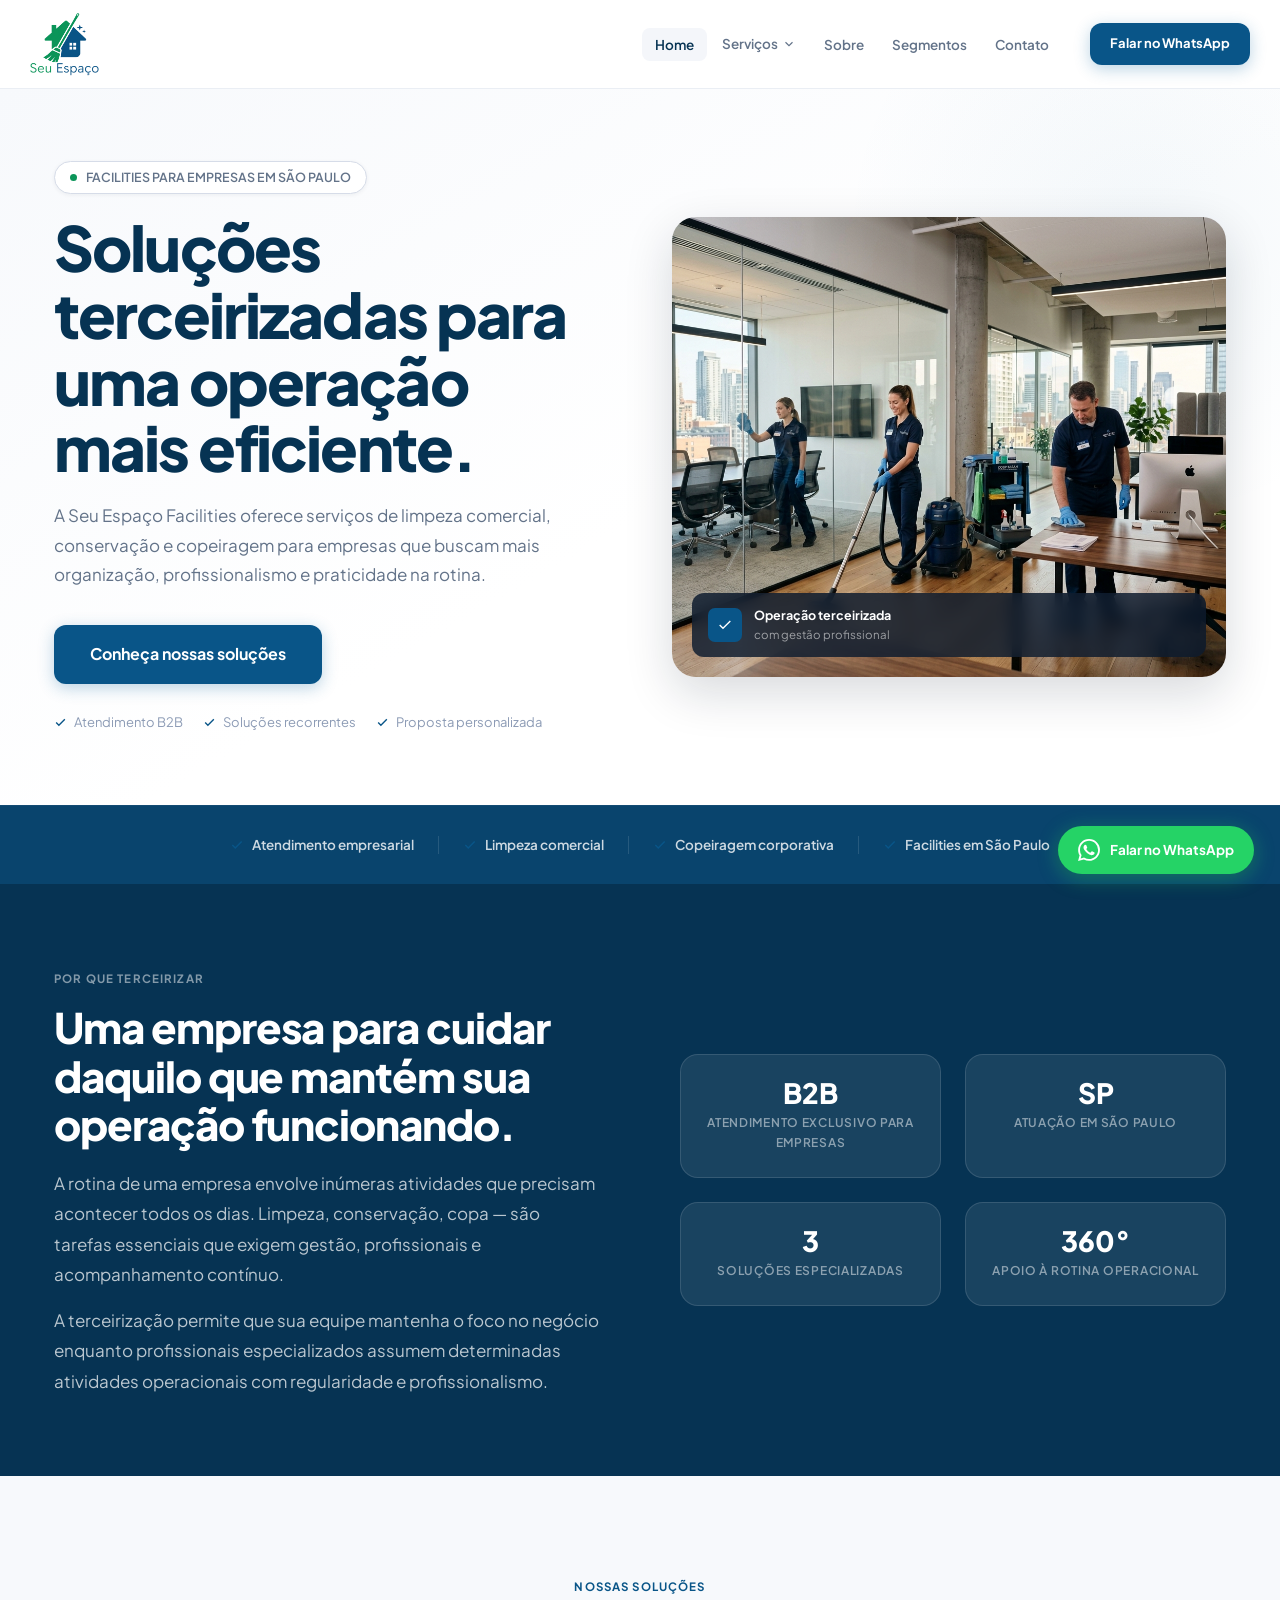
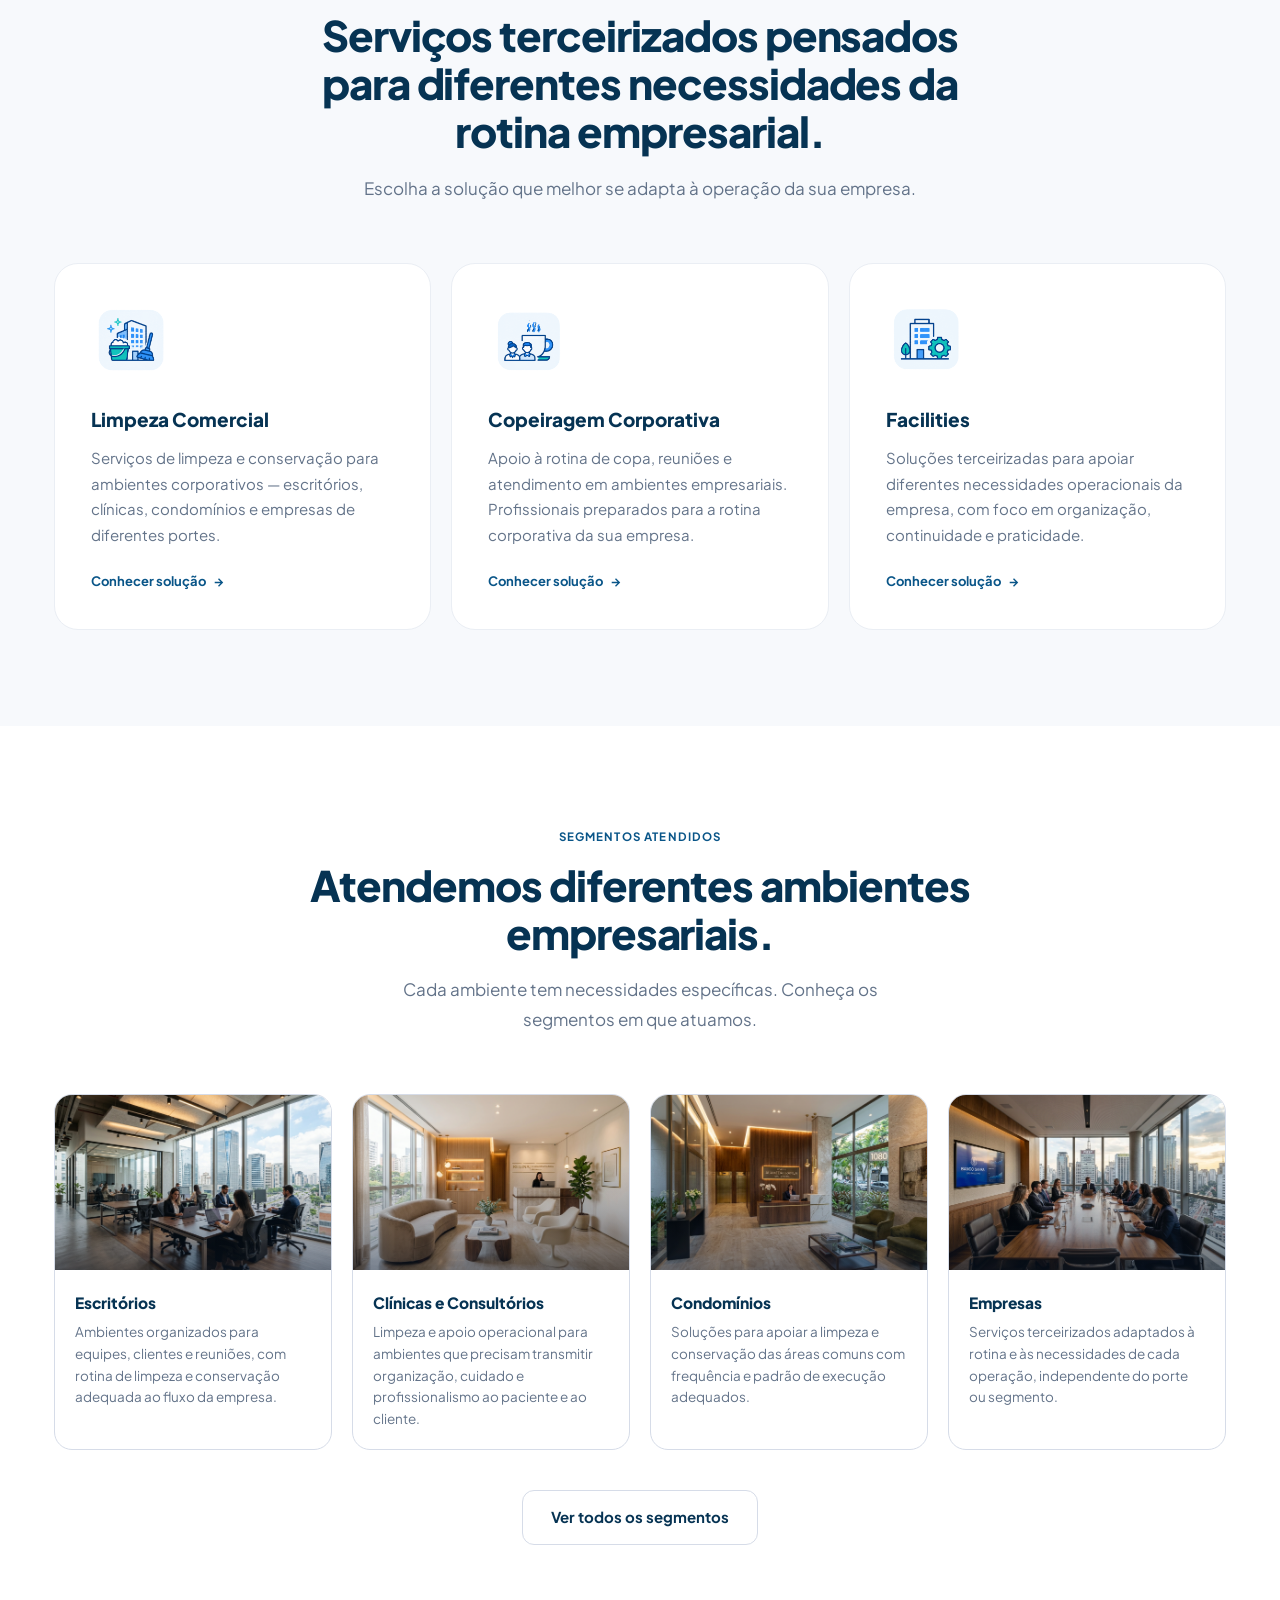
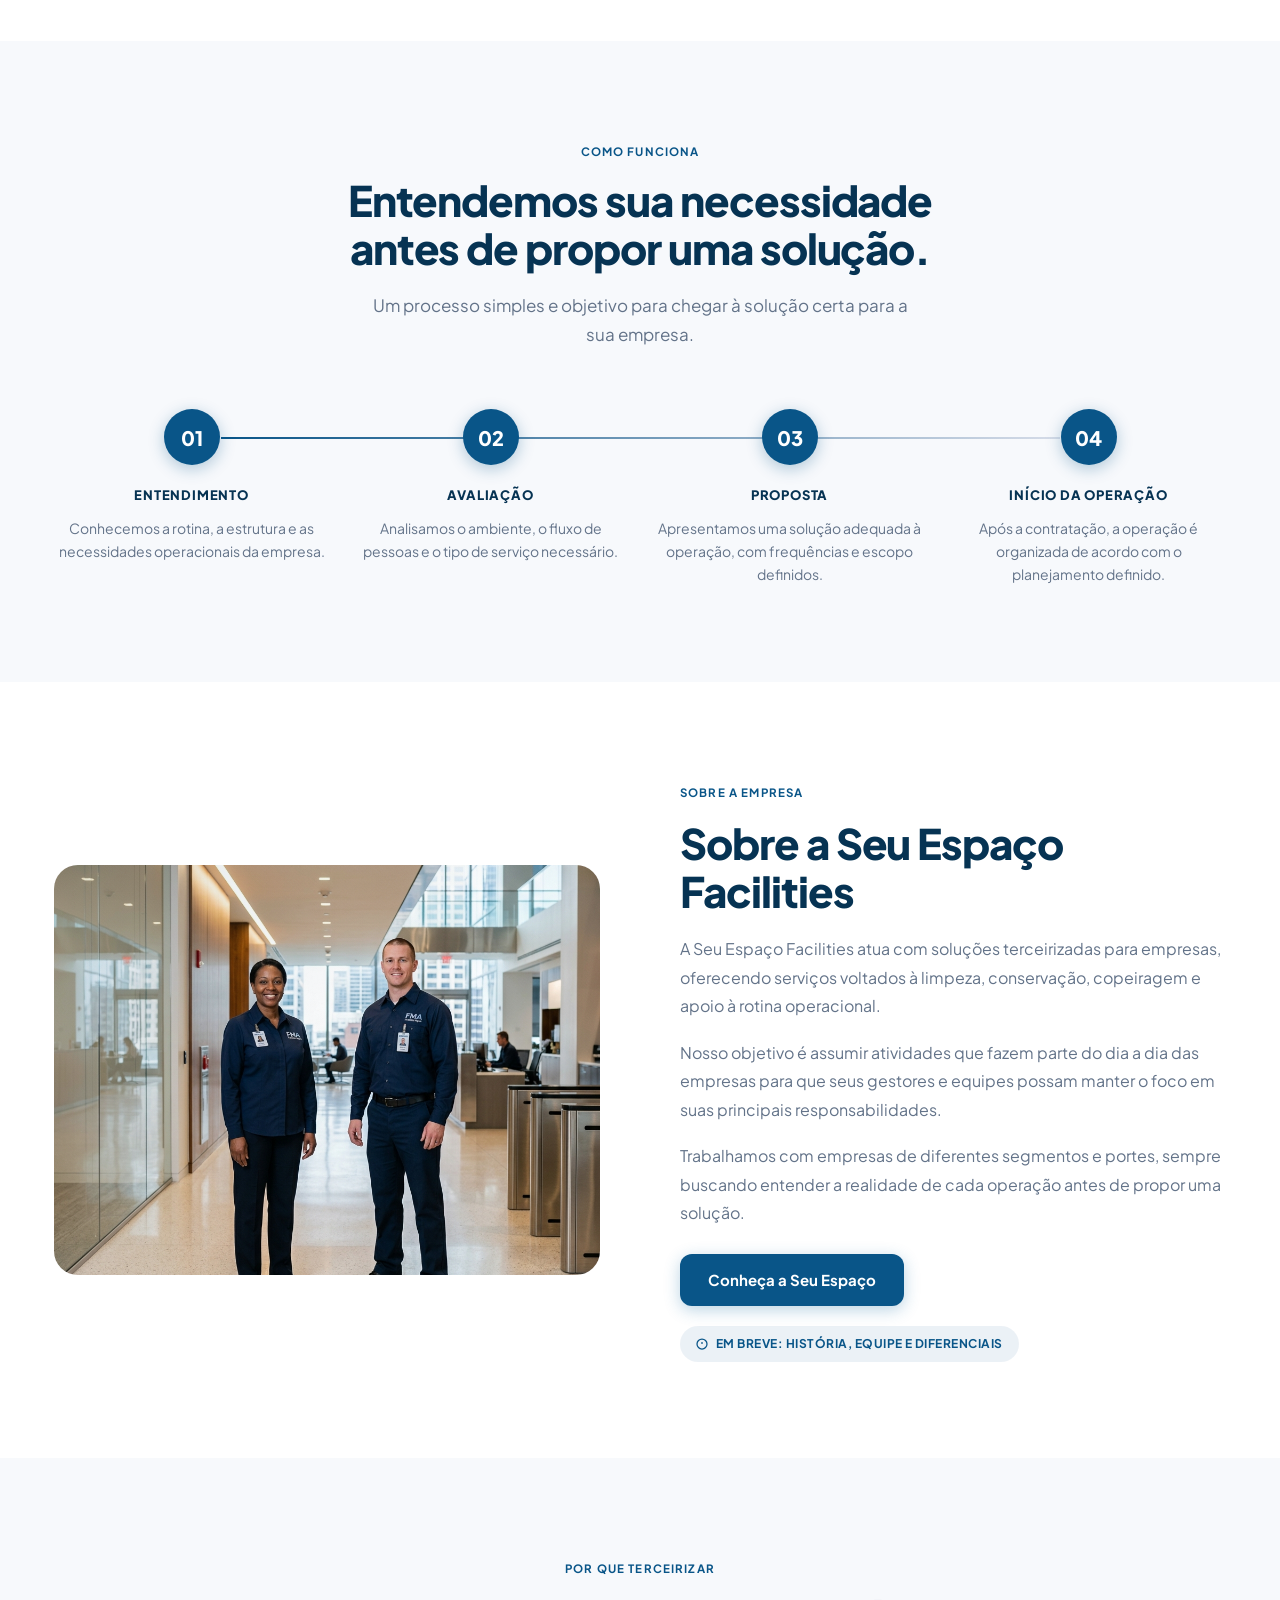
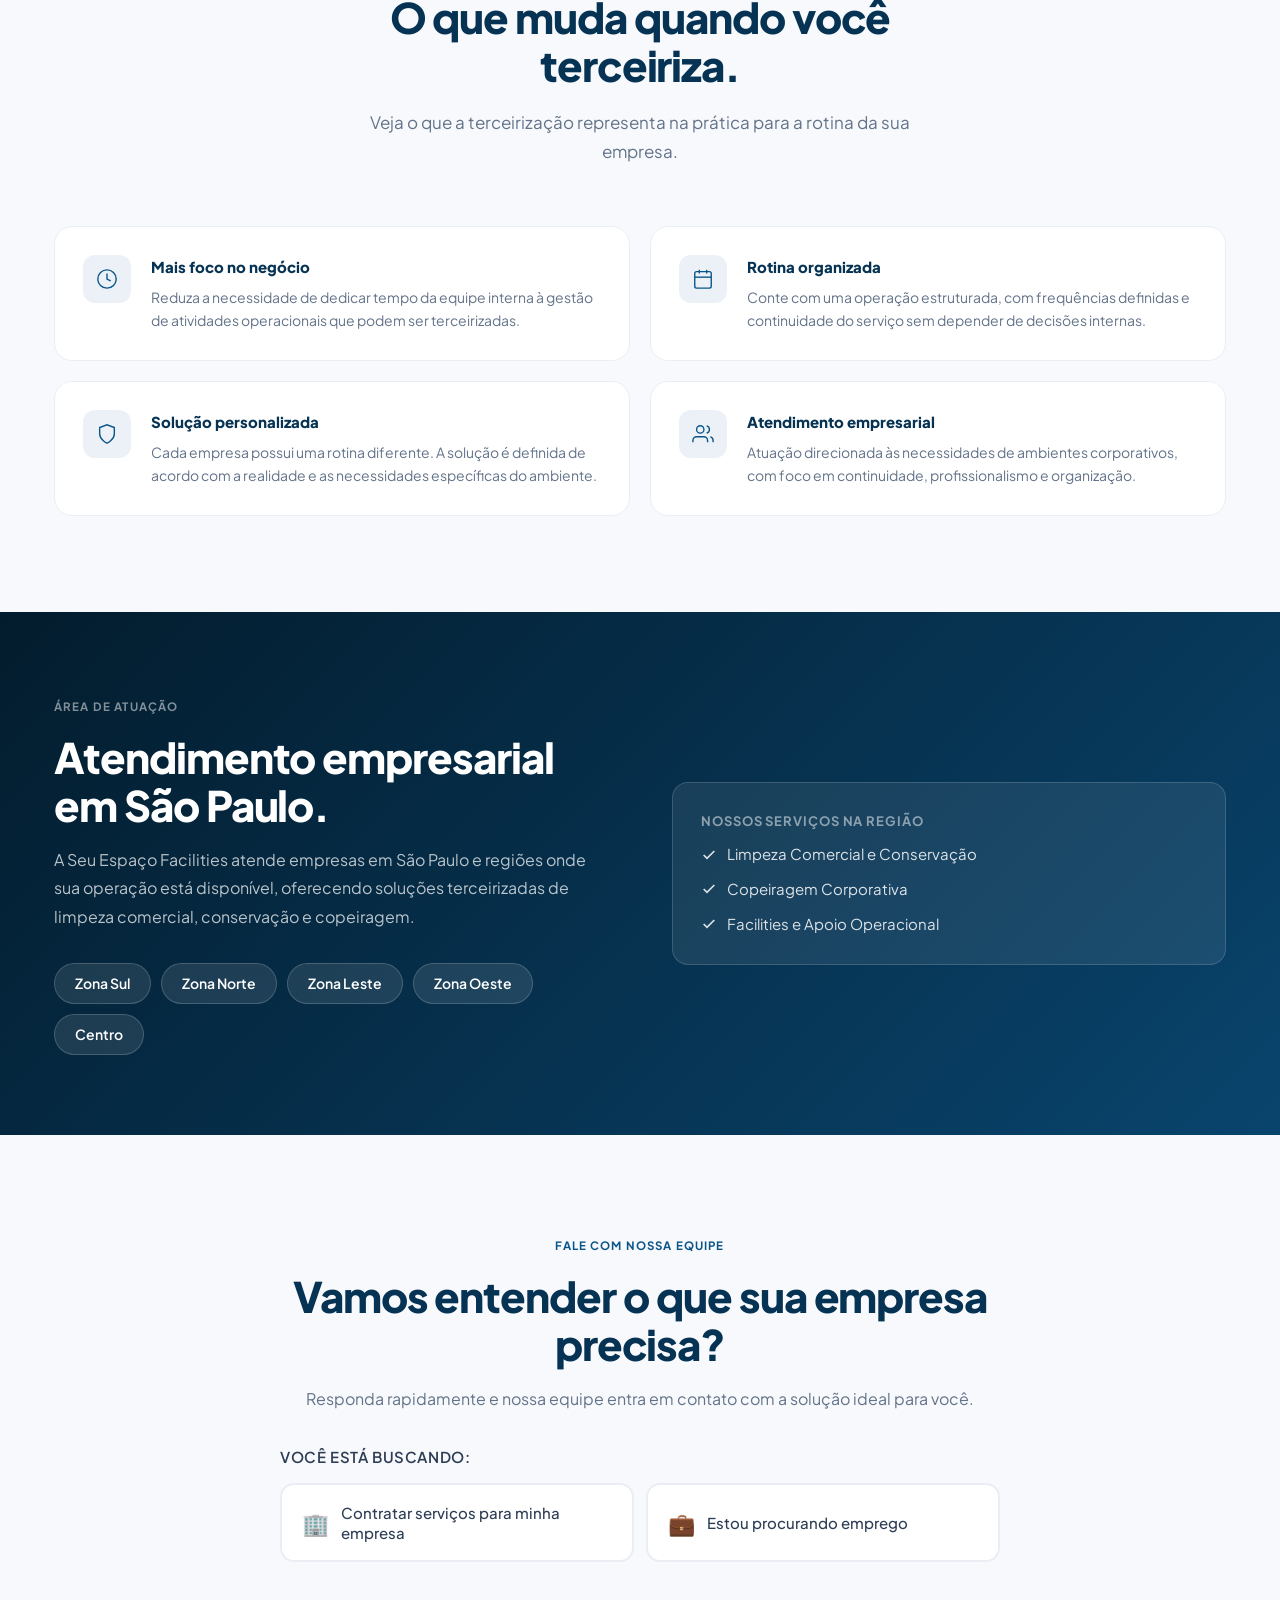
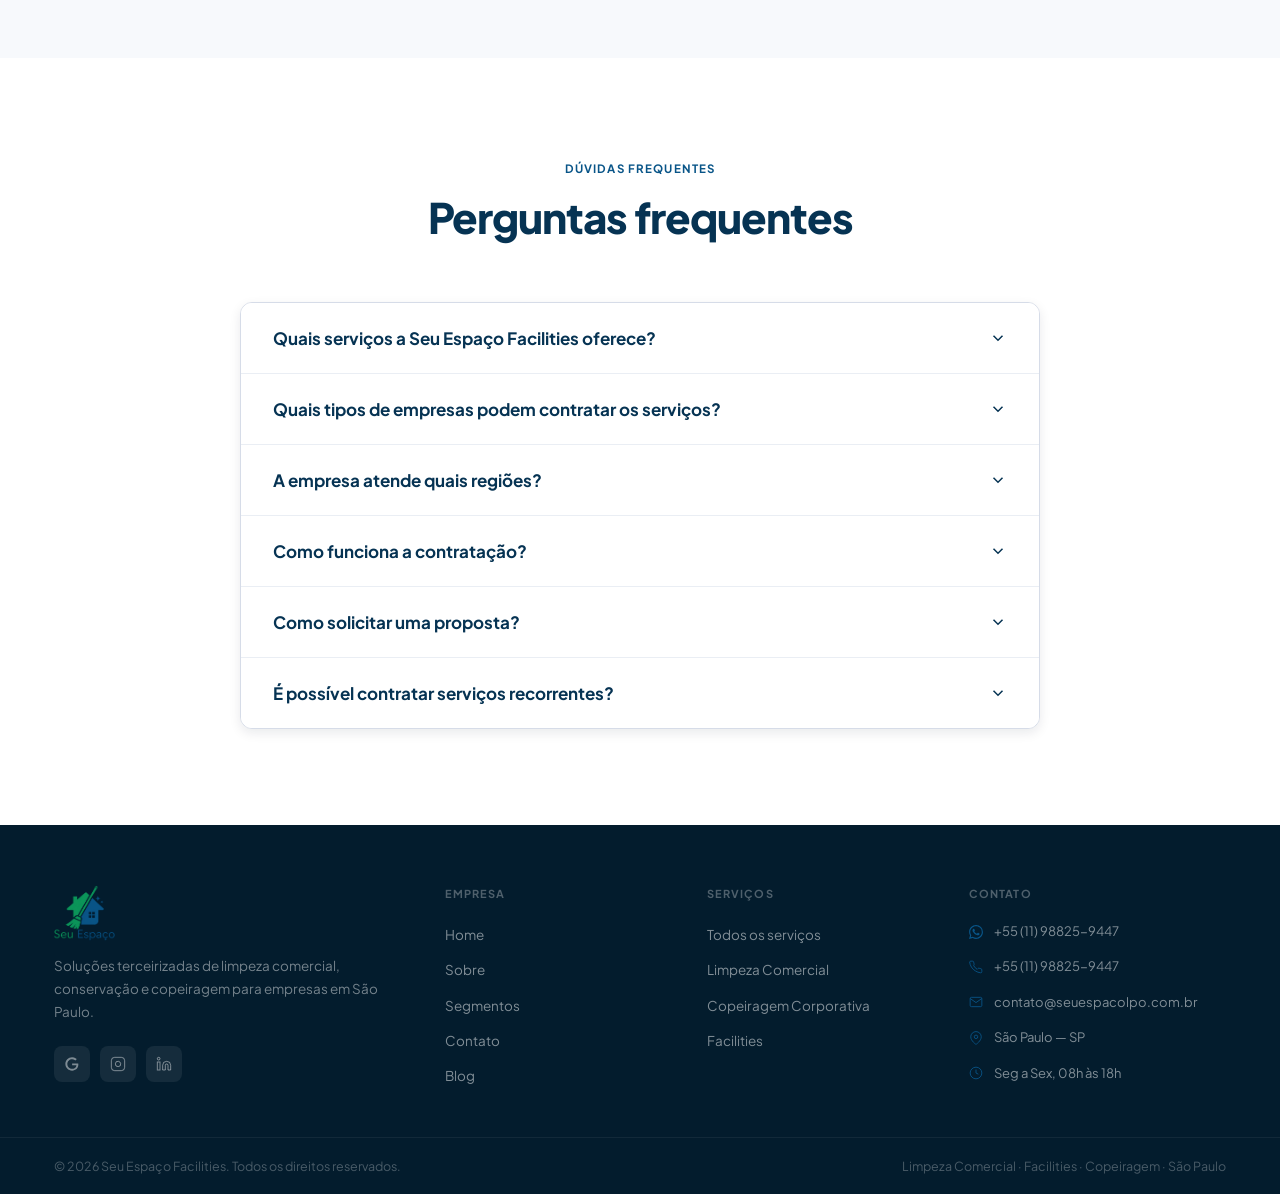
<file: index.html>
<!DOCTYPE html>
<html lang="pt-BR">
<head>
  <meta charset="UTF-8" />
  <meta name="viewport" content="width=device-width, initial-scale=1.0" />
  <title>Facilities para Empresas em São Paulo | Seu Espaço</title>
  <meta name="description" content="Soluções terceirizadas de limpeza comercial, conservação e copeiragem para empresas em São Paulo. Conheça a Seu Espaço Facilities." />
  <meta name="robots" content="index, follow" />
  <link rel="canonical" href="https://www.seuespaco.com.br/" />

  <!-- Open Graph -->
  <meta property="og:type" content="website" />
  <meta property="og:url" content="https://www.seuespaco.com.br/" />
  <meta property="og:title" content="Facilities para Empresas em São Paulo | Seu Espaço" />
  <meta property="og:description" content="Soluções terceirizadas de limpeza comercial, conservação e copeiragem para empresas em São Paulo." />
  <meta property="og:image" content="https://www.seuespaco.com.br/images/facilities-empresas-sao-paulo.jpg" />
  <!-- Twitter Card -->
  <meta name="twitter:card" content="summary_large_image" />
  <meta name="twitter:title" content="Facilities para Empresas em São Paulo | Seu Espaço" />
  <meta name="twitter:description" content="Soluções terceirizadas de limpeza comercial, conservação e copeiragem para empresas em São Paulo." />

  <link rel="icon" type="image/png" href="/images/favicon.png" />
  <link rel="preconnect" href="https://fonts.googleapis.com" />
  <link rel="preconnect" href="https://fonts.gstatic.com" crossorigin />
  <link href="https://fonts.googleapis.com/css2?family=Plus+Jakarta+Sans:wght@400;500;600;700;800&display=swap" rel="stylesheet" />
  <link rel="stylesheet" href="/style.css?v=2" />

  <!-- Meta Pixel -->
  <script>
  !function(f,b,e,v,n,t,s)
  {if(f.fbq)return;n=f.fbq=function(){n.callMethod?
  n.callMethod.apply(n,arguments):n.queue.push(arguments)};
  if(!f._fbq)f._fbq=n;n.push=n;n.loaded=!0;n.version='2.0';
  n.queue=[];t=b.createElement(e);t.async=!0;
  t.src=v;s=b.getElementsByTagName(e)[0];
  s.parentNode.insertBefore(t,s)}(window, document,'script',
  'https://connect.facebook.net/en_US/fbevents.js');
  fbq('init', '850093298071051');
  fbq('track', 'PageView');
  </script>
  <noscript><img height="1" width="1" style="display:none"
  src="https://www.facebook.com/tr?id=850093298071051&ev=PageView&noscript=1"
  /></noscript>

  <!-- JSON-LD Structured Data -->
  <script type="application/ld+json">
  {
    "@context": "https://schema.org",
    "@graph": [
      {
        "@type": "Organization",
        "@id": "https://www.seuespaco.com.br/#organization",
        "name": "Seu Espaço Facilities",
        "url": "https://www.seuespaco.com.br/",
        "logo": {
          "@type": "ImageObject",
          "url": "https://www.seuespaco.com.br/images/logo.png"
        },
        "contactPoint": {
          "@type": "ContactPoint",
          "telephone": "+55-11-98825-9447",
          "contactType": "customer service",
          "areaServed": "BR",
          "availableLanguage": "Portuguese"
        },
        "areaServed": {
          "@type": "City",
          "name": "São Paulo"
        },
        "description": "Soluções terceirizadas de limpeza comercial, conservação e copeiragem para empresas em São Paulo."
      },
      {
        "@type": "WebSite",
        "@id": "https://www.seuespaco.com.br/#website",
        "url": "https://www.seuespaco.com.br/",
        "name": "Seu Espaço Facilities",
        "publisher": { "@id": "https://www.seuespaco.com.br/#organization" }
      },
      {
        "@type": "WebPage",
        "@id": "https://www.seuespaco.com.br/#webpage",
        "url": "https://www.seuespaco.com.br/",
        "name": "Facilities para Empresas em São Paulo | Seu Espaço",
        "description": "Soluções terceirizadas de limpeza comercial, conservação e copeiragem para empresas em São Paulo.",
        "isPartOf": { "@id": "https://www.seuespaco.com.br/#website" }
      }
    ]
  }
  </script>
</head>
<body>

  <!-- HEADER INSTITUCIONAL -->
  <header class="site-header" id="site-header" role="banner">
    <div class="container header-inner">
      <a href="/" class="logo" aria-label="Seu Espaço Facilities — Página inicial">
        <img src="/images/logo.png" alt="Seu Espaço Facilities" style="height:64px;width:auto;" />
      </a>
      <nav class="nav" role="navigation" aria-label="Navegação principal">
        <ul class="nav-list">
          <li><a href="/" class="nav-a nav-active">Home</a></li>
          <li class="has-dropdown">
            <a href="/servicos/" class="nav-a nav-a--has-dropdown">
              Serviços
              <svg width="14" height="14" viewBox="0 0 24 24" fill="none" stroke="currentColor" stroke-width="2" aria-hidden="true"><polyline points="6 9 12 15 18 9"/></svg>
            </a>
            <div class="nav-dropdown" role="menu">
              <a href="/servicos/limpeza-comercial/" class="dropdown-item" role="menuitem">
                <span class="dropdown-item-icon">
                  <svg width="18" height="18" viewBox="0 0 24 24" fill="none" stroke="currentColor" stroke-width="1.5" aria-hidden="true"><path d="M3 9l9-7 9 7v11a2 2 0 01-2 2H5a2 2 0 01-2-2z"/><polyline points="9 22 9 12 15 12 15 22"/></svg>
                </span>
                <span>
                  <strong>Limpeza Comercial</strong>
                  <small>Para escritórios, clínicas e empresas</small>
                </span>
              </a>
              <a href="/servicos/copeiragem/" class="dropdown-item" role="menuitem">
                <span class="dropdown-item-icon">
                  <svg width="18" height="18" viewBox="0 0 24 24" fill="none" stroke="currentColor" stroke-width="1.5" aria-hidden="true"><path d="M18 8h1a4 4 0 010 8h-1M2 8h16v9a4 4 0 01-4 4H6a4 4 0 01-4-4V8zM6 1v3M10 1v3M14 1v3"/></svg>
                </span>
                <span>
                  <strong>Copeiragem Corporativa</strong>
                  <small>Apoio à copa, reuniões e atendimento</small>
                </span>
              </a>
              <a href="/servicos/facilities/" class="dropdown-item" role="menuitem">
                <span class="dropdown-item-icon">
                  <svg width="18" height="18" viewBox="0 0 24 24" fill="none" stroke="currentColor" stroke-width="1.5" aria-hidden="true"><rect x="2" y="7" width="20" height="14" rx="2"/><path d="M16 21V5a2 2 0 00-2-2h-4a2 2 0 00-2 2v16"/></svg>
                </span>
                <span>
                  <strong>Facilities</strong>
                  <small>Soluções operacionais integradas</small>
                </span>
              </a>
            </div>
          </li>
          <li><a href="/sobre/" class="nav-a">Sobre</a></li>
          <li><a href="/segmentos/" class="nav-a">Segmentos</a></li>
          <li><a href="/contato/" class="nav-a">Contato</a></li>
        </ul>
      </nav>
      <a href="https://wa.me/5511988259447?text=Ol%C3%A1%21+Gostaria+de+conhecer+as+solu%C3%A7%C3%B5es+da+Seu+Espa%C3%A7o+Facilities+para+minha+empresa." class="btn btn-primary btn-sm header-cta" id="cta-header-wa" data-track="whatsapp" data-loc="header" target="_blank" rel="noopener noreferrer">
        Falar no WhatsApp
      </a>
      <button class="hamburger" id="hamburger-btn" aria-label="Abrir menu" aria-expanded="false">
        <span class="hbar"></span><span class="hbar"></span><span class="hbar"></span>
      </button>
    </div>
    <nav class="mobile-menu" id="mobile-menu" role="navigation" aria-label="Menu mobile" aria-hidden="true">
      <ul>
        <li><a href="/" class="mob-a">Home</a></li>
        <li>
          <button class="mob-a mob-sub-toggle" aria-expanded="false">
            Serviços
            <svg class="mob-sub-chevron" width="14" height="14" viewBox="0 0 24 24" fill="none" stroke="currentColor" stroke-width="2" aria-hidden="true" style="transition:transform .2s"><polyline points="6 9 12 15 18 9"/></svg>
          </button>
          <ul class="mob-submenu" aria-label="Submenu Serviços">
            <li><a href="/servicos/" class="mob-sub-a">Todos os Serviços</a></li>
            <li><a href="/servicos/limpeza-comercial/" class="mob-sub-a">Limpeza Comercial</a></li>
            <li><a href="/servicos/copeiragem/" class="mob-sub-a">Copeiragem Corporativa</a></li>
            <li><a href="/servicos/facilities/" class="mob-sub-a">Facilities</a></li>
          </ul>
        </li>
        <li><a href="/sobre/" class="mob-a">Sobre</a></li>
        <li><a href="/segmentos/" class="mob-a">Segmentos</a></li>
        <li><a href="/contato/" class="mob-a">Contato</a></li>
      </ul>
      <a href="https://wa.me/5511988259447?text=Ol%C3%A1%21+Gostaria+de+conhecer+as+solu%C3%A7%C3%B5es+da+Seu+Espa%C3%A7o+Facilities+para+minha+empresa." class="btn btn-primary mob-cta btn-full" data-track="whatsapp" data-loc="mobile_menu" target="_blank" rel="noopener noreferrer">
        Falar no WhatsApp
      </a>
    </nav>
  </header>

  <main>

    <!-- SEÇÃO 1 — HERO -->
    <section class="home-hero" id="inicio" aria-label="Apresentação">
      <div class="container home-hero-inner">
        <div class="fade-up">
          <div class="hero-badge" style="margin-bottom:20px;">
            <span class="badge-dot" aria-hidden="true"></span>
            FACILITIES PARA EMPRESAS EM SÃO PAULO
          </div>
          <h1 class="display" style="margin-bottom:20px;">
            Soluções terceirizadas para uma operação mais eficiente.
          </h1>
          <p class="subtitle" style="margin-bottom:36px;max-width:560px;">
            A Seu Espaço Facilities oferece serviços de limpeza comercial, conservação e copeiragem para empresas que buscam mais organização, profissionalismo e praticidade na rotina.
          </p>
          <div class="hero-img-mobile">
            <img src="/images/facilities-empresas-sao-paulo.jpg" class="hero-img" alt="Ambiente corporativo profissional com equipe de facilities em São Paulo" width="620" height="460" loading="eager" />
          </div>
          <div class="hero-cta-row">
            <a href="/servicos/" class="btn btn-primary btn-lg" id="cta-hero-servicos">
              Conheça nossas soluções
            </a>
          </div>
          <div class="hero-note" style="margin-top:28px;">
            <span class="hero-note-item">
              <svg width="13" height="13" viewBox="0 0 24 24" fill="none" stroke="currentColor" stroke-width="2.5" aria-hidden="true"><polyline points="20 6 9 17 4 12"/></svg>
              Atendimento B2B
            </span>
            <span class="hero-note-item">
              <svg width="13" height="13" viewBox="0 0 24 24" fill="none" stroke="currentColor" stroke-width="2.5" aria-hidden="true"><polyline points="20 6 9 17 4 12"/></svg>
              Soluções recorrentes
            </span>
            <span class="hero-note-item">
              <svg width="13" height="13" viewBox="0 0 24 24" fill="none" stroke="currentColor" stroke-width="2.5" aria-hidden="true"><polyline points="20 6 9 17 4 12"/></svg>
              Proposta personalizada
            </span>
          </div>
        </div>
        <div class="hero-img-wrap fade-right hero-img-desktop">
          <div class="hero-img-container">
            <img src="/images/facilities-empresas-sao-paulo.jpg" class="hero-img" alt="Ambiente corporativo profissional com equipe de facilities em São Paulo" width="620" height="460" loading="eager" />
            <div class="hero-img-chip" aria-hidden="true">
              <div class="chip-icon">
                <svg width="16" height="16" viewBox="0 0 24 24" fill="none" stroke="#fff" stroke-width="2"><polyline points="20 6 9 17 4 12"/></svg>
              </div>
              <div>
                <span class="chip-title">Operação terceirizada</span>
                <span class="chip-sub">com gestão profissional</span>
              </div>
            </div>
          </div>
        </div>
      </div>
    </section>

    <!-- TRUST BAR -->
    <div class="trust-bar" aria-label="Diferenciais">
      <div class="trust-bar-inner">
        <div class="trust-i">
          <svg width="14" height="14" viewBox="0 0 24 24" fill="none" stroke="currentColor" stroke-width="2.5" aria-hidden="true"><polyline points="20 6 9 17 4 12"/></svg>
          Atendimento empresarial
        </div>
        <div class="trust-sep" aria-hidden="true"></div>
        <div class="trust-i">
          <svg width="14" height="14" viewBox="0 0 24 24" fill="none" stroke="currentColor" stroke-width="2.5" aria-hidden="true"><polyline points="20 6 9 17 4 12"/></svg>
          Limpeza comercial
        </div>
        <div class="trust-sep" aria-hidden="true"></div>
        <div class="trust-i">
          <svg width="14" height="14" viewBox="0 0 24 24" fill="none" stroke="currentColor" stroke-width="2.5" aria-hidden="true"><polyline points="20 6 9 17 4 12"/></svg>
          Copeiragem corporativa
        </div>
        <div class="trust-sep" aria-hidden="true"></div>
        <div class="trust-i">
          <svg width="14" height="14" viewBox="0 0 24 24" fill="none" stroke="currentColor" stroke-width="2.5" aria-hidden="true"><polyline points="20 6 9 17 4 12"/></svg>
          Facilities em São Paulo
        </div>
      </div>
    </div>

    <!-- SEÇÃO 2 — INTRO -->
    <section class="intro-section" aria-labelledby="intro-title">
      <div class="container intro-inner">
        <div class="intro-text fade-left">
          <span class="label label--light">Por que terceirizar</span>
          <h2 class="title title--light" id="intro-title">
            Uma empresa para cuidar daquilo que mantém sua operação funcionando.
          </h2>
          <p>
            A rotina de uma empresa envolve inúmeras atividades que precisam acontecer todos os dias. Limpeza, conservação, copa — são tarefas essenciais que exigem gestão, profissionais e acompanhamento contínuo.
          </p>
          <p>
            A terceirização permite que sua equipe mantenha o foco no negócio enquanto profissionais especializados assumem determinadas atividades operacionais com regularidade e profissionalismo.
          </p>
        </div>
        <div class="intro-stats fade-right">
          <div class="intro-stat">
            <div class="intro-stat-val">B2B</div>
            <div class="intro-stat-label">Atendimento exclusivo para empresas</div>
          </div>
          <div class="intro-stat">
            <div class="intro-stat-val">SP</div>
            <div class="intro-stat-label">Atuação em São Paulo</div>
          </div>
          <div class="intro-stat">
            <div class="intro-stat-val">3</div>
            <div class="intro-stat-label">Soluções especializadas</div>
          </div>
          <div class="intro-stat">
            <div class="intro-stat-val">360°</div>
            <div class="intro-stat-label">Apoio à rotina operacional</div>
          </div>
        </div>
      </div>
    </section>

    <!-- SEÇÃO 3 — SERVIÇOS -->
    <section class="section-pad bg-off" id="servicos" aria-labelledby="servicos-title">
      <div class="container">
        <div class="section-head fade-up">
          <span class="label">Nossas soluções</span>
          <h2 class="title" id="servicos-title">Serviços terceirizados pensados para diferentes necessidades da rotina empresarial.</h2>
          <p class="subtitle subtitle--center">Escolha a solução que melhor se adapta à operação da sua empresa.</p>
        </div>
        <div class="cards-3">
          <div class="svc-card fade-up">
            <div class="svc-card-icon" aria-hidden="true">
              <img src="/images/Limpeza Comercial (1).png" alt="Ícone Limpeza Comercial" />
            </div>
            <h3 class="svc-card-title">Limpeza Comercial</h3>
            <p class="svc-card-text">Serviços de limpeza e conservação para ambientes corporativos — escritórios, clínicas, condomínios e empresas de diferentes portes.</p>
            <a href="/servicos/limpeza-comercial/" class="svc-card-link" id="cta-svc-limpeza">
              Conhecer solução
              <svg width="13" height="13" viewBox="0 0 24 24" fill="none" stroke="currentColor" stroke-width="2.5" aria-hidden="true"><path d="M5 12h14M12 5l7 7-7 7"/></svg>
            </a>
          </div>
          <div class="svc-card fade-up">
            <div class="svc-card-icon" aria-hidden="true">
              <img src="/images/Copeiragem Corporativa (1).png" alt="Ícone Copeiragem Corporativa" />
            </div>
            <h3 class="svc-card-title">Copeiragem Corporativa</h3>
            <p class="svc-card-text">Apoio à rotina de copa, reuniões e atendimento em ambientes empresariais. Profissionais preparados para a rotina corporativa da sua empresa.</p>
            <a href="/servicos/copeiragem/" class="svc-card-link" id="cta-svc-copeiragem">
              Conhecer solução
              <svg width="13" height="13" viewBox="0 0 24 24" fill="none" stroke="currentColor" stroke-width="2.5" aria-hidden="true"><path d="M5 12h14M12 5l7 7-7 7"/></svg>
            </a>
          </div>
          <div class="svc-card fade-up">
            <div class="svc-card-icon" aria-hidden="true">
              <img src="/images/Facilities (1).png" alt="Ícone Facilities" />
            </div>
            <h3 class="svc-card-title">Facilities</h3>
            <p class="svc-card-text">Soluções terceirizadas para apoiar diferentes necessidades operacionais da empresa, com foco em organização, continuidade e praticidade.</p>
            <a href="/servicos/facilities/" class="svc-card-link" id="cta-svc-facilities">
              Conhecer solução
              <svg width="13" height="13" viewBox="0 0 24 24" fill="none" stroke="currentColor" stroke-width="2.5" aria-hidden="true"><path d="M5 12h14M12 5l7 7-7 7"/></svg>
            </a>
          </div>
        </div>
      </div>
    </section>

    <!-- SEÇÃO 4 — PARA QUEM -->
    <section class="section-pad bg-white" id="para-quem" aria-labelledby="paraquem-title">
      <div class="container">
        <div class="section-head fade-up">
          <span class="label">Segmentos atendidos</span>
          <h2 class="title" id="paraquem-title">Atendemos diferentes ambientes empresariais.</h2>
          <p class="subtitle subtitle--center">Cada ambiente tem necessidades específicas. Conheça os segmentos em que atuamos.</p>
        </div>
        <div class="seg-grid">
          <div class="seg-card fade-up">
            <div class="seg-img-wrap">
              <img src="/images/office.jpg" alt="Escritório corporativo organizado e limpo em São Paulo" loading="lazy" width="400" height="300" />
              <div class="seg-img-overlay" aria-hidden="true"></div>
            </div>
            <div class="seg-body">
              <h3 class="seg-title">Escritórios</h3>
              <p class="seg-text">Ambientes organizados para equipes, clientes e reuniões, com rotina de limpeza e conservação adequada ao fluxo da empresa.</p>
            </div>
          </div>
          <div class="seg-card fade-up">
            <div class="seg-img-wrap">
              <img src="/images/clinic.jpg" alt="Clínica médica limpa e organizada em São Paulo" loading="lazy" width="400" height="300" />
              <div class="seg-img-overlay" aria-hidden="true"></div>
            </div>
            <div class="seg-body">
              <h3 class="seg-title">Clínicas e Consultórios</h3>
              <p class="seg-text">Limpeza e apoio operacional para ambientes que precisam transmitir organização, cuidado e profissionalismo ao paciente e ao cliente.</p>
            </div>
          </div>
          <div class="seg-card fade-up">
            <div class="seg-img-wrap">
              <img src="/images/condominium.jpg" alt="Condomínio com áreas comuns limpas e conservadas em São Paulo" loading="lazy" width="400" height="300" />
              <div class="seg-img-overlay" aria-hidden="true"></div>
            </div>
            <div class="seg-body">
              <h3 class="seg-title">Condomínios</h3>
              <p class="seg-text">Soluções para apoiar a limpeza e conservação das áreas comuns com frequência e padrão de execução adequados.</p>
            </div>
          </div>
          <div class="seg-card fade-up">
            <div class="seg-img-wrap">
              <img src="/images/corporate.jpg" alt="Sede corporativa com ambiente limpo e profissional em São Paulo" loading="lazy" width="400" height="300" />
              <div class="seg-img-overlay" aria-hidden="true"></div>
            </div>
            <div class="seg-body">
              <h3 class="seg-title">Empresas</h3>
              <p class="seg-text">Serviços terceirizados adaptados à rotina e às necessidades de cada operação, independente do porte ou segmento.</p>
            </div>
          </div>
        </div>
        <div style="text-align:center;margin-top:40px;">
          <a href="/segmentos/" class="btn btn-ghost" id="cta-ver-segmentos">Ver todos os segmentos</a>
        </div>
      </div>
    </section>

    <!-- SEÇÃO 5 — COMO FUNCIONA -->
    <section class="section-pad bg-off" aria-labelledby="como-title">
      <div class="container">
        <div class="section-head fade-up">
          <span class="label">Como funciona</span>
          <h2 class="title" id="como-title">Entendemos sua necessidade antes de propor uma solução.</h2>
          <p class="subtitle subtitle--center">Um processo simples e objetivo para chegar à solução certa para a sua empresa.</p>
        </div>
        <div class="steps-grid">
          <div class="step-item fade-up">
            <div class="step-num">01</div>
            <h3 class="step-title">Entendimento</h3>
            <p class="step-text">Conhecemos a rotina, a estrutura e as necessidades operacionais da empresa.</p>
          </div>
          <div class="step-item fade-up">
            <div class="step-num">02</div>
            <h3 class="step-title">Avaliação</h3>
            <p class="step-text">Analisamos o ambiente, o fluxo de pessoas e o tipo de serviço necessário.</p>
          </div>
          <div class="step-item fade-up">
            <div class="step-num">03</div>
            <h3 class="step-title">Proposta</h3>
            <p class="step-text">Apresentamos uma solução adequada à operação, com frequências e escopo definidos.</p>
          </div>
          <div class="step-item fade-up">
            <div class="step-num">04</div>
            <h3 class="step-title">Início da Operação</h3>
            <p class="step-text">Após a contratação, a operação é organizada de acordo com o planejamento definido.</p>
          </div>
        </div>
      </div>
    </section>

    <!-- SEÇÃO 6 — SOBRE (prévia) -->
    <section class="section-pad bg-white" aria-labelledby="sobre-prev-title">
      <div class="container">
        <div class="about-preview-grid">
          <div class="about-preview-img fade-left">
            <img src="/images/differentials.jpg" alt="Equipe profissional da Seu Espaço Facilities em ambiente corporativo" loading="lazy" width="600" height="450" />
          </div>
          <div class="about-preview-content fade-right">
            <span class="label">Sobre a empresa</span>
            <h2 class="title" id="sobre-prev-title">Sobre a Seu Espaço Facilities</h2>
            <p>
              A Seu Espaço Facilities atua com soluções terceirizadas para empresas, oferecendo serviços voltados à limpeza, conservação, copeiragem e apoio à rotina operacional.
            </p>
            <p>
              Nosso objetivo é assumir atividades que fazem parte do dia a dia das empresas para que seus gestores e equipes possam manter o foco em suas principais responsabilidades.
            </p>
            <p>
              Trabalhamos com empresas de diferentes segmentos e portes, sempre buscando entender a realidade de cada operação antes de propor uma solução.
            </p>
            <a href="/sobre/" class="btn btn-primary" id="cta-sobre">Conheça a Seu Espaço</a>
            <div>
              <span class="about-placeholder-note">
                <svg width="12" height="12" viewBox="0 0 24 24" fill="none" stroke="currentColor" stroke-width="2.5" aria-hidden="true"><circle cx="12" cy="12" r="10"/><line x1="12" y1="8" x2="12" y2="12"/><line x1="12" y1="16" x2="12.01" y2="16"/></svg>
                Em breve: história, equipe e diferenciais
              </span>
            </div>
          </div>
        </div>
      </div>
    </section>

    <!-- SEÇÃO 7 — DIFERENCIAIS -->
    <section class="section-pad bg-off" aria-labelledby="dif-title">
      <div class="container">
        <div class="section-head fade-up">
          <span class="label">Por que terceirizar</span>
          <h2 class="title" id="dif-title">O que muda quando você terceiriza.</h2>
          <p class="subtitle subtitle--center">Veja o que a terceirização representa na prática para a rotina da sua empresa.</p>
        </div>
        <div class="diff-grid">
          <div class="diff-card fade-up">
            <div class="diff-icon" aria-hidden="true">
              <svg width="22" height="22" viewBox="0 0 24 24" fill="none" stroke="currentColor" stroke-width="1.5"><circle cx="12" cy="12" r="10"/><polyline points="12 6 12 12 16 14"/></svg>
            </div>
            <div>
              <h3 class="diff-title">Mais foco no negócio</h3>
              <p class="diff-text">Reduza a necessidade de dedicar tempo da equipe interna à gestão de atividades operacionais que podem ser terceirizadas.</p>
            </div>
          </div>
          <div class="diff-card fade-up">
            <div class="diff-icon" aria-hidden="true">
              <svg width="22" height="22" viewBox="0 0 24 24" fill="none" stroke="currentColor" stroke-width="1.5"><rect x="3" y="4" width="18" height="18" rx="2"/><line x1="16" y1="2" x2="16" y2="6"/><line x1="8" y1="2" x2="8" y2="6"/><line x1="3" y1="10" x2="21" y2="10"/></svg>
            </div>
            <div>
              <h3 class="diff-title">Rotina organizada</h3>
              <p class="diff-text">Conte com uma operação estruturada, com frequências definidas e continuidade do serviço sem depender de decisões internas.</p>
            </div>
          </div>
          <div class="diff-card fade-up">
            <div class="diff-icon" aria-hidden="true">
              <svg width="22" height="22" viewBox="0 0 24 24" fill="none" stroke="currentColor" stroke-width="1.5"><path d="M12 22s8-4 8-10V5l-8-3-8 3v7c0 6 8 10 8 10z"/></svg>
            </div>
            <div>
              <h3 class="diff-title">Solução personalizada</h3>
              <p class="diff-text">Cada empresa possui uma rotina diferente. A solução é definida de acordo com a realidade e as necessidades específicas do ambiente.</p>
            </div>
          </div>
          <div class="diff-card fade-up">
            <div class="diff-icon" aria-hidden="true">
              <svg width="22" height="22" viewBox="0 0 24 24" fill="none" stroke="currentColor" stroke-width="1.5"><path d="M17 21v-2a4 4 0 00-4-4H5a4 4 0 00-4 4v2"/><circle cx="9" cy="7" r="4"/><path d="M23 21v-2a4 4 0 00-3-3.87M16 3.13a4 4 0 010 7.75"/></svg>
            </div>
            <div>
              <h3 class="diff-title">Atendimento empresarial</h3>
              <p class="diff-text">Atuação direcionada às necessidades de ambientes corporativos, com foco em continuidade, profissionalismo e organização.</p>
            </div>
          </div>
        </div>
      </div>
    </section>

    <!-- SEÇÃO 8 — REGIÃO -->
    <section class="region-section" aria-labelledby="regiao-title">
      <div class="container region-inner">
        <div class="region-text fade-left">
          <span class="label label--light">Área de atuação</span>
          <h2 class="title title--light" id="regiao-title">Atendimento empresarial em São Paulo.</h2>
          <p>
            A Seu Espaço Facilities atende empresas em São Paulo e regiões onde sua operação está disponível, oferecendo soluções terceirizadas de limpeza comercial, conservação e copeiragem.
          </p>
          <div class="region-cities">
            <span class="region-city">Zona Sul</span>
            <span class="region-city">Zona Norte</span>
            <span class="region-city">Zona Leste</span>
            <span class="region-city">Zona Oeste</span>
            <span class="region-city">Centro</span>
          </div>
        </div>
        <div class="fade-right" style="display:flex;flex-direction:column;gap:16px;">
          <div style="background:rgba(255,255,255,.08);border:1px solid rgba(255,255,255,.15);border-radius:16px;padding:28px;">
            <div style="font-size:13px;font-weight:700;text-transform:uppercase;letter-spacing:.07em;color:rgba(255,255,255,.5);margin-bottom:10px;">Nossos serviços na região</div>
            <div style="display:flex;flex-direction:column;gap:10px;">
              <div style="display:flex;align-items:center;gap:10px;color:rgba(255,255,255,.85);font-size:15px;">
                <svg width="16" height="16" viewBox="0 0 24 24" fill="none" stroke="currentColor" stroke-width="2.5" aria-hidden="true"><polyline points="20 6 9 17 4 12"/></svg>
                Limpeza Comercial e Conservação
              </div>
              <div style="display:flex;align-items:center;gap:10px;color:rgba(255,255,255,.85);font-size:15px;">
                <svg width="16" height="16" viewBox="0 0 24 24" fill="none" stroke="currentColor" stroke-width="2.5" aria-hidden="true"><polyline points="20 6 9 17 4 12"/></svg>
                Copeiragem Corporativa
              </div>
              <div style="display:flex;align-items:center;gap:10px;color:rgba(255,255,255,.85);font-size:15px;">
                <svg width="16" height="16" viewBox="0 0 24 24" fill="none" stroke="currentColor" stroke-width="2.5" aria-hidden="true"><polyline points="20 6 9 17 4 12"/></svg>
                Facilities e Apoio Operacional
              </div>
            </div>
          </div>
        </div>
      </div>
    </section>

    <!-- SEÇÃO 9 — QUIZ CTA -->
    <section class="inst-cta-section" aria-labelledby="inst-cta-title">
      <div class="inst-cta-inner fade-up">
        <span class="label">Fale com nossa equipe</span>
        <h2 class="title" id="inst-cta-title">Vamos entender o que sua empresa precisa?</h2>
        <p>Responda rapidamente e nossa equipe entra em contato com a solução ideal para você.</p>

        <!-- QUIZ CONTAINER -->
        <div class="quiz-container" id="quiz-cta" role="region" aria-label="Quiz de qualificação">

          <!-- PASSO 1 -->
          <div class="quiz-step" id="quiz-step-1" aria-live="polite">
            <p class="quiz-question">Você está buscando:</p>
            <div class="quiz-options">
              <button class="quiz-option" id="quiz-opt-contratar" data-quiz="step1" data-value="contratar" type="button">
                <span class="quiz-opt-icon">🏢</span>
                <span>Contratar serviços para minha empresa</span>
              </button>
              <button class="quiz-option" id="quiz-opt-emprego" data-quiz="step1" data-value="emprego" type="button">
                <span class="quiz-opt-icon">💼</span>
                <span>Estou procurando emprego</span>
              </button>
            </div>
          </div>

          <!-- PASSO 2 — Qual serviço -->
          <div class="quiz-step quiz-step--hidden" id="quiz-step-2" aria-live="polite">
            <button class="quiz-back" id="quiz-back-2" type="button" aria-label="Voltar">
              <svg width="16" height="16" viewBox="0 0 24 24" fill="none" stroke="currentColor" stroke-width="2.5" aria-hidden="true"><polyline points="15 18 9 12 15 6"/></svg>
              Voltar
            </button>
            <p class="quiz-question">Qual serviço você precisa?</p>
            <div class="quiz-options">
              <button class="quiz-option" id="quiz-opt-limpeza" data-quiz="step2" data-value="limpeza" type="button">
                <span class="quiz-opt-icon">🧹</span>
                <span>Limpeza comercial</span>
              </button>
              <button class="quiz-option" id="quiz-opt-copeiragem" data-quiz="step2" data-value="copeiragem" type="button">
                <span class="quiz-opt-icon">☕</span>
                <span>Copeiragem</span>
              </button>
              <button class="quiz-option" id="quiz-opt-facilities" data-quiz="step2" data-value="facilities" type="button">
                <span class="quiz-opt-icon">🏗️</span>
                <span>Facilities / Terceirização</span>
              </button>
              <button class="quiz-option" id="quiz-opt-outro" data-quiz="step2" data-value="outro" type="button">
                <span class="quiz-opt-icon">💬</span>
                <span>Outro</span>
              </button>
            </div>
          </div>

          <!-- RESULTADO — Não estamos contratando -->
          <div class="quiz-step quiz-step--hidden" id="quiz-step-emprego" aria-live="polite">
            <div class="quiz-result quiz-result--info">
              <div class="quiz-result-icon">😊</div>
              <h3 class="quiz-result-title">Obrigado pelo interesse!</h3>
              <p class="quiz-result-text">No momento <strong>não temos vagas abertas</strong>, mas você pode nos enviar seu currículo para análise futura.</p>
              <a href="mailto:contato@seuespacolpo.com.br?subject=Currículo%20para%20análise" class="btn btn-primary btn-lg" id="quiz-btn-curriculo">
                Enviar currículo por e-mail
              </a>
              <button class="quiz-back quiz-back--center" id="quiz-back-emprego" type="button">
                <svg width="16" height="16" viewBox="0 0 24 24" fill="none" stroke="currentColor" stroke-width="2.5" aria-hidden="true"><polyline points="15 18 9 12 15 6"/></svg>
                Voltar ao início
              </button>
            </div>
          </div>

        </div>
        <!-- / QUIZ CONTAINER -->

      </div>
    </section>

    <!-- SEÇÃO 10 — FAQ -->
    <section class="section-pad bg-white" aria-labelledby="faq-title">
      <div class="container">
        <div class="section-head fade-up">
          <span class="label">Dúvidas frequentes</span>
          <h2 class="title" id="faq-title">Perguntas frequentes</h2>
        </div>
        <div class="faq-list" role="list">
          <div class="faq-item" role="listitem">
            <button class="faq-btn" aria-expanded="false" id="faq-1-btn" aria-controls="faq-1-content">
              Quais serviços a Seu Espaço Facilities oferece?
              <svg class="faq-icon" width="18" height="18" viewBox="0 0 24 24" fill="none" stroke="currentColor" stroke-width="2" aria-hidden="true"><polyline points="6 9 12 15 18 9"/></svg>
            </button>
            <div class="faq-content" id="faq-1-content" role="region" aria-labelledby="faq-1-btn">
              <p class="faq-text">A Seu Espaço Facilities oferece serviços de limpeza comercial e conservação, copeiragem corporativa e soluções de facilities para empresas. Cada serviço pode ser contratado de forma independente ou combinada, de acordo com a necessidade da operação.</p>
            </div>
          </div>
          <div class="faq-item" role="listitem">
            <button class="faq-btn" aria-expanded="false" id="faq-2-btn" aria-controls="faq-2-content">
              Quais tipos de empresas podem contratar os serviços?
              <svg class="faq-icon" width="18" height="18" viewBox="0 0 24 24" fill="none" stroke="currentColor" stroke-width="2" aria-hidden="true"><polyline points="6 9 12 15 18 9"/></svg>
            </button>
            <div class="faq-content" id="faq-2-content" role="region" aria-labelledby="faq-2-btn">
              <p class="faq-text">Atendemos empresas de diferentes segmentos, incluindo escritórios, clínicas, consultórios, condomínios e outros ambientes corporativos. Os serviços são voltados exclusivamente para o atendimento B2B.</p>
            </div>
          </div>
          <div class="faq-item" role="listitem">
            <button class="faq-btn" aria-expanded="false" id="faq-3-btn" aria-controls="faq-3-content">
              A empresa atende quais regiões?
              <svg class="faq-icon" width="18" height="18" viewBox="0 0 24 24" fill="none" stroke="currentColor" stroke-width="2" aria-hidden="true"><polyline points="6 9 12 15 18 9"/></svg>
            </button>
            <div class="faq-content" id="faq-3-content" role="region" aria-labelledby="faq-3-btn">
              <p class="faq-text">Atualmente atendemos empresas em São Paulo. Caso tenha dúvidas sobre a disponibilidade do serviço para a sua região, entre em contato com nossa equipe para verificar a cobertura.</p>
            </div>
          </div>
          <div class="faq-item" role="listitem">
            <button class="faq-btn" aria-expanded="false" id="faq-4-btn" aria-controls="faq-4-content">
              Como funciona a contratação?
              <svg class="faq-icon" width="18" height="18" viewBox="0 0 24 24" fill="none" stroke="currentColor" stroke-width="2" aria-hidden="true"><polyline points="6 9 12 15 18 9"/></svg>
            </button>
            <div class="faq-content" id="faq-4-content" role="region" aria-labelledby="faq-4-btn">
              <p class="faq-text">O processo começa com um contato inicial para entender as necessidades da empresa. Em seguida, avaliamos o ambiente e a operação, e apresentamos uma proposta com escopo, frequência e condições do serviço. Após a aprovação, organizamos o início da operação.</p>
            </div>
          </div>
          <div class="faq-item" role="listitem">
            <button class="faq-btn" aria-expanded="false" id="faq-5-btn" aria-controls="faq-5-content">
              Como solicitar uma proposta?
              <svg class="faq-icon" width="18" height="18" viewBox="0 0 24 24" fill="none" stroke="currentColor" stroke-width="2" aria-hidden="true"><polyline points="6 9 12 15 18 9"/></svg>
            </button>
            <div class="faq-content" id="faq-5-content" role="region" aria-labelledby="faq-5-btn">
              <p class="faq-text">Você pode solicitar uma proposta pelo WhatsApp, pelo formulário de contato ou diretamente com nossa equipe pelo telefone. Basta nos informar um pouco sobre a empresa, o tipo de ambiente e o serviço de interesse.</p>
            </div>
          </div>
          <div class="faq-item" role="listitem">
            <button class="faq-btn" aria-expanded="false" id="faq-6-btn" aria-controls="faq-6-content">
              É possível contratar serviços recorrentes?
              <svg class="faq-icon" width="18" height="18" viewBox="0 0 24 24" fill="none" stroke="currentColor" stroke-width="2" aria-hidden="true"><polyline points="6 9 12 15 18 9"/></svg>
            </button>
            <div class="faq-content" id="faq-6-content" role="region" aria-labelledby="faq-6-btn">
              <p class="faq-text">Sim. Os serviços podem ser contratados de forma recorrente, com frequências definidas de acordo com a necessidade da operação — diária, semanal ou conforme acordado. A regularidade é um dos principais benefícios da terceirização.</p>
            </div>
          </div>
        </div>
      </div>
    </section>

  </main>

  <!-- FOOTER -->
  <footer class="site-footer" role="contentinfo">
    <div class="container footer-grid">
      <div>
        <a href="/" class="logo footer-logo" aria-label="Seu Espaço Facilities — Início">
          <img src="/images/logo.png" alt="Seu Espaço Facilities" style="height:56px;width:auto;" />
        </a>
        <p class="footer-desc">Soluções terceirizadas de limpeza comercial, conservação e copeiragem para empresas em São Paulo.</p>
        <div class="footer-social">
          <a href="https://share.google/EpGStYPHH48AmYgyb" class="soc-a" target="_blank" rel="noopener noreferrer" aria-label="Google Meu Negócio">
            <svg width="16" height="16" viewBox="0 0 24 24" fill="currentColor" aria-hidden="true"><path d="M21.35 11.1h-9.17v2.73h6.51c-.33 3.81-3.5 5.44-6.5 5.44C8.36 19.27 5 16.25 5 12c0-4.1 3.2-7.27 7.2-7.27 3.09 0 4.9 1.97 4.9 1.97L19 4.72S16.56 2 12.1 2C6.42 2 2.03 6.8 2.03 12c0 5.05 4.13 10 10.22 10 5.35 0 9.25-3.67 9.25-9.09 0-1.15-.15-1.81-.15-1.81z"/></svg>
          </a>
          <a href="https://instagram.com/[USUARIO_INSTAGRAM]" class="soc-a" target="_blank" rel="noopener noreferrer" aria-label="Instagram">
            <svg width="16" height="16" viewBox="0 0 24 24" fill="none" stroke="currentColor" stroke-width="1.5" aria-hidden="true"><rect x="2" y="2" width="20" height="20" rx="5"/><path d="M16 11.37A4 4 0 1112.63 8 4 4 0 0116 11.37z"/><line x1="17.5" y1="6.5" x2="17.51" y2="6.5"/></svg>
          </a>
          <a href="https://linkedin.com/company/[PAGINA_LINKEDIN]" class="soc-a" target="_blank" rel="noopener noreferrer" aria-label="LinkedIn">
            <svg width="16" height="16" viewBox="0 0 24 24" fill="none" stroke="currentColor" stroke-width="1.5" aria-hidden="true"><path d="M16 8a6 6 0 016 6v7h-4v-7a2 2 0 00-2-2 2 2 0 00-2 2v7h-4v-7a6 6 0 016-6z"/><rect x="2" y="9" width="4" height="12"/><circle cx="4" cy="4" r="2"/></svg>
          </a>
        </div>
      </div>
      <nav aria-label="Empresa">
        <h3 class="footer-col-title">Empresa</h3>
        <ul class="footer-links">
          <li><a href="/" class="footer-link">Home</a></li>
          <li><a href="/sobre/" class="footer-link">Sobre</a></li>
          <li><a href="/segmentos/" class="footer-link">Segmentos</a></li>
          <li><a href="/contato/" class="footer-link">Contato</a></li>
          <li><a href="/blog/" class="footer-link">Blog</a></li>
        </ul>
      </nav>
      <nav aria-label="Serviços">
        <h3 class="footer-col-title">Serviços</h3>
        <ul class="footer-links">
          <li><a href="/servicos/" class="footer-link">Todos os serviços</a></li>
          <li><a href="/servicos/limpeza-comercial/" class="footer-link">Limpeza Comercial</a></li>
          <li><a href="/servicos/copeiragem/" class="footer-link">Copeiragem Corporativa</a></li>
          <li><a href="/servicos/facilities/" class="footer-link">Facilities</a></li>
        </ul>
      </nav>
      <div>
        <h3 class="footer-col-title">Contato</h3>
        <div class="footer-contacts">
          <div class="footer-ci">
            <svg width="14" height="14" viewBox="0 0 24 24" fill="currentColor" aria-hidden="true"><path d="M17.472 14.382c-.297-.149-1.758-.867-2.03-.967-.273-.099-.471-.148-.67.15-.197.297-.767.966-.94 1.164-.173.199-.347.223-.644.075-.297-.15-1.255-.463-2.39-1.475-.883-.788-1.48-1.761-1.653-2.059-.173-.297-.018-.458.13-.606.134-.133.298-.347.446-.52.149-.174.198-.298.298-.497.099-.198.05-.371-.025-.52-.075-.149-.669-1.612-.916-2.207-.242-.579-.487-.5-.669-.51-.173-.008-.371-.01-.57-.01-.198 0-.52.074-.792.372-.272.297-1.04 1.016-1.04 2.479 0 1.462 1.065 2.875 1.213 3.074.149.198 2.096 3.2 5.077 4.487.709.306 1.262.489 1.694.625.712.227 1.36.195 1.871.118.571-.085 1.758-.719 2.006-1.413.248-.694.248-1.289.173-1.413-.074-.124-.272-.198-.57-.347m-5.421 7.403h-.004a9.87 9.87 0 01-5.031-1.378l-.361-.214-3.741.982.998-3.648-.235-.374a9.86 9.86 0 01-1.51-5.26c.001-5.45 4.436-9.884 9.888-9.884 2.64 0 5.122 1.03 6.988 2.898a9.825 9.825 0 012.893 6.994c-.003 5.45-4.437 9.884-9.885 9.884m8.413-18.297A11.815 11.815 0 0012.05 0C5.495 0 .16 5.335.157 11.892c0 2.096.547 4.142 1.588 5.945L.057 24l6.305-1.654a11.882 11.882 0 005.683 1.448h.005c6.554 0 11.89-5.335 11.893-11.893a11.821 11.821 0 00-3.48-8.413z"/></svg>
            <a href="https://wa.me/5511988259447" target="_blank" rel="noopener noreferrer" data-track="whatsapp" data-loc="footer">+55 (11) 98825-9447</a>
          </div>
          <div class="footer-ci">
            <svg width="14" height="14" viewBox="0 0 24 24" fill="none" stroke="currentColor" stroke-width="1.5" aria-hidden="true"><path d="M22 16.92v3a2 2 0 01-2.18 2 19.79 19.79 0 01-8.63-3.07A19.5 19.5 0 014.11 12 19.79 19.79 0 011.04 3.4 2 2 0 013 2h3a2 2 0 012 1.72 12.84 12.84 0 00.7 2.81 2 2 0 01-.45 2.11L8.09 9.91a16 16 0 006 6l1.27-1.27a2 2 0 012.11-.45 12.84 12.84 0 002.81.7A2 2 0 0122 16.92z"/></svg>
            <a href="tel:+5511988259447">+55 (11) 98825-9447</a>
          </div>
          <div class="footer-ci">
            <svg width="14" height="14" viewBox="0 0 24 24" fill="none" stroke="currentColor" stroke-width="1.5" aria-hidden="true"><path d="M4 4h16c1.1 0 2 .9 2 2v12c0 1.1-.9 2-2 2H4c-1.1 0-2-.9-2-2V6c0-1.1.9-2 2-2z"/><polyline points="22,6 12,13 2,6"/></svg>
            <a href="mailto:contato@seuespacolpo.com.br">contato@seuespacolpo.com.br</a>
          </div>
          <div class="footer-ci">
            <svg width="14" height="14" viewBox="0 0 24 24" fill="none" stroke="currentColor" stroke-width="1.5" aria-hidden="true"><path d="M21 10c0 7-9 13-9 13s-9-6-9-13a9 9 0 0118 0z"/><circle cx="12" cy="10" r="3"/></svg>
            <span>São Paulo — SP</span>
          </div>
          <div class="footer-ci">
            <svg width="14" height="14" viewBox="0 0 24 24" fill="none" stroke="currentColor" stroke-width="1.5" aria-hidden="true"><circle cx="12" cy="12" r="10"/><polyline points="12 6 12 12 16 14"/></svg>
            <span>Seg a Sex, 08h às 18h</span>
          </div>
        </div>
      </div>
    </div>
    <div class="footer-bar">
      <div class="container footer-bar-inner">
        <p>© <span data-year></span> Seu Espaço Facilities. Todos os direitos reservados.</p>
        <p>Limpeza Comercial · Facilities · Copeiragem · São Paulo</p>
      </div>
    </div>
  </footer>

  <!-- WHATSAPP FLOAT -->
  <a href="https://wa.me/5511988259447?text=Ol%C3%A1%21+Gostaria+de+conhecer+as+solu%C3%A7%C3%B5es+da+Seu+Espa%C3%A7o+Facilities+para+minha+empresa." class="wa-float" target="_blank" rel="noopener noreferrer" aria-label="Falar com a equipe pelo WhatsApp" id="wa-float-home" data-track="whatsapp" data-loc="float_home">
    <svg width="22" height="22" viewBox="0 0 24 24" fill="currentColor" aria-hidden="true"><path d="M17.472 14.382c-.297-.149-1.758-.867-2.03-.967-.273-.099-.471-.148-.67.15-.197.297-.767.966-.94 1.164-.173.199-.347.223-.644.075-.297-.15-1.255-.463-2.39-1.475-.883-.788-1.48-1.761-1.653-2.059-.173-.297-.018-.458.13-.606.134-.133.298-.347.446-.52.149-.174.198-.298.298-.497.099-.198.05-.371-.025-.52-.075-.149-.669-1.612-.916-2.207-.242-.579-.487-.5-.669-.51-.173-.008-.371-.01-.57-.01-.198 0-.52.074-.792.372-.272.297-1.04 1.016-1.04 2.479 0 1.462 1.065 2.875 1.213 3.074.149.198 2.096 3.2 5.077 4.487.709.306 1.262.489 1.694.625.712.227 1.36.195 1.871.118.571-.085 1.758-.719 2.006-1.413.248-.694.248-1.289.173-1.413-.074-.124-.272-.198-.57-.347m-5.421 7.403h-.004a9.87 9.87 0 01-5.031-1.378l-.361-.214-3.741.982.998-3.648-.235-.374a9.86 9.86 0 01-1.51-5.26c.001-5.45 4.436-9.884 9.888-9.884 2.64 0 5.122 1.03 6.988 2.898a9.825 9.825 0 012.893 6.994c-.003 5.45-4.437 9.884-9.885 9.884m8.413-18.297A11.815 11.815 0 0012.05 0C5.495 0 .16 5.335.157 11.892c0 2.096.547 4.142 1.588 5.945L.057 24l6.305-1.654a11.882 11.882 0 005.683 1.448h.005c6.554 0 11.89-5.335 11.893-11.893a11.821 11.821 0 00-3.48-8.413z"/></svg>
    <span class="wa-float-label">Falar no WhatsApp</span>
  </a>

  <script src="/script.js"></script>
</body>
</html>
</file>
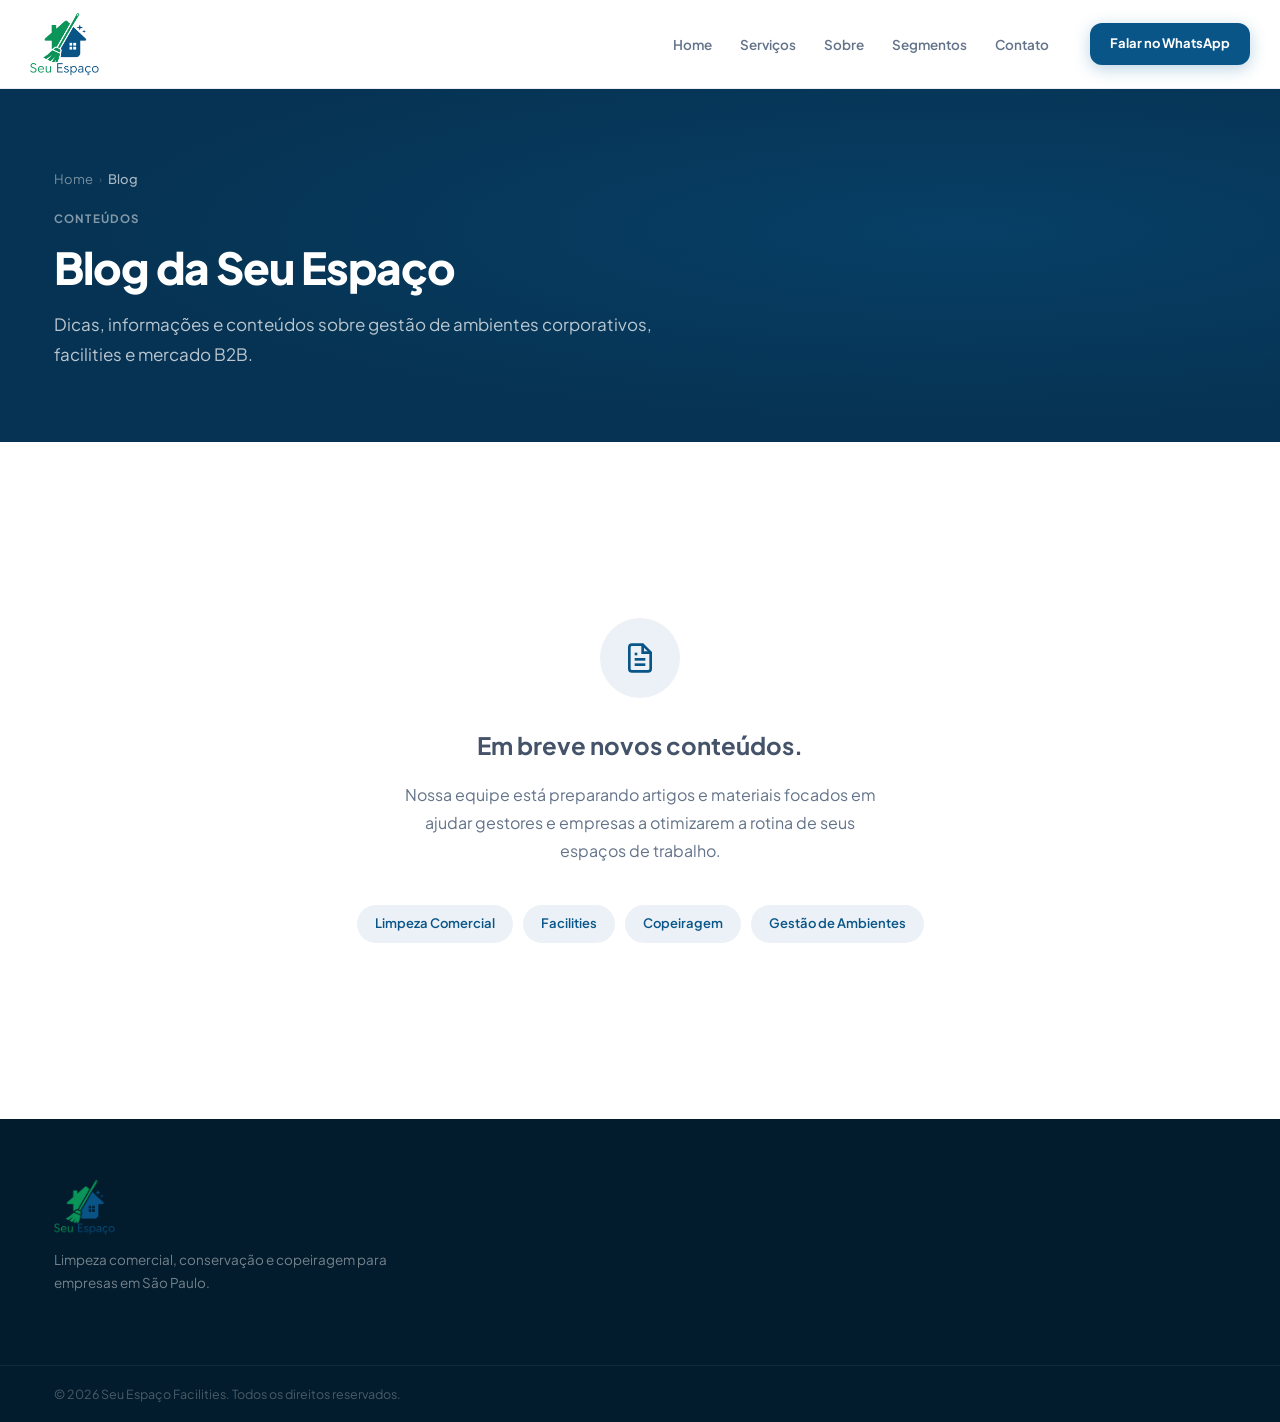
<file: blog/index.html>
<!DOCTYPE html>
<html lang="pt-BR">
<head>
  <meta charset="UTF-8" />
  <meta name="viewport" content="width=device-width, initial-scale=1.0" />
  <title>Blog | Seu Espaço Facilities</title>
  <meta name="description" content="Acompanhe conteúdos, dicas e informações sobre limpeza comercial, copeiragem e facilities no blog da Seu Espaço." />
  <meta name="robots" content="noindex, follow" />
  <link rel="icon" type="image/png" href="/images/favicon.png" />
  <link rel="preconnect" href="https://fonts.googleapis.com" />
  <link rel="preconnect" href="https://fonts.gstatic.com" crossorigin />
  <link href="https://fonts.googleapis.com/css2?family=Plus+Jakarta+Sans:wght@400;500;600;700;800&display=swap" rel="stylesheet" />
  <link rel="stylesheet" href="/style.css" />
</head>
<body>
  <header class="site-header" id="site-header" role="banner">
    <div class="container header-inner">
      <a href="/" class="logo"><img src="/images/logo.png" alt="Seu Espaço Facilities" style="height:64px;width:auto;" /></a>
      <nav class="nav" role="navigation">
        <ul class="nav-list">
          <li><a href="/" class="nav-a">Home</a></li>
          <li><a href="/servicos/" class="nav-a">Serviços</a></li>
          <li><a href="/sobre/" class="nav-a">Sobre</a></li>
          <li><a href="/segmentos/" class="nav-a">Segmentos</a></li>
          <li><a href="/contato/" class="nav-a">Contato</a></li>
        </ul>
      </nav>
      <a href="https://wa.me/5511988259447" class="btn btn-primary btn-sm header-cta" target="_blank" rel="noopener noreferrer">Falar no WhatsApp</a>
      <button class="hamburger" id="hamburger-btn" aria-expanded="false"><span class="hbar"></span><span class="hbar"></span><span class="hbar"></span></button>
    </div>
    <nav class="mobile-menu" id="mobile-menu" aria-hidden="true">
      <ul>
        <li><a href="/" class="mob-a">Home</a></li>
        <li><a href="/servicos/" class="mob-a">Serviços</a></li>
        <li><a href="/sobre/" class="mob-a">Sobre</a></li>
        <li><a href="/segmentos/" class="mob-a">Segmentos</a></li>
        <li><a href="/contato/" class="mob-a">Contato</a></li>
      </ul>
      <a href="https://wa.me/5511988259447" class="btn btn-primary mob-cta btn-full" target="_blank" rel="noopener noreferrer">Falar no WhatsApp</a>
    </nav>
  </header>

  <main>
    <section class="page-hero" aria-label="Blog">
      <div class="container page-hero-inner">
        <nav class="breadcrumb" aria-label="Você está em">
          <a href="/">Home</a><span class="breadcrumb-sep">›</span>
          <span class="breadcrumb-current">Blog</span>
        </nav>
        <span class="page-hero-label">Conteúdos</span>
        <h1>Blog da Seu Espaço</h1>
        <p class="page-hero-desc">Dicas, informações e conteúdos sobre gestão de ambientes corporativos, facilities e mercado B2B.</p>
      </div>
    </section>

    <section class="section-pad bg-white">
      <div class="container">
        <div class="blog-coming fade-up">
          <div class="blog-icon-wrap">
            <svg width="32" height="32" viewBox="0 0 24 24" fill="none" stroke="currentColor" stroke-width="2"><path d="M14 2H6a2 2 0 00-2 2v16a2 2 0 002 2h12a2 2 0 002-2V8z"/><polyline points="14 2 14 8 20 8"/><line x1="16" y1="13" x2="8" y2="13"/><line x1="16" y1="17" x2="8" y2="17"/><polyline points="10 9 9 9 8 9"/></svg>
          </div>
          <h2>Em breve novos conteúdos.</h2>
          <p>Nossa equipe está preparando artigos e materiais focados em ajudar gestores e empresas a otimizarem a rotina de seus espaços de trabalho.</p>
          <div class="blog-topics">
            <span class="blog-topic-tag">Limpeza Comercial</span>
            <span class="blog-topic-tag">Facilities</span>
            <span class="blog-topic-tag">Copeiragem</span>
            <span class="blog-topic-tag">Gestão de Ambientes</span>
          </div>
        </div>
      </div>
    </section>
  </main>

  <footer class="site-footer" role="contentinfo">
    <div class="container footer-grid">
      <div><a href="/" class="logo footer-logo"><img src="/images/logo.png" alt="Seu Espaço Facilities" style="height:56px;width:auto;" /></a><p class="footer-desc">Limpeza comercial, conservação e copeiragem para empresas em São Paulo.</p></div>
    </div>
    <div class="footer-bar"><div class="container footer-bar-inner"><p>© <span data-year></span> Seu Espaço Facilities. Todos os direitos reservados.</p></div></div>
  </footer>
  <script src="/script.js"></script>
</body>
</html>
</file>
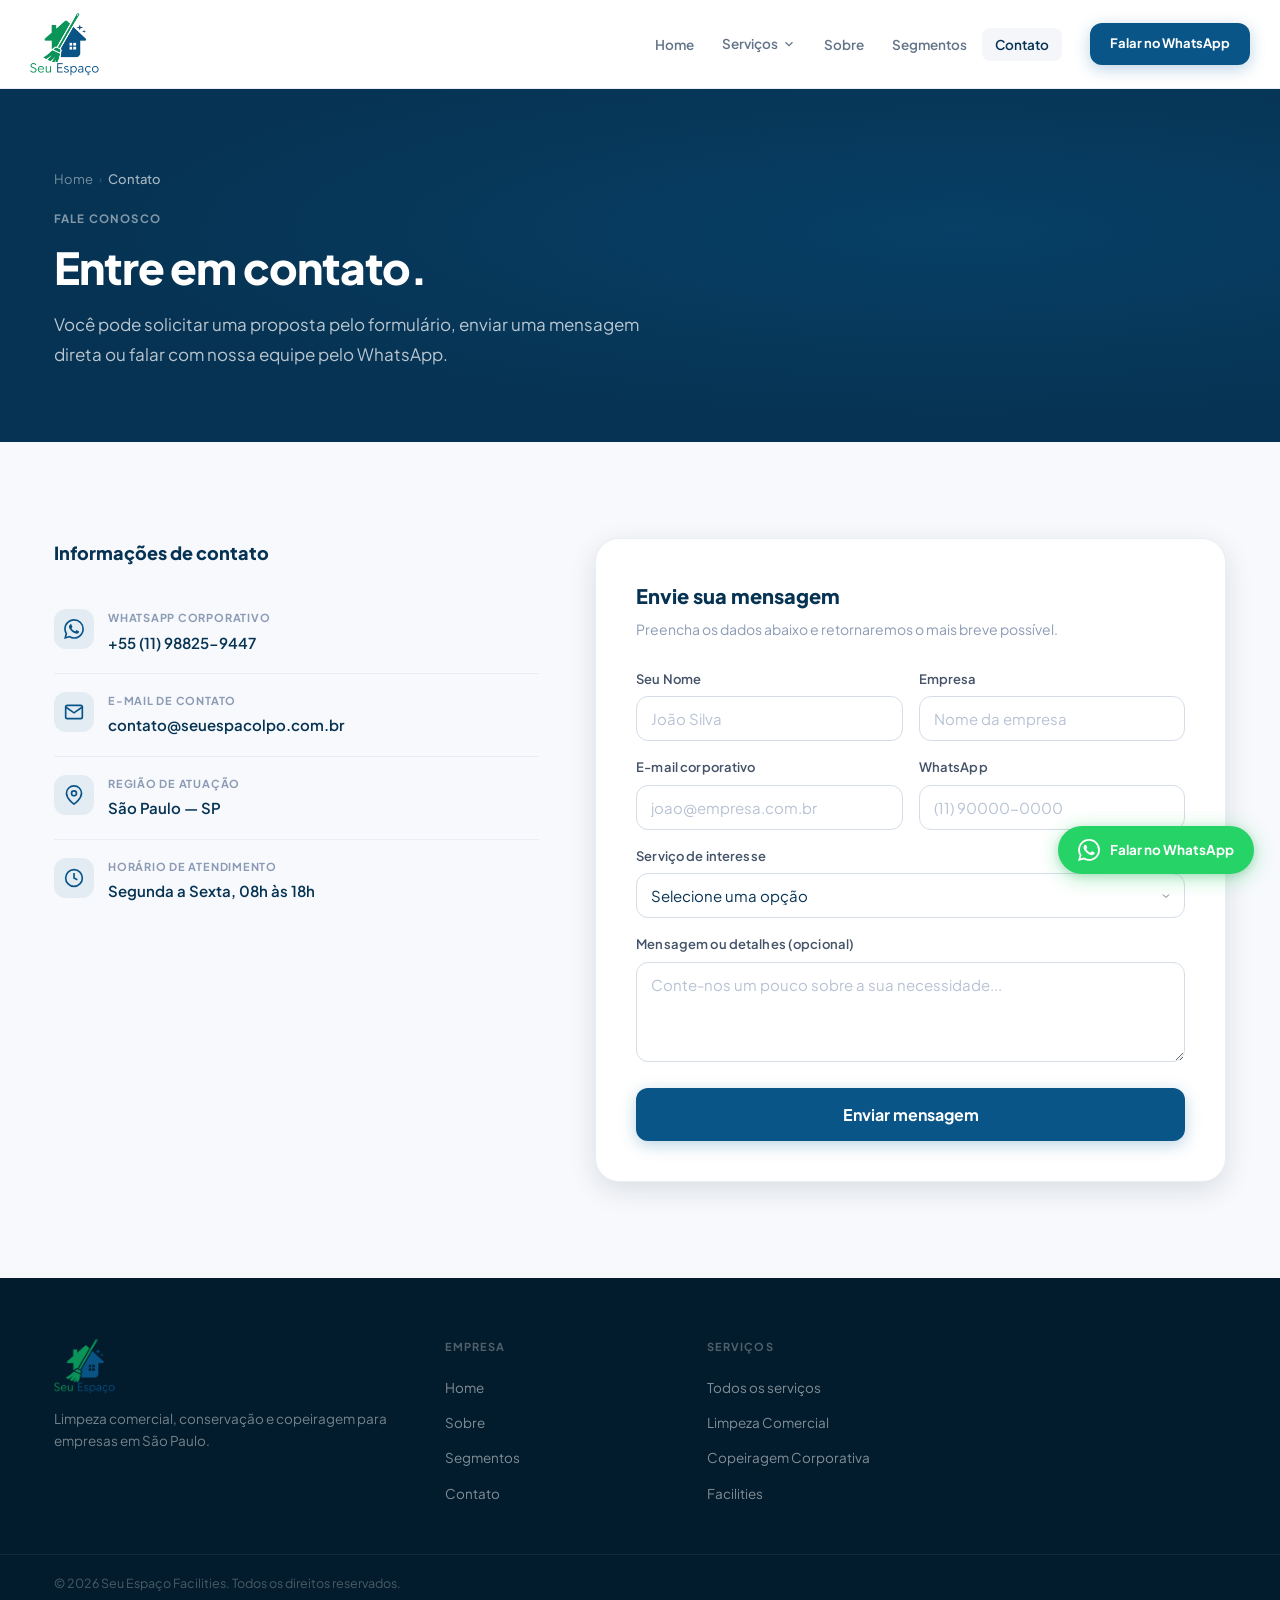
<file: contato/index.html>
<!DOCTYPE html>
<html lang="pt-BR">
<head>
  <meta charset="UTF-8" />
  <meta name="viewport" content="width=device-width, initial-scale=1.0" />
  <title>Contato | Seu Espaço Facilities</title>
  <meta name="description" content="Entre em contato com a Seu Espaço Facilities. Solicite uma proposta de serviços terceirizados de limpeza e copeiragem para a sua empresa." />
  <meta name="robots" content="index, follow" />
  <link rel="canonical" href="https://www.seuespaco.com.br/contato/" />
  <meta property="og:type" content="website" />
  <meta property="og:url" content="https://www.seuespaco.com.br/contato/" />
  <meta property="og:title" content="Contato | Seu Espaço Facilities" />
  <meta property="og:description" content="Solicite uma proposta de serviços terceirizados para a sua empresa." />
  <link rel="icon" type="image/png" href="/images/favicon.png" />
  <link rel="preconnect" href="https://fonts.googleapis.com" />
  <link rel="preconnect" href="https://fonts.gstatic.com" crossorigin />
  <link href="https://fonts.googleapis.com/css2?family=Plus+Jakarta+Sans:wght@400;500;600;700;800&display=swap" rel="stylesheet" />
  <link rel="stylesheet" href="/style.css" />
</head>
<body>
  <header class="site-header" id="site-header" role="banner">
    <div class="container header-inner">
      <a href="/" class="logo"><img src="/images/logo.png" alt="Seu Espaço Facilities" style="height:64px;width:auto;" /></a>
      <nav class="nav" role="navigation">
        <ul class="nav-list">
          <li><a href="/" class="nav-a">Home</a></li>
          <li class="has-dropdown">
            <a href="/servicos/" class="nav-a nav-a--has-dropdown">Serviços <svg width="14" height="14" viewBox="0 0 24 24" fill="none" stroke="currentColor" stroke-width="2"><polyline points="6 9 12 15 18 9"/></svg></a>
            <div class="nav-dropdown" role="menu">
              <a href="/servicos/limpeza-comercial/" class="dropdown-item" role="menuitem"><span class="dropdown-item-icon"><svg width="18" height="18" viewBox="0 0 24 24" fill="none" stroke="currentColor" stroke-width="1.5"><path d="M3 9l9-7 9 7v11a2 2 0 01-2 2H5a2 2 0 01-2-2z"/><polyline points="9 22 9 12 15 12 15 22"/></svg></span><span><strong>Limpeza Comercial</strong><small>Para escritórios, clínicas e empresas</small></span></a>
              <a href="/servicos/copeiragem/" class="dropdown-item" role="menuitem"><span class="dropdown-item-icon"><svg width="18" height="18" viewBox="0 0 24 24" fill="none" stroke="currentColor" stroke-width="1.5"><path d="M18 8h1a4 4 0 010 8h-1M2 8h16v9a4 4 0 01-4 4H6a4 4 0 01-4-4V8zM6 1v3M10 1v3M14 1v3"/></svg></span><span><strong>Copeiragem Corporativa</strong><small>Apoio à copa, reuniões e atendimento</small></span></a>
              <a href="/servicos/facilities/" class="dropdown-item" role="menuitem"><span class="dropdown-item-icon"><svg width="18" height="18" viewBox="0 0 24 24" fill="none" stroke="currentColor" stroke-width="1.5"><rect x="2" y="7" width="20" height="14" rx="2"/><path d="M16 21V5a2 2 0 00-2-2h-4a2 2 0 00-2 2v16"/></svg></span><span><strong>Facilities</strong><small>Soluções operacionais integradas</small></span></a>
            </div>
          </li>
          <li><a href="/sobre/" class="nav-a">Sobre</a></li>
          <li><a href="/segmentos/" class="nav-a">Segmentos</a></li>
          <li><a href="/contato/" class="nav-a nav-active">Contato</a></li>
        </ul>
      </nav>
      <a href="https://wa.me/5511988259447?text=Ol%C3%A1%21+Gostaria+de+solicitar+uma+proposta." class="btn btn-primary btn-sm header-cta" data-track="whatsapp" data-loc="header" target="_blank" rel="noopener noreferrer">Falar no WhatsApp</a>
      <button class="hamburger" id="hamburger-btn" aria-expanded="false"><span class="hbar"></span><span class="hbar"></span><span class="hbar"></span></button>
    </div>
    <nav class="mobile-menu" id="mobile-menu" aria-hidden="true">
      <ul>
        <li><a href="/" class="mob-a">Home</a></li>
        <li><button class="mob-a mob-sub-toggle" aria-expanded="false">Serviços <svg class="mob-sub-chevron" width="14" height="14" viewBox="0 0 24 24" fill="none" stroke="currentColor" stroke-width="2" style="transition:transform .2s"><polyline points="6 9 12 15 18 9"/></svg></button>
          <ul class="mob-submenu"><li><a href="/servicos/" class="mob-sub-a">Todos os Serviços</a></li><li><a href="/servicos/limpeza-comercial/" class="mob-sub-a">Limpeza Comercial</a></li><li><a href="/servicos/copeiragem/" class="mob-sub-a">Copeiragem Corporativa</a></li><li><a href="/servicos/facilities/" class="mob-sub-a">Facilities</a></li></ul></li>
        <li><a href="/sobre/" class="mob-a">Sobre</a></li>
        <li><a href="/segmentos/" class="mob-a">Segmentos</a></li>
        <li><a href="/contato/" class="mob-a">Contato</a></li>
      </ul>
      <a href="https://wa.me/5511988259447?text=Ol%C3%A1%21+Gostaria+de+solicitar+uma+proposta." class="btn btn-primary mob-cta btn-full" target="_blank" rel="noopener noreferrer">Falar no WhatsApp</a>
    </nav>
  </header>

  <main>
    <section class="page-hero" aria-label="Contato">
      <div class="container page-hero-inner">
        <nav class="breadcrumb" aria-label="Você está em">
          <a href="/">Home</a><span class="breadcrumb-sep">›</span>
          <span class="breadcrumb-current">Contato</span>
        </nav>
        <span class="page-hero-label">Fale conosco</span>
        <h1>Entre em contato.</h1>
        <p class="page-hero-desc">Você pode solicitar uma proposta pelo formulário, enviar uma mensagem direta ou falar com nossa equipe pelo WhatsApp.</p>
      </div>
    </section>

    <section class="section-pad bg-off" aria-labelledby="contato-title">
      <div class="container">
        <div class="contact-layout">
          
          <div class="contact-info fade-left">
            <h2 class="contact-info-title" id="contato-title">Informações de contato</h2>
            
            <div class="contact-info-item">
              <div class="contact-info-icon"><svg width="20" height="20" viewBox="0 0 24 24" fill="currentColor"><path d="M17.472 14.382c-.297-.149-1.758-.867-2.03-.967-.273-.099-.471-.148-.67.15-.197.297-.767.966-.94 1.164-.173.199-.347.223-.644.075-.297-.15-1.255-.463-2.39-1.475-.883-.788-1.48-1.761-1.653-2.059-.173-.297-.018-.458.13-.606.134-.133.298-.347.446-.52.149-.174.198-.298.298-.497.099-.198.05-.371-.025-.52-.075-.149-.669-1.612-.916-2.207-.242-.579-.487-.5-.669-.51-.173-.008-.371-.01-.57-.01-.198 0-.52.074-.792.372-.272.297-1.04 1.016-1.04 2.479 0 1.462 1.065 2.875 1.213 3.074.149.198 2.096 3.2 5.077 4.487.709.306 1.262.489 1.694.625.712.227 1.36.195 1.871.118.571-.085 1.758-.719 2.006-1.413.248-.694.248-1.289.173-1.413-.074-.124-.272-.198-.57-.347m-5.421 7.403h-.004a9.87 9.87 0 01-5.031-1.378l-.361-.214-3.741.982.998-3.648-.235-.374a9.86 9.86 0 01-1.51-5.26c.001-5.45 4.436-9.884 9.888-9.884 2.64 0 5.122 1.03 6.988 2.898a9.825 9.825 0 012.893 6.994c-.003 5.45-4.437 9.884-9.885 9.884m8.413-18.297A11.815 11.815 0 0012.05 0C5.495 0 .16 5.335.157 11.892c0 2.096.547 4.142 1.588 5.945L.057 24l6.305-1.654a11.882 11.882 0 005.683 1.448h.005c6.554 0 11.89-5.335 11.893-11.893a11.821 11.821 0 00-3.48-8.413z"/></svg></div>
              <div>
                <div class="contact-info-label">WhatsApp Corporativo</div>
                <div class="contact-info-value"><a href="https://wa.me/5511988259447" target="_blank" rel="noopener noreferrer">+55 (11) 98825-9447</a></div>
              </div>
            </div>

            <div class="contact-info-item">
              <div class="contact-info-icon"><svg width="20" height="20" viewBox="0 0 24 24" fill="none" stroke="currentColor" stroke-width="2"><path d="M4 4h16c1.1 0 2 .9 2 2v12c0 1.1-.9 2-2 2H4c-1.1 0-2-.9-2-2V6c0-1.1.9-2 2-2z"/><polyline points="22,6 12,13 2,6"/></svg></div>
              <div>
                <div class="contact-info-label">E-mail de Contato</div>
                <div class="contact-info-value"><a href="mailto:contato@seuespacolpo.com.br">contato@seuespacolpo.com.br</a></div>
              </div>
            </div>

            <div class="contact-info-item">
              <div class="contact-info-icon"><svg width="20" height="20" viewBox="0 0 24 24" fill="none" stroke="currentColor" stroke-width="2"><path d="M21 10c0 7-9 13-9 13s-9-6-9-13a9 9 0 0118 0z"/><circle cx="12" cy="10" r="3"/></svg></div>
              <div>
                <div class="contact-info-label">Região de Atuação</div>
                <div class="contact-info-value">São Paulo — SP</div>
              </div>
            </div>

            <div class="contact-info-item">
              <div class="contact-info-icon"><svg width="20" height="20" viewBox="0 0 24 24" fill="none" stroke="currentColor" stroke-width="2"><circle cx="12" cy="12" r="10"/><polyline points="12 6 12 12 16 14"/></svg></div>
              <div>
                <div class="contact-info-label">Horário de Atendimento</div>
                <div class="contact-info-value">Segunda a Sexta, 08h às 18h</div>
              </div>
            </div>

          </div>

          <!-- FORM -->
          <div class="contact-form-card fade-up">
            <h2 class="contact-form-title">Envie sua mensagem</h2>
            <p class="contact-form-sub">Preencha os dados abaixo e retornaremos o mais breve possível.</p>
            
            <form action="/obrigado/" method="GET" class="lp-form">
              <div class="form-row-2">
                <div class="form-group">
                  <label for="nome" class="form-label">Seu Nome</label>
                  <input type="text" id="nome" name="nome" class="form-input" placeholder="João Silva" required>
                </div>
                <div class="form-group">
                  <label for="empresa" class="form-label">Empresa</label>
                  <input type="text" id="empresa" name="empresa" class="form-input" placeholder="Nome da empresa" required>
                </div>
              </div>
              
              <div class="form-row-2">
                <div class="form-group">
                  <label for="email" class="form-label">E-mail corporativo</label>
                  <input type="email" id="email" name="email" class="form-input" placeholder="joao@empresa.com.br" required>
                </div>
                <div class="form-group">
                  <label for="telefone" class="form-label">WhatsApp</label>
                  <input type="tel" id="telefone" name="telefone" class="form-input" placeholder="(11) 90000-0000" required>
                </div>
              </div>

              <div class="form-group">
                <label for="servico" class="form-label">Serviço de interesse</label>
                <select id="servico" name="servico" class="form-select" required>
                  <option value="" disabled selected>Selecione uma opção</option>
                  <option value="Limpeza Comercial">Limpeza Comercial</option>
                  <option value="Copeiragem Corporativa">Copeiragem Corporativa</option>
                  <option value="Facilities">Facilities</option>
                  <option value="Ainda não sei / Quero avaliar">Ainda não sei / Quero avaliar</option>
                </select>
              </div>

              <div class="form-group">
                <label for="mensagem" class="form-label">Mensagem ou detalhes (opcional)</label>
                <textarea id="mensagem" name="mensagem" class="form-textarea" placeholder="Conte-nos um pouco sobre a sua necessidade..."></textarea>
              </div>

              <input type="hidden" name="origem" value="Institucional_Contato">
              <button type="submit" class="btn btn-primary btn-full btn-lg" style="margin-top:10px;">Enviar mensagem</button>
            </form>
          </div>
          
        </div>
      </div>
    </section>

  </main>

  <footer class="site-footer" role="contentinfo">
    <div class="container footer-grid">
      <div><a href="/" class="logo footer-logo"><img src="/images/logo.png" alt="Seu Espaço Facilities" style="height:56px;width:auto;" /></a><p class="footer-desc">Limpeza comercial, conservação e copeiragem para empresas em São Paulo.</p></div>
      <nav aria-label="Empresa"><h3 class="footer-col-title">Empresa</h3><ul class="footer-links"><li><a href="/" class="footer-link">Home</a></li><li><a href="/sobre/" class="footer-link">Sobre</a></li><li><a href="/segmentos/" class="footer-link">Segmentos</a></li><li><a href="/contato/" class="footer-link">Contato</a></li></ul></nav>
      <nav aria-label="Serviços"><h3 class="footer-col-title">Serviços</h3><ul class="footer-links"><li><a href="/servicos/" class="footer-link">Todos os serviços</a></li><li><a href="/servicos/limpeza-comercial/" class="footer-link">Limpeza Comercial</a></li><li><a href="/servicos/copeiragem/" class="footer-link">Copeiragem Corporativa</a></li><li><a href="/servicos/facilities/" class="footer-link">Facilities</a></li></ul></nav>
    </div>
    <div class="footer-bar"><div class="container footer-bar-inner"><p>© <span data-year></span> Seu Espaço Facilities. Todos os direitos reservados.</p></div></div>
  </footer>
  <a href="https://wa.me/5511988259447?text=Ol%C3%A1%21+Gostaria+de+solicitar+uma+proposta." class="wa-float" target="_blank" rel="noopener noreferrer" aria-label="Falar pelo WhatsApp" data-track="whatsapp" data-loc="float_contato">
    <svg width="22" height="22" viewBox="0 0 24 24" fill="currentColor"><path d="M17.472 14.382c-.297-.149-1.758-.867-2.03-.967-.273-.099-.471-.148-.67.15-.197.297-.767.966-.94 1.164-.173.199-.347.223-.644.075-.297-.15-1.255-.463-2.39-1.475-.883-.788-1.48-1.761-1.653-2.059-.173-.297-.018-.458.13-.606.134-.133.298-.347.446-.52.149-.174.198-.298.298-.497.099-.198.05-.371-.025-.52-.075-.149-.669-1.612-.916-2.207-.242-.579-.487-.5-.669-.51-.173-.008-.371-.01-.57-.01-.198 0-.52.074-.792.372-.272.297-1.04 1.016-1.04 2.479 0 1.462 1.065 2.875 1.213 3.074.149.198 2.096 3.2 5.077 4.487.709.306 1.262.489 1.694.625.712.227 1.36.195 1.871.118.571-.085 1.758-.719 2.006-1.413.248-.694.248-1.289.173-1.413-.074-.124-.272-.198-.57-.347m-5.421 7.403h-.004a9.87 9.87 0 01-5.031-1.378l-.361-.214-3.741.982.998-3.648-.235-.374a9.86 9.86 0 01-1.51-5.26c.001-5.45 4.436-9.884 9.888-9.884 2.64 0 5.122 1.03 6.988 2.898a9.825 9.825 0 012.893 6.994c-.003 5.45-4.437 9.884-9.885 9.884m8.413-18.297A11.815 11.815 0 0012.05 0C5.495 0 .16 5.335.157 11.892c0 2.096.547 4.142 1.588 5.945L.057 24l6.305-1.654a11.882 11.882 0 005.683 1.448h.005c6.554 0 11.89-5.335 11.893-11.893a11.821 11.821 0 00-3.48-8.413z"/></svg>
    <span class="wa-float-label">Falar no WhatsApp</span>
  </a>
  <script src="/script.js"></script>
</body>
</html>
</file>
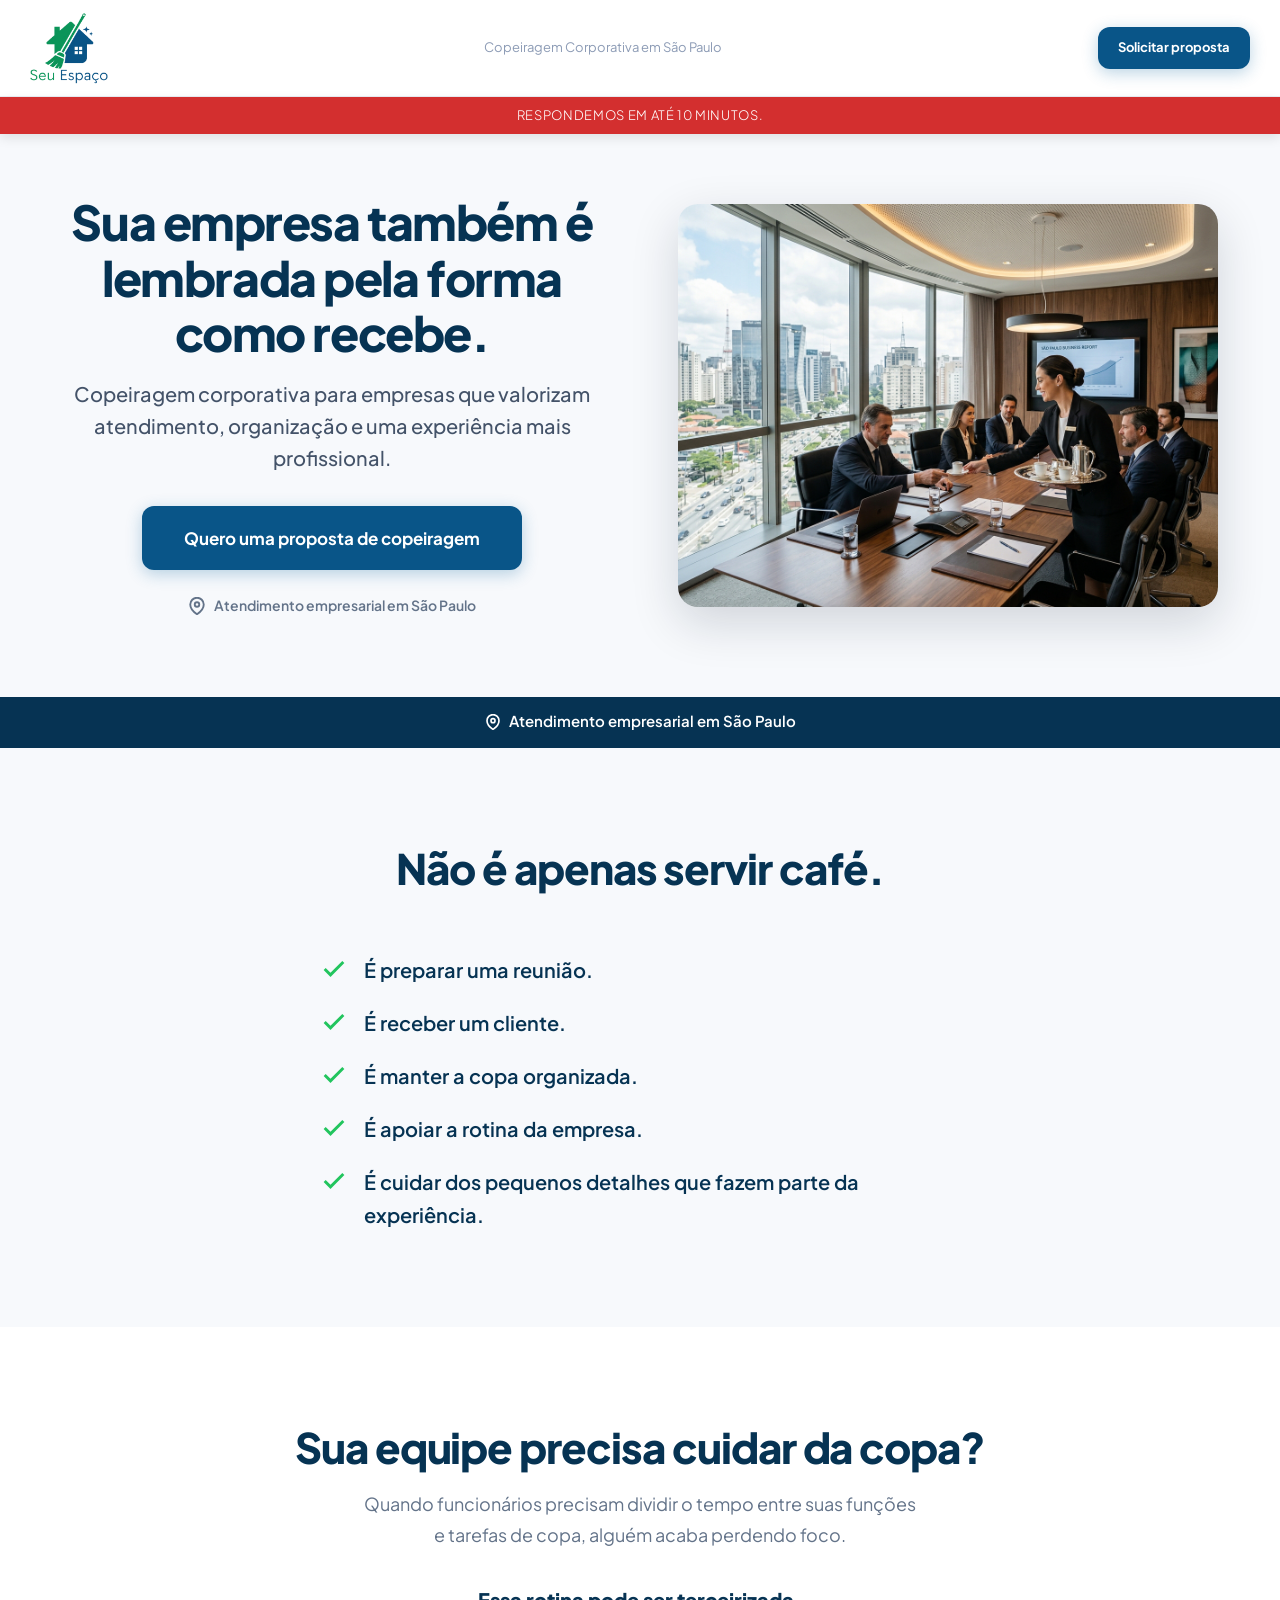
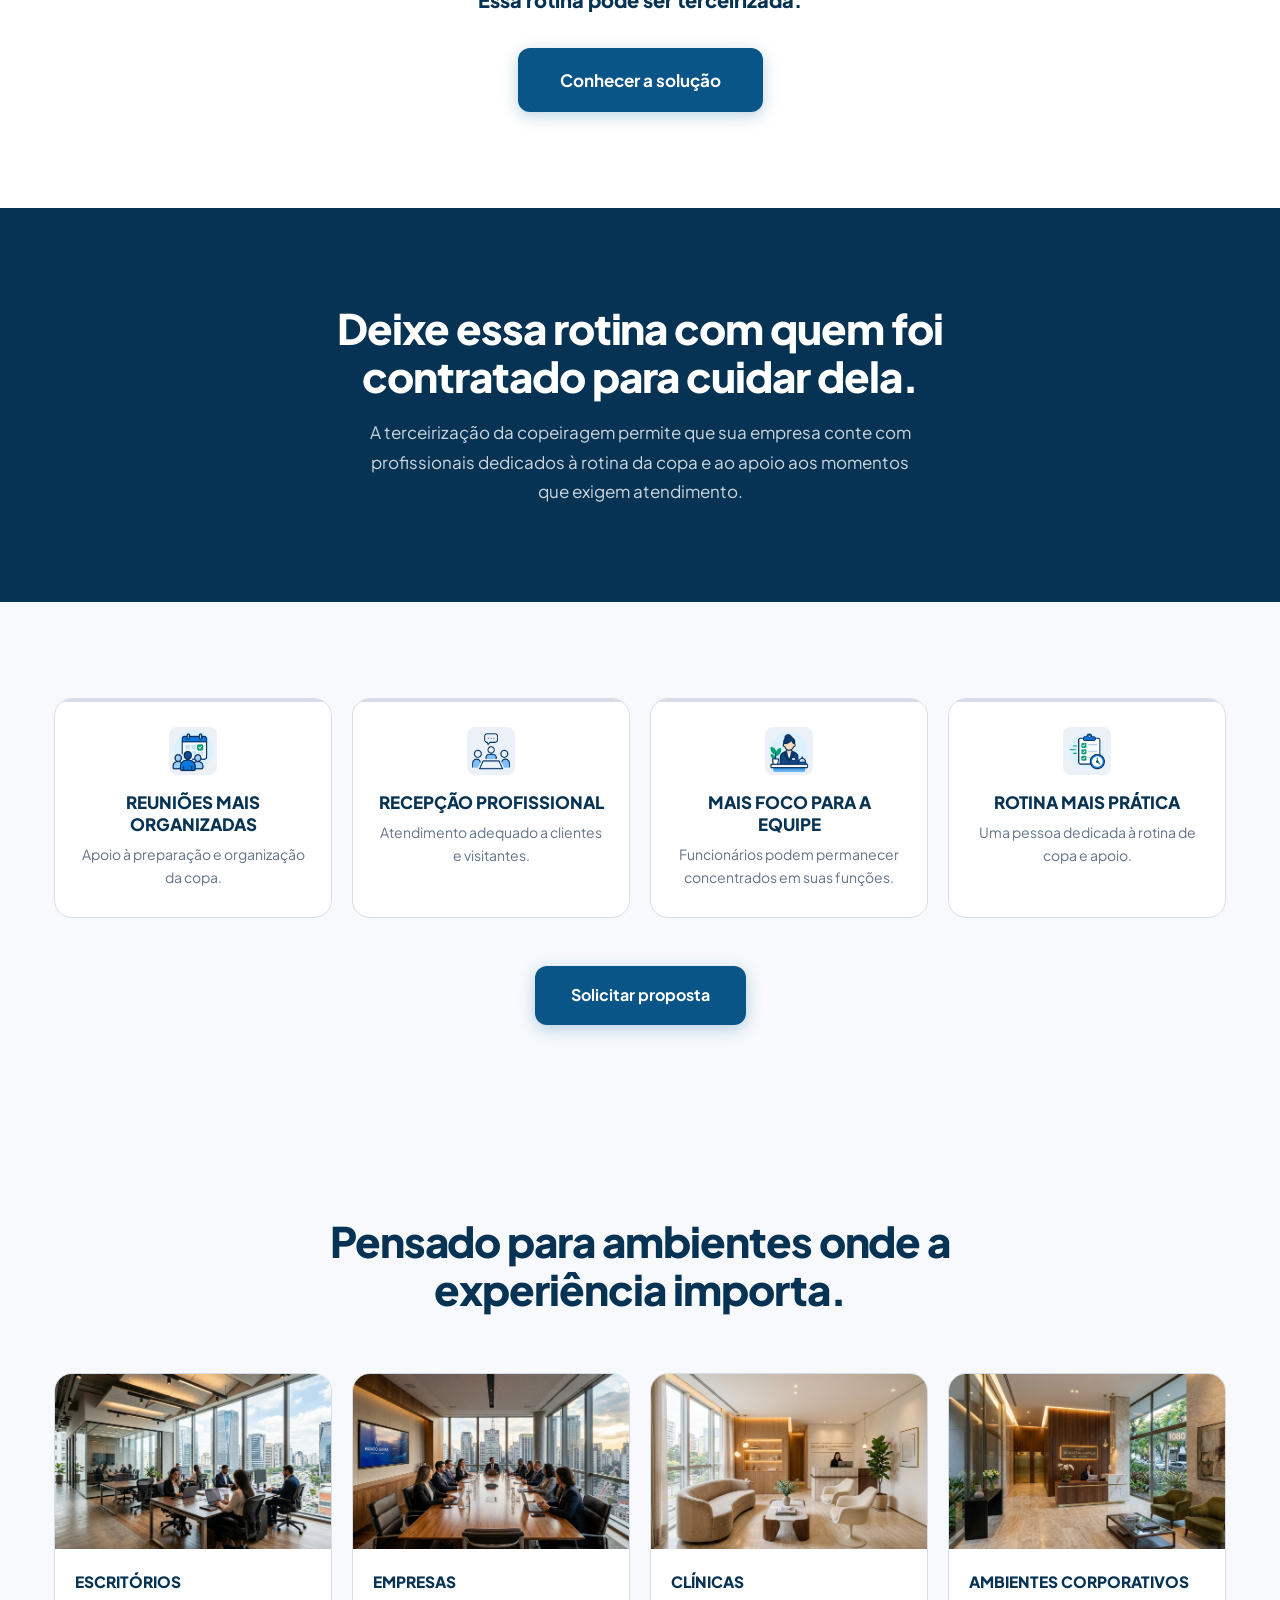
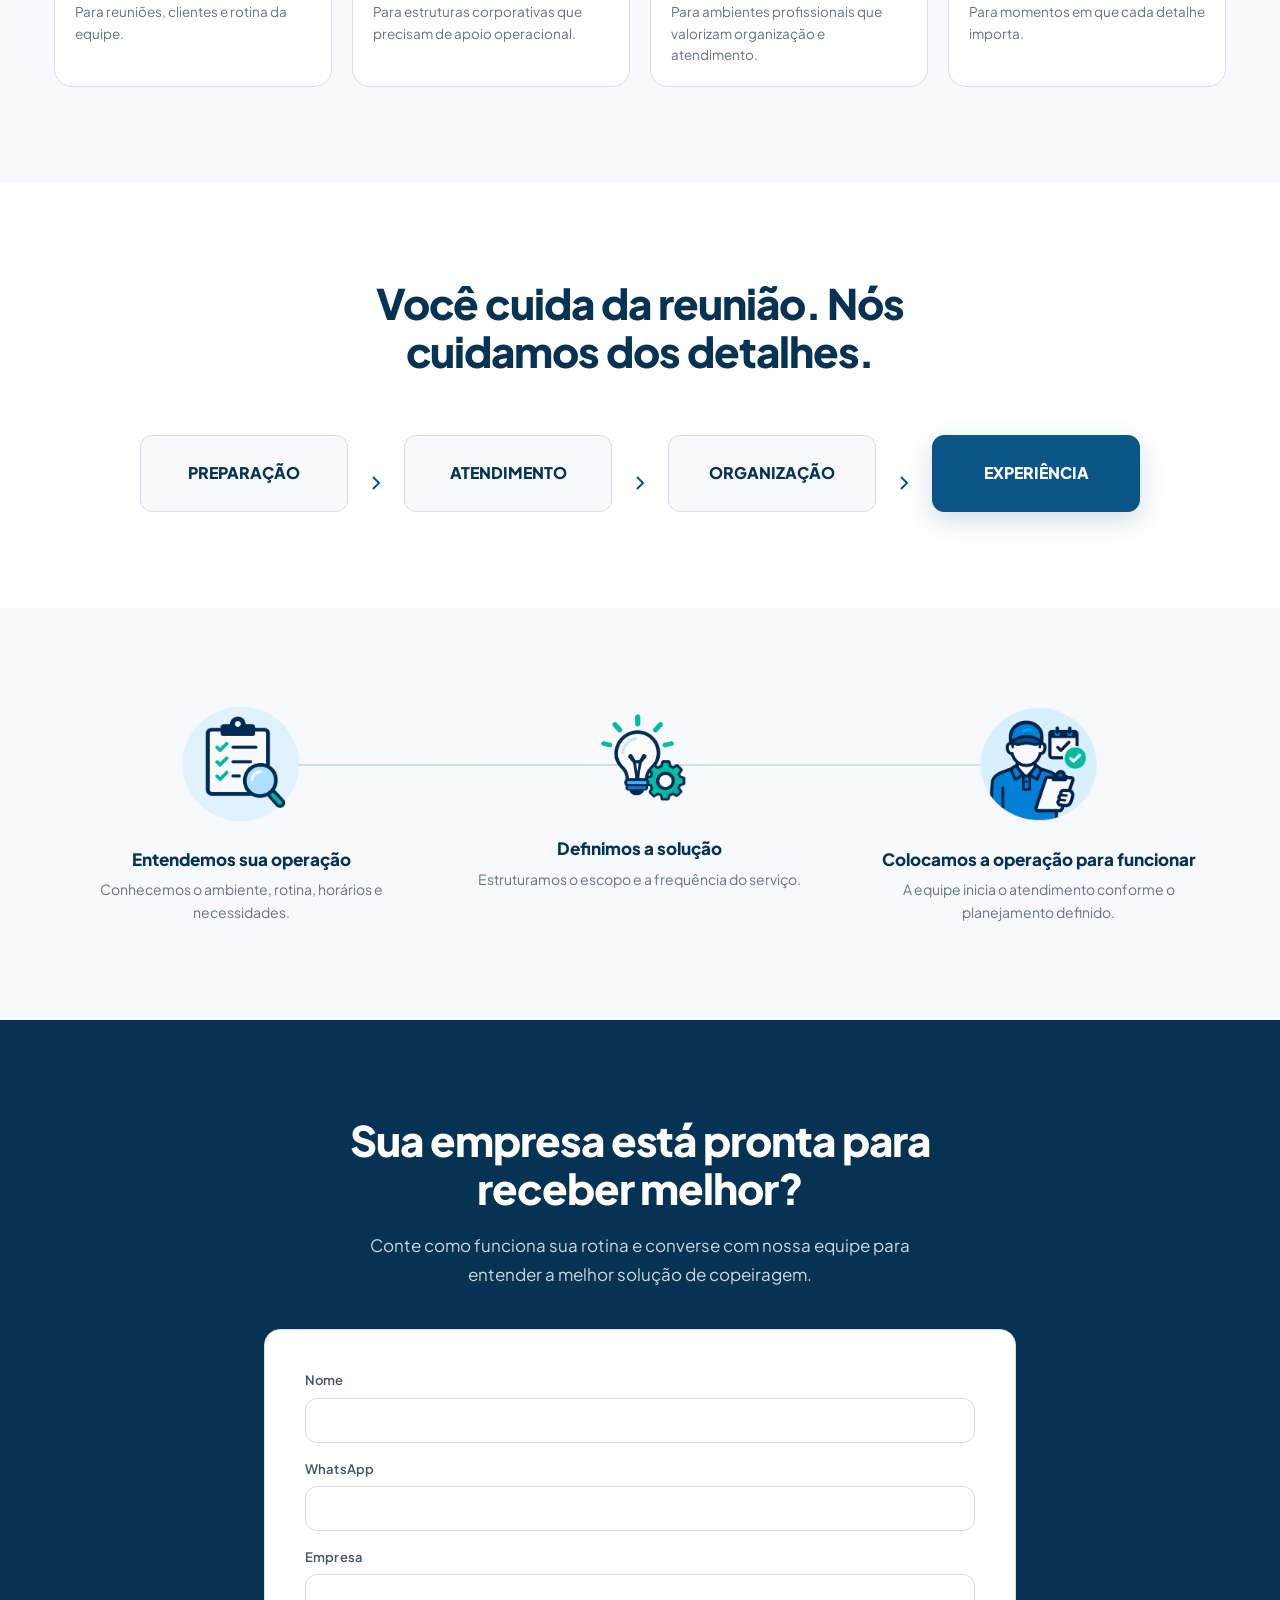
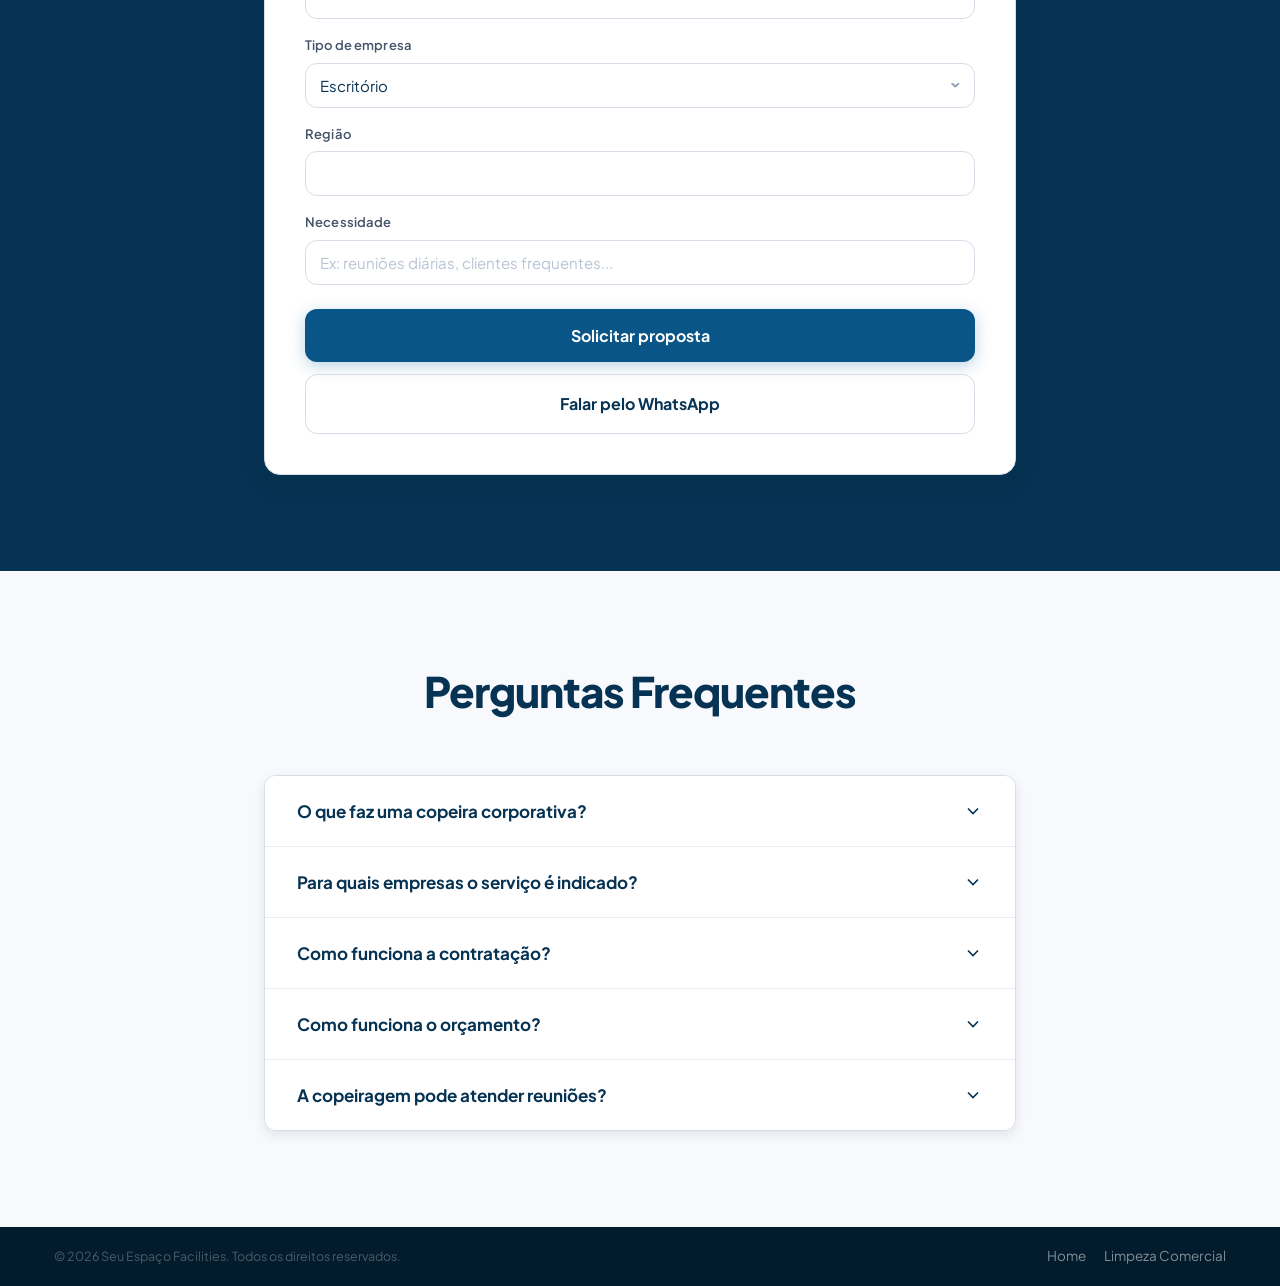
<file: copeiragem/index.html>
<!DOCTYPE html>
<html lang="pt-BR">
<head>
  <meta charset="UTF-8" />
  <meta name="viewport" content="width=device-width, initial-scale=1.0" />
  <title>Copeiragem Corporativa em São Paulo | Seu Espaço</title>
  <meta name="description" content="Copeiragem corporativa em São Paulo para empresas, escritórios e clínicas. Solicite uma proposta personalizada." />
  <meta name="robots" content="index, follow" />
  <link rel="canonical" href="https://www.seuespaco.com.br/copeiragem" />
  <meta property="og:title" content="Copeiragem Corporativa em São Paulo" />
  <meta property="og:description" content="Copeiragem corporativa em São Paulo para empresas, escritórios e clínicas. Solicite uma proposta personalizada." />
  <meta property="og:type" content="website" />
  <link rel="icon" type="image/png" href="/images/favicon.png" />
  <link rel="preconnect" href="https://fonts.googleapis.com" />
  <link rel="preconnect" href="https://fonts.gstatic.com" crossorigin />
  <link href="https://fonts.googleapis.com/css2?family=Plus+Jakarta+Sans:wght@400;500;600;700;800&display=swap" rel="stylesheet" />
  <link rel="stylesheet" href="/style.css" />
  <!-- Google Tag Manager: replace GOOGLE_TAG_MANAGER_ID -->
  <!-- Meta Pixel Code -->
  <script>
  !function(f,b,e,v,n,t,s)
  {if(f.fbq)return;n=f.fbq=function(){n.callMethod?
  n.callMethod.apply(n,arguments):n.queue.push(arguments)};
  if(!f._fbq)f._fbq=n;n.push=n;n.loaded=!0;n.version='2.0';
  n.queue=[];t=b.createElement(e);t.async=!0;
  t.src=v;s=b.getElementsByTagName(e)[0];
  s.parentNode.insertBefore(t,s)}(window, document,'script',
  'https://connect.facebook.net/en_US/fbevents.js');
  fbq('init', '850093298071051');
  fbq('track', 'PageView');
  </script>
  <noscript><img height="1" width="1" style="display:none"
  src="https://www.facebook.com/tr?id=850093298071051&ev=PageView&noscript=1"
  /></noscript>
  <!-- End Meta Pixel Code -->
  <!-- Google Ads: replace GOOGLE_ADS_ID -->
  <script type="application/ld+json">
  {
    "@context": "https://schema.org",
    "@type": "Service",
    "name": "Copeiragem Corporativa",
    "provider": {
      "@type": "LocalBusiness",
      "name": "Seu Espaço"
    },
    "areaServed": {
      "@type": "City",
      "name": "São Paulo"
    },
    "description": "Serviço de copeiragem terceirizada para empresas e ambientes corporativos."
  }
  </script>
  <script type="application/ld+json">
  {
    "@context": "https://schema.org",
    "@type": "BreadcrumbList",
    "itemListElement": [
      {
        "@type": "ListItem",
        "position": 1,
        "name": "Home",
        "item": "https://www.seuespaco.com.br/"
      },
      {
        "@type": "ListItem",
        "position": 2,
        "name": "Serviços"
      },
      {
        "@type": "ListItem",
        "position": 3,
        "name": "Copeiragem Corporativa",
        "item": "https://www.seuespaco.com.br/copeiragem"
      }
    ]
  }
  </script>
</head>
<body>
  
  <!-- LP STRIP HEADER -->
  <header class="lp-header" id="lp-header" role="banner">
    <div class="container lp-header-inner">
      <a href="/" class="logo" aria-label="Seu Espaço — Página inicial">
        <img src="/images/logo.png" alt="Seu Espaço" style="height: 72px; width: auto;" />
      </a>
      <span class="lp-header-note">Copeiragem Corporativa em São Paulo</span>
      <a href="#formulario" class="btn btn-primary btn-sm" id="cta-cop-header" data-track="orcamento" data-loc="lp_cop_header">Solicitar proposta</a>
    </div>
  </header>

  <!-- TOP BAR (QUALIFICAÇÃO) -->
  <div style="background-color: #d32f2f; color: #ffffff; text-align: center; padding: 8px 20px; font-size: 13px; font-weight: 300; letter-spacing: 0.05em; text-transform: uppercase; z-index: 999; position: sticky; top: 0; box-shadow: 0 4px 12px rgba(0,0,0,0.1);">
    Respondemos em até 10 minutos.
  </div>

  <main>
    <!-- HERO LP -->
    <section class="lp-hero-light" aria-label="Apresentação — Copeiragem Corporativa">
      <div class="container" style="display: flex; flex-wrap: wrap; align-items: center; gap: 40px;">
        <div class="lp-hero-inner fade-up" style="flex: 1; min-width: 300px; padding-right: 20px; text-align: center; display: flex; flex-direction: column; align-items: center;">
          <h1 class="lp-h1" style="font-size: clamp(34px, 5vw, 48px); margin-bottom: 18px; color: var(--navy); line-height: 1.15; font-weight: 800;">Sua empresa também é<br>lembrada pela forma como recebe.</h1>
          <p class="lp-hero-sub" style="font-size: clamp(17px, 2.5vw, 20px); font-weight: 500; color: var(--gray-600); margin-bottom: 32px; max-width: 600px; line-height: 1.6; margin-left: auto; margin-right: auto;">Copeiragem corporativa para empresas que valorizam atendimento, organização e uma experiência mais profissional.</p>
          
          <div class="hero-img-mobile">
            <img src="/images/copeiragem-corporativa-sao-paulo.jpg" alt="Profissional de copeiragem em escritório corporativo organizando café" loading="lazy" />
          </div>
        
          <div class="lp-hero-cta" style="margin-bottom: 24px; display: flex; justify-content: center; gap: 16px; flex-wrap: wrap; width: 100%;">
            <a href="#formulario" class="btn btn-primary btn-xl" id="cta-hero-proposta-cop" data-track="orcamento" data-loc="lp_hero">Quero uma proposta de copeiragem</a>
            
          </div>
          <div style="display: flex; align-items: center; justify-content: center; gap: 8px; color: var(--gray-500); font-weight: 600; font-size: 14px;">
            <svg width="18" height="18" viewBox="0 0 24 24" fill="none" stroke="currentColor" stroke-width="2.5"><path d="M21 10c0 7-9 13-9 13s-9-6-9-13a9 9 0 0 1 18 0z"/><circle cx="12" cy="10" r="3"/></svg>
            Atendimento empresarial em São Paulo
          </div>
        </div>
        <div class="fade-up hero-img-desktop" style="flex: 1; min-width: 300px; text-align: center;">
          <img src="/images/copeiragem-corporativa-sao-paulo.jpg" alt="Profissional de copeiragem em escritório corporativo organizando café" style="border-radius: 20px; box-shadow: var(--sh-lg); width: 100%; max-width: 540px; margin: 0 auto; display: block;" loading="lazy" />
        </div>
      </div>
    </section>

    <!-- BARRA LOCAL -->
    <div style="background: var(--navy); color: var(--white); text-align: center; padding: 12px 20px; font-weight: 600; font-size: 15px;">
      <div style="display: inline-flex; align-items: center; gap: 8px; justify-content: center;">
        <svg width="16" height="16" viewBox="0 0 24 24" fill="none" stroke="currentColor" stroke-width="2.5"><path d="M21 10c0 7-9 13-9 13s-9-6-9-13a9 9 0 0 1 18 0z"/><circle cx="12" cy="10" r="3"/></svg>
        Atendimento empresarial em São Paulo
      </div>
    </div>

    <!-- SEGUNDA SEÇÃO: NÃO É APENAS CAFÉ -->
    <section class="section-pad bg-off" aria-labelledby="cop-title-2">
      <div class="container">
        <div class="section-head fade-up">
          <h2 class="title" id="cop-title-2">Não é apenas servir café.</h2>
        </div>
        <div class="fade-up" style="max-width:800px; margin: 0 auto;">
          <ul style="list-style: none; padding: 0; margin: 0; display: flex; flex-direction: column; gap: 20px; font-size: 20px; font-weight: 600; color: var(--navy); max-width: 640px; margin: 0 auto; text-align: left;">
            <li style="display: flex; gap: 16px; align-items: flex-start;">
              <svg width="28" height="28" viewBox="0 0 24 24" fill="none" stroke="#22c55e" stroke-width="2.5" style="flex-shrink: 0; margin-top: 2px;"><polyline points="20 6 9 17 4 12"/></svg>
              É preparar uma reunião.
            </li>
            <li style="display: flex; gap: 16px; align-items: flex-start;">
              <svg width="28" height="28" viewBox="0 0 24 24" fill="none" stroke="#22c55e" stroke-width="2.5" style="flex-shrink: 0; margin-top: 2px;"><polyline points="20 6 9 17 4 12"/></svg>
              É receber um cliente.
            </li>
            <li style="display: flex; gap: 16px; align-items: flex-start;">
              <svg width="28" height="28" viewBox="0 0 24 24" fill="none" stroke="#22c55e" stroke-width="2.5" style="flex-shrink: 0; margin-top: 2px;"><polyline points="20 6 9 17 4 12"/></svg>
              É manter a copa organizada.
            </li>
            <li style="display: flex; gap: 16px; align-items: flex-start;">
              <svg width="28" height="28" viewBox="0 0 24 24" fill="none" stroke="#22c55e" stroke-width="2.5" style="flex-shrink: 0; margin-top: 2px;"><polyline points="20 6 9 17 4 12"/></svg>
              É apoiar a rotina da empresa.
            </li>
            <li style="display: flex; gap: 16px; align-items: flex-start;">
              <svg width="28" height="28" viewBox="0 0 24 24" fill="none" stroke="#22c55e" stroke-width="2.5" style="flex-shrink: 0; margin-top: 2px;"><polyline points="20 6 9 17 4 12"/></svg>
              É cuidar dos pequenos detalhes que fazem parte da experiência.
            </li>
          </ul>
        </div>
      </div>
    </section>

    <!-- DOR: SUA EQUIPE PRECISA CUIDAR DA COPA? -->
    <section class="section-pad bg-white" aria-labelledby="dor-title">
      <div class="container fade-up" style="max-width: 800px; text-align: center;">
        <h2 class="title" id="dor-title">Sua equipe precisa cuidar da copa?</h2>
        <p class="subtitle subtitle--center" style="margin-bottom: 32px; font-size: 18px;">Quando funcionários precisam dividir o tempo entre suas funções e tarefas de copa, alguém acaba perdendo foco.</p>
        <p style="font-size: 20px; font-weight: 800; color: var(--navy); margin-bottom: 32px;">Essa rotina pode ser terceirizada.</p>
        <a href="#mecanismo" class="btn btn-primary btn-xl">Conhecer a solução</a>
      </div>
    </section>

    <!-- SOLUÇÃO -->
    <section class="section-pad bg-navy" style="background: var(--navy); color: var(--white); text-align: center;">
      <div class="container fade-up" style="max-width: 800px;">
        <h2 class="title" style="color: var(--white);">Deixe essa rotina com quem foi contratado para cuidar dela.</h2>
        <p class="subtitle subtitle--center" style="color: rgba(255,255,255,0.8); margin: 0 auto;">A terceirização da copeiragem permite que sua empresa conte com profissionais dedicados à rotina da copa e ao apoio aos momentos que exigem atendimento.</p>
      </div>
    </section>

    <!-- BENEFÍCIOS -->
    <section class="section-pad bg-off" aria-labelledby="beneficios-title">
      <div class="container">
        <div class="section-head fade-up" style="display: none;">
          <h2 class="title" id="beneficios-title">Benefícios da Terceirização</h2>
        </div>
        <div class="cards-4">
          <div class="card fade-up" style="text-align: center;">
            <div class="card-icon" aria-hidden="true" style="display:flex; justify-content:center; margin-bottom:16px;">
              <img src="/images/reuniões_mais_organizadas.png" alt="Reuniões mais organizadas" style="width:100px; height:100px; object-fit:contain;" loading="lazy" />
            </div>
            <h3 class="card-title">REUNIÕES MAIS ORGANIZADAS</h3>
            <p class="card-text">Apoio à preparação e organização da copa.</p>
          </div>
          <div class="card fade-up" style="text-align: center;">
            <div class="card-icon" aria-hidden="true" style="display:flex; justify-content:center; margin-bottom:16px;">
              <img src="/images/recepção_profissional.png" alt="Recepção profissional" style="width:100px; height:100px; object-fit:contain;" loading="lazy" />
            </div>
            <h3 class="card-title">RECEPÇÃO PROFISSIONAL</h3>
            <p class="card-text">Atendimento adequado a clientes e visitantes.</p>
          </div>
          <div class="card fade-up" style="text-align: center;">
            <div class="card-icon" aria-hidden="true" style="display:flex; justify-content:center; margin-bottom:16px;">
              <img src="/images/mais_foco.png" alt="Mais foco para a equipe" style="width:100px; height:100px; object-fit:contain;" loading="lazy" />
            </div>
            <h3 class="card-title">MAIS FOCO PARA A EQUIPE</h3>
            <p class="card-text">Funcionários podem permanecer concentrados em suas funções.</p>
          </div>
          <div class="card fade-up" style="text-align: center;">
            <div class="card-icon" aria-hidden="true" style="display:flex; justify-content:center; margin-bottom:16px;">
              <img src="/images/rotina_pratica.png" alt="Rotina mais prática" style="width:100px; height:100px; object-fit:contain;" loading="lazy" />
            </div>
            <h3 class="card-title">ROTINA MAIS PRÁTICA</h3>
            <p class="card-text">Uma pessoa dedicada à rotina de copa e apoio.</p>
          </div>
        </div>
        <div style="text-align: center; margin-top: 48px;" class="fade-up">
          <a href="#formulario" class="btn btn-primary btn-lg">Solicitar proposta</a>
        </div>
      </div>
    </section>



    <!-- SEGMENTOS -->
    <section class="section-pad bg-off" id="segmentos" aria-labelledby="seg-title">
      <div class="container">
        <div class="section-head fade-up">
          <h2 class="title" id="seg-title">Pensado para ambientes onde a experiência importa.</h2>
        </div>
        <div class="seg-grid">
          <div class="seg-card fade-up">
            <div class="seg-img-wrap">
              <img src="/images/office.jpg" alt="Escritórios" loading="lazy" width="400" height="300" />
            </div>
            <div class="seg-body">
              <h3 class="seg-title">ESCRITÓRIOS</h3>
              <p class="seg-text">Para reuniões, clientes e rotina da equipe.</p>
            </div>
          </div>
          <div class="seg-card fade-up">
            <div class="seg-img-wrap">
              <img src="/images/corporate.jpg" alt="Empresas" loading="lazy" width="400" height="300" />
            </div>
            <div class="seg-body">
              <h3 class="seg-title">EMPRESAS</h3>
              <p class="seg-text">Para estruturas corporativas que precisam de apoio operacional.</p>
            </div>
          </div>
          <div class="seg-card fade-up">
            <div class="seg-img-wrap">
              <img src="/images/clinic.jpg" alt="Clínicas e Consultórios" loading="lazy" width="400" height="300" />
            </div>
            <div class="seg-body">
              <h3 class="seg-title">CLÍNICAS</h3>
              <p class="seg-text">Para ambientes profissionais que valorizam organização e atendimento.</p>
            </div>
          </div>
          <div class="seg-card fade-up">
            <div class="seg-img-wrap">
              <img src="/images/condominium.jpg" alt="Ambientes Corporativos" loading="lazy" width="400" height="300" />
            </div>
            <div class="seg-body">
              <h3 class="seg-title">AMBIENTES CORPORATIVOS</h3>
              <p class="seg-text">Para momentos em que cada detalhe importa.</p>
            </div>
          </div>
        </div>
      </div>
    </section>

    <!-- MECANISMO -->
    <section id="mecanismo" class="section-pad bg-white" aria-labelledby="mec-title">
      <div class="container">
        <div class="section-head fade-up">
          <h2 class="title" id="mec-title">Você cuida da reunião. Nós cuidamos dos detalhes.</h2>
        </div>
        <div class="mech-wrap fade-up" style="display: flex; justify-content: center; gap: 16px; align-items: center; max-width: 1000px; margin: 0 auto; flex-wrap: wrap;">
          <div style="background: var(--off-white); border: 1px solid var(--gray-200); padding: 24px; border-radius: 12px; font-weight: 800; color: var(--navy); text-align: center; flex: 1; min-width: 200px;">
            PREPARAÇÃO
          </div>
          <div class="mech-arrow" style="color: var(--accent);">
            <svg width="24" height="24" viewBox="0 0 24 24" fill="none" stroke="currentColor" stroke-width="2"><polyline points="9 18 15 12 9 6"/></svg>
          </div>
          <div style="background: var(--off-white); border: 1px solid var(--gray-200); padding: 24px; border-radius: 12px; font-weight: 800; color: var(--navy); text-align: center; flex: 1; min-width: 200px;">
            ATENDIMENTO
          </div>
          <div class="mech-arrow" style="color: var(--accent);">
            <svg width="24" height="24" viewBox="0 0 24 24" fill="none" stroke="currentColor" stroke-width="2"><polyline points="9 18 15 12 9 6"/></svg>
          </div>
          <div style="background: var(--off-white); border: 1px solid var(--gray-200); padding: 24px; border-radius: 12px; font-weight: 800; color: var(--navy); text-align: center; flex: 1; min-width: 200px;">
            ORGANIZAÇÃO
          </div>
          <div class="mech-arrow" style="color: var(--accent);">
            <svg width="24" height="24" viewBox="0 0 24 24" fill="none" stroke="currentColor" stroke-width="2"><polyline points="9 18 15 12 9 6"/></svg>
          </div>
          <div style="background: var(--accent); border: 1px solid var(--accent); padding: 24px; border-radius: 12px; font-weight: 800; color: var(--white); text-align: center; flex: 1; min-width: 200px; box-shadow: 0 8px 24px rgba(9, 85, 136, 0.2);">
            EXPERIÊNCIA
          </div>
        </div>
      </div>
    </section>

    <!-- COMO FUNCIONA / PROCESSO -->
    <section class="section-pad bg-off" aria-labelledby="process-title">
      <div class="container">
        <div class="section-head fade-up" style="display: none;">
          <h2 class="title" id="process-title">Como Funciona</h2>
        </div>
        <div class="how-grid">
          <div class="how-step fade-up">
            <img src="/images/etapa1.png" alt="Etapa 1" style="width: 120px; height: auto; margin-bottom: 24px;" loading="lazy" />
            <div>
              <h3 class="card-title">Entendemos sua operação</h3>
              <p class="card-text">Conhecemos o ambiente, rotina, horários e necessidades.</p>
            </div>
          </div>
          <div class="how-step fade-up">
            <img src="/images/etapa2.png" alt="Etapa 2" style="width: 120px; height: auto; margin-bottom: 24px;" loading="lazy" />
            <div>
              <h3 class="card-title">Definimos a solução</h3>
              <p class="card-text">Estruturamos o escopo e a frequência do serviço.</p>
            </div>
          </div>
          <div class="how-step fade-up">
            <img src="/images/etapa3.png" alt="Etapa 3" style="width: 120px; height: auto; margin-bottom: 24px;" loading="lazy" />
            <div>
              <h3 class="card-title">Colocamos a operação para funcionar</h3>
              <p class="card-text">A equipe inicia o atendimento conforme o planejamento definido.</p>
            </div>
          </div>
        </div>
      </div>
    </section>

    <!-- CONVERSÃO PRINCIPAL -->
    <section id="formulario" class="section-pad" style="background: var(--navy); color: var(--white);">
      <div class="container" style="max-width: 800px; margin: 0 auto;">
        <div class="section-head fade-up" style="margin-bottom: 40px;">
          <h2 class="title" style="color: var(--white);">Sua empresa está pronta para receber melhor?</h2>
          <p class="subtitle subtitle--center" style="color: rgba(255,255,255,0.8);">Conte como funciona sua rotina e converse com nossa equipe para entender a melhor solução de copeiragem.</p>
        </div>
        <div class="form-card fade-up" style="background: var(--white); border-radius: 16px; padding: 40px; color: var(--gray-600);">
          <form action="/obrigado" method="GET" class="contact-form" id="form-cop" novalidate>
            <input type="hidden" name="origem" value="Landing Page Copeiragem" />
            <div class="form-group" style="margin-bottom: 16px;">
              <label class="form-label" for="lp-nome">Nome</label>
              <input type="text" id="lp-nome" name="nome" class="form-input" required />
            </div>
            <div class="form-group" style="margin-bottom: 16px;">
              <label class="form-label" for="lp-whats">WhatsApp</label>
              <input type="tel" id="lp-whats" name="whatsapp" class="form-input" data-mask="phone" required />
            </div>
            <div class="form-group" style="margin-bottom: 16px;">
              <label class="form-label" for="lp-empresa">Empresa</label>
              <input type="text" id="lp-empresa" name="empresa" class="form-input" required />
            </div>
            <div class="form-group" style="margin-bottom: 16px;">
              <label class="form-label" for="lp-tipo">Tipo de empresa</label>
              <div class="sel-wrap">
                <select id="lp-tipo" name="tipo_empresa" class="form-select">
                  <option value="Escritório">Escritório</option>
                  <option value="Empresa">Empresa</option>
                  <option value="Clínica">Clínica</option>
                  <option value="Outro">Outro</option>
                </select>
                <svg class="sel-icon" width="14" height="14" viewBox="0 0 24 24" fill="none" stroke="currentColor" stroke-width="2.5" aria-hidden="true"><polyline points="6 9 12 15 18 9"/></svg>
              </div>
            </div>
            <div class="form-group" style="margin-bottom: 16px;">
              <label class="form-label" for="lp-regiao">Região</label>
              <input type="text" id="lp-regiao" name="regiao" class="form-input" required />
            </div>
            <div class="form-group" style="margin-bottom: 24px;">
              <label class="form-label" for="lp-necessidade">Necessidade</label>
              <input type="text" id="lp-necessidade" name="necessidade" class="form-input" placeholder="Ex: reuniões diárias, clientes frequentes..." required />
            </div>
            <div style="display: flex; flex-direction: column; gap: 12px;">
              <button type="submit" class="btn btn-primary btn-lg btn-full" id="cta-form-cop-submit" data-track="orcamento" data-loc="lp_cop_form_submit">
                Solicitar proposta
              </button>
              <a href="https://wa.me/5511988259447" target="_blank" rel="noopener noreferrer" class="btn btn-ghost btn-lg btn-full" id="cta-form-wa-cop" data-track="whatsapp" data-loc="lp_cop_form">
                Falar pelo WhatsApp
              </a>
            </div>
          </form>
          <div class="form-success" id="form-cop-success" hidden role="alert" aria-live="polite">
            <div class="form-success-icon" aria-hidden="true">
              <svg width="32" height="32" viewBox="0 0 24 24" fill="none" stroke="currentColor" stroke-width="2"><circle cx="12" cy="12" r="10"/><polyline points="20 6 9 17 4 12"/></svg>
            </div>
            <h3 style="color: var(--navy);">Solicitação recebida!</h3>
            <p>Em breve nossa equipe entrará em contato para entender sua rotina e apresentar uma proposta de copeiragem.</p>
          </div>
        </div>
      </div>
    </section>

    <!-- FAQ -->
    <section class="section-pad bg-off" aria-labelledby="faq-title">
      <div class="container" style="max-width: 800px;">
        <div class="section-head fade-up">
          <h2 class="title" id="faq-title">Perguntas Frequentes</h2>
        </div>
        <div class="faq-list fade-up">
          <div class="faq-item">
            <button class="faq-btn" aria-expanded="false" aria-controls="faq1">
              O que faz uma copeira corporativa?
              <svg class="faq-icon" width="20" height="20" viewBox="0 0 24 24" fill="none" stroke="currentColor" stroke-width="2"><polyline points="6 9 12 15 18 9"/></svg>
            </button>
            <div id="faq1" class="faq-content">
              <p class="faq-text">Apoia a rotina de reuniões, recepção de clientes e conservação da organização da área de copa dentro do escritório.</p>
            </div>
          </div>
          <div class="faq-item">
            <button class="faq-btn" aria-expanded="false" aria-controls="faq2">
              Para quais empresas o serviço é indicado?
              <svg class="faq-icon" width="20" height="20" viewBox="0 0 24 24" fill="none" stroke="currentColor" stroke-width="2"><polyline points="6 9 12 15 18 9"/></svg>
            </button>
            <div id="faq2" class="faq-content">
              <p class="faq-text">Escritórios, clínicas e empresas de diversos setores que precisam de profissionalismo no atendimento e apoio diário sem deslocar sua própria equipe.</p>
            </div>
          </div>
          <div class="faq-item">
            <button class="faq-btn" aria-expanded="false" aria-controls="faq3">
              Como funciona a contratação?
              <svg class="faq-icon" width="20" height="20" viewBox="0 0 24 24" fill="none" stroke="currentColor" stroke-width="2"><polyline points="6 9 12 15 18 9"/></svg>
            </button>
            <div id="faq3" class="faq-content">
              <p class="faq-text">Através da terceirização, onde assumimos toda a responsabilidade trabalhista, substituições e acompanhamento operacional.</p>
            </div>
          </div>
          <div class="faq-item">
            <button class="faq-btn" aria-expanded="false" aria-controls="faq4">
              Como funciona o orçamento?
              <svg class="faq-icon" width="20" height="20" viewBox="0 0 24 24" fill="none" stroke="currentColor" stroke-width="2"><polyline points="6 9 12 15 18 9"/></svg>
            </button>
            <div id="faq4" class="faq-content">
              <p class="faq-text">Avaliamos a sua necessidade de horários e a complexidade da rotina para estruturar uma proposta assertiva e transparente.</p>
            </div>
          </div>
          <div class="faq-item">
            <button class="faq-btn" aria-expanded="false" aria-controls="faq5">
              A copeiragem pode atender reuniões?
              <svg class="faq-icon" width="20" height="20" viewBox="0 0 24 24" fill="none" stroke="currentColor" stroke-width="2"><polyline points="6 9 12 15 18 9"/></svg>
            </button>
            <div id="faq5" class="faq-content">
              <p class="faq-text">Sim, essa é uma das principais vantagens. Os profissionais preparam o ambiente, o café e oferecem o apoio necessário durante encontros com clientes ou diretoria.</p>
            </div>
          </div>
        </div>
      </div>
    </section>

  </main>
  
  <!-- FLOATING CTA MOBILE -->
  <div class="mobile-cta-bar">
    <a href="https://wa.me/5511988259447" class="btn btn-wa btn-full" data-track="whatsapp" data-loc="floating_mobile_cop">
      <svg width="18" height="18" viewBox="0 0 24 24" fill="currentColor" aria-hidden="true" style="margin-right: 8px;"><path d="M17.472 14.382c-.297-.149-1.758-.867-2.03-.967-.273-.099-.471-.148-.67.15-.197.297-.767.966-.94 1.164-.173.199-.347.223-.644.075-.297-.15-1.255-.463-2.39-1.475-.883-.788-1.48-1.761-1.653-2.059-.173-.297-.018-.458.13-.606.134-.133.298-.347.446-.52.149-.174.198-.298.298-.497.099-.198.05-.371-.025-.52-.075-.149-.669-1.612-.916-2.207-.242-.579-.487-.5-.669-.51-.173-.008-.371-.01-.57-.01-.198 0-.52.074-.792.372-.272.297-1.04 1.016-1.04 2.479 0 1.462 1.065 2.875 1.213 3.074.149.198 2.096 3.2 5.077 4.487.709.306 1.262.489 1.694.625.712.227 1.36.195 1.871.118.571-.085 1.758-.719 2.006-1.413.248-.694.248-1.289.173-1.413-.074-.124-.272-.198-.57-.347m-5.421 7.403h-.004a9.87 9.87 0 01-5.031-1.378l-.361-.214-3.741.982.998-3.648-.235-.374a9.86 9.86 0 01-1.51-5.26c.001-5.45 4.436-9.884 9.888-9.884 2.64 0 5.122 1.03 6.988 2.898a9.825 9.825 0 012.893 6.994c-.003 5.45-4.437 9.884-9.885 9.884m8.413-18.297A11.815 11.815 0 0012.05 0C5.495 0 .16 5.335.157 11.892c0 2.096.547 4.142 1.588 5.945L.057 24l6.305-1.654a11.882 11.882 0 005.683 1.448h.005c6.554 0 11.89-5.335 11.893-11.893a11.821 11.821 0 00-3.48-8.413z"/></svg>
      Solicitar proposta
    </a>
  </div>
  <!-- MINI FOOTER -->
  <footer class="site-footer" role="contentinfo">
    <div class="footer-bar" style="border-top:none">
      <div class="container footer-bar-inner">
        <p>© <span data-year></span> Seu Espaço Facilities. Todos os direitos reservados.</p>
        <nav aria-label="Outras páginas">
          <a href="/" class="footer-link" style="margin-right:16px">Home</a>
          <a href="/limpeza-comercial" class="footer-link">Limpeza Comercial</a>
        </nav>
      </div>
    </div>
  </footer>

  <script src="/script.js"></script>
</body>
</html>
</file>
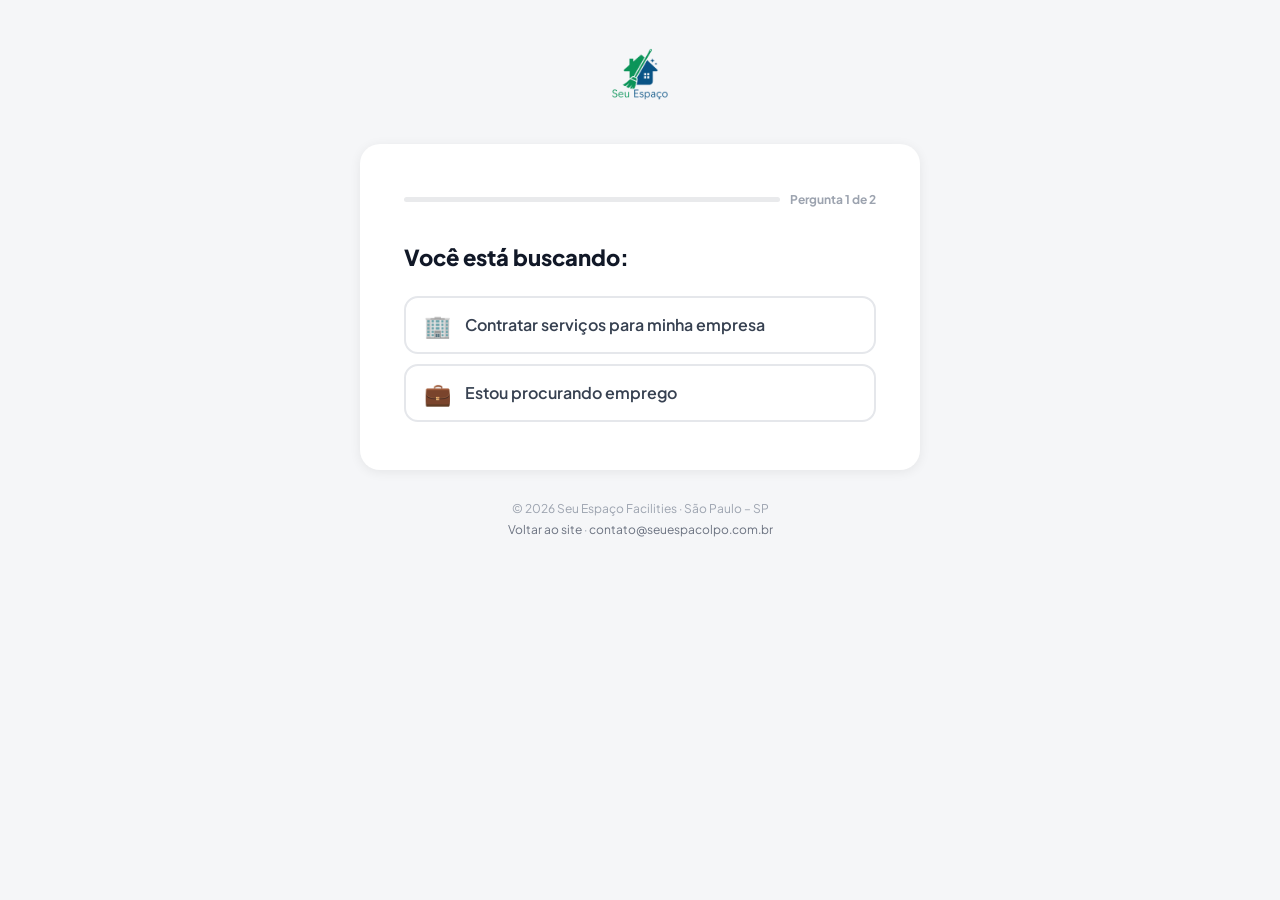
<file: formulario/index.html>
<!DOCTYPE html>
<html lang="pt-BR">
<head>
  <meta charset="UTF-8" />
  <meta name="viewport" content="width=device-width, initial-scale=1.0" />
  <title>Solicite uma Proposta | Seu Espaço Facilities</title>
  <meta name="description" content="Solicite uma proposta de limpeza comercial, copeiragem ou facilities para sua empresa em São Paulo." />
  <meta name="robots" content="noindex, nofollow" />
  <link rel="icon" type="image/png" href="/images/favicon.png" />
  <link rel="preconnect" href="https://fonts.googleapis.com" />
  <link rel="preconnect" href="https://fonts.gstatic.com" crossorigin />
  <link href="https://fonts.googleapis.com/css2?family=Plus+Jakarta+Sans:wght@400;500;600;700;800&display=swap" rel="stylesheet" />

  <!-- Meta Pixel -->
  <script>
  !function(f,b,e,v,n,t,s)
  {if(f.fbq)return;n=f.fbq=function(){n.callMethod?
  n.callMethod.apply(n,arguments):n.queue.push(arguments)};
  if(!f._fbq)f._fbq=n;n.push=n;n.loaded=!0;n.version='2.0';
  n.queue=[];t=b.createElement(e);t.async=!0;
  t.src=v;s=b.getElementsByTagName(e)[0];
  s.parentNode.insertBefore(t,s)}(window, document,'script',
  'https://connect.facebook.net/en_US/fbevents.js');
  fbq('init', '850093298071051');
  fbq('track', 'PageView');
  </script>
  <noscript><img height="1" width="1" style="display:none"
  src="https://www.facebook.com/tr?id=850093298071051&ev=PageView&noscript=1" /></noscript>

  <style>
    *, *::before, *::after { box-sizing: border-box; margin: 0; padding: 0; }

    body {
      font-family: 'Plus Jakarta Sans', system-ui, sans-serif;
      background: #f5f6f8;
      min-height: 100vh;
      display: flex;
      flex-direction: column;
      align-items: center;
      padding: 48px 16px 64px;
      color: #111827;
    }

    /* ── Topo com logo ── */
    .top-logo {
      margin-bottom: 40px;
      text-align: center;
    }
    .top-logo img {
      height: 52px;
      width: auto;
    }

    /* ── Card ── */
    .card {
      background: #fff;
      border-radius: 20px;
      padding: 48px 44px;
      width: 100%;
      max-width: 560px;
      box-shadow: 0 2px 12px rgba(0,0,0,.07);
    }

    /* ── Progresso ── */
    .progress-wrap {
      display: flex;
      align-items: center;
      gap: 10px;
      margin-bottom: 36px;
    }
    .progress-track {
      flex: 1;
      height: 5px;
      background: #e9eaec;
      border-radius: 99px;
      overflow: hidden;
    }
    .progress-fill {
      height: 100%;
      background: #1a6fc4;
      border-radius: 99px;
      transition: width .4s ease;
    }
    .progress-label {
      font-size: 12px;
      font-weight: 700;
      color: #9ca3af;
      white-space: nowrap;
    }

    /* ── Step ── */
    .step { animation: fadeIn .25s ease both; }
    .step--hidden { display: none !important; }
    @keyframes fadeIn {
      from { opacity: 0; transform: translateY(8px); }
      to   { opacity: 1; transform: translateY(0); }
    }

    /* ── Pergunta ── */
    .step-q {
      font-size: 22px;
      font-weight: 800;
      color: #111827;
      margin-bottom: 24px;
      line-height: 1.3;
    }

    /* ── Opções ── */
    .options {
      display: flex;
      flex-direction: column;
      gap: 10px;
    }

    .opt {
      display: flex;
      align-items: center;
      gap: 14px;
      border: 2px solid #e5e7eb;
      border-radius: 14px;
      padding: 16px 18px;
      background: #fff;
      cursor: pointer;
      font-family: inherit;
      font-size: 16px;
      font-weight: 600;
      color: #374151;
      text-align: left;
      transition: border-color .18s, background .18s;
      -webkit-tap-highlight-color: transparent;
    }
    .opt:hover {
      border-color: #1a6fc4;
      background: #f0f6ff;
    }
    .opt.selected {
      border-color: #1a6fc4;
      background: #f0f6ff;
      color: #1a4e8a;
    }
    .opt-icon { font-size: 22px; flex-shrink: 0; line-height: 1; }

    /* ── Voltar ── */
    .back-btn {
      display: inline-flex;
      align-items: center;
      gap: 5px;
      background: none;
      border: none;
      cursor: pointer;
      font-family: inherit;
      font-size: 13px;
      font-weight: 700;
      color: #9ca3af;
      padding: 0;
      margin-bottom: 24px;
      transition: color .15s;
    }
    .back-btn:hover { color: #374151; }

    /* ── Resultado emprego ── */
    .result {
      text-align: center;
      padding: 16px 0 8px;
    }
    .result-emoji { font-size: 48px; margin-bottom: 16px; line-height: 1; }
    .result-title {
      font-size: 22px;
      font-weight: 800;
      color: #111827;
      margin-bottom: 10px;
    }
    .result-text {
      font-size: 15px;
      color: #6b7280;
      line-height: 1.7;
      margin-bottom: 28px;
    }
    .result-text strong { color: #374151; }

    /* ── Botão e-mail ── */
    .btn-email {
      display: inline-flex;
      align-items: center;
      justify-content: center;
      gap: 8px;
      background: #f3f4f6;
      border: 2px solid #e5e7eb;
      border-radius: 12px;
      padding: 14px 24px;
      font-family: inherit;
      font-size: 15px;
      font-weight: 700;
      color: #374151;
      text-decoration: none;
      cursor: pointer;
      width: 100%;
      transition: background .15s, border-color .15s;
    }
    .btn-email:hover {
      background: #e5e7eb;
      border-color: #d1d5db;
    }

    .back-center {
      display: flex;
      justify-content: center;
      margin-top: 18px;
    }

    /* ── Rodapé ── */
    .page-footer {
      margin-top: 28px;
      font-size: 12px;
      color: #9ca3af;
      text-align: center;
      line-height: 1.8;
    }
    .page-footer a { color: #6b7280; text-decoration: none; }
    .page-footer a:hover { color: #374151; }

    /* ── Mobile ── */
    @media (max-width: 480px) {
      .card { padding: 32px 22px; }
      .step-q { font-size: 19px; }
    }
  </style>
</head>
<body>

  <!-- Logo -->
  <div class="top-logo">
    <a href="/" aria-label="Seu Espaço Facilities — Voltar ao site">
      <img src="/images/logo.png" alt="Seu Espaço Facilities" />
    </a>
  </div>

  <!-- Card -->
  <div class="card">

    <!-- Progresso -->
    <div class="progress-wrap">
      <div class="progress-track">
        <div class="progress-fill" id="prog-fill" style="width:0%"></div>
      </div>
      <span class="progress-label" id="prog-label">Pergunta 1 de 2</span>
    </div>

    <!-- PASSO 1 — O que você busca? -->
    <div class="step" id="step-1" aria-live="polite">
      <p class="step-q">Você está buscando:</p>
      <div class="options">
        <button class="opt" id="opt-contratar" type="button">
          <span class="opt-icon">🏢</span>
          Contratar serviços para minha empresa
        </button>
        <button class="opt" id="opt-emprego" type="button">
          <span class="opt-icon">💼</span>
          Estou procurando emprego
        </button>
      </div>
    </div>

    <!-- PASSO 2 — Qual serviço? -->
    <div class="step step--hidden" id="step-2" aria-live="polite">
      <button class="back-btn" id="back-2" type="button" aria-label="Voltar">
        <svg width="14" height="14" viewBox="0 0 24 24" fill="none" stroke="currentColor" stroke-width="2.5"><polyline points="15 18 9 12 15 6"/></svg>
        Voltar
      </button>
      <p class="step-q">Qual serviço você precisa?</p>
      <div class="options">
        <button class="opt" id="opt-limpeza" type="button">
          <span class="opt-icon">🧹</span>
          Limpeza comercial
        </button>
        <button class="opt" id="opt-copeiragem" type="button">
          <span class="opt-icon">☕</span>
          Copeiragem
        </button>
        <button class="opt" id="opt-facilities" type="button">
          <span class="opt-icon">🏗️</span>
          Facilities / Terceirização
        </button>
        <button class="opt" id="opt-outro" type="button">
          <span class="opt-icon">💬</span>
          Outro
        </button>
      </div>
    </div>

    <!-- RESULTADO — Não estamos contratando -->
    <div class="step step--hidden" id="step-emprego" aria-live="polite">
      <div class="result">
        <div class="result-emoji">😊</div>
        <h2 class="result-title">Obrigado pelo interesse!</h2>
        <p class="result-text">
          No momento <strong>não temos vagas abertas</strong>.<br>
          Se quiser, envie seu currículo e entramos em contato quando houver oportunidades.
        </p>
        <a href="mailto:contato@seuespacolpo.com.br?subject=Currículo%20para%20análise%20futura" class="btn-email" id="btn-curriculo">
          <svg width="16" height="16" viewBox="0 0 24 24" fill="none" stroke="currentColor" stroke-width="2" aria-hidden="true"><path d="M4 4h16c1.1 0 2 .9 2 2v12c0 1.1-.9 2-2 2H4c-1.1 0-2-.9-2-2V6c0-1.1.9-2 2-2z"/><polyline points="22,6 12,13 2,6"/></svg>
          Enviar currículo por e-mail
        </a>
        <div class="back-center">
          <button class="back-btn" id="back-emprego" type="button">
            <svg width="14" height="14" viewBox="0 0 24 24" fill="none" stroke="currentColor" stroke-width="2.5"><polyline points="15 18 9 12 15 6"/></svg>
            Voltar ao início
          </button>
        </div>
      </div>
    </div>

  </div><!-- /card -->

  <footer class="page-footer">
    <p>© <span id="footer-year"></span> Seu Espaço Facilities · São Paulo – SP</p>
    <p><a href="/">Voltar ao site</a> · <a href="mailto:contato@seuespacolpo.com.br">contato@seuespacolpo.com.br</a></p>
  </footer>

  <script>
    'use strict';

    document.getElementById('footer-year').textContent = new Date().getFullYear();

    // UTMs
    (function() {
      var p = new URLSearchParams(window.location.search);
      ['utm_source','utm_medium','utm_campaign','utm_term','utm_content','fbclid'].forEach(function(k) {
        if (p.has(k)) sessionStorage.setItem(k, p.get(k));
      });
    })();

    function trackEvent(name, data) {
      data = data || {};
      ['utm_source','utm_medium','utm_campaign','utm_term','utm_content','fbclid'].forEach(function(k) {
        var v = sessionStorage.getItem(k); if (v) data[k] = v;
      });
      if (typeof dataLayer !== 'undefined') dataLayer.push(Object.assign({ event: name }, data));
      if (typeof gtag === 'function') gtag('event', name, data);
      if (typeof fbq === 'function') {
        ['PageView','Lead','ViewContent','Contact'].indexOf(name) !== -1
          ? fbq('track', name, data) : fbq('trackCustom', name, data);
      }
      if (['localhost','127.0.0.1'].indexOf(location.hostname) !== -1)
        console.log('[Track]', name, data);
    }

    // Quiz
    (function() {
      var WA = '5511988259447';
      var s1  = document.getElementById('step-1');
      var s2  = document.getElementById('step-2');
      var sEmp= document.getElementById('step-emprego');
      var fill= document.getElementById('prog-fill');
      var lbl = document.getElementById('prog-label');

      var msgs = {
        limpeza:    'Olá! Gostaria de solicitar uma proposta de limpeza comercial para minha empresa.',
        copeiragem: 'Olá! Gostaria de solicitar uma proposta de copeiragem corporativa para minha empresa.',
        facilities: 'Olá! Gostaria de solicitar uma proposta de facilities / terceirização para minha empresa.',
        outro:      'Olá! Gostaria de conhecer as soluções da Seu Espaço Facilities para minha empresa.'
      };

      function show(el) {
        [s1, s2, sEmp].forEach(function(e) { e.classList.add('step--hidden'); });
        el.classList.remove('step--hidden');
      }
      function progress(pct, text) {
        fill.style.width = pct + '%';
        lbl.textContent  = text;
      }
      function reset() {
        document.querySelectorAll('.opt').forEach(function(b) { b.classList.remove('selected'); });
      }

      document.getElementById('opt-contratar').addEventListener('click', function() {
        this.classList.add('selected');
        trackEvent('quiz_step1', { escolha: 'contratar' });
        progress(50, 'Pergunta 2 de 2');
        setTimeout(function() { show(s2); }, 160);
      });

      document.getElementById('opt-emprego').addEventListener('click', function() {
        this.classList.add('selected');
        trackEvent('quiz_step1', { escolha: 'emprego' });
        progress(100, 'Concluído');
        setTimeout(function() { show(sEmp); }, 160);
      });

      ['limpeza','copeiragem','facilities','outro'].forEach(function(sv) {
        var btn = document.getElementById('opt-' + sv);
        if (!btn) return;
        btn.addEventListener('click', function() {
          btn.classList.add('selected');
          trackEvent('quiz_step2', { servico: sv });
          trackEvent('Lead');
          progress(100, 'Concluído');
          var url = 'https://wa.me/' + WA + '?text=' + encodeURIComponent(msgs[sv]);
          setTimeout(function() { window.open(url, '_blank'); }, 200);
        });
      });

      document.getElementById('back-2').addEventListener('click', function() {
        reset(); progress(0, 'Pergunta 1 de 2'); show(s1);
      });
      document.getElementById('back-emprego').addEventListener('click', function() {
        reset(); progress(0, 'Pergunta 1 de 2'); show(s1);
      });
    })();
  </script>

</body>
</html>
</file>
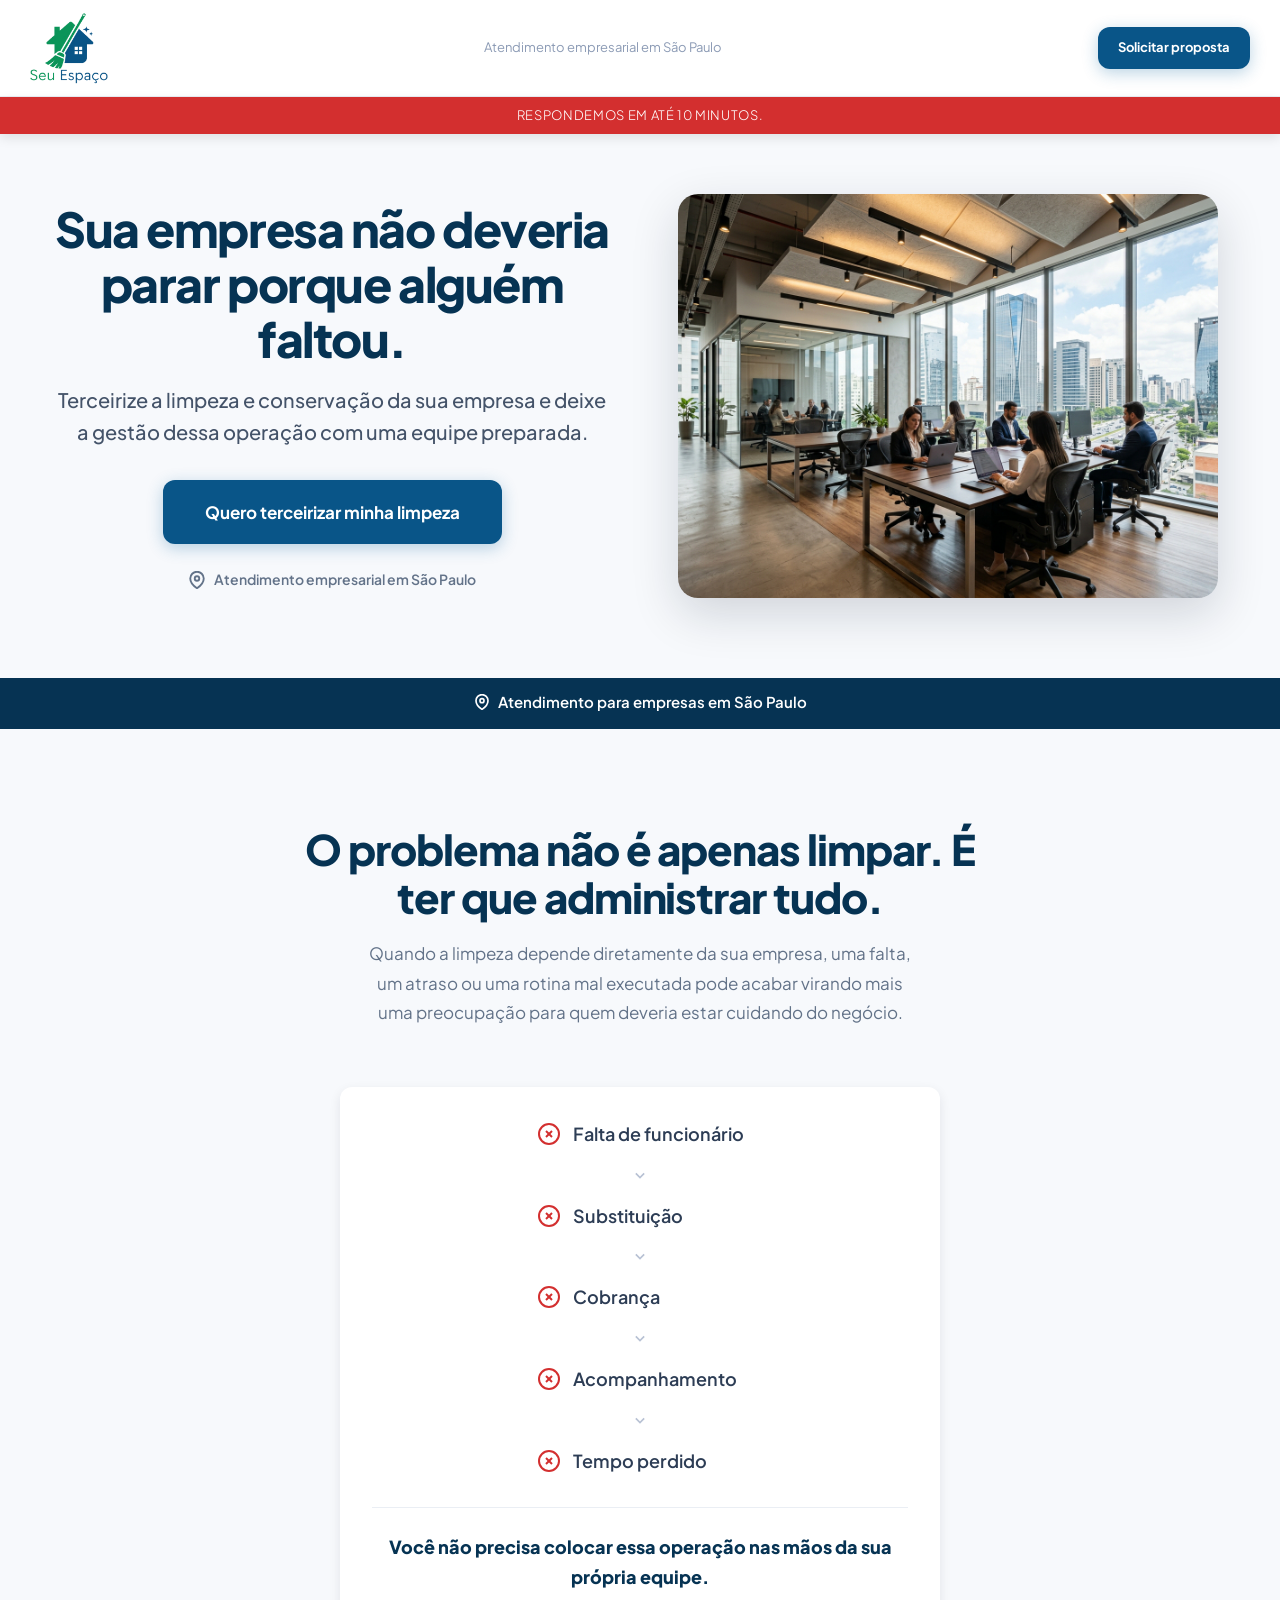
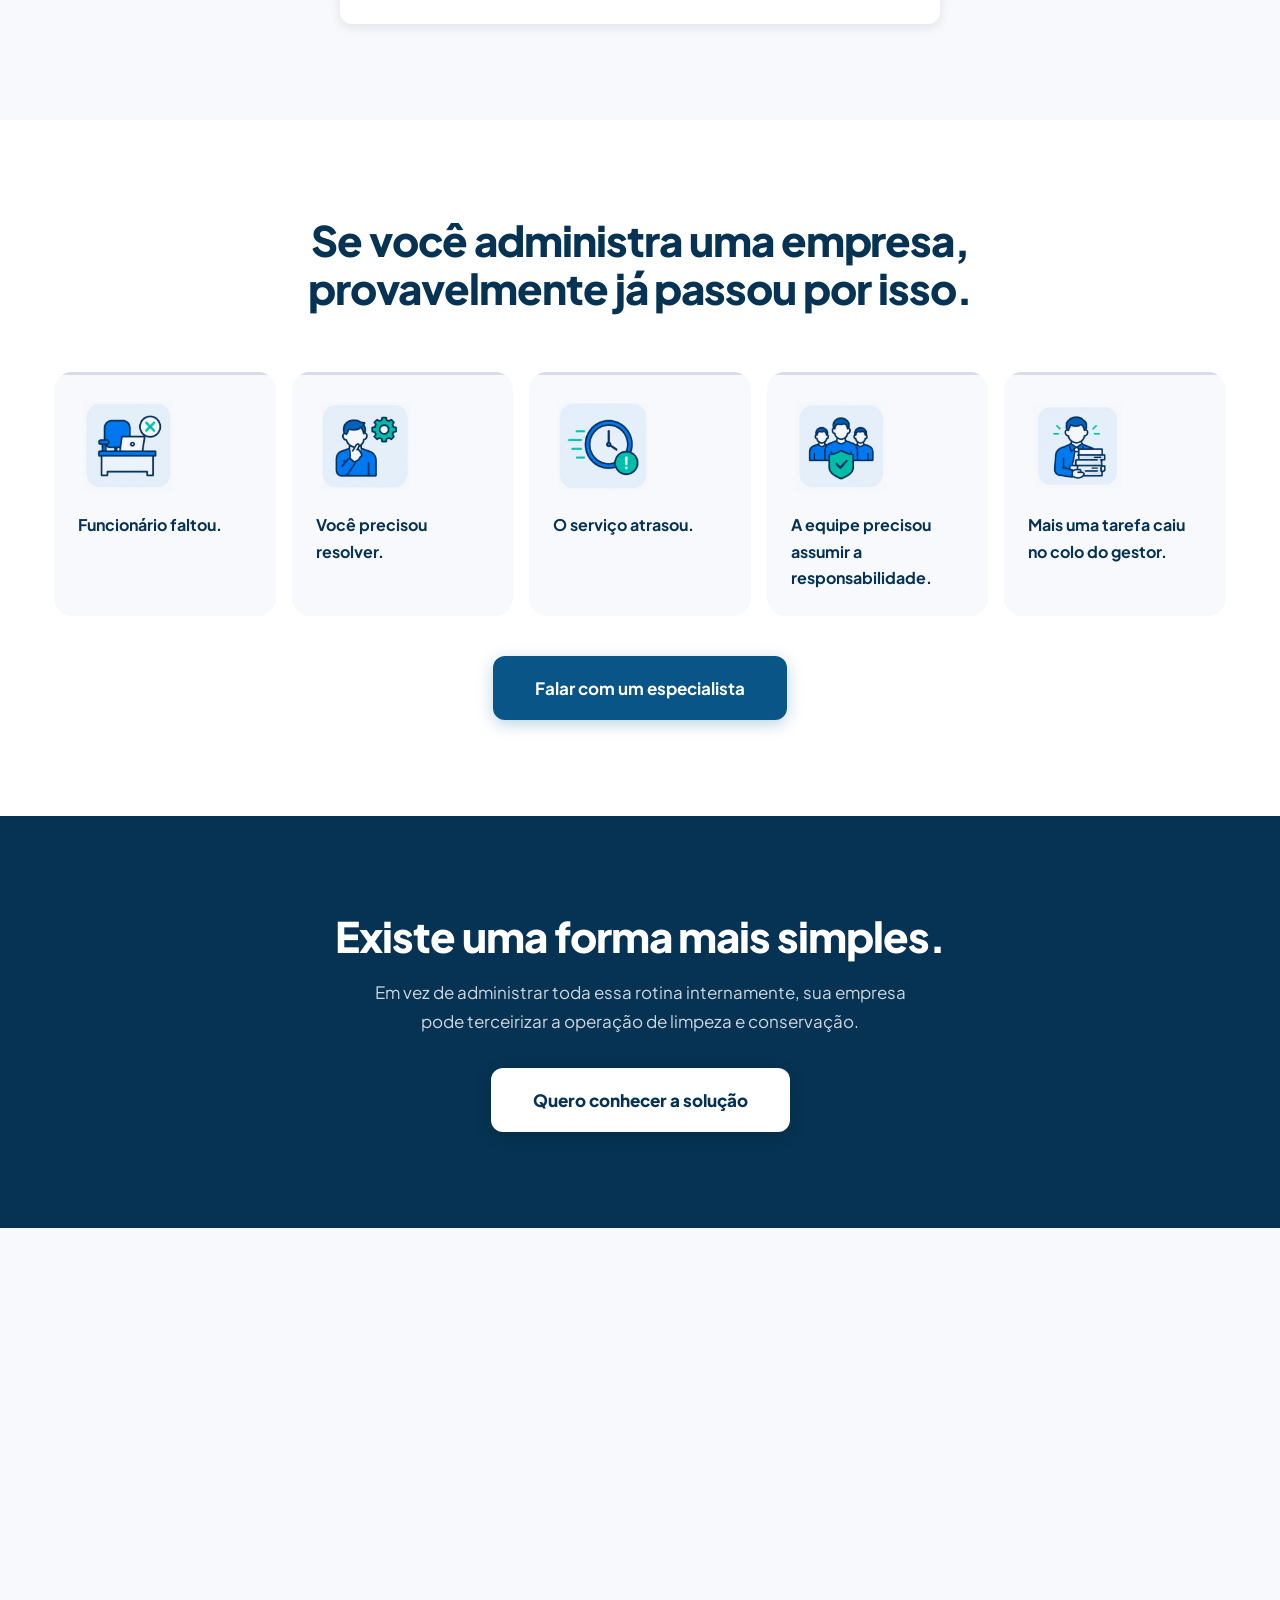
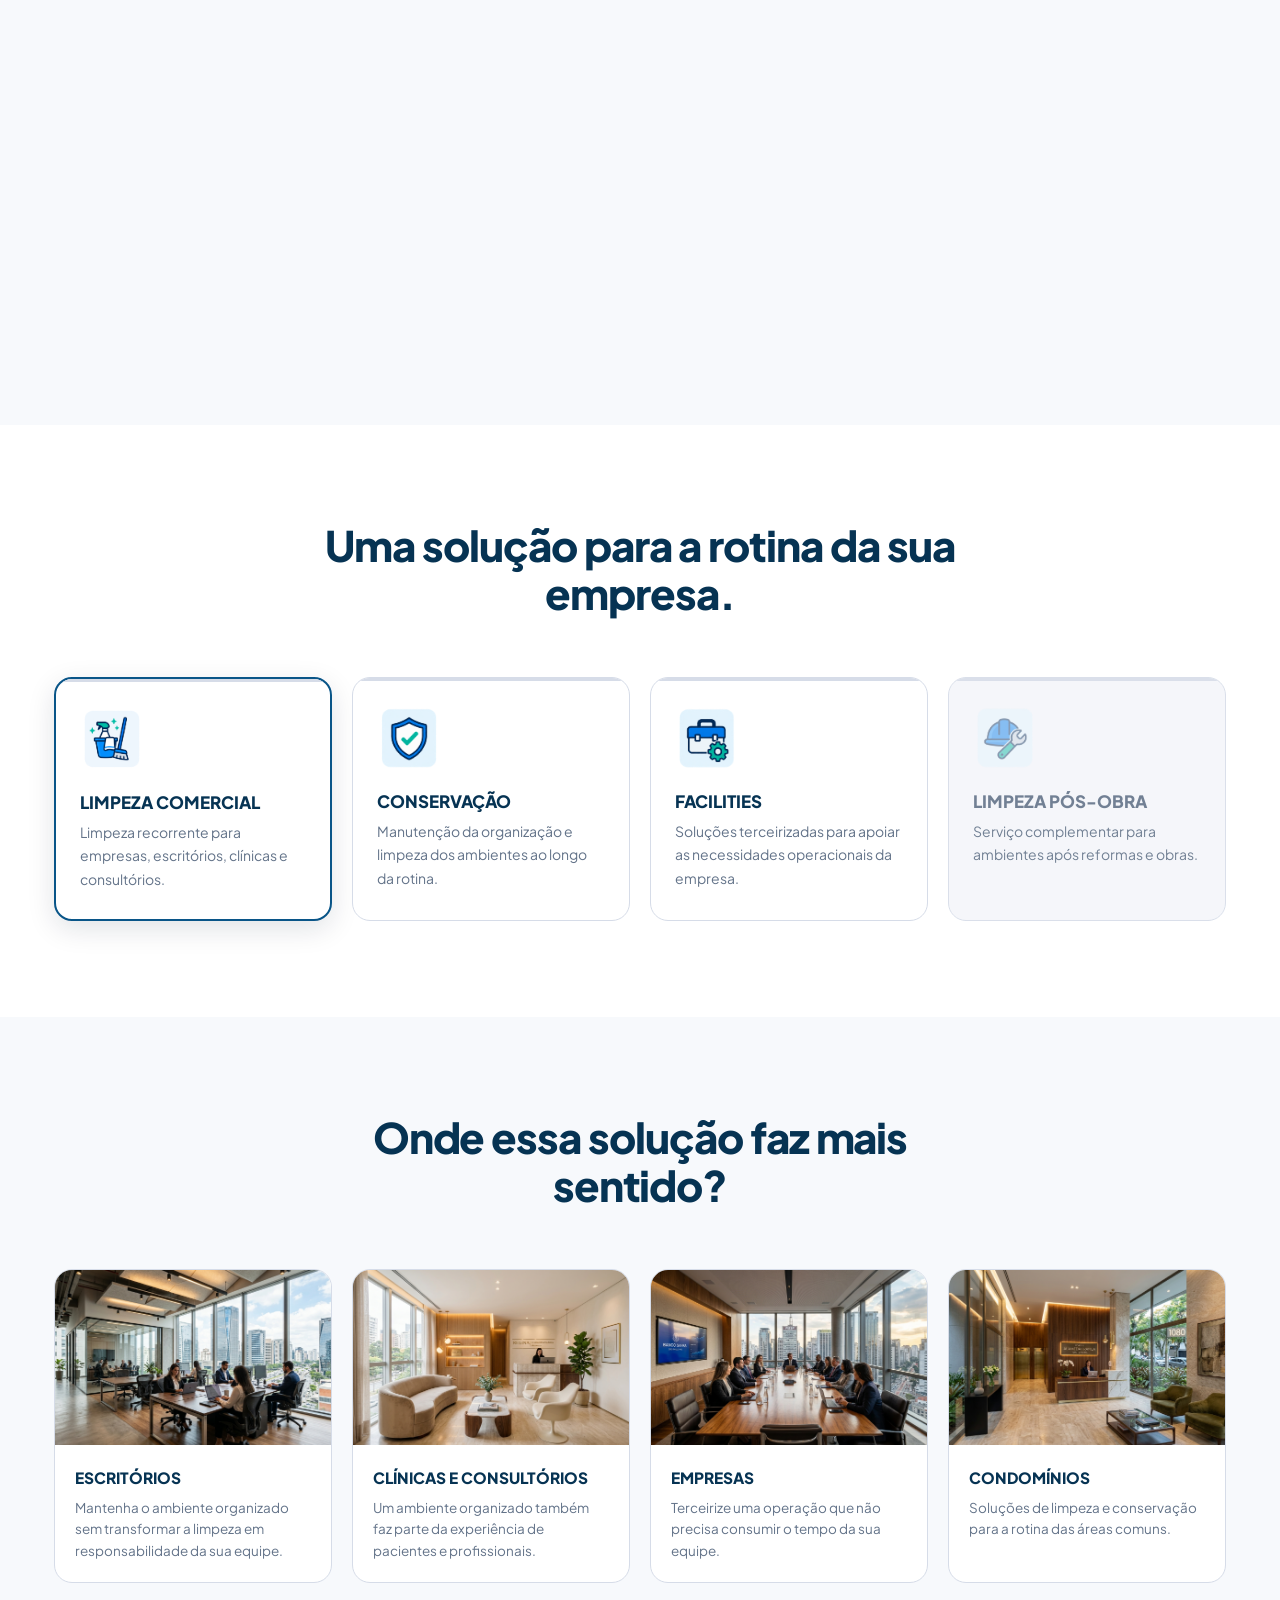
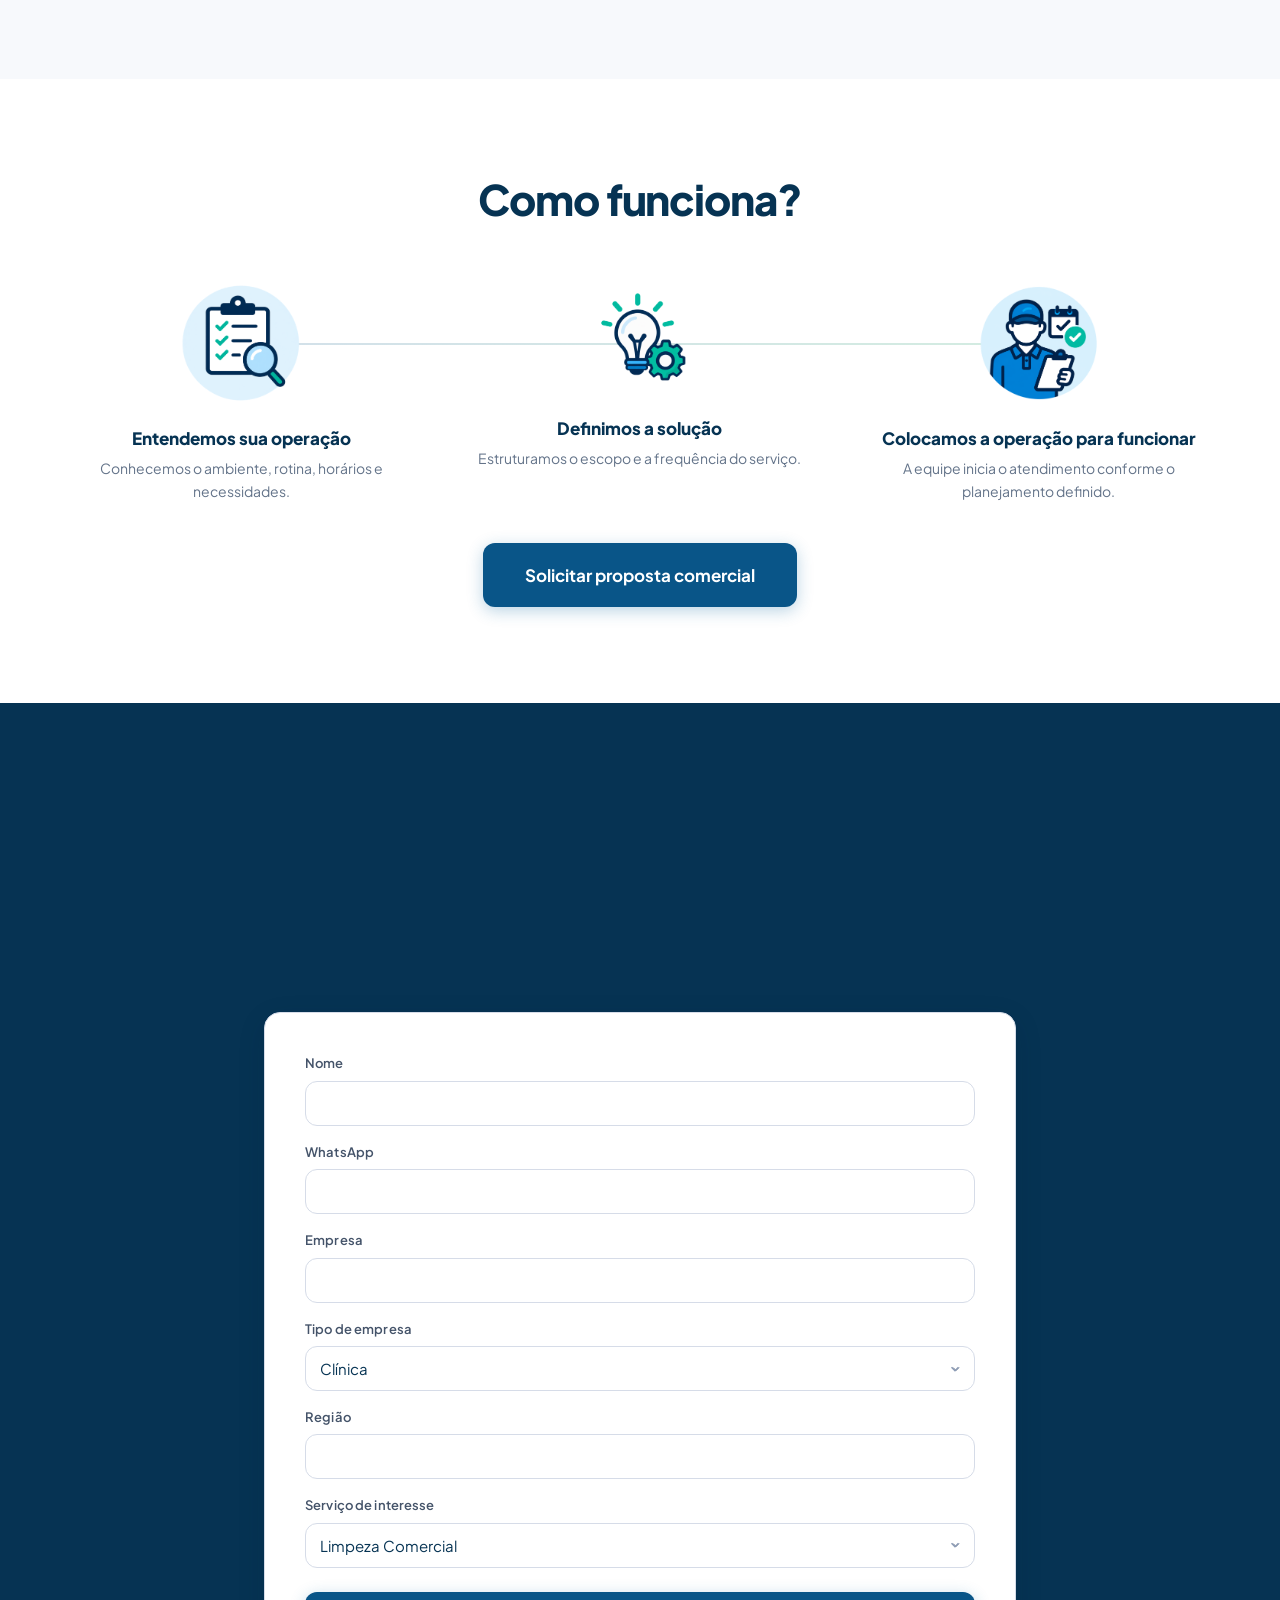
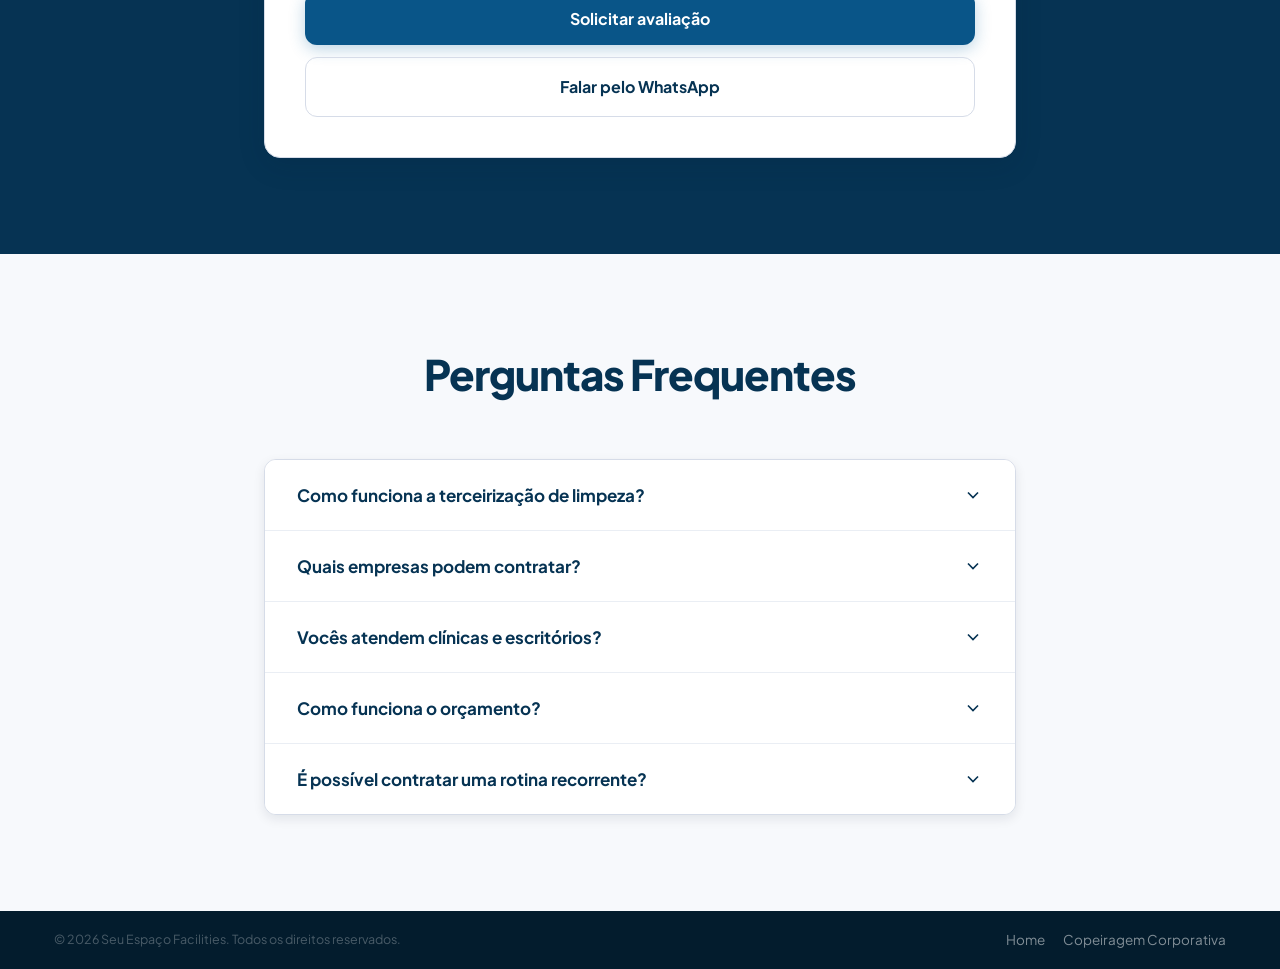
<file: limpeza-comercial/index.html>
<!DOCTYPE html>
<html lang="pt-BR">
<head>
  <meta charset="UTF-8" />
  <meta name="viewport" content="width=device-width, initial-scale=1.0" />
  <title>Limpeza Comercial em São Paulo | Seu Espaço</title>
  <meta name="description" content="Terceirização de limpeza comercial em São Paulo para empresas, clínicas e escritórios. Solicite uma proposta personalizada." />
  <meta name="robots" content="index, follow" />
  <link rel="canonical" href="https://www.seuespaco.com.br/limpeza-comercial" />
  <meta property="og:title" content="Limpeza Comercial em São Paulo" />
  <meta property="og:description" content="Terceirização de limpeza comercial em São Paulo para empresas, clínicas e escritórios. Solicite uma proposta personalizada." />
  <meta property="og:type" content="website" />
  <link rel="icon" type="image/png" href="/images/favicon.png" />
  <link rel="preconnect" href="https://fonts.googleapis.com" />
  <link rel="preconnect" href="https://fonts.gstatic.com" crossorigin />
  <link href="https://fonts.googleapis.com/css2?family=Plus+Jakarta+Sans:wght@400;500;600;700;800&display=swap" rel="stylesheet" />
  <link rel="stylesheet" href="/style.css" />
  <!-- Google Tag Manager: replace GOOGLE_TAG_MANAGER_ID -->
  <!-- Meta Pixel Code -->
  <script>
  !function(f,b,e,v,n,t,s)
  {if(f.fbq)return;n=f.fbq=function(){n.callMethod?
  n.callMethod.apply(n,arguments):n.queue.push(arguments)};
  if(!f._fbq)f._fbq=n;n.push=n;n.loaded=!0;n.version='2.0';
  n.queue=[];t=b.createElement(e);t.async=!0;
  t.src=v;s=b.getElementsByTagName(e)[0];
  s.parentNode.insertBefore(t,s)}(window, document,'script',
  'https://connect.facebook.net/en_US/fbevents.js');
  fbq('init', '850093298071051');
  fbq('track', 'PageView');
  </script>
  <noscript><img height="1" width="1" style="display:none"
  src="https://www.facebook.com/tr?id=850093298071051&ev=PageView&noscript=1"
  /></noscript>
  <!-- End Meta Pixel Code -->
  <!-- Google Ads: replace GOOGLE_ADS_ID -->
  <script type="application/ld+json">
  {
    "@context": "https://schema.org",
    "@type": "Service",
    "name": "Limpeza Comercial",
    "provider": {
      "@type": "LocalBusiness",
      "name": "Seu Espaço"
    },
    "areaServed": {
      "@type": "City",
      "name": "São Paulo"
    },
    "description": "Serviço de terceirização de limpeza e conservação para empresas."
  }
  </script>
  <script type="application/ld+json">
  {
    "@context": "https://schema.org",
    "@type": "BreadcrumbList",
    "itemListElement": [
      {
        "@type": "ListItem",
        "position": 1,
        "name": "Home",
        "item": "https://www.seuespaco.com.br/"
      },
      {
        "@type": "ListItem",
        "position": 2,
        "name": "Serviços"
      },
      {
        "@type": "ListItem",
        "position": 3,
        "name": "Limpeza Comercial",
        "item": "https://www.seuespaco.com.br/limpeza-comercial"
      }
    ]
  }
  </script>
</head>
<body>
  
  <!-- LP STRIP HEADER -->
  <header class="lp-header" id="lp-header" role="banner">
    <div class="container lp-header-inner">
      <a href="/" class="logo" aria-label="Seu Espaço — Página inicial">
        <img src="/images/logo.png" alt="Seu Espaço" style="height: 72px; width: auto;" />
      </a>
      <span class="lp-header-note">Atendimento empresarial em São Paulo</span>
      <a href="#formulario" class="btn btn-primary btn-sm" id="cta-lp-header" data-track="orcamento" data-loc="lp_header">Solicitar proposta</a>
    </div>
  </header>

  <!-- TOP BAR (QUALIFICAÇÃO) -->
  <div style="background-color: #d32f2f; color: #ffffff; text-align: center; padding: 8px 20px; font-size: 13px; font-weight: 300; letter-spacing: 0.05em; text-transform: uppercase; z-index: 999; position: sticky; top: 0; box-shadow: 0 4px 12px rgba(0,0,0,0.1);">
    Respondemos em até 10 minutos.
  </div>

  <main>
    <!-- HERO LP -->
    <section class="lp-hero-light" aria-label="Apresentação — Limpeza Comercial">
      <div class="container" style="display: flex; flex-wrap: wrap; align-items: center; gap: 40px;">
        <div class="lp-hero-inner fade-up" style="flex: 1; min-width: 300px; padding-right: 20px; text-align: center; display: flex; flex-direction: column; align-items: center;">
          <h1 class="lp-h1" style="font-size: clamp(34px, 5vw, 48px); margin-bottom: 18px; color: var(--navy); line-height: 1.15; font-weight: 800;">Sua empresa não deveria<br>parar porque alguém faltou.</h1>
          <p class="lp-hero-sub" style="font-size: clamp(17px, 2.5vw, 20px); font-weight: 500; color: var(--gray-600); margin-bottom: 32px; max-width: 600px; line-height: 1.6; margin-left: auto; margin-right: auto;">Terceirize a limpeza e conservação da sua empresa e deixe a gestão dessa operação com uma equipe preparada.</p>
          
          <div class="hero-img-mobile">
            <img src="/images/office.jpg" alt="Equipe de limpeza em ambiente corporativo organizado" loading="lazy" />
          </div>
        
          <div class="lp-hero-cta" style="margin-bottom: 24px; display: flex; justify-content: center; gap: 16px; flex-wrap: wrap; width: 100%;">
            <a href="#formulario" class="btn btn-primary btn-xl" id="cta-hero-proposta" data-track="orcamento" data-loc="lp_hero">Quero terceirizar minha limpeza</a>
            
          </div>
          <div style="display: flex; align-items: center; gap: 8px; color: var(--gray-500); font-weight: 600; font-size: 14px;">
            <svg width="18" height="18" viewBox="0 0 24 24" fill="none" stroke="currentColor" stroke-width="2.5"><path d="M21 10c0 7-9 13-9 13s-9-6-9-13a9 9 0 0 1 18 0z"/><circle cx="12" cy="10" r="3"/></svg>
            Atendimento empresarial em São Paulo
          </div>
        </div>
        <div class="fade-up hero-img-desktop" style="flex: 1; min-width: 300px; text-align: center;">
          <img src="/images/office.jpg" alt="Equipe de limpeza em ambiente corporativo organizado" style="border-radius: 20px; box-shadow: var(--sh-lg); width: 100%; max-width: 540px; margin: 0 auto; display: block;" loading="lazy" />
        </div>
      </div>
    </section>

    <!-- BARRA LOCAL -->
    <div style="background: var(--navy); color: var(--white); text-align: center; padding: 12px 20px; font-weight: 600; font-size: 15px;">
      <div style="display: inline-flex; align-items: center; gap: 8px; justify-content: center;">
        <svg width="16" height="16" viewBox="0 0 24 24" fill="none" stroke="currentColor" stroke-width="2.5"><path d="M21 10c0 7-9 13-9 13s-9-6-9-13a9 9 0 0 1 18 0z"/><circle cx="12" cy="10" r="3"/></svg>
        Atendimento para empresas em São Paulo
      </div>
    </div>

    <!-- SEGUNDA SEÇÃO: DOR -->
    <section class="section-pad bg-off" aria-labelledby="dor-title">
      <div class="container">
        <div class="section-head fade-up">
          <h2 class="title" id="dor-title">O problema não é apenas limpar. É ter que administrar tudo.</h2>
          <p class="subtitle subtitle--center">Quando a limpeza depende diretamente da sua empresa, uma falta, um atraso ou uma rotina mal executada pode acabar virando mais uma preocupação para quem deveria estar cuidando do negócio.</p>
        </div>
        <div class="fade-up" style="max-width:600px; margin: 0 auto; background:var(--white); border-radius:12px; padding:32px; box-shadow:var(--sh-sm);">
          <ul style="list-style:none; padding:0; margin:0 auto; display:flex; flex-direction:column; gap:16px; width:fit-content;">
            <li style="display:flex; align-items:center; gap:12px; font-size:18px; font-weight:600; color:var(--gray-700);">
              <svg width="24" height="24" viewBox="0 0 24 24" fill="none" stroke="var(--error, #d32f2f)" stroke-width="2"><circle cx="12" cy="12" r="10"/><line x1="15" y1="9" x2="9" y2="15"/><line x1="9" y1="9" x2="15" y2="15"/></svg> Falta de funcionário
            </li>
            <li style="display:flex; justify-content:center; color:var(--gray-300);"><svg width="20" height="20" viewBox="0 0 24 24" fill="none" stroke="currentColor" stroke-width="2"><polyline points="7 10 12 15 17 10"/></svg></li>
            <li style="display:flex; align-items:center; gap:12px; font-size:18px; font-weight:600; color:var(--gray-700);">
              <svg width="24" height="24" viewBox="0 0 24 24" fill="none" stroke="var(--error, #d32f2f)" stroke-width="2"><circle cx="12" cy="12" r="10"/><line x1="15" y1="9" x2="9" y2="15"/><line x1="9" y1="9" x2="15" y2="15"/></svg> Substituição
            </li>
            <li style="display:flex; justify-content:center; color:var(--gray-300);"><svg width="20" height="20" viewBox="0 0 24 24" fill="none" stroke="currentColor" stroke-width="2"><polyline points="7 10 12 15 17 10"/></svg></li>
            <li style="display:flex; align-items:center; gap:12px; font-size:18px; font-weight:600; color:var(--gray-700);">
              <svg width="24" height="24" viewBox="0 0 24 24" fill="none" stroke="var(--error, #d32f2f)" stroke-width="2"><circle cx="12" cy="12" r="10"/><line x1="15" y1="9" x2="9" y2="15"/><line x1="9" y1="9" x2="15" y2="15"/></svg> Cobrança
            </li>
            <li style="display:flex; justify-content:center; color:var(--gray-300);"><svg width="20" height="20" viewBox="0 0 24 24" fill="none" stroke="currentColor" stroke-width="2"><polyline points="7 10 12 15 17 10"/></svg></li>
            <li style="display:flex; align-items:center; gap:12px; font-size:18px; font-weight:600; color:var(--gray-700);">
              <svg width="24" height="24" viewBox="0 0 24 24" fill="none" stroke="var(--error, #d32f2f)" stroke-width="2"><circle cx="12" cy="12" r="10"/><line x1="15" y1="9" x2="9" y2="15"/><line x1="9" y1="9" x2="15" y2="15"/></svg> Acompanhamento
            </li>
            <li style="display:flex; justify-content:center; color:var(--gray-300);"><svg width="20" height="20" viewBox="0 0 24 24" fill="none" stroke="currentColor" stroke-width="2"><polyline points="7 10 12 15 17 10"/></svg></li>
            <li style="display:flex; align-items:center; gap:12px; font-size:18px; font-weight:600; color:var(--gray-700);">
              <svg width="24" height="24" viewBox="0 0 24 24" fill="none" stroke="var(--error, #d32f2f)" stroke-width="2"><circle cx="12" cy="12" r="10"/><line x1="15" y1="9" x2="9" y2="15"/><line x1="9" y1="9" x2="15" y2="15"/></svg> Tempo perdido
            </li>
          </ul>
          <div style="margin-top:32px; padding-top:24px; border-top:1px solid var(--gray-100); text-align:center;">
            <p style="font-size:18px; font-weight:800; color:var(--navy);">Você não precisa colocar essa operação nas mãos da sua própria equipe.</p>
          </div>
        </div>
      </div>
    </section>

    <!-- IDENTIFICAÇÃO -->
    <section class="section-pad bg-white" aria-labelledby="ident-title">
      <div class="container">
        <div class="section-head fade-up">
          <h2 class="title" id="ident-title">Se você administra uma empresa, provavelmente já passou por isso.</h2>
        </div>
        <div class="cards-3" style="grid-template-columns: repeat(auto-fit, minmax(200px, 1fr)); gap: 16px;">
          <div class="card fade-up" style="background: var(--off-white); border: none; text-align: left; padding: 24px;">
            <img src="/images/funcionario_faltou.png" alt="Funcionário faltou" style="width:100px; height:100px; object-fit:contain; margin-bottom:16px; mix-blend-mode:multiply; display:block;" loading="lazy" />
            <p style="font-weight: 700; color: var(--navy); font-size: 16px;">Funcionário faltou.</p>
          </div>
          <div class="card fade-up" style="background: var(--off-white); border: none; text-align: left; padding: 24px;">
            <img src="/images/voce_precisou_resolver.png" alt="Você precisou resolver" style="width:100px; height:100px; object-fit:contain; margin-bottom:16px; mix-blend-mode:multiply; display:block;" loading="lazy" />
            <p style="font-weight: 700; color: var(--navy); font-size: 16px;">Você precisou resolver.</p>
          </div>
          <div class="card fade-up" style="background: var(--off-white); border: none; text-align: left; padding: 24px;">
            <img src="/images/servico_atrasou.png" alt="O serviço atrasou" style="width:100px; height:100px; object-fit:contain; margin-bottom:16px; mix-blend-mode:multiply; display:block;" loading="lazy" />
            <p style="font-weight: 700; color: var(--navy); font-size: 16px;">O serviço atrasou.</p>
          </div>
          <div class="card fade-up" style="background: var(--off-white); border: none; text-align: left; padding: 24px;">
            <img src="/images/equipe_responsabilidade.png" alt="A equipe precisou assumir a responsabilidade" style="width:100px; height:100px; object-fit:contain; margin-bottom:16px; mix-blend-mode:multiply; display:block;" loading="lazy" />
            <p style="font-weight: 700; color: var(--navy); font-size: 16px;">A equipe precisou assumir a responsabilidade.</p>
          </div>
          <div class="card fade-up" style="background: var(--off-white); border: none; text-align: left; padding: 24px;">
            <img src="/images/tarefa_gestor.png" alt="Mais uma tarefa caiu no colo do gestor" style="width:100px; height:100px; object-fit:contain; margin-bottom:16px; mix-blend-mode:multiply; display:block;" loading="lazy" />
            <p style="font-weight: 700; color: var(--navy); font-size: 16px;">Mais uma tarefa caiu no colo do gestor.</p>
          </div>
        </div>
        <div class="fade-up" style="text-align: center; margin-top: 40px;">
          <a href="#formulario" class="btn btn-primary btn-xl" data-track="orcamento" data-loc="lp_identificacao">Falar com um especialista</a>
        </div>
      </div>
    </section>

    <!-- TRANSIÇÃO -->
    <section class="section-pad bg-navy" style="background: var(--navy); color: var(--white); text-align: center;">
      <div class="container fade-up">
        <h2 class="title" style="color: var(--white);">Existe uma forma mais simples.</h2>
        <p class="subtitle" style="color: rgba(255,255,255,0.8); margin: 0 auto 32px auto;">Em vez de administrar toda essa rotina internamente, sua empresa pode terceirizar a operação de limpeza e conservação.</p>
        <a href="#mecanismo" class="btn btn-white btn-xl">Quero conhecer a solução</a>
      </div>
    </section>

    <!-- MECANISMO -->
    <section id="mecanismo" class="section-pad bg-off" aria-labelledby="mecanismo-title">
      <div class="container">
        <div class="section-head fade-up">
          <h2 class="title" id="mecanismo-title">O que muda quando você terceiriza?</h2>
        </div>
        <div class="fade-up mech-grid">
          <div class="mech-card">
            <h3 style="font-size:24px; font-weight:800; color:var(--gray-500); margin-bottom:24px; text-align: center;">ANTES</h3>
            <ul style="list-style:none; padding:0; margin:0; display:flex; flex-direction:column; gap:16px; color:var(--gray-600); font-weight: 500;">
              <li style="display: flex; gap: 12px; align-items: center;"><svg width="24" height="24" viewBox="0 0 24 24" fill="none" stroke="var(--error, #d32f2f)" stroke-width="2"><circle cx="12" cy="12" r="10"/><line x1="15" y1="9" x2="9" y2="15"/><line x1="9" y1="9" x2="15" y2="15"/></svg> Contratação</li>
              <li style="display: flex; gap: 12px; align-items: center;"><svg width="24" height="24" viewBox="0 0 24 24" fill="none" stroke="var(--error, #d32f2f)" stroke-width="2"><circle cx="12" cy="12" r="10"/><line x1="15" y1="9" x2="9" y2="15"/><line x1="9" y1="9" x2="15" y2="15"/></svg> Gestão da rotina</li>
              <li style="display: flex; gap: 12px; align-items: center;"><svg width="24" height="24" viewBox="0 0 24 24" fill="none" stroke="var(--error, #d32f2f)" stroke-width="2"><circle cx="12" cy="12" r="10"/><line x1="15" y1="9" x2="9" y2="15"/><line x1="9" y1="9" x2="15" y2="15"/></svg> Cobrança</li>
              <li style="display: flex; gap: 12px; align-items: center;"><svg width="24" height="24" viewBox="0 0 24 24" fill="none" stroke="var(--error, #d32f2f)" stroke-width="2"><circle cx="12" cy="12" r="10"/><line x1="15" y1="9" x2="9" y2="15"/><line x1="9" y1="9" x2="15" y2="15"/></svg> Acompanhamento</li>
              <li style="display: flex; gap: 12px; align-items: center;"><svg width="24" height="24" viewBox="0 0 24 24" fill="none" stroke="var(--error, #d32f2f)" stroke-width="2"><circle cx="12" cy="12" r="10"/><line x1="15" y1="9" x2="9" y2="15"/><line x1="9" y1="9" x2="15" y2="15"/></svg> Resolver imprevistos</li>
            </ul>
          </div>
          <div class="mech-card-featured">
            <div style="position: absolute; top: -14px; left: 50%; transform: translateX(-50%); background: var(--accent); color: var(--white); font-weight: 700; font-size: 12px; padding: 4px 16px; border-radius: 99px; text-transform: uppercase;">A solução</div>
            <h3 style="font-size:24px; font-weight:800; color:var(--navy); margin-bottom:24px; text-align: center;">COM A TERCEIRIZAÇÃO</h3>
            <ul style="list-style:none; padding:0; margin:0; display:flex; flex-direction:column; gap:16px; color:var(--navy); font-weight: 600;">
              <li style="display: flex; gap: 12px; align-items: center;"><svg width="20" height="20" viewBox="0 0 24 24" fill="none" stroke="var(--success)" stroke-width="3"><polyline points="20 6 9 17 4 12"/></svg> Operação estruturada</li>
              <li style="display: flex; gap: 12px; align-items: center;"><svg width="20" height="20" viewBox="0 0 24 24" fill="none" stroke="var(--success)" stroke-width="3"><polyline points="20 6 9 17 4 12"/></svg> Equipe direcionada</li>
              <li style="display: flex; gap: 12px; align-items: center;"><svg width="20" height="20" viewBox="0 0 24 24" fill="none" stroke="var(--success)" stroke-width="3"><polyline points="20 6 9 17 4 12"/></svg> Rotina definida</li>
              <li style="display: flex; gap: 12px; align-items: center;"><svg width="20" height="20" viewBox="0 0 24 24" fill="none" stroke="var(--success)" stroke-width="3"><polyline points="20 6 9 17 4 12"/></svg> Execução do serviço</li>
              <li style="display: flex; gap: 12px; align-items: center;"><svg width="20" height="20" viewBox="0 0 24 24" fill="none" stroke="var(--success)" stroke-width="3"><polyline points="20 6 9 17 4 12"/></svg> Acompanhamento operacional</li>
            </ul>
          </div>
        </div>
        <div class="fade-up" style="text-align: center; margin-top: 40px;">
          <a href="#formulario" class="btn btn-primary btn-xl" data-track="orcamento" data-loc="lp_mecanismo">Quero terceirizar minha limpeza</a>
        </div>
      </div>
    </section>

    <!-- SERVIÇOS -->
    <section class="section-pad bg-white" id="servicos" aria-labelledby="servicos-title">
      <div class="container">
        <div class="section-head fade-up">
          <h2 class="title" id="servicos-title">Uma solução para a rotina da sua empresa.</h2>
        </div>
        <div class="cards-4">
          <div class="card fade-up" style="border: 2px solid var(--accent); box-shadow: var(--sh-md);">
            <img src="/images/limpeza_comercial.png" alt="Limpeza Comercial" style="width: 64px; height: auto; margin-bottom: 20px;" loading="lazy" />
            <h3 class="card-title">LIMPEZA COMERCIAL</h3>
            <p class="card-text">Limpeza recorrente para empresas, escritórios, clínicas e consultórios.</p>
          </div>
          <div class="card fade-up">
            <img src="/images/conservação.png" alt="Conservação" style="width: 64px; height: auto; margin-bottom: 20px;" loading="lazy" />
            <h3 class="card-title">CONSERVAÇÃO</h3>
            <p class="card-text">Manutenção da organização e limpeza dos ambientes ao longo da rotina.</p>
          </div>
          <div class="card fade-up">
            <img src="/images/facilities.png" alt="Facilities" style="width: 64px; height: auto; margin-bottom: 20px;" loading="lazy" />
            <h3 class="card-title">FACILITIES</h3>
            <p class="card-text">Soluções terceirizadas para apoiar as necessidades operacionais da empresa.</p>
          </div>
          <div class="card fade-up" style="background: var(--gray-50); opacity: 0.9;">
            <img src="/images/limpeza_pós_obras.png" alt="Limpeza Pós-Obra" style="width: 64px; height: auto; margin-bottom: 20px; opacity: 0.5;" loading="lazy" />
            <h3 class="card-title" style="color: var(--gray-500);">LIMPEZA PÓS-OBRA</h3>
            <p class="card-text" style="font-size: 14px;">Serviço complementar para ambientes após reformas e obras.</p>
          </div>
        </div>
      </div>
    </section>

    <!-- SEGMENTOS -->
    <section class="section-pad bg-off" id="segmentos" aria-labelledby="seg-title">
      <div class="container">
        <div class="section-head fade-up">
          <h2 class="title" id="seg-title">Onde essa solução faz mais sentido?</h2>
        </div>
        <div class="seg-grid">
          <div class="seg-card fade-up">
            <div class="seg-img-wrap">
              <img src="/images/office.jpg" alt="Escritórios" loading="lazy" width="400" height="300" />
            </div>
            <div class="seg-body">
              <h3 class="seg-title">ESCRITÓRIOS</h3>
              <p class="seg-text">Mantenha o ambiente organizado sem transformar a limpeza em responsabilidade da sua equipe.</p>
            </div>
          </div>
          <div class="seg-card fade-up">
            <div class="seg-img-wrap">
              <img src="/images/clinic.jpg" alt="Clínicas e Consultórios" loading="lazy" width="400" height="300" />
            </div>
            <div class="seg-body">
              <h3 class="seg-title">CLÍNICAS E CONSULTÓRIOS</h3>
              <p class="seg-text">Um ambiente organizado também faz parte da experiência de pacientes e profissionais.</p>
            </div>
          </div>
          <div class="seg-card fade-up">
            <div class="seg-img-wrap">
              <img src="/images/corporate.jpg" alt="Empresas" loading="lazy" width="400" height="300" />
            </div>
            <div class="seg-body">
              <h3 class="seg-title">EMPRESAS</h3>
              <p class="seg-text">Terceirize uma operação que não precisa consumir o tempo da sua equipe.</p>
            </div>
          </div>
          <div class="seg-card fade-up">
            <div class="seg-img-wrap">
              <img src="/images/condominium.jpg" alt="Condomínios" loading="lazy" width="400" height="300" />
            </div>
            <div class="seg-body">
              <h3 class="seg-title">CONDOMÍNIOS</h3>
              <p class="seg-text">Soluções de limpeza e conservação para a rotina das áreas comuns.</p>
            </div>
          </div>
        </div>
      </div>
    </section>

    <!-- CONFIANÇA / PROCESSO -->
    <section class="section-pad bg-white" aria-labelledby="process-title">
      <div class="container">
        <div class="section-head fade-up">
          <h2 class="title" id="process-title">Como funciona?</h2>
        </div>
        <div class="how-grid">
          <div class="how-step fade-up">
            <img src="/images/etapa1.png" alt="Etapa 1" style="width: 120px; height: auto; margin-bottom: 24px;" loading="lazy" />
            <div>
              <h3 class="card-title">Entendemos sua operação</h3>
              <p class="card-text">Conhecemos o ambiente, rotina, horários e necessidades.</p>
            </div>
          </div>
          <div class="how-step fade-up">
            <img src="/images/etapa2.png" alt="Etapa 2" style="width: 120px; height: auto; margin-bottom: 24px;" loading="lazy" />
            <div>
              <h3 class="card-title">Definimos a solução</h3>
              <p class="card-text">Estruturamos o escopo e a frequência do serviço.</p>
            </div>
          </div>
          <div class="how-step fade-up">
            <img src="/images/etapa3.png" alt="Etapa 3" style="width: 120px; height: auto; margin-bottom: 24px;" loading="lazy" />
            <div>
              <h3 class="card-title">Colocamos a operação para funcionar</h3>
              <p class="card-text">A equipe inicia o atendimento conforme o planejamento definido.</p>
            </div>
          </div>
        </div>
        <div class="fade-up" style="text-align: center; margin-top: 40px;">
          <a href="#formulario" class="btn btn-primary btn-xl" data-track="orcamento" data-loc="lp_como_funciona">Solicitar proposta comercial</a>
        </div>
      </div>
    </section>

    <!-- CONVERSÃO PRINCIPAL -->
    <section id="formulario" class="section-pad" style="background: var(--navy); color: var(--white);">
      <div class="container" style="max-width: 800px; margin: 0 auto;">
        <div class="section-head fade-up" style="margin-bottom: 40px;">
          <h2 class="title" style="color: var(--white);">Quer saber quanto custa terceirizar essa operação?</h2>
          <p class="subtitle subtitle--center" style="color: rgba(255,255,255,0.8);">Conte rapidamente como funciona sua empresa e converse com nossa equipe para entender a melhor solução para sua operação.</p>
        </div>
        <div class="form-card fade-up" style="background: var(--white); border-radius: 16px; padding: 40px; color: var(--gray-600);">
          <form action="/obrigado" method="GET" class="contact-form" id="form-limpeza" novalidate>
            <input type="hidden" name="origem" value="Landing Page Limpeza Comercial" />
            <div class="form-group" style="margin-bottom: 16px;">
              <label class="form-label" for="lp-nome">Nome</label>
              <input type="text" id="lp-nome" name="nome" class="form-input" required />
            </div>
            <div class="form-group" style="margin-bottom: 16px;">
              <label class="form-label" for="lp-whats">WhatsApp</label>
              <input type="tel" id="lp-whats" name="whatsapp" class="form-input" data-mask="phone" required />
            </div>
            <div class="form-group" style="margin-bottom: 16px;">
              <label class="form-label" for="lp-empresa">Empresa</label>
              <input type="text" id="lp-empresa" name="empresa" class="form-input" required />
            </div>
            <div class="form-group" style="margin-bottom: 16px;">
              <label class="form-label" for="lp-tipo">Tipo de empresa</label>
              <div class="sel-wrap">
                <select id="lp-tipo" name="tipo_empresa" class="form-select">
                  <option value="Clínica">Clínica</option>
                  <option value="Consultório">Consultório</option>
                  <option value="Escritório">Escritório</option>
                  <option value="Condomínio">Condomínio</option>
                  <option value="Empresa">Empresa</option>
                  <option value="Outro">Outro</option>
                </select>
                <svg class="sel-icon" width="14" height="14" viewBox="0 0 24 24" fill="none" stroke="currentColor" stroke-width="2.5" aria-hidden="true"><polyline points="6 9 12 15 18 9"/></svg>
              </div>
            </div>
            <div class="form-group" style="margin-bottom: 16px;">
              <label class="form-label" for="lp-regiao">Região</label>
              <input type="text" id="lp-regiao" name="regiao" class="form-input" required />
            </div>
            <div class="form-group" style="margin-bottom: 24px;">
              <label class="form-label" for="lp-servico">Serviço de interesse</label>
              <div class="sel-wrap">
                <select id="lp-servico" name="servico" class="form-select">
                  <option value="Limpeza Comercial">Limpeza Comercial</option>
                  <option value="Conservação">Conservação</option>
                  <option value="Facilities">Facilities</option>
                </select>
                <svg class="sel-icon" width="14" height="14" viewBox="0 0 24 24" fill="none" stroke="currentColor" stroke-width="2.5" aria-hidden="true"><polyline points="6 9 12 15 18 9"/></svg>
              </div>
            </div>
            <div style="display: flex; flex-direction: column; gap: 12px;">
              <button type="submit" class="btn btn-primary btn-lg btn-full" id="cta-form-lp-submit" data-track="orcamento" data-loc="lp_form_submit">
                Solicitar avaliação
              </button>
              <a href="https://wa.me/5511988259447?text=Ol%C3%A1%21+Vim+pelo+an%C3%BAncio+e+gostaria+de+entender+como+funciona+a+terceiriza%C3%A7%C3%A3o+de+limpeza+para+minha+empresa." target="_blank" rel="noopener noreferrer" class="btn btn-ghost btn-lg btn-full" id="cta-form-wa" data-track="whatsapp" data-loc="lp_form">
                Falar pelo WhatsApp
              </a>
            </div>
          </form>
          <div class="form-success" id="form-limpeza-success" hidden role="alert" aria-live="polite">
            <div class="form-success-icon" aria-hidden="true">
              <svg width="32" height="32" viewBox="0 0 24 24" fill="none" stroke="currentColor" stroke-width="2"><circle cx="12" cy="12" r="10"/><polyline points="20 6 9 17 4 12"/></svg>
            </div>
            <h3 style="color: var(--navy);">Solicitação recebida!</h3>
            <p>Em breve nossa equipe entrará em contato para entender sua necessidade e apresentar uma proposta.</p>
          </div>
        </div>
      </div>
    </section>

    <!-- FAQ -->
    <section class="section-pad bg-off" aria-labelledby="faq-title">
      <div class="container" style="max-width: 800px;">
        <div class="section-head fade-up">
          <h2 class="title" id="faq-title">Perguntas Frequentes</h2>
        </div>
        <div class="faq-list fade-up">
          <div class="faq-item">
            <button class="faq-btn" aria-expanded="false" aria-controls="faq1">
              Como funciona a terceirização de limpeza?
              <svg class="faq-icon" width="20" height="20" viewBox="0 0 24 24" fill="none" stroke="currentColor" stroke-width="2"><polyline points="6 9 12 15 18 9"/></svg>
            </button>
            <div id="faq1" class="faq-content">
              <p class="faq-text">Nós assumimos a contratação, gestão, direcionamento e acompanhamento dos profissionais alocados na sua empresa, garantindo a execução do serviço com padrão de qualidade e reposição em caso de faltas.</p>
            </div>
          </div>
          <div class="faq-item">
            <button class="faq-btn" aria-expanded="false" aria-controls="faq2">
              Quais empresas podem contratar?
              <svg class="faq-icon" width="20" height="20" viewBox="0 0 24 24" fill="none" stroke="currentColor" stroke-width="2"><polyline points="6 9 12 15 18 9"/></svg>
            </button>
            <div id="faq2" class="faq-content">
              <p class="faq-text">Atendemos empresas de diferentes portes que precisam de limpeza recorrente estruturada e acompanhamento profissional para manter o ambiente de trabalho e atendimento adequados.</p>
            </div>
          </div>
          <div class="faq-item">
            <button class="faq-btn" aria-expanded="false" aria-controls="faq3">
              Vocês atendem clínicas e escritórios?
              <svg class="faq-icon" width="20" height="20" viewBox="0 0 24 24" fill="none" stroke="currentColor" stroke-width="2"><polyline points="6 9 12 15 18 9"/></svg>
            </button>
            <div id="faq3" class="faq-content">
              <p class="faq-text">Sim. Nossa solução é desenhada sob medida para ambientes corporativos e de saúde, respeitando as necessidades de descrição, postura e padronização que esses espaços exigem.</p>
            </div>
          </div>
          <div class="faq-item">
            <button class="faq-btn" aria-expanded="false" aria-controls="faq4">
              Como funciona o orçamento?
              <svg class="faq-icon" width="20" height="20" viewBox="0 0 24 24" fill="none" stroke="currentColor" stroke-width="2"><polyline points="6 9 12 15 18 9"/></svg>
            </button>
            <div id="faq4" class="faq-content">
              <p class="faq-text">Você nos informa sobre o tamanho e a dinâmica da sua operação. Com isso, avaliamos o número de postos necessários, escala, e fornecimento de materiais para montar uma proposta comercial técnica e assertiva.</p>
            </div>
          </div>
          <div class="faq-item">
            <button class="faq-btn" aria-expanded="false" aria-controls="faq5">
              É possível contratar uma rotina recorrente?
              <svg class="faq-icon" width="20" height="20" viewBox="0 0 24 24" fill="none" stroke="currentColor" stroke-width="2"><polyline points="6 9 12 15 18 9"/></svg>
            </button>
            <div id="faq5" class="faq-content">
              <p class="faq-text">Sim. O foco da nossa terceirização é justamente assumir a rotina recorrente de limpeza da sua empresa, garantindo continuidade e gestão da operação ao longo dos meses.</p>
            </div>
          </div>
        </div>
      </div>
    </section>

  </main>
  
  <!-- FLOATING CTA MOBILE -->
  <div class="mobile-cta-bar">
    <a href="https://wa.me/5511988259447?text=Ol%C3%A1%21+Vim+pelo+an%C3%BAncio+e+gostaria+de+entender+como+funciona+a+terceiriza%C3%A7%C3%A3o+de+limpeza+para+minha+empresa." class="btn btn-wa btn-full" data-track="whatsapp" data-loc="floating_mobile">
      <svg width="18" height="18" viewBox="0 0 24 24" fill="currentColor" aria-hidden="true" style="margin-right: 8px;"><path d="M17.472 14.382c-.297-.149-1.758-.867-2.03-.967-.273-.099-.471-.148-.67.15-.197.297-.767.966-.94 1.164-.173.199-.347.223-.644.075-.297-.15-1.255-.463-2.39-1.475-.883-.788-1.48-1.761-1.653-2.059-.173-.297-.018-.458.13-.606.134-.133.298-.347.446-.52.149-.174.198-.298.298-.497.099-.198.05-.371-.025-.52-.075-.149-.669-1.612-.916-2.207-.242-.579-.487-.5-.669-.51-.173-.008-.371-.01-.57-.01-.198 0-.52.074-.792.372-.272.297-1.04 1.016-1.04 2.479 0 1.462 1.065 2.875 1.213 3.074.149.198 2.096 3.2 5.077 4.487.709.306 1.262.489 1.694.625.712.227 1.36.195 1.871.118.571-.085 1.758-.719 2.006-1.413.248-.694.248-1.289.173-1.413-.074-.124-.272-.198-.57-.347m-5.421 7.403h-.004a9.87 9.87 0 01-5.031-1.378l-.361-.214-3.741.982.998-3.648-.235-.374a9.86 9.86 0 01-1.51-5.26c.001-5.45 4.436-9.884 9.888-9.884 2.64 0 5.122 1.03 6.988 2.898a9.825 9.825 0 012.893 6.994c-.003 5.45-4.437 9.884-9.885 9.884m8.413-18.297A11.815 11.815 0 0012.05 0C5.495 0 .16 5.335.157 11.892c0 2.096.547 4.142 1.588 5.945L.057 24l6.305-1.654a11.882 11.882 0 005.683 1.448h.005c6.554 0 11.89-5.335 11.893-11.893a11.821 11.821 0 00-3.48-8.413z"/></svg>
      Solicitar orçamento
    </a>
  </div>
  <!-- MINI FOOTER -->
  <footer class="site-footer" role="contentinfo">
    <div class="footer-bar" style="border-top:none">
      <div class="container footer-bar-inner">
        <p>© <span data-year></span> Seu Espaço Facilities. Todos os direitos reservados.</p>
        <nav aria-label="Outras páginas">
          <a href="/" class="footer-link" style="margin-right:16px">Home</a>
          <a href="/copeiragem" class="footer-link">Copeiragem Corporativa</a>
        </nav>
      </div>
    </div>
  </footer>

  <script src="/script.js"></script>
</body>
</html>
</file>
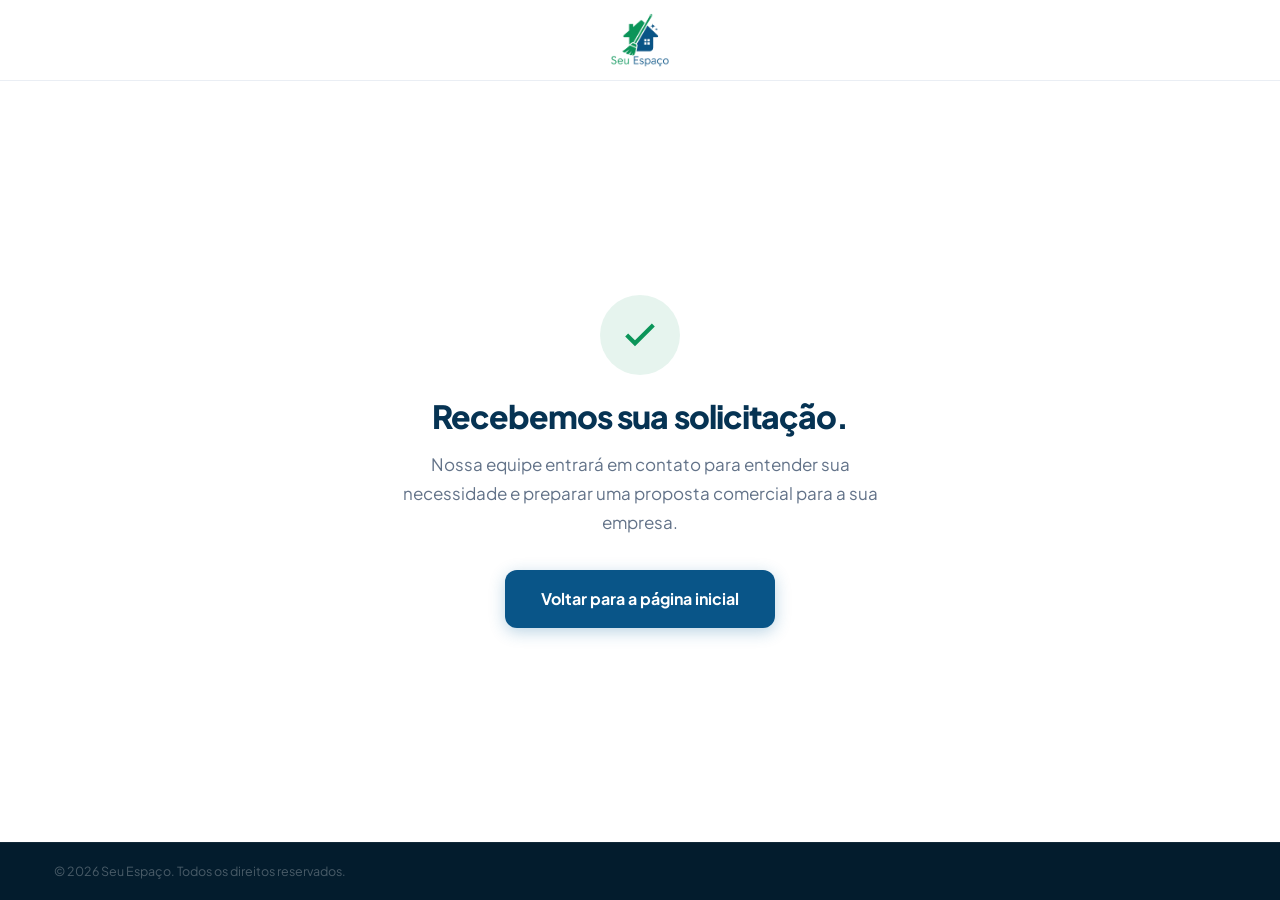
<file: obrigado/index.html>
<!DOCTYPE html>
<html lang="pt-BR">
<head>
  <meta charset="UTF-8" />
  <meta name="viewport" content="width=device-width, initial-scale=1.0" />
  <title>Solicitação Recebida | Seu Espaço</title>
  <meta name="robots" content="noindex, nofollow" />
  <link rel="icon" type="image/png" href="/images/favicon.png" />
  <link rel="preconnect" href="https://fonts.googleapis.com" />
  <link rel="preconnect" href="https://fonts.gstatic.com" crossorigin />
  <link href="https://fonts.googleapis.com/css2?family=Plus+Jakarta+Sans:wght@400;500;600;700;800&display=swap" rel="stylesheet" />
  <link rel="stylesheet" href="/style.css" />
  <!-- Google Tag Manager: replace GOOGLE_TAG_MANAGER_ID -->
  <!-- Meta Pixel: replace META_PIXEL_ID -->
</head>
<body style="display:flex; flex-direction:column; min-height:100vh;">

  <!-- HEADER SIMPLES -->
  <header class="lp-header" style="border-bottom: 1px solid var(--gray-100);">
    <div class="container lp-header-inner" style="justify-content: center;">
      <a href="/" class="logo" aria-label="Seu Espaço — Página inicial">
        <img src="/images/logo.png" alt="Seu Espaço" style="height: 54px; width: auto;" />
      </a>
    </div>
  </header>

  <main style="flex:1; display:flex; align-items:center; justify-content:center; padding:60px 20px;">
    <div style="text-align:center; max-width:500px;">
      <div style="display:inline-flex; align-items:center; justify-content:center; width:80px; height:80px; background:rgba(11, 149, 89, 0.1); color:var(--success); border-radius:50%; margin-bottom:24px;">
        <svg width="40" height="40" viewBox="0 0 24 24" fill="none" stroke="currentColor" stroke-width="2.5"><polyline points="20 6 9 17 4 12"/></svg>
      </div>
      <h1 class="display" style="font-size:32px; margin-bottom:16px;">Recebemos sua solicitação.</h1>
      <p class="subtitle" style="margin-bottom:32px;">Nossa equipe entrará em contato para entender sua necessidade e preparar uma proposta comercial para a sua empresa.</p>
      <a href="/" class="btn btn-primary btn-lg">Voltar para a página inicial</a>
    </div>
  </main>

  <!-- MINI FOOTER -->
  <footer class="site-footer">
    <div class="footer-bar">
      <div class="container footer-bar-inner">
        <p>© <span data-year></span> Seu Espaço. Todos os direitos reservados.</p>
      </div>
    </div>
  </footer>

  <script src="/script.js"></script>
</body>
</html>
</file>
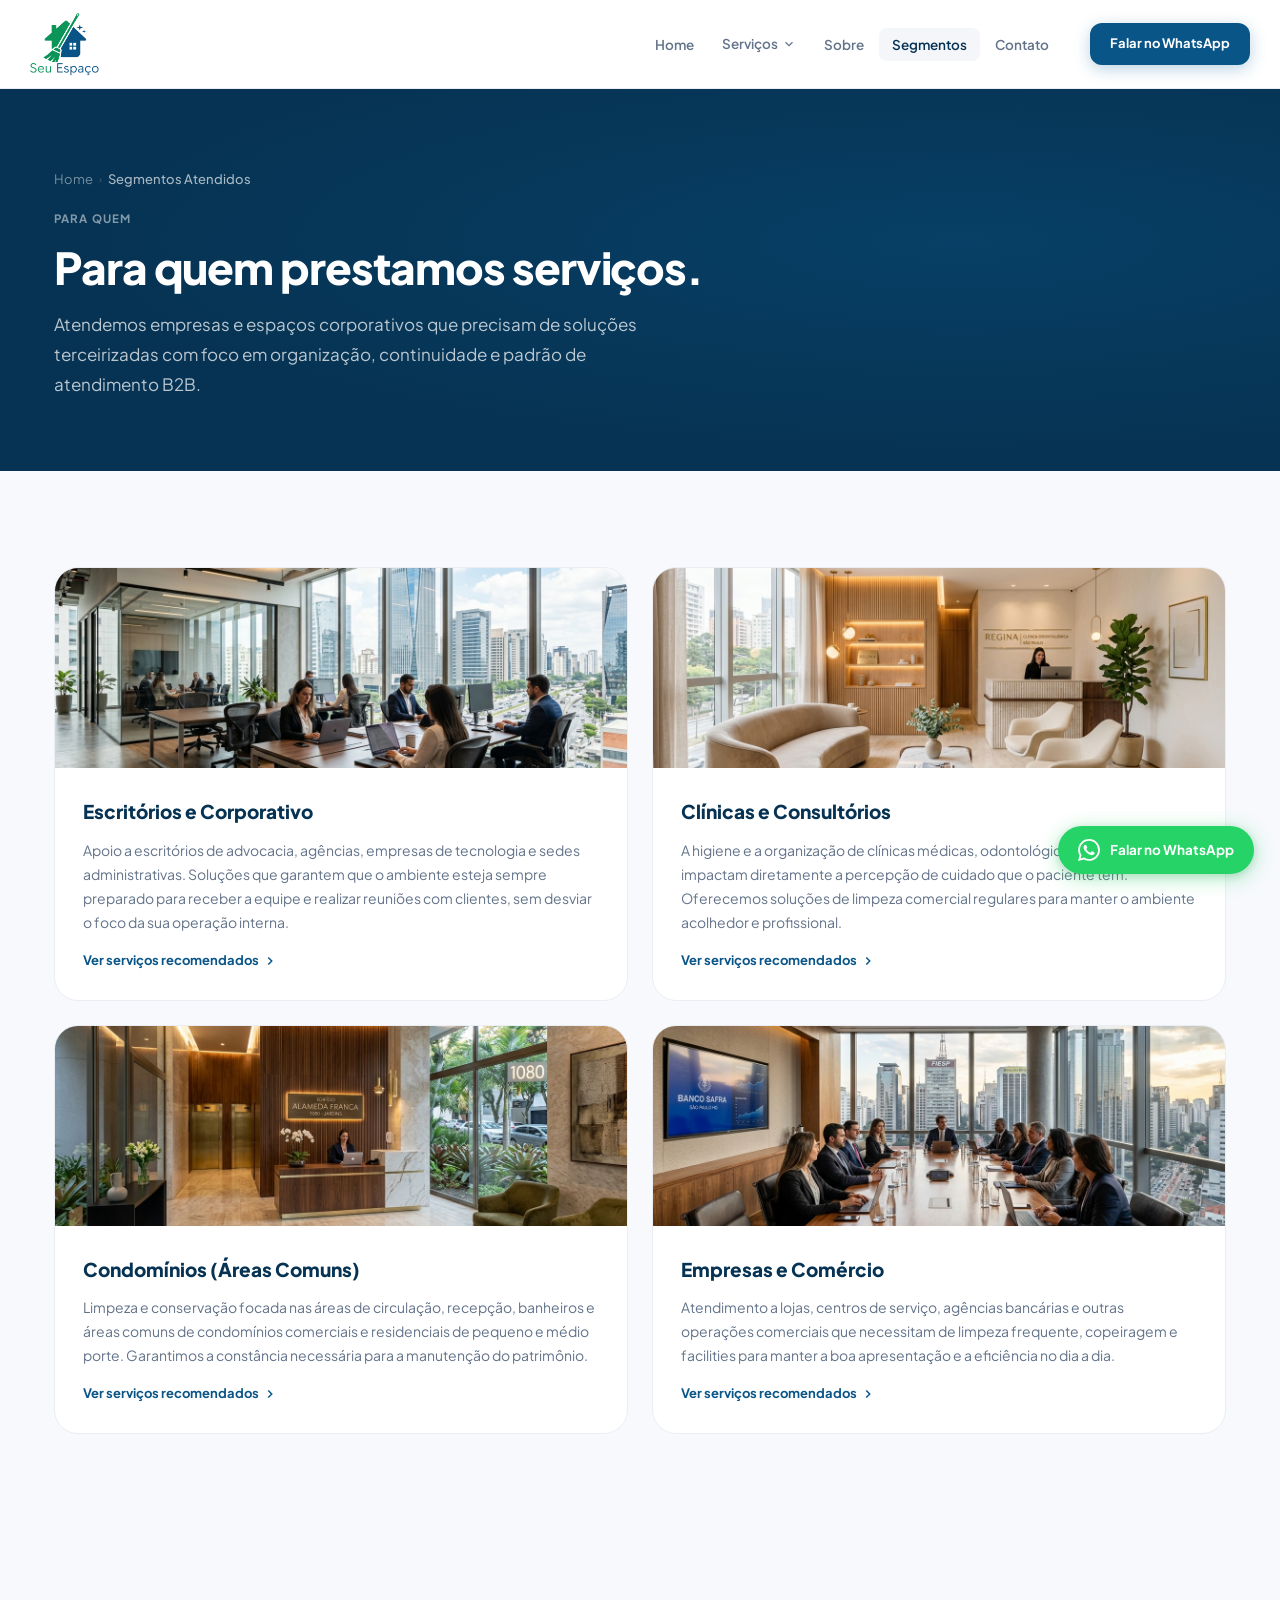
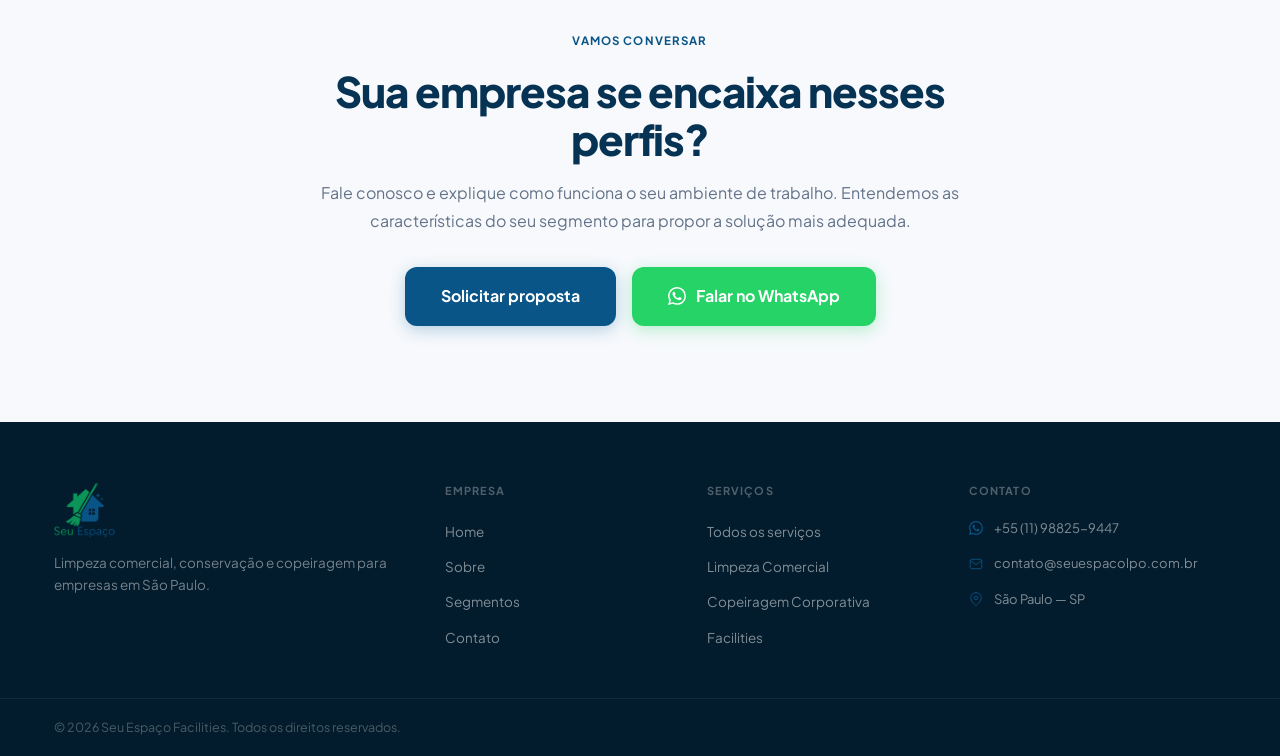
<file: segmentos/index.html>
<!DOCTYPE html>
<html lang="pt-BR">
<head>
  <meta charset="UTF-8" />
  <meta name="viewport" content="width=device-width, initial-scale=1.0" />
  <title>Segmentos Atendidos | Seu Espaço Facilities</title>
  <meta name="description" content="A Seu Espaço Facilities atende diversos segmentos em São Paulo, oferecendo soluções de limpeza comercial, conservação e copeiragem para escritórios, clínicas e empresas." />
  <meta name="robots" content="index, follow" />
  <link rel="canonical" href="https://www.seuespaco.com.br/segmentos/" />
  <meta property="og:type" content="website" />
  <meta property="og:url" content="https://www.seuespaco.com.br/segmentos/" />
  <meta property="og:title" content="Segmentos Atendidos | Seu Espaço Facilities" />
  <meta property="og:description" content="Soluções terceirizadas de limpeza comercial, conservação e copeiragem para escritórios, clínicas e empresas em São Paulo." />
  <link rel="icon" type="image/png" href="/images/favicon.png" />
  <link rel="preconnect" href="https://fonts.googleapis.com" />
  <link rel="preconnect" href="https://fonts.gstatic.com" crossorigin />
  <link href="https://fonts.googleapis.com/css2?family=Plus+Jakarta+Sans:wght@400;500;600;700;800&display=swap" rel="stylesheet" />
  <link rel="stylesheet" href="/style.css" />
</head>
<body>
  <header class="site-header" id="site-header" role="banner">
    <div class="container header-inner">
      <a href="/" class="logo"><img src="/images/logo.png" alt="Seu Espaço Facilities" style="height:64px;width:auto;" /></a>
      <nav class="nav" role="navigation">
        <ul class="nav-list">
          <li><a href="/" class="nav-a">Home</a></li>
          <li class="has-dropdown">
            <a href="/servicos/" class="nav-a nav-a--has-dropdown">Serviços <svg width="14" height="14" viewBox="0 0 24 24" fill="none" stroke="currentColor" stroke-width="2"><polyline points="6 9 12 15 18 9"/></svg></a>
            <div class="nav-dropdown" role="menu">
              <a href="/servicos/limpeza-comercial/" class="dropdown-item" role="menuitem"><span class="dropdown-item-icon"><svg width="18" height="18" viewBox="0 0 24 24" fill="none" stroke="currentColor" stroke-width="1.5"><path d="M3 9l9-7 9 7v11a2 2 0 01-2 2H5a2 2 0 01-2-2z"/><polyline points="9 22 9 12 15 12 15 22"/></svg></span><span><strong>Limpeza Comercial</strong><small>Para escritórios, clínicas e empresas</small></span></a>
              <a href="/servicos/copeiragem/" class="dropdown-item" role="menuitem"><span class="dropdown-item-icon"><svg width="18" height="18" viewBox="0 0 24 24" fill="none" stroke="currentColor" stroke-width="1.5"><path d="M18 8h1a4 4 0 010 8h-1M2 8h16v9a4 4 0 01-4 4H6a4 4 0 01-4-4V8zM6 1v3M10 1v3M14 1v3"/></svg></span><span><strong>Copeiragem Corporativa</strong><small>Apoio à copa, reuniões e atendimento</small></span></a>
              <a href="/servicos/facilities/" class="dropdown-item" role="menuitem"><span class="dropdown-item-icon"><svg width="18" height="18" viewBox="0 0 24 24" fill="none" stroke="currentColor" stroke-width="1.5"><rect x="2" y="7" width="20" height="14" rx="2"/><path d="M16 21V5a2 2 0 00-2-2h-4a2 2 0 00-2 2v16"/></svg></span><span><strong>Facilities</strong><small>Soluções operacionais integradas</small></span></a>
            </div>
          </li>
          <li><a href="/sobre/" class="nav-a">Sobre</a></li>
          <li><a href="/segmentos/" class="nav-a nav-active">Segmentos</a></li>
          <li><a href="/contato/" class="nav-a">Contato</a></li>
        </ul>
      </nav>
      <a href="https://wa.me/5511988259447?text=Ol%C3%A1%21+Gostaria+de+conhecer+as+solu%C3%A7%C3%B5es+da+Seu+Espa%C3%A7o+Facilities+para+minha+empresa." class="btn btn-primary btn-sm header-cta" data-track="whatsapp" data-loc="header" target="_blank" rel="noopener noreferrer">Falar no WhatsApp</a>
      <button class="hamburger" id="hamburger-btn" aria-expanded="false"><span class="hbar"></span><span class="hbar"></span><span class="hbar"></span></button>
    </div>
    <nav class="mobile-menu" id="mobile-menu" aria-hidden="true">
      <ul>
        <li><a href="/" class="mob-a">Home</a></li>
        <li><button class="mob-a mob-sub-toggle" aria-expanded="false">Serviços <svg class="mob-sub-chevron" width="14" height="14" viewBox="0 0 24 24" fill="none" stroke="currentColor" stroke-width="2" style="transition:transform .2s"><polyline points="6 9 12 15 18 9"/></svg></button>
          <ul class="mob-submenu"><li><a href="/servicos/" class="mob-sub-a">Todos os Serviços</a></li><li><a href="/servicos/limpeza-comercial/" class="mob-sub-a">Limpeza Comercial</a></li><li><a href="/servicos/copeiragem/" class="mob-sub-a">Copeiragem Corporativa</a></li><li><a href="/servicos/facilities/" class="mob-sub-a">Facilities</a></li></ul></li>
        <li><a href="/sobre/" class="mob-a">Sobre</a></li>
        <li><a href="/segmentos/" class="mob-a">Segmentos</a></li>
        <li><a href="/contato/" class="mob-a">Contato</a></li>
      </ul>
      <a href="https://wa.me/5511988259447?text=Ol%C3%A1%21+Gostaria+de+conhecer+as+solu%C3%A7%C3%B5es+da+Seu+Espa%C3%A7o+Facilities+para+minha+empresa." class="btn btn-primary mob-cta btn-full" target="_blank" rel="noopener noreferrer">Falar no WhatsApp</a>
    </nav>
  </header>

  <main>
    <section class="page-hero" aria-label="Segmentos">
      <div class="container page-hero-inner">
        <nav class="breadcrumb" aria-label="Você está em">
          <a href="/">Home</a><span class="breadcrumb-sep">›</span>
          <span class="breadcrumb-current">Segmentos Atendidos</span>
        </nav>
        <span class="page-hero-label">Para quem</span>
        <h1>Para quem prestamos serviços.</h1>
        <p class="page-hero-desc">Atendemos empresas e espaços corporativos que precisam de soluções terceirizadas com foco em organização, continuidade e padrão de atendimento B2B.</p>
      </div>
    </section>

    <section class="section-pad bg-off" aria-labelledby="seg-page-title">
      <div class="container">
        <div class="seg-page-grid">
          
          <div class="seg-page-card fade-up">
            <div class="seg-page-img"><img src="/images/office.jpg" alt="Limpeza de escritório corporativo" loading="lazy" width="600" height="300" /></div>
            <div class="seg-page-body">
              <h2 class="seg-page-title">Escritórios e Corporativo</h2>
              <p class="seg-page-text">Apoio a escritórios de advocacia, agências, empresas de tecnologia e sedes administrativas. Soluções que garantem que o ambiente esteja sempre preparado para receber a equipe e realizar reuniões com clientes, sem desviar o foco da sua operação interna.</p>
              <a href="/servicos/" class="seg-page-link">Ver serviços recomendados <svg width="14" height="14" viewBox="0 0 24 24" fill="none" stroke="currentColor" stroke-width="2.5"><polyline points="9 18 15 12 9 6"/></svg></a>
            </div>
          </div>

          <div class="seg-page-card fade-up">
            <div class="seg-page-img"><img src="/images/clinic.jpg" alt="Limpeza e conservação para clínicas e consultórios" loading="lazy" width="600" height="300" /></div>
            <div class="seg-page-body">
              <h2 class="seg-page-title">Clínicas e Consultórios</h2>
              <p class="seg-page-text">A higiene e a organização de clínicas médicas, odontológicas e estéticas impactam diretamente a percepção de cuidado que o paciente tem. Oferecemos soluções de limpeza comercial regulares para manter o ambiente acolhedor e profissional.</p>
              <a href="/servicos/" class="seg-page-link">Ver serviços recomendados <svg width="14" height="14" viewBox="0 0 24 24" fill="none" stroke="currentColor" stroke-width="2.5"><polyline points="9 18 15 12 9 6"/></svg></a>
            </div>
          </div>

          <div class="seg-page-card fade-up">
            <div class="seg-page-img"><img src="/images/condominium.jpg" alt="Conservação de condomínios comerciais" loading="lazy" width="600" height="300" /></div>
            <div class="seg-page-body">
              <h2 class="seg-page-title">Condomínios (Áreas Comuns)</h2>
              <p class="seg-page-text">Limpeza e conservação focada nas áreas de circulação, recepção, banheiros e áreas comuns de condomínios comerciais e residenciais de pequeno e médio porte. Garantimos a constância necessária para a manutenção do patrimônio.</p>
              <a href="/servicos/" class="seg-page-link">Ver serviços recomendados <svg width="14" height="14" viewBox="0 0 24 24" fill="none" stroke="currentColor" stroke-width="2.5"><polyline points="9 18 15 12 9 6"/></svg></a>
            </div>
          </div>

          <div class="seg-page-card fade-up">
            <div class="seg-page-img"><img src="/images/corporate.jpg" alt="Limpeza para empresas de diversos portes" loading="lazy" width="600" height="300" /></div>
            <div class="seg-page-body">
              <h2 class="seg-page-title">Empresas e Comércio</h2>
              <p class="seg-page-text">Atendimento a lojas, centros de serviço, agências bancárias e outras operações comerciais que necessitam de limpeza frequente, copeiragem e facilities para manter a boa apresentação e a eficiência no dia a dia.</p>
              <a href="/servicos/" class="seg-page-link">Ver serviços recomendados <svg width="14" height="14" viewBox="0 0 24 24" fill="none" stroke="currentColor" stroke-width="2.5"><polyline points="9 18 15 12 9 6"/></svg></a>
            </div>
          </div>

        </div>
      </div>
    </section>

    <!-- CTA -->
    <section class="inst-cta-section" aria-labelledby="seg-cta-title">
      <div class="inst-cta-inner fade-up">
        <span class="label">Vamos conversar</span>
        <h2 class="title" id="seg-cta-title">Sua empresa se encaixa nesses perfis?</h2>
        <p>Fale conosco e explique como funciona o seu ambiente de trabalho. Entendemos as características do seu segmento para propor a solução mais adequada.</p>
        <div class="inst-cta-btns">
          <a href="/contato/" class="btn btn-primary btn-lg">Solicitar proposta</a>
          <a href="https://wa.me/5511988259447?text=Ol%C3%A1%21+Gostaria+de+conhecer+as+solu%C3%A7%C3%B5es+da+Seu+Espa%C3%A7o+Facilities+para+minha+empresa." class="btn btn-wa btn-lg" data-track="whatsapp" data-loc="seg_cta" target="_blank" rel="noopener noreferrer">
            <svg width="18" height="18" viewBox="0 0 24 24" fill="currentColor"><path d="M17.472 14.382c-.297-.149-1.758-.867-2.03-.967-.273-.099-.471-.148-.67.15-.197.297-.767.966-.94 1.164-.173.199-.347.223-.644.075-.297-.15-1.255-.463-2.39-1.475-.883-.788-1.48-1.761-1.653-2.059-.173-.297-.018-.458.13-.606.134-.133.298-.347.446-.52.149-.174.198-.298.298-.497.099-.198.05-.371-.025-.52-.075-.149-.669-1.612-.916-2.207-.242-.579-.487-.5-.669-.51-.173-.008-.371-.01-.57-.01-.198 0-.52.074-.792.372-.272.297-1.04 1.016-1.04 2.479 0 1.462 1.065 2.875 1.213 3.074.149.198 2.096 3.2 5.077 4.487.709.306 1.262.489 1.694.625.712.227 1.36.195 1.871.118.571-.085 1.758-.719 2.006-1.413.248-.694.248-1.289.173-1.413-.074-.124-.272-.198-.57-.347m-5.421 7.403h-.004a9.87 9.87 0 01-5.031-1.378l-.361-.214-3.741.982.998-3.648-.235-.374a9.86 9.86 0 01-1.51-5.26c.001-5.45 4.436-9.884 9.888-9.884 2.64 0 5.122 1.03 6.988 2.898a9.825 9.825 0 012.893 6.994c-.003 5.45-4.437 9.884-9.885 9.884m8.413-18.297A11.815 11.815 0 0012.05 0C5.495 0 .16 5.335.157 11.892c0 2.096.547 4.142 1.588 5.945L.057 24l6.305-1.654a11.882 11.882 0 005.683 1.448h.005c6.554 0 11.89-5.335 11.893-11.893a11.821 11.821 0 00-3.48-8.413z"/></svg>
            Falar no WhatsApp
          </a>
        </div>
      </div>
    </section>
  </main>

  <footer class="site-footer" role="contentinfo">
    <div class="container footer-grid">
      <div><a href="/" class="logo footer-logo"><img src="/images/logo.png" alt="Seu Espaço Facilities" style="height:56px;width:auto;" /></a><p class="footer-desc">Limpeza comercial, conservação e copeiragem para empresas em São Paulo.</p></div>
      <nav aria-label="Empresa"><h3 class="footer-col-title">Empresa</h3><ul class="footer-links"><li><a href="/" class="footer-link">Home</a></li><li><a href="/sobre/" class="footer-link">Sobre</a></li><li><a href="/segmentos/" class="footer-link">Segmentos</a></li><li><a href="/contato/" class="footer-link">Contato</a></li></ul></nav>
      <nav aria-label="Serviços"><h3 class="footer-col-title">Serviços</h3><ul class="footer-links"><li><a href="/servicos/" class="footer-link">Todos os serviços</a></li><li><a href="/servicos/limpeza-comercial/" class="footer-link">Limpeza Comercial</a></li><li><a href="/servicos/copeiragem/" class="footer-link">Copeiragem Corporativa</a></li><li><a href="/servicos/facilities/" class="footer-link">Facilities</a></li></ul></nav>
      <div><h3 class="footer-col-title">Contato</h3><div class="footer-contacts"><div class="footer-ci"><svg width="14" height="14" viewBox="0 0 24 24" fill="currentColor"><path d="M17.472 14.382c-.297-.149-1.758-.867-2.03-.967-.273-.099-.471-.148-.67.15-.197.297-.767.966-.94 1.164-.173.199-.347.223-.644.075-.297-.15-1.255-.463-2.39-1.475-.883-.788-1.48-1.761-1.653-2.059-.173-.297-.018-.458.13-.606.134-.133.298-.347.446-.52.149-.174.198-.298.298-.497.099-.198.05-.371-.025-.52-.075-.149-.669-1.612-.916-2.207-.242-.579-.487-.5-.669-.51-.173-.008-.371-.01-.57-.01-.198 0-.52.074-.792.372-.272.297-1.04 1.016-1.04 2.479 0 1.462 1.065 2.875 1.213 3.074.149.198 2.096 3.2 5.077 4.487.709.306 1.262.489 1.694.625.712.227 1.36.195 1.871.118.571-.085 1.758-.719 2.006-1.413.248-.694.248-1.289.173-1.413-.074-.124-.272-.198-.57-.347m-5.421 7.403h-.004a9.87 9.87 0 01-5.031-1.378l-.361-.214-3.741.982.998-3.648-.235-.374a9.86 9.86 0 01-1.51-5.26c.001-5.45 4.436-9.884 9.888-9.884 2.64 0 5.122 1.03 6.988 2.898a9.825 9.825 0 012.893 6.994c-.003 5.45-4.437 9.884-9.885 9.884m8.413-18.297A11.815 11.815 0 0012.05 0C5.495 0 .16 5.335.157 11.892c0 2.096.547 4.142 1.588 5.945L.057 24l6.305-1.654a11.882 11.882 0 005.683 1.448h.005c6.554 0 11.89-5.335 11.893-11.893a11.821 11.821 0 00-3.48-8.413z"/></svg><a href="https://wa.me/5511988259447" target="_blank" rel="noopener noreferrer">+55 (11) 98825-9447</a></div><div class="footer-ci"><svg width="14" height="14" viewBox="0 0 24 24" fill="none" stroke="currentColor" stroke-width="1.5"><path d="M4 4h16c1.1 0 2 .9 2 2v12c0 1.1-.9 2-2 2H4c-1.1 0-2-.9-2-2V6c0-1.1.9-2 2-2z"/><polyline points="22,6 12,13 2,6"/></svg><a href="mailto:contato@seuespacolpo.com.br">contato@seuespacolpo.com.br</a></div><div class="footer-ci"><svg width="14" height="14" viewBox="0 0 24 24" fill="none" stroke="currentColor" stroke-width="1.5"><path d="M21 10c0 7-9 13-9 13s-9-6-9-13a9 9 0 0118 0z"/><circle cx="12" cy="10" r="3"/></svg><span>São Paulo — SP</span></div></div></div>
    </div>
    <div class="footer-bar"><div class="container footer-bar-inner"><p>© <span data-year></span> Seu Espaço Facilities. Todos os direitos reservados.</p></div></div>
  </footer>
  <a href="https://wa.me/5511988259447?text=Ol%C3%A1%21+Gostaria+de+conhecer+as+solu%C3%A7%C3%B5es+da+Seu+Espa%C3%A7o+Facilities+para+minha+empresa." class="wa-float" target="_blank" rel="noopener noreferrer" aria-label="Falar pelo WhatsApp" data-track="whatsapp" data-loc="float_seg">
    <svg width="22" height="22" viewBox="0 0 24 24" fill="currentColor"><path d="M17.472 14.382c-.297-.149-1.758-.867-2.03-.967-.273-.099-.471-.148-.67.15-.197.297-.767.966-.94 1.164-.173.199-.347.223-.644.075-.297-.15-1.255-.463-2.39-1.475-.883-.788-1.48-1.761-1.653-2.059-.173-.297-.018-.458.13-.606.134-.133.298-.347.446-.52.149-.174.198-.298.298-.497.099-.198.05-.371-.025-.52-.075-.149-.669-1.612-.916-2.207-.242-.579-.487-.5-.669-.51-.173-.008-.371-.01-.57-.01-.198 0-.52.074-.792.372-.272.297-1.04 1.016-1.04 2.479 0 1.462 1.065 2.875 1.213 3.074.149.198 2.096 3.2 5.077 4.487.709.306 1.262.489 1.694.625.712.227 1.36.195 1.871.118.571-.085 1.758-.719 2.006-1.413.248-.694.248-1.289.173-1.413-.074-.124-.272-.198-.57-.347m-5.421 7.403h-.004a9.87 9.87 0 01-5.031-1.378l-.361-.214-3.741.982.998-3.648-.235-.374a9.86 9.86 0 01-1.51-5.26c.001-5.45 4.436-9.884 9.888-9.884 2.64 0 5.122 1.03 6.988 2.898a9.825 9.825 0 012.893 6.994c-.003 5.45-4.437 9.884-9.885 9.884m8.413-18.297A11.815 11.815 0 0012.05 0C5.495 0 .16 5.335.157 11.892c0 2.096.547 4.142 1.588 5.945L.057 24l6.305-1.654a11.882 11.882 0 005.683 1.448h.005c6.554 0 11.89-5.335 11.893-11.893a11.821 11.821 0 00-3.48-8.413z"/></svg>
    <span class="wa-float-label">Falar no WhatsApp</span>
  </a>
  <script src="/script.js"></script>
</body>
</html>
</file>
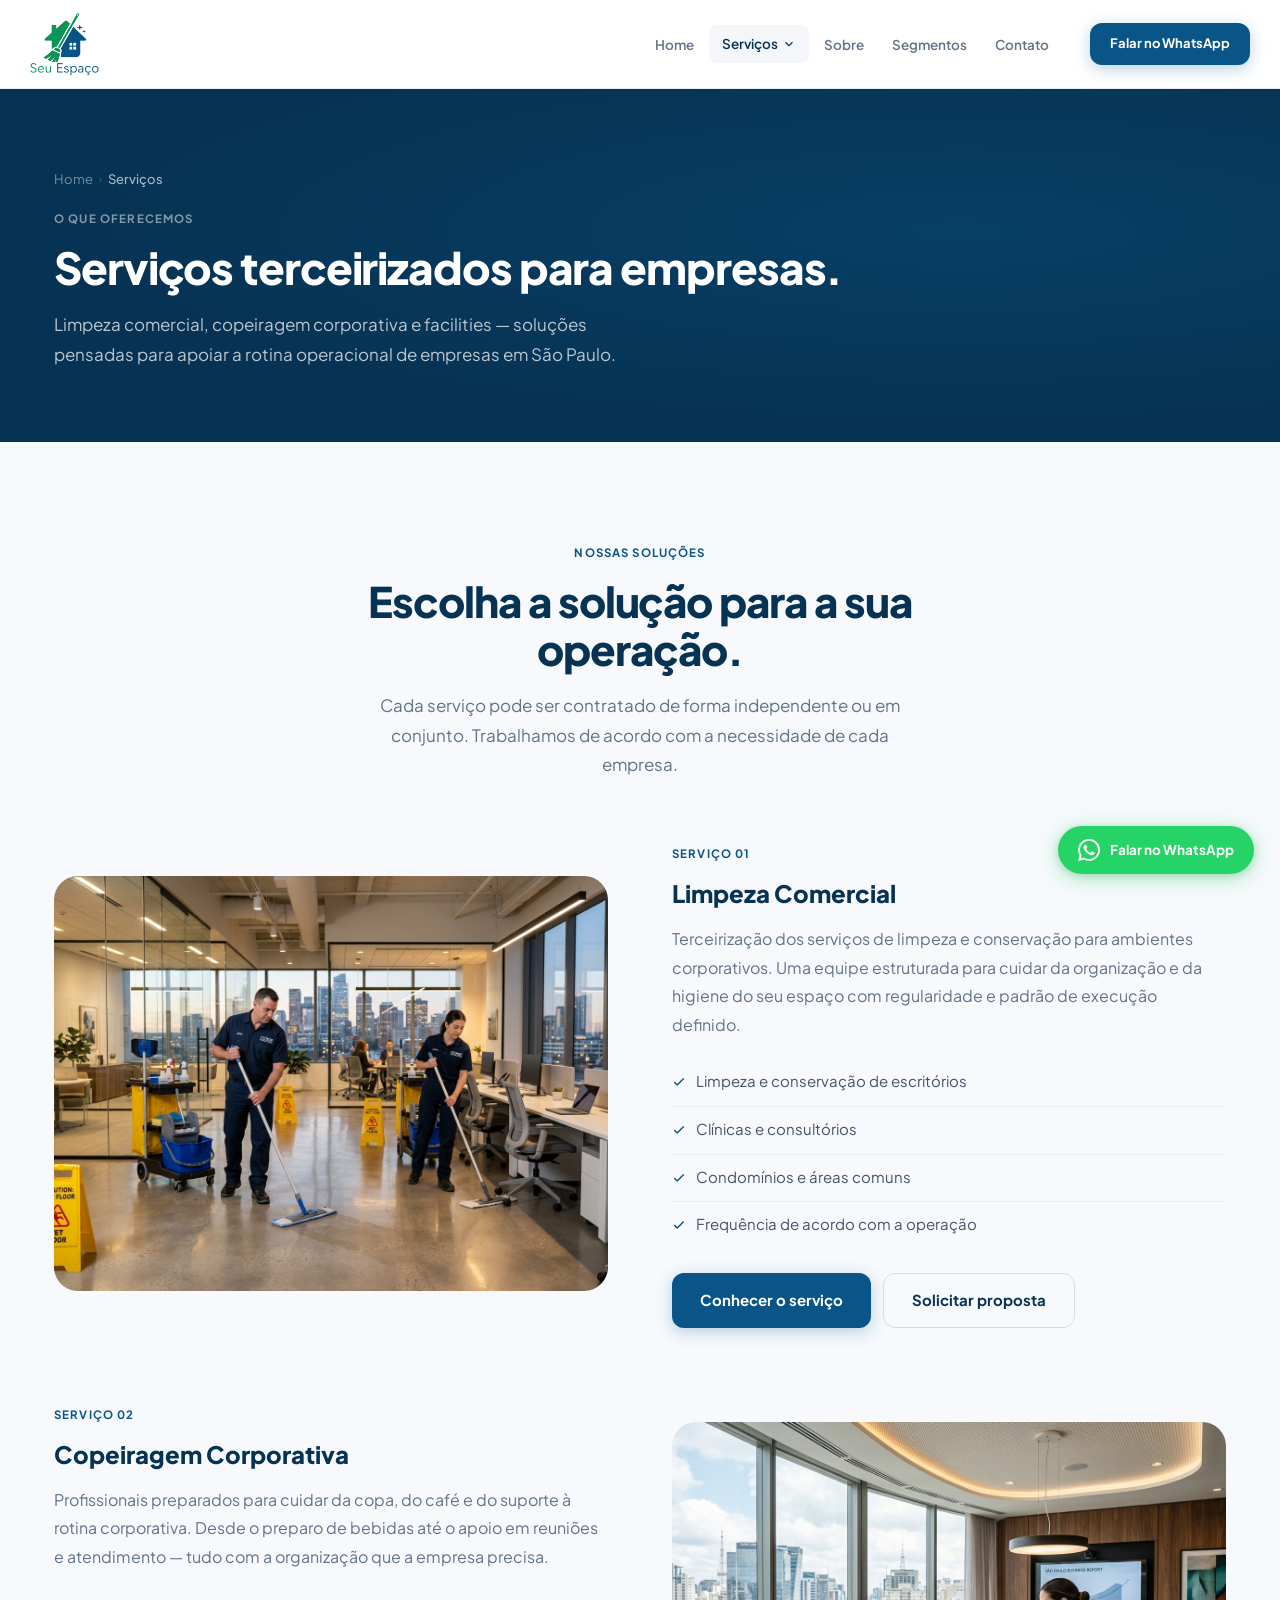
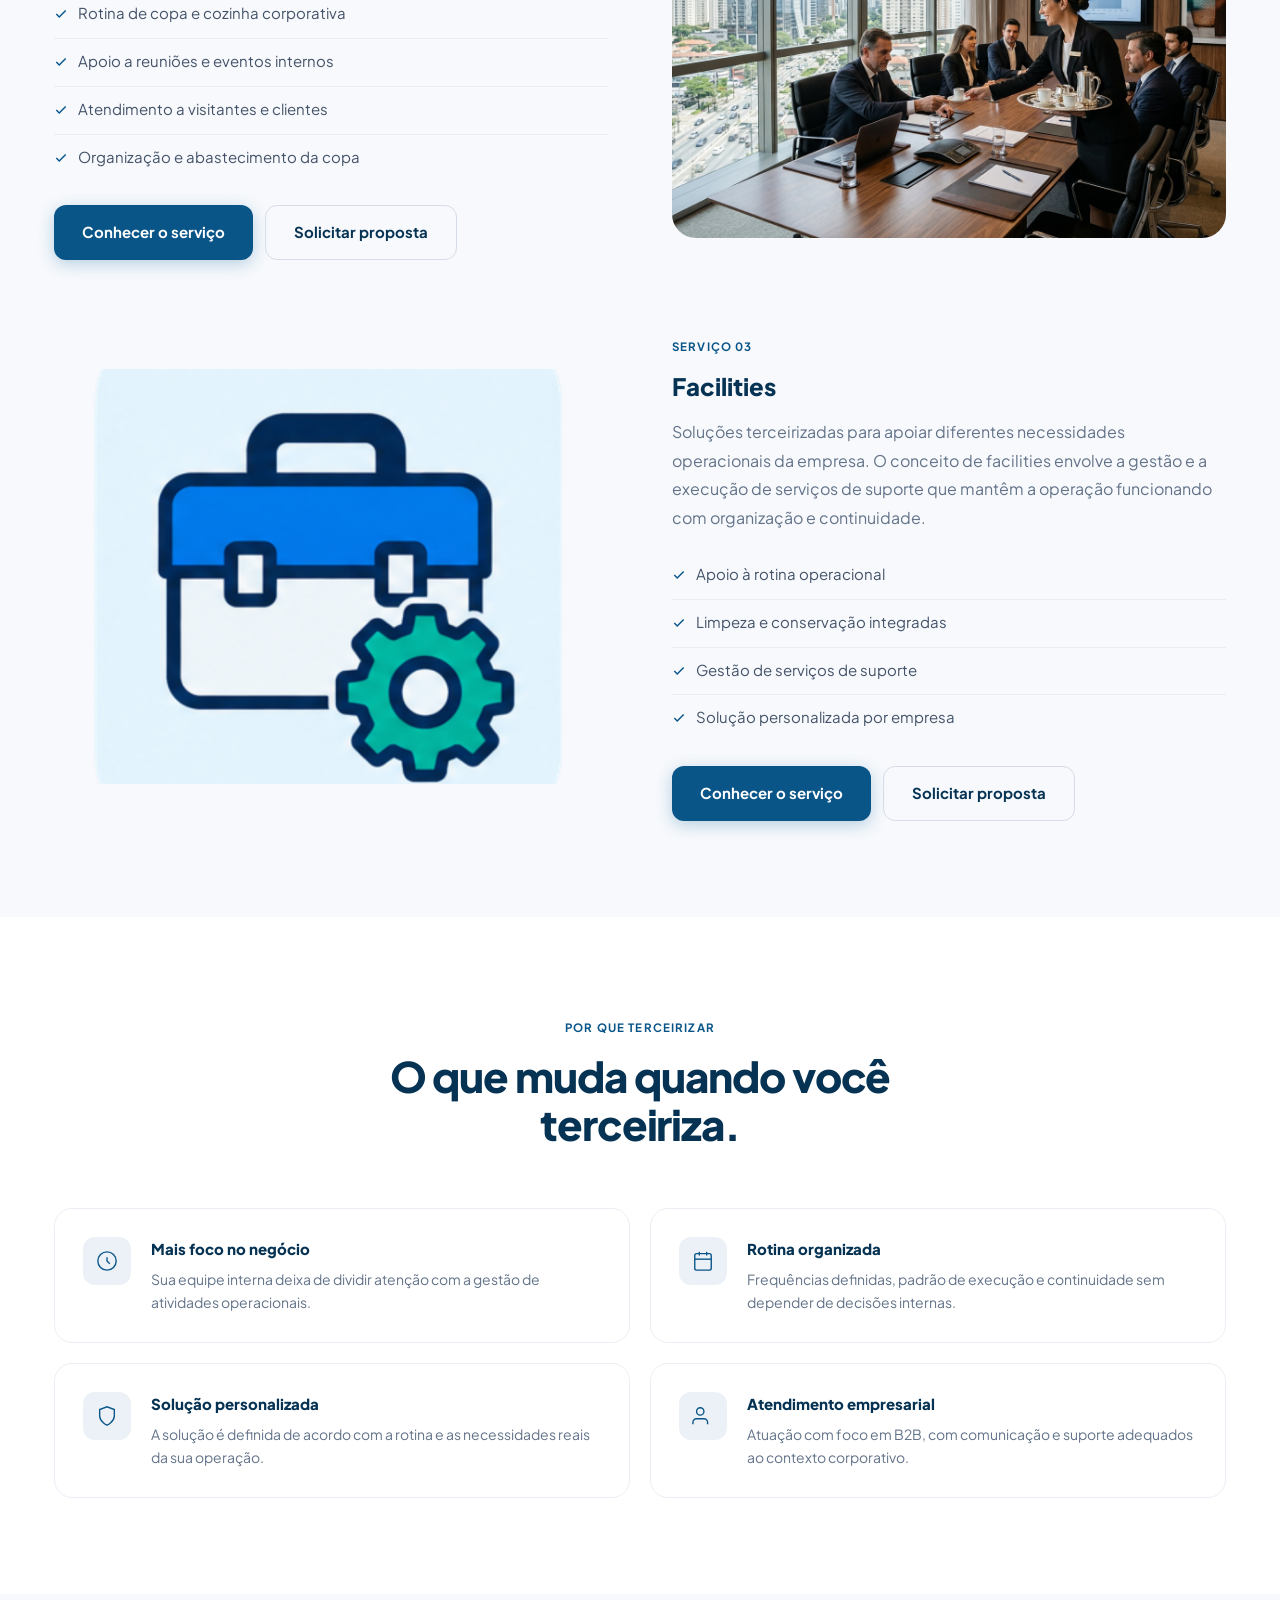
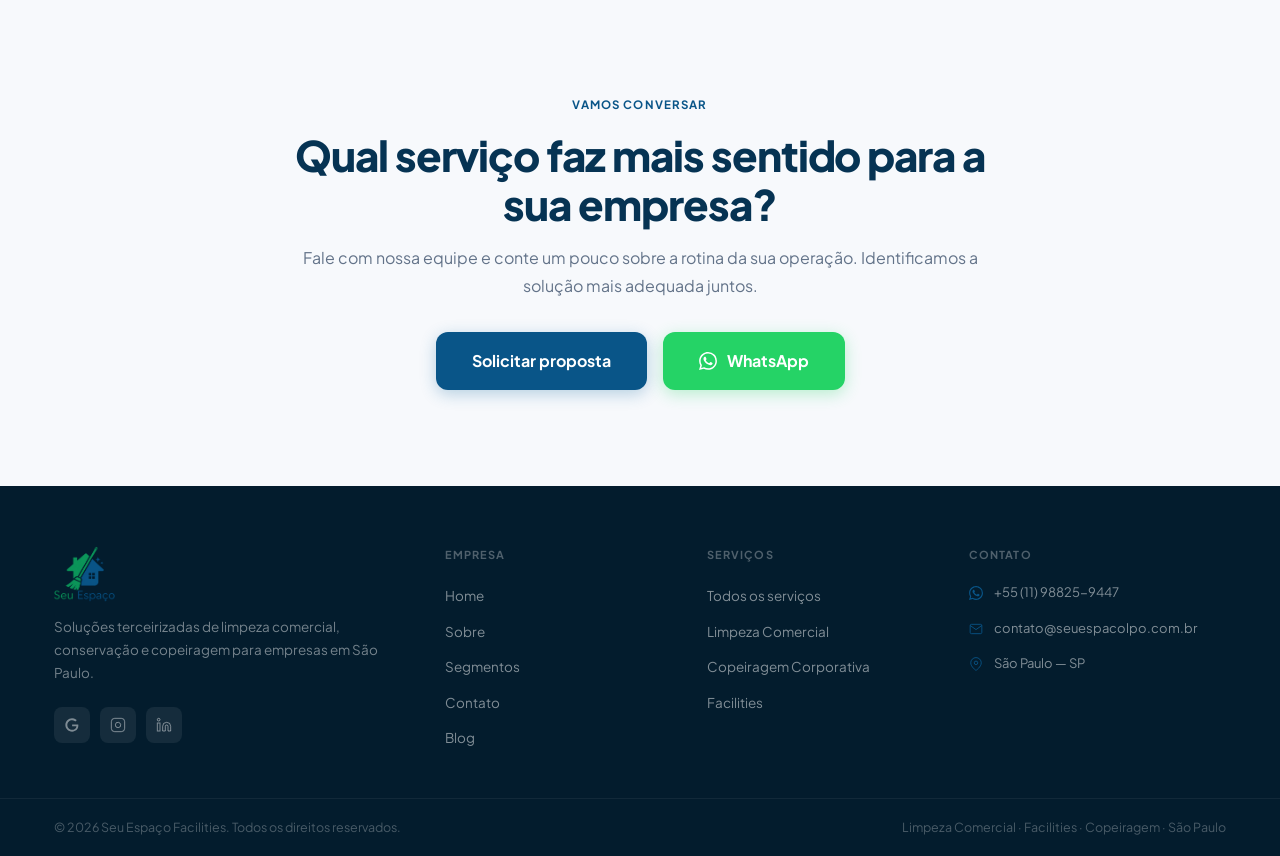
<file: servicos/index.html>
<!DOCTYPE html>
<html lang="pt-BR">
<head>
  <meta charset="UTF-8" />
  <meta name="viewport" content="width=device-width, initial-scale=1.0" />
  <title>Serviços Terceirizados para Empresas | Seu Espaço Facilities</title>
  <meta name="description" content="Serviços terceirizados de limpeza comercial, copeiragem corporativa e facilities para empresas em São Paulo. Conheça as soluções da Seu Espaço Facilities." />
  <meta name="robots" content="index, follow" />
  <link rel="canonical" href="https://www.seuespaco.com.br/servicos/" />
  <meta property="og:type" content="website" />
  <meta property="og:url" content="https://www.seuespaco.com.br/servicos/" />
  <meta property="og:title" content="Serviços Terceirizados para Empresas | Seu Espaço Facilities" />
  <meta property="og:description" content="Serviços terceirizados de limpeza comercial, copeiragem corporativa e facilities para empresas em São Paulo." />
  <link rel="icon" type="image/png" href="/images/favicon.png" />
  <link rel="preconnect" href="https://fonts.googleapis.com" />
  <link rel="preconnect" href="https://fonts.gstatic.com" crossorigin />
  <link href="https://fonts.googleapis.com/css2?family=Plus+Jakarta+Sans:wght@400;500;600;700;800&display=swap" rel="stylesheet" />
  <link rel="stylesheet" href="/style.css" />
  <script type="application/ld+json">
  {"@context":"https://schema.org","@type":"BreadcrumbList","itemListElement":[{"@type":"ListItem","position":1,"name":"Home","item":"https://www.seuespaco.com.br/"},{"@type":"ListItem","position":2,"name":"Serviços","item":"https://www.seuespaco.com.br/servicos/"}]}
  </script>
</head>
<body>
  <!-- HEADER -->
  <header class="site-header" id="site-header" role="banner">
    <div class="container header-inner">
      <a href="/" class="logo" aria-label="Seu Espaço Facilities — Página inicial"><img src="/images/logo.png" alt="Seu Espaço Facilities" style="height:64px;width:auto;" /></a>
      <nav class="nav" role="navigation" aria-label="Navegação principal">
        <ul class="nav-list">
          <li><a href="/" class="nav-a">Home</a></li>
          <li class="has-dropdown">
            <a href="/servicos/" class="nav-a nav-a--has-dropdown nav-active">Serviços <svg width="14" height="14" viewBox="0 0 24 24" fill="none" stroke="currentColor" stroke-width="2"><polyline points="6 9 12 15 18 9"/></svg></a>
            <div class="nav-dropdown" role="menu">
              <a href="/servicos/limpeza-comercial/" class="dropdown-item" role="menuitem"><span class="dropdown-item-icon"><svg width="18" height="18" viewBox="0 0 24 24" fill="none" stroke="currentColor" stroke-width="1.5"><path d="M3 9l9-7 9 7v11a2 2 0 01-2 2H5a2 2 0 01-2-2z"/><polyline points="9 22 9 12 15 12 15 22"/></svg></span><span><strong>Limpeza Comercial</strong><small>Para escritórios, clínicas e empresas</small></span></a>
              <a href="/servicos/copeiragem/" class="dropdown-item" role="menuitem"><span class="dropdown-item-icon"><svg width="18" height="18" viewBox="0 0 24 24" fill="none" stroke="currentColor" stroke-width="1.5"><path d="M18 8h1a4 4 0 010 8h-1M2 8h16v9a4 4 0 01-4 4H6a4 4 0 01-4-4V8zM6 1v3M10 1v3M14 1v3"/></svg></span><span><strong>Copeiragem Corporativa</strong><small>Apoio à copa, reuniões e atendimento</small></span></a>
              <a href="/servicos/facilities/" class="dropdown-item" role="menuitem"><span class="dropdown-item-icon"><svg width="18" height="18" viewBox="0 0 24 24" fill="none" stroke="currentColor" stroke-width="1.5"><rect x="2" y="7" width="20" height="14" rx="2"/><path d="M16 21V5a2 2 0 00-2-2h-4a2 2 0 00-2 2v16"/></svg></span><span><strong>Facilities</strong><small>Soluções operacionais integradas</small></span></a>
            </div>
          </li>
          <li><a href="/sobre/" class="nav-a">Sobre</a></li>
          <li><a href="/segmentos/" class="nav-a">Segmentos</a></li>
          <li><a href="/contato/" class="nav-a">Contato</a></li>
        </ul>
      </nav>
      <a href="https://wa.me/5511988259447?text=Ol%C3%A1%21+Gostaria+de+saber+mais+sobre+os+servi%C3%A7os+da+Seu+Espa%C3%A7o+Facilities." class="btn btn-primary btn-sm header-cta" data-track="whatsapp" data-loc="header" target="_blank" rel="noopener noreferrer">Falar no WhatsApp</a>
      <button class="hamburger" id="hamburger-btn" aria-label="Abrir menu" aria-expanded="false"><span class="hbar"></span><span class="hbar"></span><span class="hbar"></span></button>
    </div>
    <nav class="mobile-menu" id="mobile-menu" role="navigation" aria-label="Menu mobile" aria-hidden="true">
      <ul>
        <li><a href="/" class="mob-a">Home</a></li>
        <li><button class="mob-a mob-sub-toggle" aria-expanded="false">Serviços <svg class="mob-sub-chevron" width="14" height="14" viewBox="0 0 24 24" fill="none" stroke="currentColor" stroke-width="2" style="transition:transform .2s"><polyline points="6 9 12 15 18 9"/></svg></button>
          <ul class="mob-submenu"><li><a href="/servicos/" class="mob-sub-a">Todos os Serviços</a></li><li><a href="/servicos/limpeza-comercial/" class="mob-sub-a">Limpeza Comercial</a></li><li><a href="/servicos/copeiragem/" class="mob-sub-a">Copeiragem Corporativa</a></li><li><a href="/servicos/facilities/" class="mob-sub-a">Facilities</a></li></ul></li>
        <li><a href="/sobre/" class="mob-a">Sobre</a></li>
        <li><a href="/segmentos/" class="mob-a">Segmentos</a></li>
        <li><a href="/contato/" class="mob-a">Contato</a></li>
      </ul>
      <a href="https://wa.me/5511988259447?text=Ol%C3%A1%21+Gostaria+de+saber+mais+sobre+os+servi%C3%A7os+da+Seu+Espa%C3%A7o+Facilities." class="btn btn-primary mob-cta btn-full" data-track="whatsapp" data-loc="mobile_menu" target="_blank" rel="noopener noreferrer">Falar no WhatsApp</a>
    </nav>
  </header>

  <main>
    <!-- PAGE HERO -->
    <section class="page-hero" aria-label="Serviços">
      <div class="container page-hero-inner">
        <nav class="breadcrumb" aria-label="Você está em"><a href="/">Home</a><span class="breadcrumb-sep">›</span><span class="breadcrumb-current">Serviços</span></nav>
        <span class="page-hero-label">O que oferecemos</span>
        <h1>Serviços terceirizados para empresas.</h1>
        <p class="page-hero-desc">Limpeza comercial, copeiragem corporativa e facilities — soluções pensadas para apoiar a rotina operacional de empresas em São Paulo.</p>
      </div>
    </section>

    <!-- SERVIÇOS -->
    <section class="section-pad bg-off" aria-labelledby="hub-svc-title">
      <div class="container">
        <div class="section-head fade-up">
          <span class="label">Nossas soluções</span>
          <h2 class="title" id="hub-svc-title">Escolha a solução para a sua operação.</h2>
          <p class="subtitle subtitle--center">Cada serviço pode ser contratado de forma independente ou em conjunto. Trabalhamos de acordo com a necessidade de cada empresa.</p>
        </div>

        <!-- LIMPEZA -->
        <div class="service-what" style="margin-bottom:72px;">
          <div class="service-what-img fade-left">
            <img src="/images/limpeza-comercial-sao-paulo.jpg" alt="Profissional realizando limpeza comercial em escritório corporativo em São Paulo" loading="lazy" width="600" height="450" />
          </div>
          <div class="fade-right">
            <span class="label">Serviço 01</span>
            <h2 class="service-what-title">Limpeza Comercial</h2>
            <p class="service-what-text">Terceirização dos serviços de limpeza e conservação para ambientes corporativos. Uma equipe estruturada para cuidar da organização e da higiene do seu espaço com regularidade e padrão de execução definido.</p>
            <ul class="service-list" aria-label="O que inclui">
              <li><span class="service-list-icon"><svg width="14" height="14" viewBox="0 0 24 24" fill="none" stroke="currentColor" stroke-width="2.5"><polyline points="20 6 9 17 4 12"/></svg></span>Limpeza e conservação de escritórios</li>
              <li><span class="service-list-icon"><svg width="14" height="14" viewBox="0 0 24 24" fill="none" stroke="currentColor" stroke-width="2.5"><polyline points="20 6 9 17 4 12"/></svg></span>Clínicas e consultórios</li>
              <li><span class="service-list-icon"><svg width="14" height="14" viewBox="0 0 24 24" fill="none" stroke="currentColor" stroke-width="2.5"><polyline points="20 6 9 17 4 12"/></svg></span>Condomínios e áreas comuns</li>
              <li><span class="service-list-icon"><svg width="14" height="14" viewBox="0 0 24 24" fill="none" stroke="currentColor" stroke-width="2.5"><polyline points="20 6 9 17 4 12"/></svg></span>Frequência de acordo com a operação</li>
            </ul>
            <div style="display:flex;gap:12px;flex-wrap:wrap;margin-top:24px;">
              <a href="/servicos/limpeza-comercial/" class="btn btn-primary">Conhecer o serviço</a>
              <a href="https://wa.me/5511988259447?text=Ol%C3%A1%21+Gostaria+de+saber+mais+sobre+os+servi%C3%A7os+de+limpeza+comercial." class="btn btn-ghost" data-track="whatsapp" data-loc="servicos_limpeza" target="_blank" rel="noopener noreferrer">Solicitar proposta</a>
            </div>
          </div>
        </div>

        <!-- COPEIRAGEM -->
        <div class="service-what reverse" style="margin-bottom:72px;">
          <div class="service-what-img fade-right">
            <img src="/images/copeiragem-corporativa-sao-paulo.jpg" alt="Copeira corporativa preparando café para reunião em empresa em São Paulo" loading="lazy" width="600" height="450" />
          </div>
          <div class="fade-left">
            <span class="label">Serviço 02</span>
            <h2 class="service-what-title">Copeiragem Corporativa</h2>
            <p class="service-what-text">Profissionais preparados para cuidar da copa, do café e do suporte à rotina corporativa. Desde o preparo de bebidas até o apoio em reuniões e atendimento — tudo com a organização que a empresa precisa.</p>
            <ul class="service-list">
              <li><span class="service-list-icon"><svg width="14" height="14" viewBox="0 0 24 24" fill="none" stroke="currentColor" stroke-width="2.5"><polyline points="20 6 9 17 4 12"/></svg></span>Rotina de copa e cozinha corporativa</li>
              <li><span class="service-list-icon"><svg width="14" height="14" viewBox="0 0 24 24" fill="none" stroke="currentColor" stroke-width="2.5"><polyline points="20 6 9 17 4 12"/></svg></span>Apoio a reuniões e eventos internos</li>
              <li><span class="service-list-icon"><svg width="14" height="14" viewBox="0 0 24 24" fill="none" stroke="currentColor" stroke-width="2.5"><polyline points="20 6 9 17 4 12"/></svg></span>Atendimento a visitantes e clientes</li>
              <li><span class="service-list-icon"><svg width="14" height="14" viewBox="0 0 24 24" fill="none" stroke="currentColor" stroke-width="2.5"><polyline points="20 6 9 17 4 12"/></svg></span>Organização e abastecimento da copa</li>
            </ul>
            <div style="display:flex;gap:12px;flex-wrap:wrap;margin-top:24px;">
              <a href="/servicos/copeiragem/" class="btn btn-primary">Conhecer o serviço</a>
              <a href="https://wa.me/5511988259447?text=Ol%C3%A1%21+Gostaria+de+saber+mais+sobre+a+copeiragem+corporativa." class="btn btn-ghost" data-track="whatsapp" data-loc="servicos_copeiragem" target="_blank" rel="noopener noreferrer">Solicitar proposta</a>
            </div>
          </div>
        </div>

        <!-- FACILITIES -->
        <div class="service-what">
          <div class="service-what-img fade-left">
            <img src="/images/facilities.png" alt="Gestão de facilities em ambiente empresarial em São Paulo" loading="lazy" width="600" height="450" />
          </div>
          <div class="fade-right">
            <span class="label">Serviço 03</span>
            <h2 class="service-what-title">Facilities</h2>
            <p class="service-what-text">Soluções terceirizadas para apoiar diferentes necessidades operacionais da empresa. O conceito de facilities envolve a gestão e a execução de serviços de suporte que mantêm a operação funcionando com organização e continuidade.</p>
            <ul class="service-list">
              <li><span class="service-list-icon"><svg width="14" height="14" viewBox="0 0 24 24" fill="none" stroke="currentColor" stroke-width="2.5"><polyline points="20 6 9 17 4 12"/></svg></span>Apoio à rotina operacional</li>
              <li><span class="service-list-icon"><svg width="14" height="14" viewBox="0 0 24 24" fill="none" stroke="currentColor" stroke-width="2.5"><polyline points="20 6 9 17 4 12"/></svg></span>Limpeza e conservação integradas</li>
              <li><span class="service-list-icon"><svg width="14" height="14" viewBox="0 0 24 24" fill="none" stroke="currentColor" stroke-width="2.5"><polyline points="20 6 9 17 4 12"/></svg></span>Gestão de serviços de suporte</li>
              <li><span class="service-list-icon"><svg width="14" height="14" viewBox="0 0 24 24" fill="none" stroke="currentColor" stroke-width="2.5"><polyline points="20 6 9 17 4 12"/></svg></span>Solução personalizada por empresa</li>
            </ul>
            <div style="display:flex;gap:12px;flex-wrap:wrap;margin-top:24px;">
              <a href="/servicos/facilities/" class="btn btn-primary">Conhecer o serviço</a>
              <a href="https://wa.me/5511988259447?text=Ol%C3%A1%21+Gostaria+de+saber+mais+sobre+os+servi%C3%A7os+de+facilities." class="btn btn-ghost" data-track="whatsapp" data-loc="servicos_facilities" target="_blank" rel="noopener noreferrer">Solicitar proposta</a>
            </div>
          </div>
        </div>
      </div>
    </section>

    <!-- POR QUE TERCEIRIZAR -->
    <section class="section-pad bg-white" aria-labelledby="porque-svc-title">
      <div class="container">
        <div class="section-head fade-up">
          <span class="label">Por que terceirizar</span>
          <h2 class="title" id="porque-svc-title">O que muda quando você terceiriza.</h2>
        </div>
        <div class="diff-grid">
          <div class="diff-card fade-up"><div class="diff-icon"><svg width="22" height="22" viewBox="0 0 24 24" fill="none" stroke="currentColor" stroke-width="1.5"><circle cx="12" cy="12" r="10"/><path d="M12 8v4l3 3"/></svg></div><div><h3 class="diff-title">Mais foco no negócio</h3><p class="diff-text">Sua equipe interna deixa de dividir atenção com a gestão de atividades operacionais.</p></div></div>
          <div class="diff-card fade-up"><div class="diff-icon"><svg width="22" height="22" viewBox="0 0 24 24" fill="none" stroke="currentColor" stroke-width="1.5"><rect x="3" y="4" width="18" height="18" rx="2"/><line x1="16" y1="2" x2="16" y2="6"/><line x1="8" y1="2" x2="8" y2="6"/><line x1="3" y1="10" x2="21" y2="10"/></svg></div><div><h3 class="diff-title">Rotina organizada</h3><p class="diff-text">Frequências definidas, padrão de execução e continuidade sem depender de decisões internas.</p></div></div>
          <div class="diff-card fade-up"><div class="diff-icon"><svg width="22" height="22" viewBox="0 0 24 24" fill="none" stroke="currentColor" stroke-width="1.5"><path d="M12 22s8-4 8-10V5l-8-3-8 3v7c0 6 8 10 8 10z"/></svg></div><div><h3 class="diff-title">Solução personalizada</h3><p class="diff-text">A solução é definida de acordo com a rotina e as necessidades reais da sua operação.</p></div></div>
          <div class="diff-card fade-up"><div class="diff-icon"><svg width="22" height="22" viewBox="0 0 24 24" fill="none" stroke="currentColor" stroke-width="1.5"><path d="M17 21v-2a4 4 0 00-4-4H5a4 4 0 00-4 4v2"/><circle cx="9" cy="7" r="4"/></svg></div><div><h3 class="diff-title">Atendimento empresarial</h3><p class="diff-text">Atuação com foco em B2B, com comunicação e suporte adequados ao contexto corporativo.</p></div></div>
        </div>
      </div>
    </section>

    <!-- CTA -->
    <section class="inst-cta-section" aria-labelledby="cta-svc-title">
      <div class="inst-cta-inner fade-up">
        <span class="label">Vamos conversar</span>
        <h2 class="title" id="cta-svc-title">Qual serviço faz mais sentido para a sua empresa?</h2>
        <p>Fale com nossa equipe e conte um pouco sobre a rotina da sua operação. Identificamos a solução mais adequada juntos.</p>
        <div class="inst-cta-btns">
          <a href="/contato/" class="btn btn-primary btn-lg">Solicitar proposta</a>
          <a href="https://wa.me/5511988259447?text=Ol%C3%A1%21+Gostaria+de+saber+mais+sobre+os+servi%C3%A7os+da+Seu+Espa%C3%A7o+Facilities." class="btn btn-wa btn-lg" data-track="whatsapp" data-loc="hub_cta" target="_blank" rel="noopener noreferrer">
            <svg width="18" height="18" viewBox="0 0 24 24" fill="currentColor"><path d="M17.472 14.382c-.297-.149-1.758-.867-2.03-.967-.273-.099-.471-.148-.67.15-.197.297-.767.966-.94 1.164-.173.199-.347.223-.644.075-.297-.15-1.255-.463-2.39-1.475-.883-.788-1.48-1.761-1.653-2.059-.173-.297-.018-.458.13-.606.134-.133.298-.347.446-.52.149-.174.198-.298.298-.497.099-.198.05-.371-.025-.52-.075-.149-.669-1.612-.916-2.207-.242-.579-.487-.5-.669-.51-.173-.008-.371-.01-.57-.01-.198 0-.52.074-.792.372-.272.297-1.04 1.016-1.04 2.479 0 1.462 1.065 2.875 1.213 3.074.149.198 2.096 3.2 5.077 4.487.709.306 1.262.489 1.694.625.712.227 1.36.195 1.871.118.571-.085 1.758-.719 2.006-1.413.248-.694.248-1.289.173-1.413-.074-.124-.272-.198-.57-.347m-5.421 7.403h-.004a9.87 9.87 0 01-5.031-1.378l-.361-.214-3.741.982.998-3.648-.235-.374a9.86 9.86 0 01-1.51-5.26c.001-5.45 4.436-9.884 9.888-9.884 2.64 0 5.122 1.03 6.988 2.898a9.825 9.825 0 012.893 6.994c-.003 5.45-4.437 9.884-9.885 9.884m8.413-18.297A11.815 11.815 0 0012.05 0C5.495 0 .16 5.335.157 11.892c0 2.096.547 4.142 1.588 5.945L.057 24l6.305-1.654a11.882 11.882 0 005.683 1.448h.005c6.554 0 11.89-5.335 11.893-11.893a11.821 11.821 0 00-3.48-8.413z"/></svg>
            WhatsApp
          </a>
        </div>
      </div>
    </section>
  </main>

  <!-- FOOTER -->
  <footer class="site-footer" role="contentinfo">
    <div class="container footer-grid">
      <div><a href="/" class="logo footer-logo"><img src="/images/logo.png" alt="Seu Espaço Facilities" style="height:56px;width:auto;" /></a><p class="footer-desc">Soluções terceirizadas de limpeza comercial, conservação e copeiragem para empresas em São Paulo.</p><div class="footer-social"><a href="https://share.google/EpGStYPHH48AmYgyb" class="soc-a" target="_blank" rel="noopener noreferrer" aria-label="Google"><svg width="16" height="16" viewBox="0 0 24 24" fill="currentColor"><path d="M21.35 11.1h-9.17v2.73h6.51c-.33 3.81-3.5 5.44-6.5 5.44C8.36 19.27 5 16.25 5 12c0-4.1 3.2-7.27 7.2-7.27 3.09 0 4.9 1.97 4.9 1.97L19 4.72S16.56 2 12.1 2C6.42 2 2.03 6.8 2.03 12c0 5.05 4.13 10 10.22 10 5.35 0 9.25-3.67 9.25-9.09 0-1.15-.15-1.81-.15-1.81z"/></svg></a><a href="https://instagram.com/[USUARIO_INSTAGRAM]" class="soc-a" target="_blank" rel="noopener noreferrer" aria-label="Instagram"><svg width="16" height="16" viewBox="0 0 24 24" fill="none" stroke="currentColor" stroke-width="1.5"><rect x="2" y="2" width="20" height="20" rx="5"/><path d="M16 11.37A4 4 0 1112.63 8 4 4 0 0116 11.37z"/><line x1="17.5" y1="6.5" x2="17.51" y2="6.5"/></svg></a><a href="https://linkedin.com/company/[PAGINA_LINKEDIN]" class="soc-a" target="_blank" rel="noopener noreferrer" aria-label="LinkedIn"><svg width="16" height="16" viewBox="0 0 24 24" fill="none" stroke="currentColor" stroke-width="1.5"><path d="M16 8a6 6 0 016 6v7h-4v-7a2 2 0 00-2-2 2 2 0 00-2 2v7h-4v-7a6 6 0 016-6z"/><rect x="2" y="9" width="4" height="12"/><circle cx="4" cy="4" r="2"/></svg></a></div></div>
      <nav aria-label="Empresa"><h3 class="footer-col-title">Empresa</h3><ul class="footer-links"><li><a href="/" class="footer-link">Home</a></li><li><a href="/sobre/" class="footer-link">Sobre</a></li><li><a href="/segmentos/" class="footer-link">Segmentos</a></li><li><a href="/contato/" class="footer-link">Contato</a></li><li><a href="/blog/" class="footer-link">Blog</a></li></ul></nav>
      <nav aria-label="Serviços"><h3 class="footer-col-title">Serviços</h3><ul class="footer-links"><li><a href="/servicos/" class="footer-link">Todos os serviços</a></li><li><a href="/servicos/limpeza-comercial/" class="footer-link">Limpeza Comercial</a></li><li><a href="/servicos/copeiragem/" class="footer-link">Copeiragem Corporativa</a></li><li><a href="/servicos/facilities/" class="footer-link">Facilities</a></li></ul></nav>
      <div><h3 class="footer-col-title">Contato</h3><div class="footer-contacts"><div class="footer-ci"><svg width="14" height="14" viewBox="0 0 24 24" fill="currentColor"><path d="M17.472 14.382c-.297-.149-1.758-.867-2.03-.967-.273-.099-.471-.148-.67.15-.197.297-.767.966-.94 1.164-.173.199-.347.223-.644.075-.297-.15-1.255-.463-2.39-1.475-.883-.788-1.48-1.761-1.653-2.059-.173-.297-.018-.458.13-.606.134-.133.298-.347.446-.52.149-.174.198-.298.298-.497.099-.198.05-.371-.025-.52-.075-.149-.669-1.612-.916-2.207-.242-.579-.487-.5-.669-.51-.173-.008-.371-.01-.57-.01-.198 0-.52.074-.792.372-.272.297-1.04 1.016-1.04 2.479 0 1.462 1.065 2.875 1.213 3.074.149.198 2.096 3.2 5.077 4.487.709.306 1.262.489 1.694.625.712.227 1.36.195 1.871.118.571-.085 1.758-.719 2.006-1.413.248-.694.248-1.289.173-1.413-.074-.124-.272-.198-.57-.347m-5.421 7.403h-.004a9.87 9.87 0 01-5.031-1.378l-.361-.214-3.741.982.998-3.648-.235-.374a9.86 9.86 0 01-1.51-5.26c.001-5.45 4.436-9.884 9.888-9.884 2.64 0 5.122 1.03 6.988 2.898a9.825 9.825 0 012.893 6.994c-.003 5.45-4.437 9.884-9.885 9.884m8.413-18.297A11.815 11.815 0 0012.05 0C5.495 0 .16 5.335.157 11.892c0 2.096.547 4.142 1.588 5.945L.057 24l6.305-1.654a11.882 11.882 0 005.683 1.448h.005c6.554 0 11.89-5.335 11.893-11.893a11.821 11.821 0 00-3.48-8.413z"/></svg><a href="https://wa.me/5511988259447" target="_blank" rel="noopener noreferrer">+55 (11) 98825-9447</a></div><div class="footer-ci"><svg width="14" height="14" viewBox="0 0 24 24" fill="none" stroke="currentColor" stroke-width="1.5"><path d="M4 4h16c1.1 0 2 .9 2 2v12c0 1.1-.9 2-2 2H4c-1.1 0-2-.9-2-2V6c0-1.1.9-2 2-2z"/><polyline points="22,6 12,13 2,6"/></svg><a href="mailto:contato@seuespacolpo.com.br">contato@seuespacolpo.com.br</a></div><div class="footer-ci"><svg width="14" height="14" viewBox="0 0 24 24" fill="none" stroke="currentColor" stroke-width="1.5"><path d="M21 10c0 7-9 13-9 13s-9-6-9-13a9 9 0 0118 0z"/><circle cx="12" cy="10" r="3"/></svg><span>São Paulo — SP</span></div></div></div>
    </div>
    <div class="footer-bar"><div class="container footer-bar-inner"><p>© <span data-year></span> Seu Espaço Facilities. Todos os direitos reservados.</p><p>Limpeza Comercial · Facilities · Copeiragem · São Paulo</p></div></div>
  </footer>
  <a href="https://wa.me/5511988259447?text=Ol%C3%A1%21+Gostaria+de+saber+mais+sobre+os+servi%C3%A7os+da+Seu+Espa%C3%A7o+Facilities." class="wa-float" target="_blank" rel="noopener noreferrer" aria-label="Falar pelo WhatsApp" data-track="whatsapp" data-loc="float_servicos">
    <svg width="22" height="22" viewBox="0 0 24 24" fill="currentColor"><path d="M17.472 14.382c-.297-.149-1.758-.867-2.03-.967-.273-.099-.471-.148-.67.15-.197.297-.767.966-.94 1.164-.173.199-.347.223-.644.075-.297-.15-1.255-.463-2.39-1.475-.883-.788-1.48-1.761-1.653-2.059-.173-.297-.018-.458.13-.606.134-.133.298-.347.446-.52.149-.174.198-.298.298-.497.099-.198.05-.371-.025-.52-.075-.149-.669-1.612-.916-2.207-.242-.579-.487-.5-.669-.51-.173-.008-.371-.01-.57-.01-.198 0-.52.074-.792.372-.272.297-1.04 1.016-1.04 2.479 0 1.462 1.065 2.875 1.213 3.074.149.198 2.096 3.2 5.077 4.487.709.306 1.262.489 1.694.625.712.227 1.36.195 1.871.118.571-.085 1.758-.719 2.006-1.413.248-.694.248-1.289.173-1.413-.074-.124-.272-.198-.57-.347m-5.421 7.403h-.004a9.87 9.87 0 01-5.031-1.378l-.361-.214-3.741.982.998-3.648-.235-.374a9.86 9.86 0 01-1.51-5.26c.001-5.45 4.436-9.884 9.888-9.884 2.64 0 5.122 1.03 6.988 2.898a9.825 9.825 0 012.893 6.994c-.003 5.45-4.437 9.884-9.885 9.884m8.413-18.297A11.815 11.815 0 0012.05 0C5.495 0 .16 5.335.157 11.892c0 2.096.547 4.142 1.588 5.945L.057 24l6.305-1.654a11.882 11.882 0 005.683 1.448h.005c6.554 0 11.89-5.335 11.893-11.893a11.821 11.821 0 00-3.48-8.413z"/></svg>
    <span class="wa-float-label">Falar no WhatsApp</span>
  </a>
  <script src="/script.js"></script>
</body>
</html>
</file>
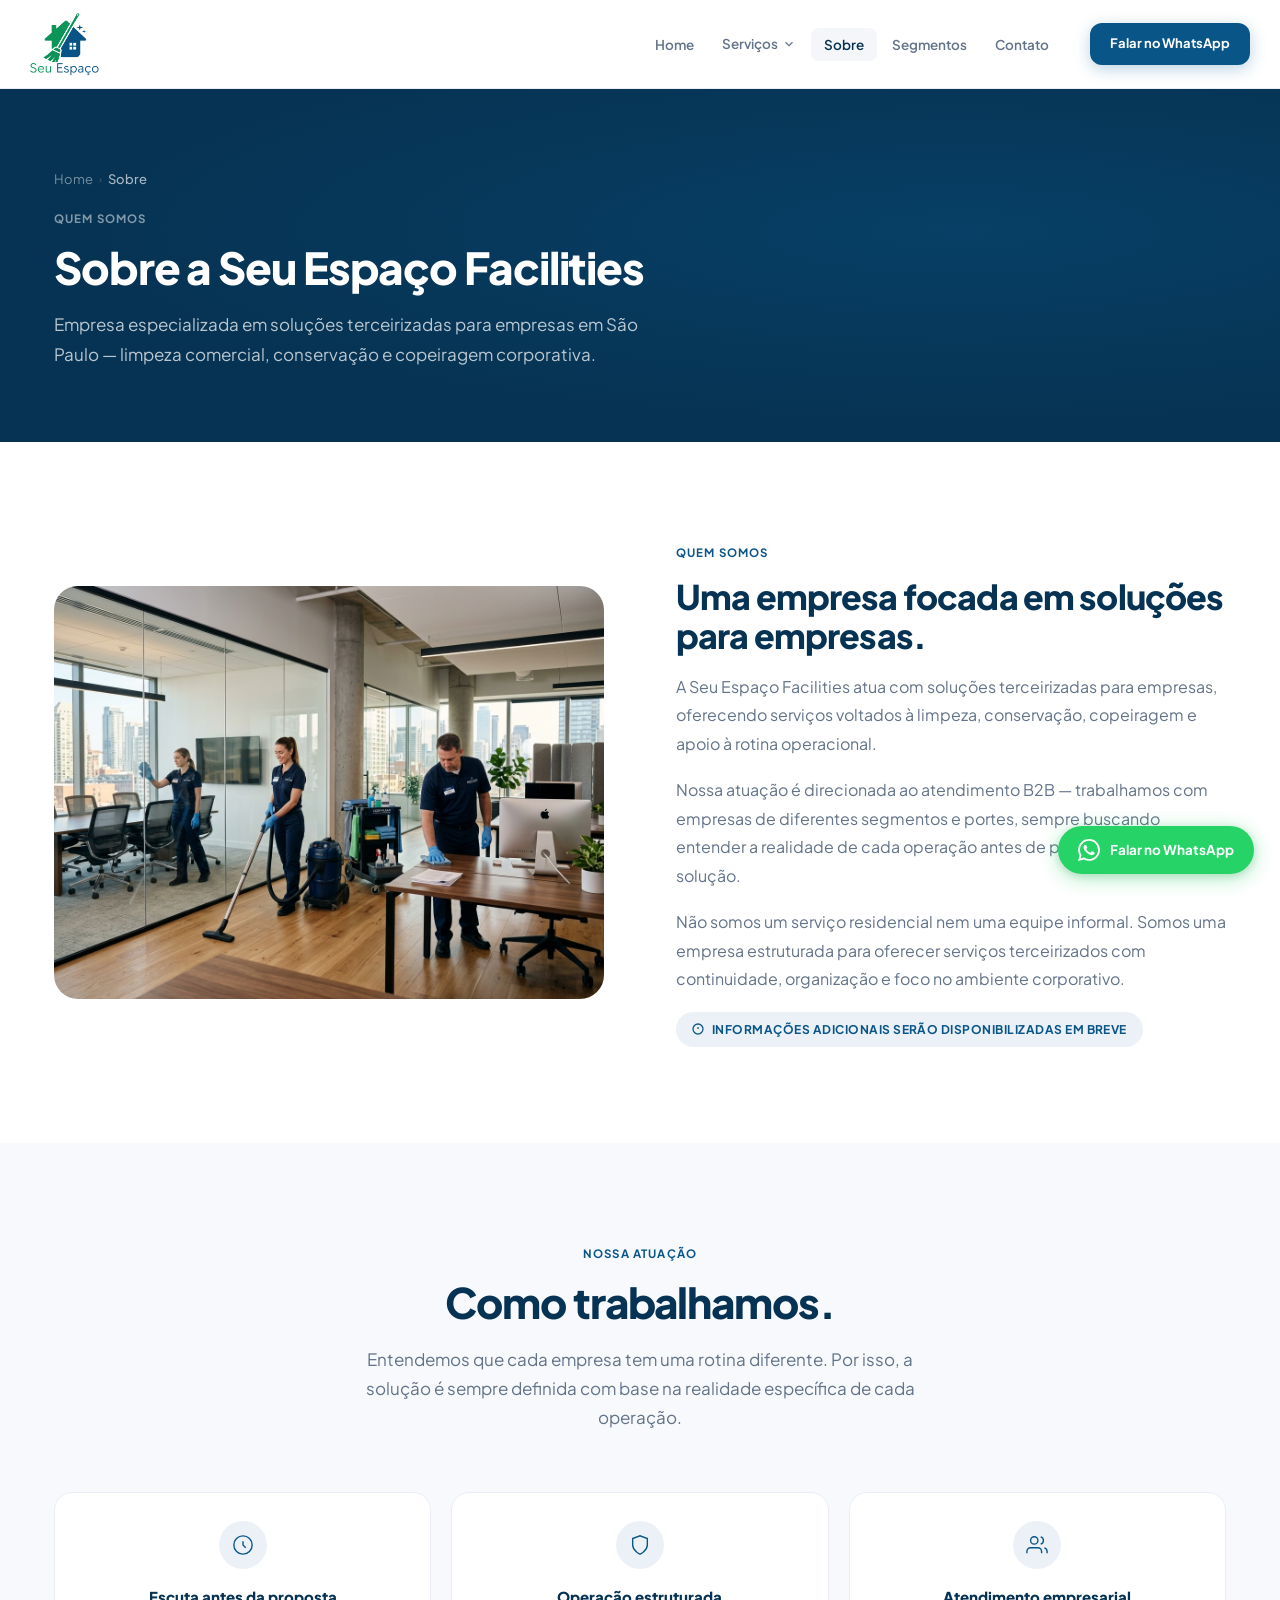
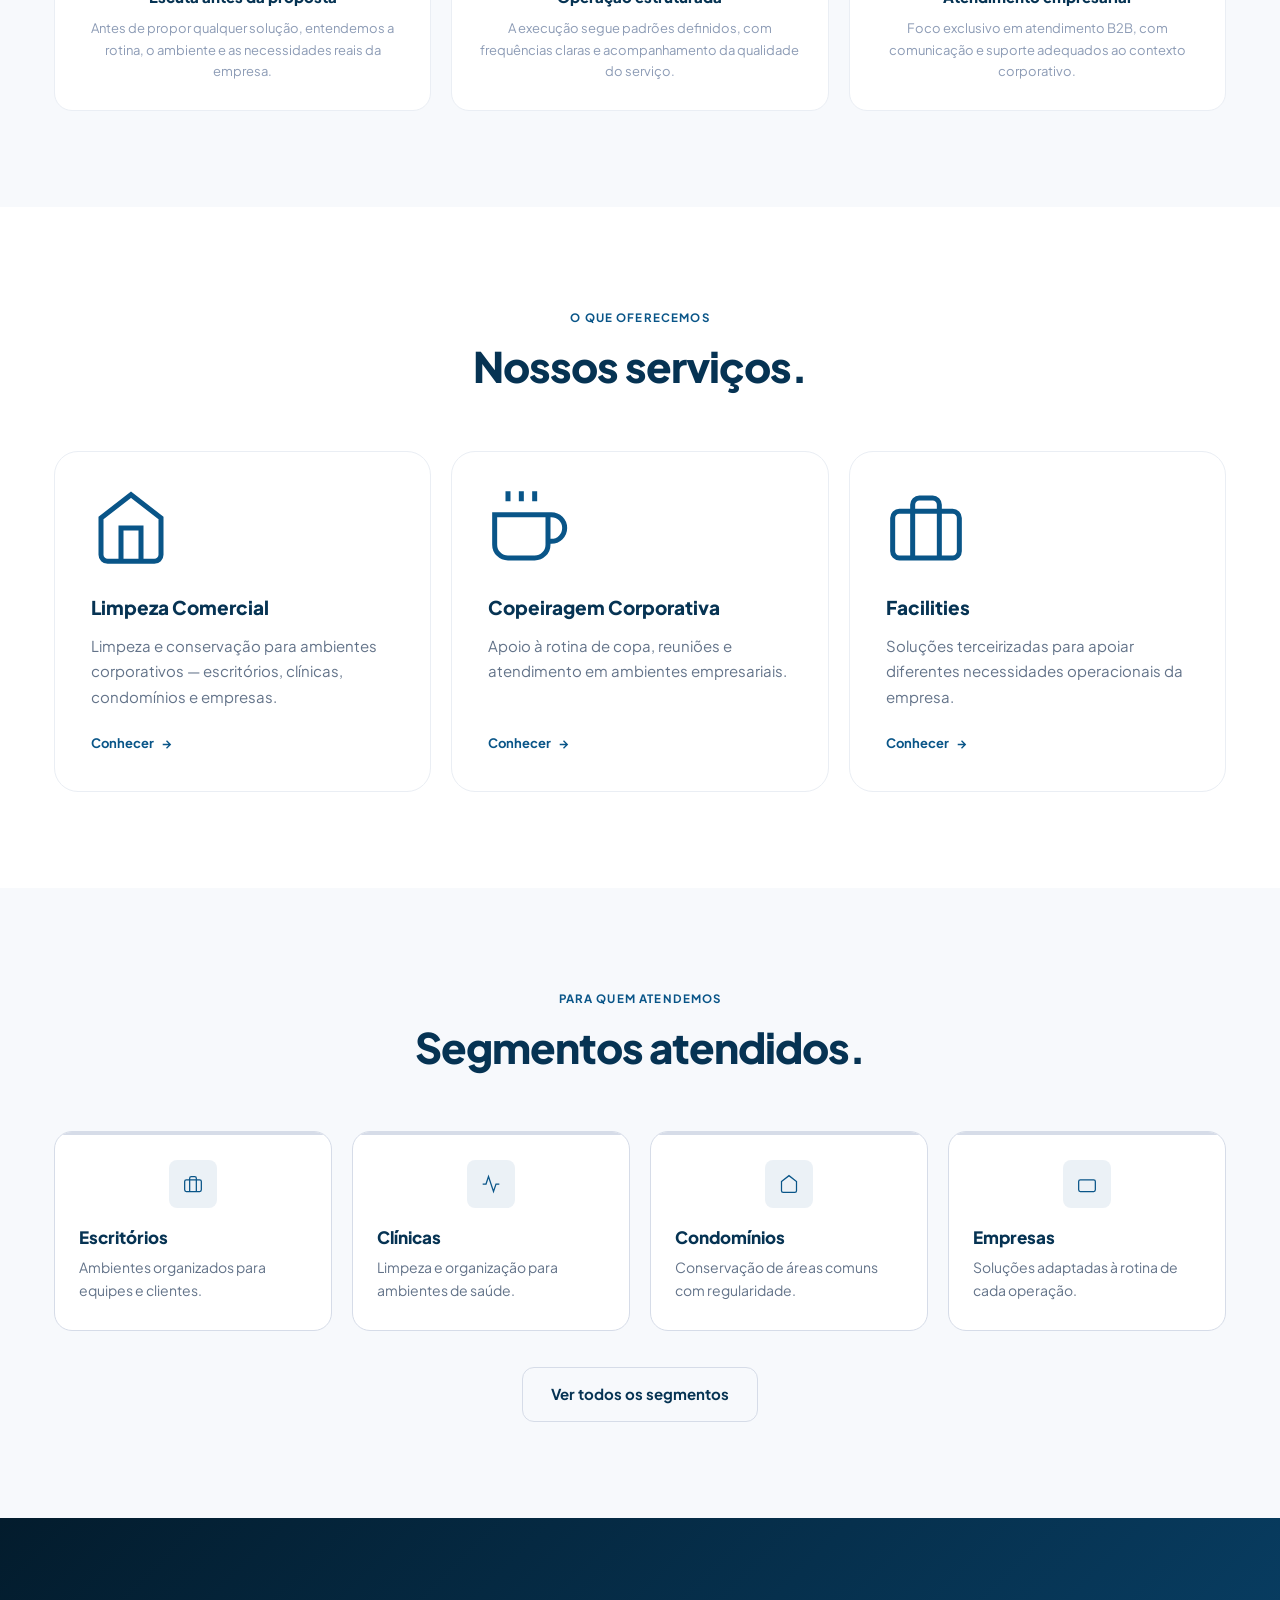
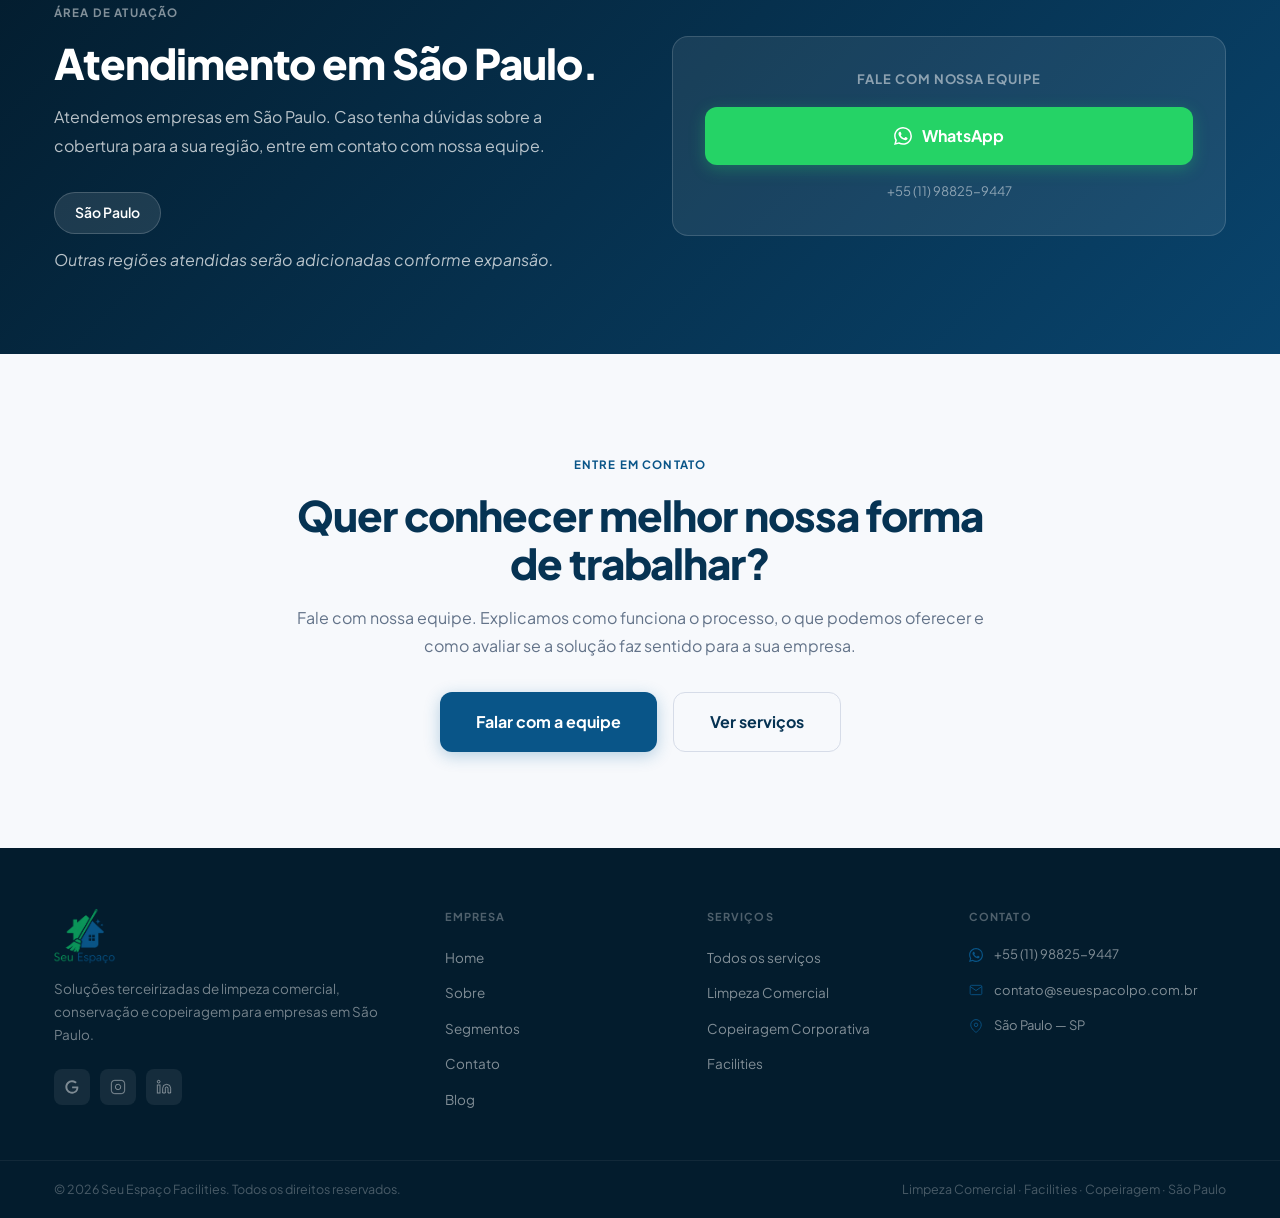
<file: sobre/index.html>
<!DOCTYPE html>
<html lang="pt-BR">
<head>
  <meta charset="UTF-8" />
  <meta name="viewport" content="width=device-width, initial-scale=1.0" />
  <title>Sobre a Seu Espaço Facilities | São Paulo</title>
  <meta name="description" content="Conheça a Seu Espaço Facilities — empresa especializada em soluções terceirizadas de limpeza comercial, conservação e copeiragem para empresas em São Paulo." />
  <meta name="robots" content="index, follow" />
  <link rel="canonical" href="https://www.seuespaco.com.br/sobre/" />
  <meta property="og:type" content="website" />
  <meta property="og:url" content="https://www.seuespaco.com.br/sobre/" />
  <meta property="og:title" content="Sobre a Seu Espaço Facilities | São Paulo" />
  <meta property="og:description" content="Conheça a Seu Espaço Facilities — empresa especializada em soluções terceirizadas de limpeza comercial, conservação e copeiragem para empresas em São Paulo." />
  <link rel="icon" type="image/png" href="/images/favicon.png" />
  <link rel="preconnect" href="https://fonts.googleapis.com" />
  <link rel="preconnect" href="https://fonts.gstatic.com" crossorigin />
  <link href="https://fonts.googleapis.com/css2?family=Plus+Jakarta+Sans:wght@400;500;600;700;800&display=swap" rel="stylesheet" />
  <link rel="stylesheet" href="/style.css" />
  <script type="application/ld+json">
  {
    "@context": "https://schema.org",
    "@type": "AboutPage",
    "url": "https://www.seuespaco.com.br/sobre/",
    "name": "Sobre a Seu Espaço Facilities",
    "description": "Empresa especializada em soluções terceirizadas para empresas em São Paulo.",
    "breadcrumb": {
      "@type": "BreadcrumbList",
      "itemListElement": [
        {"@type":"ListItem","position":1,"name":"Home","item":"https://www.seuespaco.com.br/"},
        {"@type":"ListItem","position":2,"name":"Sobre","item":"https://www.seuespaco.com.br/sobre/"}
      ]
    }
  }
  </script>
</head>
<body>
  <!-- HEADER -->
  <header class="site-header" id="site-header" role="banner">
    <div class="container header-inner">
      <a href="/" class="logo" aria-label="Seu Espaço Facilities — Página inicial">
        <img src="/images/logo.png" alt="Seu Espaço Facilities" style="height:64px;width:auto;" />
      </a>
      <nav class="nav" role="navigation" aria-label="Navegação principal">
        <ul class="nav-list">
          <li><a href="/" class="nav-a">Home</a></li>
          <li class="has-dropdown">
            <a href="/servicos/" class="nav-a nav-a--has-dropdown">
              Serviços
              <svg width="14" height="14" viewBox="0 0 24 24" fill="none" stroke="currentColor" stroke-width="2" aria-hidden="true"><polyline points="6 9 12 15 18 9"/></svg>
            </a>
            <div class="nav-dropdown" role="menu">
              <a href="/servicos/limpeza-comercial/" class="dropdown-item" role="menuitem">
                <span class="dropdown-item-icon"><svg width="18" height="18" viewBox="0 0 24 24" fill="none" stroke="currentColor" stroke-width="1.5"><path d="M3 9l9-7 9 7v11a2 2 0 01-2 2H5a2 2 0 01-2-2z"/><polyline points="9 22 9 12 15 12 15 22"/></svg></span>
                <span><strong>Limpeza Comercial</strong><small>Para escritórios, clínicas e empresas</small></span>
              </a>
              <a href="/servicos/copeiragem/" class="dropdown-item" role="menuitem">
                <span class="dropdown-item-icon"><svg width="18" height="18" viewBox="0 0 24 24" fill="none" stroke="currentColor" stroke-width="1.5"><path d="M18 8h1a4 4 0 010 8h-1M2 8h16v9a4 4 0 01-4 4H6a4 4 0 01-4-4V8zM6 1v3M10 1v3M14 1v3"/></svg></span>
                <span><strong>Copeiragem Corporativa</strong><small>Apoio à copa, reuniões e atendimento</small></span>
              </a>
              <a href="/servicos/facilities/" class="dropdown-item" role="menuitem">
                <span class="dropdown-item-icon"><svg width="18" height="18" viewBox="0 0 24 24" fill="none" stroke="currentColor" stroke-width="1.5"><rect x="2" y="7" width="20" height="14" rx="2"/><path d="M16 21V5a2 2 0 00-2-2h-4a2 2 0 00-2 2v16"/></svg></span>
                <span><strong>Facilities</strong><small>Soluções operacionais integradas</small></span>
              </a>
            </div>
          </li>
          <li><a href="/sobre/" class="nav-a nav-active">Sobre</a></li>
          <li><a href="/segmentos/" class="nav-a">Segmentos</a></li>
          <li><a href="/contato/" class="nav-a">Contato</a></li>
        </ul>
      </nav>
      <a href="https://wa.me/5511988259447?text=Ol%C3%A1%21+Gostaria+de+conhecer+mais+sobre+a+Seu+Espa%C3%A7o+Facilities." class="btn btn-primary btn-sm header-cta" data-track="whatsapp" data-loc="header" target="_blank" rel="noopener noreferrer">Falar no WhatsApp</a>
      <button class="hamburger" id="hamburger-btn" aria-label="Abrir menu" aria-expanded="false">
        <span class="hbar"></span><span class="hbar"></span><span class="hbar"></span>
      </button>
    </div>
    <nav class="mobile-menu" id="mobile-menu" role="navigation" aria-label="Menu mobile" aria-hidden="true">
      <ul>
        <li><a href="/" class="mob-a">Home</a></li>
        <li>
          <button class="mob-a mob-sub-toggle" aria-expanded="false">Serviços <svg class="mob-sub-chevron" width="14" height="14" viewBox="0 0 24 24" fill="none" stroke="currentColor" stroke-width="2" style="transition:transform .2s"><polyline points="6 9 12 15 18 9"/></svg></button>
          <ul class="mob-submenu">
            <li><a href="/servicos/" class="mob-sub-a">Todos os Serviços</a></li>
            <li><a href="/servicos/limpeza-comercial/" class="mob-sub-a">Limpeza Comercial</a></li>
            <li><a href="/servicos/copeiragem/" class="mob-sub-a">Copeiragem Corporativa</a></li>
            <li><a href="/servicos/facilities/" class="mob-sub-a">Facilities</a></li>
          </ul>
        </li>
        <li><a href="/sobre/" class="mob-a">Sobre</a></li>
        <li><a href="/segmentos/" class="mob-a">Segmentos</a></li>
        <li><a href="/contato/" class="mob-a">Contato</a></li>
      </ul>
      <a href="https://wa.me/5511988259447?text=Ol%C3%A1%21+Gostaria+de+conhecer+mais+sobre+a+Seu+Espa%C3%A7o+Facilities." class="btn btn-primary mob-cta btn-full" data-track="whatsapp" data-loc="mobile_menu" target="_blank" rel="noopener noreferrer">Falar no WhatsApp</a>
    </nav>
  </header>

  <main>
    <!-- PAGE HERO -->
    <section class="page-hero" aria-label="Sobre">
      <div class="container page-hero-inner">
        <nav class="breadcrumb" aria-label="Você está em">
          <a href="/">Home</a>
          <span class="breadcrumb-sep" aria-hidden="true">›</span>
          <span class="breadcrumb-current">Sobre</span>
        </nav>
        <span class="page-hero-label">Quem somos</span>
        <h1>Sobre a Seu Espaço Facilities</h1>
        <p class="page-hero-desc">Empresa especializada em soluções terceirizadas para empresas em São Paulo — limpeza comercial, conservação e copeiragem corporativa.</p>
      </div>
    </section>

    <!-- QUEM SOMOS -->
    <section class="section-pad bg-white" aria-labelledby="quem-somos-title">
      <div class="container">
        <div class="about-section-grid">
          <div class="about-img-stack fade-left">
            <img src="/images/facilities-empresas-sao-paulo.jpg" alt="Equipe da Seu Espaço Facilities em ambiente corporativo profissional" loading="lazy" width="600" height="450" />
          </div>
          <div class="about-content fade-right">
            <span class="label">Quem somos</span>
            <h2 class="title" id="quem-somos-title" style="font-size:clamp(22px,3vw,34px);">Uma empresa focada em soluções para empresas.</h2>
            <p>A Seu Espaço Facilities atua com soluções terceirizadas para empresas, oferecendo serviços voltados à limpeza, conservação, copeiragem e apoio à rotina operacional.</p>
            <p>Nossa atuação é direcionada ao atendimento B2B — trabalhamos com empresas de diferentes segmentos e portes, sempre buscando entender a realidade de cada operação antes de propor qualquer solução.</p>
            <p>Não somos um serviço residencial nem uma equipe informal. Somos uma empresa estruturada para oferecer serviços terceirizados com continuidade, organização e foco no ambiente corporativo.</p>
            <div class="about-placeholder-note" style="margin-top:0;">
              <svg width="12" height="12" viewBox="0 0 24 24" fill="none" stroke="currentColor" stroke-width="2.5"><circle cx="12" cy="12" r="10"/><line x1="12" y1="8" x2="12" y2="12"/><line x1="12" y1="16" x2="12.01" y2="16"/></svg>
              Informações adicionais serão disponibilizadas em breve
            </div>
          </div>
        </div>
      </div>
    </section>

    <!-- NOSSA ATUAÇÃO -->
    <section class="section-pad bg-off" aria-labelledby="atuacao-title">
      <div class="container">
        <div class="section-head fade-up">
          <span class="label">Nossa atuação</span>
          <h2 class="title" id="atuacao-title">Como trabalhamos.</h2>
          <p class="subtitle subtitle--center">Entendemos que cada empresa tem uma rotina diferente. Por isso, a solução é sempre definida com base na realidade específica de cada operação.</p>
        </div>
        <div class="mission-grid">
          <div class="mission-card fade-up">
            <div class="mission-card-icon" aria-hidden="true">
              <svg width="22" height="22" viewBox="0 0 24 24" fill="none" stroke="currentColor" stroke-width="1.5"><circle cx="12" cy="12" r="10"/><path d="M12 8v4l3 3"/></svg>
            </div>
            <h3 class="mission-card-title">Escuta antes da proposta</h3>
            <p class="mission-card-text">Antes de propor qualquer solução, entendemos a rotina, o ambiente e as necessidades reais da empresa.</p>
          </div>
          <div class="mission-card fade-up">
            <div class="mission-card-icon" aria-hidden="true">
              <svg width="22" height="22" viewBox="0 0 24 24" fill="none" stroke="currentColor" stroke-width="1.5"><path d="M12 22s8-4 8-10V5l-8-3-8 3v7c0 6 8 10 8 10z"/></svg>
            </div>
            <h3 class="mission-card-title">Operação estruturada</h3>
            <p class="mission-card-text">A execução segue padrões definidos, com frequências claras e acompanhamento da qualidade do serviço.</p>
          </div>
          <div class="mission-card fade-up">
            <div class="mission-card-icon" aria-hidden="true">
              <svg width="22" height="22" viewBox="0 0 24 24" fill="none" stroke="currentColor" stroke-width="1.5"><path d="M17 21v-2a4 4 0 00-4-4H5a4 4 0 00-4 4v2"/><circle cx="9" cy="7" r="4"/><path d="M23 21v-2a4 4 0 00-3-3.87M16 3.13a4 4 0 010 7.75"/></svg>
            </div>
            <h3 class="mission-card-title">Atendimento empresarial</h3>
            <p class="mission-card-text">Foco exclusivo em atendimento B2B, com comunicação e suporte adequados ao contexto corporativo.</p>
          </div>
        </div>
      </div>
    </section>

    <!-- NOSSOS SERVIÇOS -->
    <section class="section-pad bg-white" aria-labelledby="svc-title-sobre">
      <div class="container">
        <div class="section-head fade-up">
          <span class="label">O que oferecemos</span>
          <h2 class="title" id="svc-title-sobre">Nossos serviços.</h2>
        </div>
        <div class="cards-3">
          <div class="svc-card fade-up">
            <div class="svc-card-icon"><svg width="26" height="26" viewBox="0 0 24 24" fill="none" stroke="currentColor" stroke-width="1.5"><path d="M3 9l9-7 9 7v11a2 2 0 01-2 2H5a2 2 0 01-2-2z"/><polyline points="9 22 9 12 15 12 15 22"/></svg></div>
            <h3 class="svc-card-title">Limpeza Comercial</h3>
            <p class="svc-card-text">Limpeza e conservação para ambientes corporativos — escritórios, clínicas, condomínios e empresas.</p>
            <a href="/servicos/limpeza-comercial/" class="svc-card-link">Conhecer <svg width="13" height="13" viewBox="0 0 24 24" fill="none" stroke="currentColor" stroke-width="2.5"><path d="M5 12h14M12 5l7 7-7 7"/></svg></a>
          </div>
          <div class="svc-card fade-up">
            <div class="svc-card-icon"><svg width="26" height="26" viewBox="0 0 24 24" fill="none" stroke="currentColor" stroke-width="1.5"><path d="M18 8h1a4 4 0 010 8h-1M2 8h16v9a4 4 0 01-4 4H6a4 4 0 01-4-4V8zM6 1v3M10 1v3M14 1v3"/></svg></div>
            <h3 class="svc-card-title">Copeiragem Corporativa</h3>
            <p class="svc-card-text">Apoio à rotina de copa, reuniões e atendimento em ambientes empresariais.</p>
            <a href="/servicos/copeiragem/" class="svc-card-link">Conhecer <svg width="13" height="13" viewBox="0 0 24 24" fill="none" stroke="currentColor" stroke-width="2.5"><path d="M5 12h14M12 5l7 7-7 7"/></svg></a>
          </div>
          <div class="svc-card fade-up">
            <div class="svc-card-icon"><svg width="26" height="26" viewBox="0 0 24 24" fill="none" stroke="currentColor" stroke-width="1.5"><rect x="2" y="7" width="20" height="14" rx="2"/><path d="M16 21V5a2 2 0 00-2-2h-4a2 2 0 00-2 2v16"/></svg></div>
            <h3 class="svc-card-title">Facilities</h3>
            <p class="svc-card-text">Soluções terceirizadas para apoiar diferentes necessidades operacionais da empresa.</p>
            <a href="/servicos/facilities/" class="svc-card-link">Conhecer <svg width="13" height="13" viewBox="0 0 24 24" fill="none" stroke="currentColor" stroke-width="2.5"><path d="M5 12h14M12 5l7 7-7 7"/></svg></a>
          </div>
        </div>
      </div>
    </section>

    <!-- SEGMENTOS -->
    <section class="section-pad bg-off" aria-labelledby="seg-sobre-title">
      <div class="container">
        <div class="section-head fade-up">
          <span class="label">Para quem atendemos</span>
          <h2 class="title" id="seg-sobre-title">Segmentos atendidos.</h2>
        </div>
        <div class="cards-4">
          <div class="card fade-up"><div class="card-icon"><svg width="20" height="20" viewBox="0 0 24 24" fill="none" stroke="currentColor" stroke-width="1.5"><path d="M20 7H4a2 2 0 00-2 2v10a2 2 0 002 2h16a2 2 0 002-2V9a2 2 0 00-2-2z"/><path d="M16 21V5a2 2 0 00-2-2h-4a2 2 0 00-2 2v16"/></svg></div><h3 class="card-title">Escritórios</h3><p class="card-text">Ambientes organizados para equipes e clientes.</p></div>
          <div class="card fade-up"><div class="card-icon"><svg width="20" height="20" viewBox="0 0 24 24" fill="none" stroke="currentColor" stroke-width="1.5"><path d="M22 12h-4l-3 9L9 3l-3 9H2"/></svg></div><h3 class="card-title">Clínicas</h3><p class="card-text">Limpeza e organização para ambientes de saúde.</p></div>
          <div class="card fade-up"><div class="card-icon"><svg width="20" height="20" viewBox="0 0 24 24" fill="none" stroke="currentColor" stroke-width="1.5"><path d="M3 9l9-7 9 7v11a2 2 0 01-2 2H5a2 2 0 01-2-2z"/></svg></div><h3 class="card-title">Condomínios</h3><p class="card-text">Conservação de áreas comuns com regularidade.</p></div>
          <div class="card fade-up"><div class="card-icon"><svg width="20" height="20" viewBox="0 0 24 24" fill="none" stroke="currentColor" stroke-width="1.5"><rect x="2" y="7" width="20" height="14" rx="2"/></svg></div><h3 class="card-title">Empresas</h3><p class="card-text">Soluções adaptadas à rotina de cada operação.</p></div>
        </div>
        <div style="text-align:center;margin-top:36px;">
          <a href="/segmentos/" class="btn btn-ghost">Ver todos os segmentos</a>
        </div>
      </div>
    </section>

    <!-- REGIÃO -->
    <section class="region-section" aria-labelledby="regiao-sobre-title">
      <div class="container region-inner">
        <div class="region-text fade-left">
          <span class="label label--light">Área de atuação</span>
          <h2 class="title title--light" id="regiao-sobre-title">Atendimento em São Paulo.</h2>
          <p>Atendemos empresas em São Paulo. Caso tenha dúvidas sobre a cobertura para a sua região, entre em contato com nossa equipe.</p>
          <div class="region-cities"><span class="region-city">São Paulo</span></div>
          <p class="region-placeholder">Outras regiões atendidas serão adicionadas conforme expansão.</p>
        </div>
        <div class="fade-right">
          <div style="background:rgba(255,255,255,.08);border:1px solid rgba(255,255,255,.15);border-radius:16px;padding:32px;text-align:center;">
            <div style="font-size:13px;font-weight:700;text-transform:uppercase;letter-spacing:.07em;color:rgba(255,255,255,.5);margin-bottom:16px;">Fale com nossa equipe</div>
            <a href="https://wa.me/5511988259447?text=Ol%C3%A1%21+Gostaria+de+falar+com+a+Seu+Espa%C3%A7o+Facilities." class="btn btn-wa btn-lg" data-track="whatsapp" data-loc="sobre_region" target="_blank" rel="noopener noreferrer" style="width:100%;justify-content:center;">
              <svg width="18" height="18" viewBox="0 0 24 24" fill="currentColor"><path d="M17.472 14.382c-.297-.149-1.758-.867-2.03-.967-.273-.099-.471-.148-.67.15-.197.297-.767.966-.94 1.164-.173.199-.347.223-.644.075-.297-.15-1.255-.463-2.39-1.475-.883-.788-1.48-1.761-1.653-2.059-.173-.297-.018-.458.13-.606.134-.133.298-.347.446-.52.149-.174.198-.298.298-.497.099-.198.05-.371-.025-.52-.075-.149-.669-1.612-.916-2.207-.242-.579-.487-.5-.669-.51-.173-.008-.371-.01-.57-.01-.198 0-.52.074-.792.372-.272.297-1.04 1.016-1.04 2.479 0 1.462 1.065 2.875 1.213 3.074.149.198 2.096 3.2 5.077 4.487.709.306 1.262.489 1.694.625.712.227 1.36.195 1.871.118.571-.085 1.758-.719 2.006-1.413.248-.694.248-1.289.173-1.413-.074-.124-.272-.198-.57-.347m-5.421 7.403h-.004a9.87 9.87 0 01-5.031-1.378l-.361-.214-3.741.982.998-3.648-.235-.374a9.86 9.86 0 01-1.51-5.26c.001-5.45 4.436-9.884 9.888-9.884 2.64 0 5.122 1.03 6.988 2.898a9.825 9.825 0 012.893 6.994c-.003 5.45-4.437 9.884-9.885 9.884m8.413-18.297A11.815 11.815 0 0012.05 0C5.495 0 .16 5.335.157 11.892c0 2.096.547 4.142 1.588 5.945L.057 24l6.305-1.654a11.882 11.882 0 005.683 1.448h.005c6.554 0 11.89-5.335 11.893-11.893a11.821 11.821 0 00-3.48-8.413z"/></svg>
              WhatsApp
            </a>
            <div style="margin-top:16px;font-size:13px;color:rgba(255,255,255,.5);">+55 (11) 98825-9447</div>
          </div>
        </div>
      </div>
    </section>

    <!-- CTA -->
    <section class="inst-cta-section" aria-labelledby="cta-sobre-title">
      <div class="inst-cta-inner fade-up">
        <span class="label">Entre em contato</span>
        <h2 class="title" id="cta-sobre-title">Quer conhecer melhor nossa forma de trabalhar?</h2>
        <p>Fale com nossa equipe. Explicamos como funciona o processo, o que podemos oferecer e como avaliar se a solução faz sentido para a sua empresa.</p>
        <div class="inst-cta-btns">
          <a href="/contato/" class="btn btn-primary btn-lg">Falar com a equipe</a>
          <a href="/servicos/" class="btn btn-ghost btn-lg">Ver serviços</a>
        </div>
      </div>
    </section>
  </main>

  <!-- FOOTER -->
  <footer class="site-footer" role="contentinfo">
    <div class="container footer-grid">
      <div>
        <a href="/" class="logo footer-logo"><img src="/images/logo.png" alt="Seu Espaço Facilities" style="height:56px;width:auto;" /></a>
        <p class="footer-desc">Soluções terceirizadas de limpeza comercial, conservação e copeiragem para empresas em São Paulo.</p>
        <div class="footer-social">
          <a href="https://share.google/EpGStYPHH48AmYgyb" class="soc-a" target="_blank" rel="noopener noreferrer" aria-label="Google Meu Negócio"><svg width="16" height="16" viewBox="0 0 24 24" fill="currentColor"><path d="M21.35 11.1h-9.17v2.73h6.51c-.33 3.81-3.5 5.44-6.5 5.44C8.36 19.27 5 16.25 5 12c0-4.1 3.2-7.27 7.2-7.27 3.09 0 4.9 1.97 4.9 1.97L19 4.72S16.56 2 12.1 2C6.42 2 2.03 6.8 2.03 12c0 5.05 4.13 10 10.22 10 5.35 0 9.25-3.67 9.25-9.09 0-1.15-.15-1.81-.15-1.81z"/></svg></a>
          <a href="https://instagram.com/[USUARIO_INSTAGRAM]" class="soc-a" target="_blank" rel="noopener noreferrer" aria-label="Instagram"><svg width="16" height="16" viewBox="0 0 24 24" fill="none" stroke="currentColor" stroke-width="1.5"><rect x="2" y="2" width="20" height="20" rx="5"/><path d="M16 11.37A4 4 0 1112.63 8 4 4 0 0116 11.37z"/><line x1="17.5" y1="6.5" x2="17.51" y2="6.5"/></svg></a>
          <a href="https://linkedin.com/company/[PAGINA_LINKEDIN]" class="soc-a" target="_blank" rel="noopener noreferrer" aria-label="LinkedIn"><svg width="16" height="16" viewBox="0 0 24 24" fill="none" stroke="currentColor" stroke-width="1.5"><path d="M16 8a6 6 0 016 6v7h-4v-7a2 2 0 00-2-2 2 2 0 00-2 2v7h-4v-7a6 6 0 016-6z"/><rect x="2" y="9" width="4" height="12"/><circle cx="4" cy="4" r="2"/></svg></a>
        </div>
      </div>
      <nav aria-label="Empresa"><h3 class="footer-col-title">Empresa</h3><ul class="footer-links"><li><a href="/" class="footer-link">Home</a></li><li><a href="/sobre/" class="footer-link">Sobre</a></li><li><a href="/segmentos/" class="footer-link">Segmentos</a></li><li><a href="/contato/" class="footer-link">Contato</a></li><li><a href="/blog/" class="footer-link">Blog</a></li></ul></nav>
      <nav aria-label="Serviços"><h3 class="footer-col-title">Serviços</h3><ul class="footer-links"><li><a href="/servicos/" class="footer-link">Todos os serviços</a></li><li><a href="/servicos/limpeza-comercial/" class="footer-link">Limpeza Comercial</a></li><li><a href="/servicos/copeiragem/" class="footer-link">Copeiragem Corporativa</a></li><li><a href="/servicos/facilities/" class="footer-link">Facilities</a></li></ul></nav>
      <div><h3 class="footer-col-title">Contato</h3><div class="footer-contacts"><div class="footer-ci"><svg width="14" height="14" viewBox="0 0 24 24" fill="currentColor"><path d="M17.472 14.382c-.297-.149-1.758-.867-2.03-.967-.273-.099-.471-.148-.67.15-.197.297-.767.966-.94 1.164-.173.199-.347.223-.644.075-.297-.15-1.255-.463-2.39-1.475-.883-.788-1.48-1.761-1.653-2.059-.173-.297-.018-.458.13-.606.134-.133.298-.347.446-.52.149-.174.198-.298.298-.497.099-.198.05-.371-.025-.52-.075-.149-.669-1.612-.916-2.207-.242-.579-.487-.5-.669-.51-.173-.008-.371-.01-.57-.01-.198 0-.52.074-.792.372-.272.297-1.04 1.016-1.04 2.479 0 1.462 1.065 2.875 1.213 3.074.149.198 2.096 3.2 5.077 4.487.709.306 1.262.489 1.694.625.712.227 1.36.195 1.871.118.571-.085 1.758-.719 2.006-1.413.248-.694.248-1.289.173-1.413-.074-.124-.272-.198-.57-.347m-5.421 7.403h-.004a9.87 9.87 0 01-5.031-1.378l-.361-.214-3.741.982.998-3.648-.235-.374a9.86 9.86 0 01-1.51-5.26c.001-5.45 4.436-9.884 9.888-9.884 2.64 0 5.122 1.03 6.988 2.898a9.825 9.825 0 012.893 6.994c-.003 5.45-4.437 9.884-9.885 9.884m8.413-18.297A11.815 11.815 0 0012.05 0C5.495 0 .16 5.335.157 11.892c0 2.096.547 4.142 1.588 5.945L.057 24l6.305-1.654a11.882 11.882 0 005.683 1.448h.005c6.554 0 11.89-5.335 11.893-11.893a11.821 11.821 0 00-3.48-8.413z"/></svg><a href="https://wa.me/5511988259447" target="_blank" rel="noopener noreferrer">+55 (11) 98825-9447</a></div><div class="footer-ci"><svg width="14" height="14" viewBox="0 0 24 24" fill="none" stroke="currentColor" stroke-width="1.5"><path d="M4 4h16c1.1 0 2 .9 2 2v12c0 1.1-.9 2-2 2H4c-1.1 0-2-.9-2-2V6c0-1.1.9-2 2-2z"/><polyline points="22,6 12,13 2,6"/></svg><a href="mailto:contato@seuespacolpo.com.br">contato@seuespacolpo.com.br</a></div><div class="footer-ci"><svg width="14" height="14" viewBox="0 0 24 24" fill="none" stroke="currentColor" stroke-width="1.5"><path d="M21 10c0 7-9 13-9 13s-9-6-9-13a9 9 0 0118 0z"/><circle cx="12" cy="10" r="3"/></svg><span>São Paulo — SP</span></div></div></div>
    </div>
    <div class="footer-bar"><div class="container footer-bar-inner"><p>© <span data-year></span> Seu Espaço Facilities. Todos os direitos reservados.</p><p>Limpeza Comercial · Facilities · Copeiragem · São Paulo</p></div></div>
  </footer>

  <a href="https://wa.me/5511988259447?text=Ol%C3%A1%21+Gostaria+de+conhecer+mais+sobre+a+Seu+Espa%C3%A7o+Facilities." class="wa-float" target="_blank" rel="noopener noreferrer" aria-label="Falar pelo WhatsApp" data-track="whatsapp" data-loc="float_sobre">
    <svg width="22" height="22" viewBox="0 0 24 24" fill="currentColor"><path d="M17.472 14.382c-.297-.149-1.758-.867-2.03-.967-.273-.099-.471-.148-.67.15-.197.297-.767.966-.94 1.164-.173.199-.347.223-.644.075-.297-.15-1.255-.463-2.39-1.475-.883-.788-1.48-1.761-1.653-2.059-.173-.297-.018-.458.13-.606.134-.133.298-.347.446-.52.149-.174.198-.298.298-.497.099-.198.05-.371-.025-.52-.075-.149-.669-1.612-.916-2.207-.242-.579-.487-.5-.669-.51-.173-.008-.371-.01-.57-.01-.198 0-.52.074-.792.372-.272.297-1.04 1.016-1.04 2.479 0 1.462 1.065 2.875 1.213 3.074.149.198 2.096 3.2 5.077 4.487.709.306 1.262.489 1.694.625.712.227 1.36.195 1.871.118.571-.085 1.758-.719 2.006-1.413.248-.694.248-1.289.173-1.413-.074-.124-.272-.198-.57-.347m-5.421 7.403h-.004a9.87 9.87 0 01-5.031-1.378l-.361-.214-3.741.982.998-3.648-.235-.374a9.86 9.86 0 01-1.51-5.26c.001-5.45 4.436-9.884 9.888-9.884 2.64 0 5.122 1.03 6.988 2.898a9.825 9.825 0 012.893 6.994c-.003 5.45-4.437 9.884-9.885 9.884m8.413-18.297A11.815 11.815 0 0012.05 0C5.495 0 .16 5.335.157 11.892c0 2.096.547 4.142 1.588 5.945L.057 24l6.305-1.654a11.882 11.882 0 005.683 1.448h.005c6.554 0 11.89-5.335 11.893-11.893a11.821 11.821 0 00-3.48-8.413z"/></svg>
    <span class="wa-float-label">Falar no WhatsApp</span>
  </a>
  <script src="/script.js"></script>
</body>
</html>
</file>
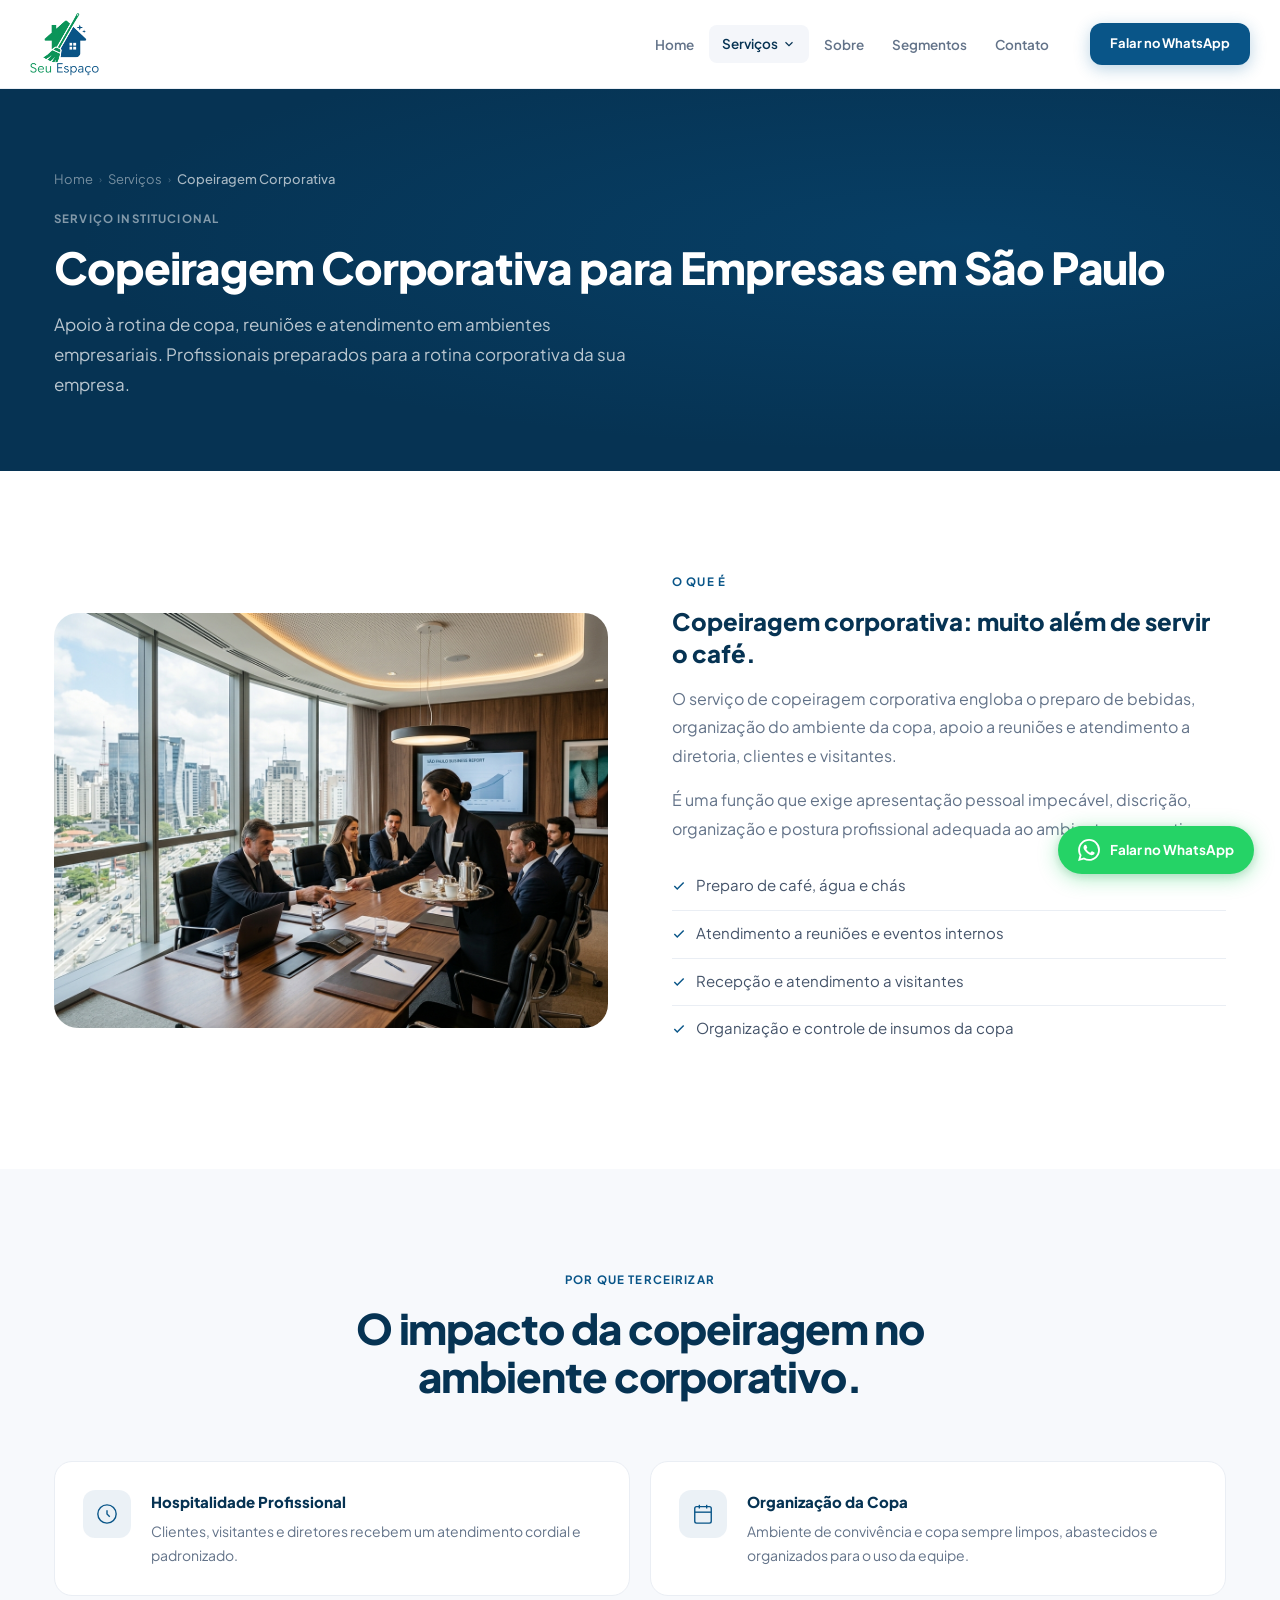
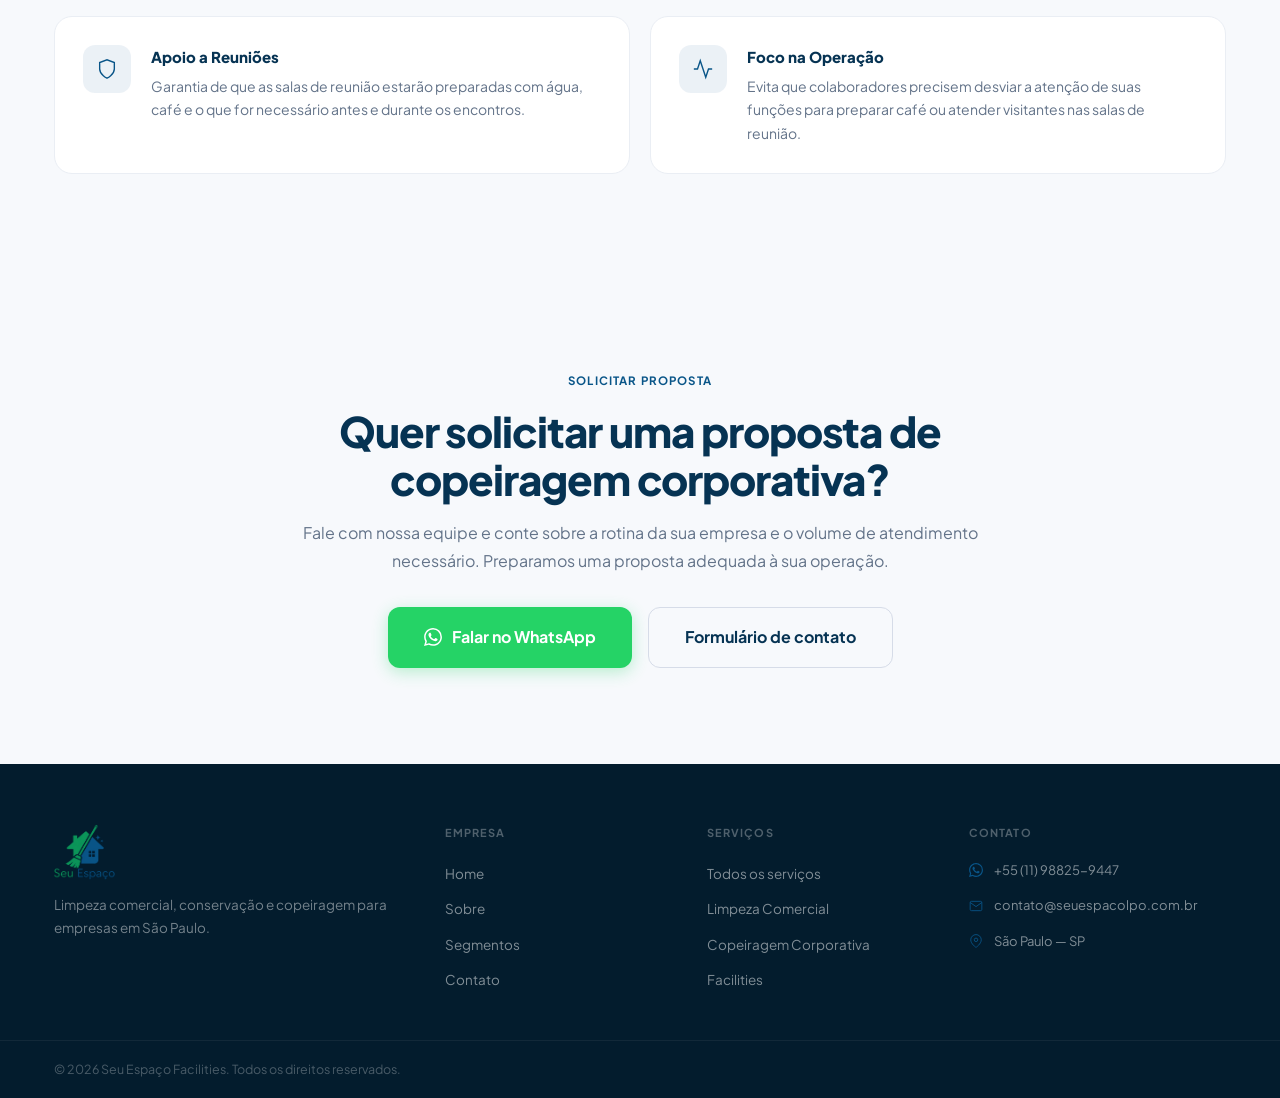
<file: servicos/copeiragem/index.html>
<!DOCTYPE html>
<html lang="pt-BR">
<head>
  <meta charset="UTF-8" />
  <meta name="viewport" content="width=device-width, initial-scale=1.0" />
  <title>Copeiragem Corporativa em São Paulo | Seu Espaço Facilities</title>
  <meta name="description" content="Serviço terceirizado de copeiragem corporativa para empresas em São Paulo. Apoio à rotina de copa, reuniões e atendimento a clientes." />
  <meta name="robots" content="index, follow" />
  <link rel="canonical" href="https://www.seuespaco.com.br/servicos/copeiragem/" />
  <meta property="og:type" content="website" />
  <meta property="og:url" content="https://www.seuespaco.com.br/servicos/copeiragem/" />
  <meta property="og:title" content="Copeiragem Corporativa em São Paulo | Seu Espaço Facilities" />
  <meta property="og:description" content="Serviço terceirizado de copeiragem corporativa para empresas em São Paulo. Apoio à rotina de copa, reuniões e atendimento." />
  <link rel="icon" type="image/png" href="/images/favicon.png" />
  <link rel="preconnect" href="https://fonts.googleapis.com" />
  <link rel="preconnect" href="https://fonts.gstatic.com" crossorigin />
  <link href="https://fonts.googleapis.com/css2?family=Plus+Jakarta+Sans:wght@400;500;600;700;800&display=swap" rel="stylesheet" />
  <link rel="stylesheet" href="/style.css" />
</head>
<body>
  <header class="site-header" id="site-header" role="banner">
    <div class="container header-inner">
      <a href="/" class="logo"><img src="/images/logo.png" alt="Seu Espaço Facilities" style="height:64px;width:auto;" /></a>
      <nav class="nav" role="navigation">
        <ul class="nav-list">
          <li><a href="/" class="nav-a">Home</a></li>
          <li class="has-dropdown">
            <a href="/servicos/" class="nav-a nav-a--has-dropdown nav-active">Serviços <svg width="14" height="14" viewBox="0 0 24 24" fill="none" stroke="currentColor" stroke-width="2"><polyline points="6 9 12 15 18 9"/></svg></a>
            <div class="nav-dropdown" role="menu">
              <a href="/servicos/limpeza-comercial/" class="dropdown-item" role="menuitem"><span class="dropdown-item-icon"><svg width="18" height="18" viewBox="0 0 24 24" fill="none" stroke="currentColor" stroke-width="1.5"><path d="M3 9l9-7 9 7v11a2 2 0 01-2 2H5a2 2 0 01-2-2z"/><polyline points="9 22 9 12 15 12 15 22"/></svg></span><span><strong>Limpeza Comercial</strong><small>Para escritórios, clínicas e empresas</small></span></a>
              <a href="/servicos/copeiragem/" class="dropdown-item" role="menuitem"><span class="dropdown-item-icon"><svg width="18" height="18" viewBox="0 0 24 24" fill="none" stroke="currentColor" stroke-width="1.5"><path d="M18 8h1a4 4 0 010 8h-1M2 8h16v9a4 4 0 01-4 4H6a4 4 0 01-4-4V8zM6 1v3M10 1v3M14 1v3"/></svg></span><span><strong>Copeiragem Corporativa</strong><small>Apoio à copa, reuniões e atendimento</small></span></a>
              <a href="/servicos/facilities/" class="dropdown-item" role="menuitem"><span class="dropdown-item-icon"><svg width="18" height="18" viewBox="0 0 24 24" fill="none" stroke="currentColor" stroke-width="1.5"><rect x="2" y="7" width="20" height="14" rx="2"/><path d="M16 21V5a2 2 0 00-2-2h-4a2 2 0 00-2 2v16"/></svg></span><span><strong>Facilities</strong><small>Soluções operacionais integradas</small></span></a>
            </div>
          </li>
          <li><a href="/sobre/" class="nav-a">Sobre</a></li>
          <li><a href="/segmentos/" class="nav-a">Segmentos</a></li>
          <li><a href="/contato/" class="nav-a">Contato</a></li>
        </ul>
      </nav>
      <a href="https://wa.me/5511988259447?text=Ol%C3%A1%21+Gostaria+de+saber+mais+sobre+a+copeiragem+corporativa." class="btn btn-primary btn-sm header-cta" data-track="whatsapp" data-loc="header" target="_blank" rel="noopener noreferrer">Falar no WhatsApp</a>
      <button class="hamburger" id="hamburger-btn" aria-expanded="false"><span class="hbar"></span><span class="hbar"></span><span class="hbar"></span></button>
    </div>
    <nav class="mobile-menu" id="mobile-menu" aria-hidden="true">
      <ul>
        <li><a href="/" class="mob-a">Home</a></li>
        <li><button class="mob-a mob-sub-toggle" aria-expanded="false">Serviços <svg class="mob-sub-chevron" width="14" height="14" viewBox="0 0 24 24" fill="none" stroke="currentColor" stroke-width="2" style="transition:transform .2s"><polyline points="6 9 12 15 18 9"/></svg></button>
          <ul class="mob-submenu"><li><a href="/servicos/" class="mob-sub-a">Todos os Serviços</a></li><li><a href="/servicos/limpeza-comercial/" class="mob-sub-a">Limpeza Comercial</a></li><li><a href="/servicos/copeiragem/" class="mob-sub-a">Copeiragem Corporativa</a></li><li><a href="/servicos/facilities/" class="mob-sub-a">Facilities</a></li></ul></li>
        <li><a href="/sobre/" class="mob-a">Sobre</a></li>
        <li><a href="/segmentos/" class="mob-a">Segmentos</a></li>
        <li><a href="/contato/" class="mob-a">Contato</a></li>
      </ul>
      <a href="https://wa.me/5511988259447?text=Ol%C3%A1%21+Gostaria+de+saber+mais+sobre+a+copeiragem+corporativa." class="btn btn-primary mob-cta btn-full" target="_blank" rel="noopener noreferrer">Falar no WhatsApp</a>
    </nav>
  </header>

  <main>
    <section class="page-hero" aria-label="Copeiragem Corporativa">
      <div class="container page-hero-inner">
        <nav class="breadcrumb" aria-label="Você está em">
          <a href="/">Home</a><span class="breadcrumb-sep">›</span>
          <a href="/servicos/">Serviços</a><span class="breadcrumb-sep">›</span>
          <span class="breadcrumb-current">Copeiragem Corporativa</span>
        </nav>
        <span class="page-hero-label">Serviço institucional</span>
        <h1>Copeiragem Corporativa para Empresas em São Paulo</h1>
        <p class="page-hero-desc">Apoio à rotina de copa, reuniões e atendimento em ambientes empresariais. Profissionais preparados para a rotina corporativa da sua empresa.</p>
      </div>
    </section>

    <section class="section-pad bg-white" aria-labelledby="cop-oque-title">
      <div class="container">
        <div class="service-what">
          <div class="service-what-img fade-left">
            <img src="/images/copeiragem-corporativa-sao-paulo.jpg" alt="Copeira corporativa servindo café em ambiente empresarial" loading="lazy" width="600" height="450" />
          </div>
          <div class="fade-right">
            <span class="label">O que é</span>
            <h2 class="service-what-title" id="cop-oque-title">Copeiragem corporativa: muito além de servir o café.</h2>
            <p class="service-what-text">O serviço de copeiragem corporativa engloba o preparo de bebidas, organização do ambiente da copa, apoio a reuniões e atendimento a diretoria, clientes e visitantes.</p>
            <p class="service-what-text">É uma função que exige apresentação pessoal impecável, discrição, organização e postura profissional adequada ao ambiente corporativo.</p>
            <ul class="service-list">
              <li><span class="service-list-icon"><svg width="14" height="14" viewBox="0 0 24 24" fill="none" stroke="currentColor" stroke-width="2.5"><polyline points="20 6 9 17 4 12"/></svg></span>Preparo de café, água e chás</li>
              <li><span class="service-list-icon"><svg width="14" height="14" viewBox="0 0 24 24" fill="none" stroke="currentColor" stroke-width="2.5"><polyline points="20 6 9 17 4 12"/></svg></span>Atendimento a reuniões e eventos internos</li>
              <li><span class="service-list-icon"><svg width="14" height="14" viewBox="0 0 24 24" fill="none" stroke="currentColor" stroke-width="2.5"><polyline points="20 6 9 17 4 12"/></svg></span>Recepção e atendimento a visitantes</li>
              <li><span class="service-list-icon"><svg width="14" height="14" viewBox="0 0 24 24" fill="none" stroke="currentColor" stroke-width="2.5"><polyline points="20 6 9 17 4 12"/></svg></span>Organização e controle de insumos da copa</li>
            </ul>
          </div>
        </div>
      </div>
    </section>

    <section class="section-pad bg-off" aria-labelledby="cop-bene-title">
      <div class="container">
        <div class="section-head fade-up">
          <span class="label">Por que terceirizar</span>
          <h2 class="title" id="cop-bene-title">O impacto da copeiragem no ambiente corporativo.</h2>
        </div>
        <div class="diff-grid">
          <div class="diff-card fade-up"><div class="diff-icon"><svg width="22" height="22" viewBox="0 0 24 24" fill="none" stroke="currentColor" stroke-width="1.5"><circle cx="12" cy="12" r="10"/><path d="M12 8v4l3 3"/></svg></div><div><h3 class="diff-title">Hospitalidade Profissional</h3><p class="diff-text">Clientes, visitantes e diretores recebem um atendimento cordial e padronizado.</p></div></div>
          <div class="diff-card fade-up"><div class="diff-icon"><svg width="22" height="22" viewBox="0 0 24 24" fill="none" stroke="currentColor" stroke-width="1.5"><rect x="3" y="4" width="18" height="18" rx="2"/><line x1="16" y1="2" x2="16" y2="6"/><line x1="8" y1="2" x2="8" y2="6"/><line x1="3" y1="10" x2="21" y2="10"/></svg></div><div><h3 class="diff-title">Organização da Copa</h3><p class="diff-text">Ambiente de convivência e copa sempre limpos, abastecidos e organizados para o uso da equipe.</p></div></div>
          <div class="diff-card fade-up"><div class="diff-icon"><svg width="22" height="22" viewBox="0 0 24 24" fill="none" stroke="currentColor" stroke-width="1.5"><path d="M12 22s8-4 8-10V5l-8-3-8 3v7c0 6 8 10 8 10z"/></svg></div><div><h3 class="diff-title">Apoio a Reuniões</h3><p class="diff-text">Garantia de que as salas de reunião estarão preparadas com água, café e o que for necessário antes e durante os encontros.</p></div></div>
          <div class="diff-card fade-up"><div class="diff-icon"><svg width="22" height="22" viewBox="0 0 24 24" fill="none" stroke="currentColor" stroke-width="1.5"><polyline points="22 12 18 12 15 21 9 3 6 12 2 12"/></svg></div><div><h3 class="diff-title">Foco na Operação</h3><p class="diff-text">Evita que colaboradores precisem desviar a atenção de suas funções para preparar café ou atender visitantes nas salas de reunião.</p></div></div>
        </div>
      </div>
    </section>

    <!-- CTA -->
    <section class="inst-cta-section" aria-labelledby="cop-cta-title">
      <div class="inst-cta-inner fade-up">
        <span class="label">Solicitar proposta</span>
        <h2 class="title" id="cop-cta-title">Quer solicitar uma proposta de copeiragem corporativa?</h2>
        <p>Fale com nossa equipe e conte sobre a rotina da sua empresa e o volume de atendimento necessário. Preparamos uma proposta adequada à sua operação.</p>
        <div class="inst-cta-btns">
          <a href="https://wa.me/5511988259447?text=Ol%C3%A1%21+Gostaria+de+saber+mais+sobre+a+copeiragem+corporativa." class="btn btn-wa btn-lg" data-track="whatsapp" data-loc="cop_cta" target="_blank" rel="noopener noreferrer">
            <svg width="18" height="18" viewBox="0 0 24 24" fill="currentColor"><path d="M17.472 14.382c-.297-.149-1.758-.867-2.03-.967-.273-.099-.471-.148-.67.15-.197.297-.767.966-.94 1.164-.173.199-.347.223-.644.075-.297-.15-1.255-.463-2.39-1.475-.883-.788-1.48-1.761-1.653-2.059-.173-.297-.018-.458.13-.606.134-.133.298-.347.446-.52.149-.174.198-.298.298-.497.099-.198.05-.371-.025-.52-.075-.149-.669-1.612-.916-2.207-.242-.579-.487-.5-.669-.51-.173-.008-.371-.01-.57-.01-.198 0-.52.074-.792.372-.272.297-1.04 1.016-1.04 2.479 0 1.462 1.065 2.875 1.213 3.074.149.198 2.096 3.2 5.077 4.487.709.306 1.262.489 1.694.625.712.227 1.36.195 1.871.118.571-.085 1.758-.719 2.006-1.413.248-.694.248-1.289.173-1.413-.074-.124-.272-.198-.57-.347m-5.421 7.403h-.004a9.87 9.87 0 01-5.031-1.378l-.361-.214-3.741.982.998-3.648-.235-.374a9.86 9.86 0 01-1.51-5.26c.001-5.45 4.436-9.884 9.888-9.884 2.64 0 5.122 1.03 6.988 2.898a9.825 9.825 0 012.893 6.994c-.003 5.45-4.437 9.884-9.885 9.884m8.413-18.297A11.815 11.815 0 0012.05 0C5.495 0 .16 5.335.157 11.892c0 2.096.547 4.142 1.588 5.945L.057 24l6.305-1.654a11.882 11.882 0 005.683 1.448h.005c6.554 0 11.89-5.335 11.893-11.893a11.821 11.821 0 00-3.48-8.413z"/></svg>
            Falar no WhatsApp
          </a>
          <a href="/contato/" class="btn btn-ghost btn-lg">Formulário de contato</a>
        </div>
      </div>
    </section>
  </main>

  <!-- FOOTER (compact) -->
  <footer class="site-footer" role="contentinfo">
    <div class="container footer-grid">
      <div><a href="/" class="logo footer-logo"><img src="/images/logo.png" alt="Seu Espaço Facilities" style="height:56px;width:auto;" /></a><p class="footer-desc">Limpeza comercial, conservação e copeiragem para empresas em São Paulo.</p></div>
      <nav aria-label="Empresa"><h3 class="footer-col-title">Empresa</h3><ul class="footer-links"><li><a href="/" class="footer-link">Home</a></li><li><a href="/sobre/" class="footer-link">Sobre</a></li><li><a href="/segmentos/" class="footer-link">Segmentos</a></li><li><a href="/contato/" class="footer-link">Contato</a></li></ul></nav>
      <nav aria-label="Serviços"><h3 class="footer-col-title">Serviços</h3><ul class="footer-links"><li><a href="/servicos/" class="footer-link">Todos os serviços</a></li><li><a href="/servicos/limpeza-comercial/" class="footer-link">Limpeza Comercial</a></li><li><a href="/servicos/copeiragem/" class="footer-link">Copeiragem Corporativa</a></li><li><a href="/servicos/facilities/" class="footer-link">Facilities</a></li></ul></nav>
      <div><h3 class="footer-col-title">Contato</h3><div class="footer-contacts"><div class="footer-ci"><svg width="14" height="14" viewBox="0 0 24 24" fill="currentColor"><path d="M17.472 14.382c-.297-.149-1.758-.867-2.03-.967-.273-.099-.471-.148-.67.15-.197.297-.767.966-.94 1.164-.173.199-.347.223-.644.075-.297-.15-1.255-.463-2.39-1.475-.883-.788-1.48-1.761-1.653-2.059-.173-.297-.018-.458.13-.606.134-.133.298-.347.446-.52.149-.174.198-.298.298-.497.099-.198.05-.371-.025-.52-.075-.149-.669-1.612-.916-2.207-.242-.579-.487-.5-.669-.51-.173-.008-.371-.01-.57-.01-.198 0-.52.074-.792.372-.272.297-1.04 1.016-1.04 2.479 0 1.462 1.065 2.875 1.213 3.074.149.198 2.096 3.2 5.077 4.487.709.306 1.262.489 1.694.625.712.227 1.36.195 1.871.118.571-.085 1.758-.719 2.006-1.413.248-.694.248-1.289.173-1.413-.074-.124-.272-.198-.57-.347m-5.421 7.403h-.004a9.87 9.87 0 01-5.031-1.378l-.361-.214-3.741.982.998-3.648-.235-.374a9.86 9.86 0 01-1.51-5.26c.001-5.45 4.436-9.884 9.888-9.884 2.64 0 5.122 1.03 6.988 2.898a9.825 9.825 0 012.893 6.994c-.003 5.45-4.437 9.884-9.885 9.884m8.413-18.297A11.815 11.815 0 0012.05 0C5.495 0 .16 5.335.157 11.892c0 2.096.547 4.142 1.588 5.945L.057 24l6.305-1.654a11.882 11.882 0 005.683 1.448h.005c6.554 0 11.89-5.335 11.893-11.893a11.821 11.821 0 00-3.48-8.413z"/></svg><a href="https://wa.me/5511988259447" target="_blank" rel="noopener noreferrer">+55 (11) 98825-9447</a></div><div class="footer-ci"><svg width="14" height="14" viewBox="0 0 24 24" fill="none" stroke="currentColor" stroke-width="1.5"><path d="M4 4h16c1.1 0 2 .9 2 2v12c0 1.1-.9 2-2 2H4c-1.1 0-2-.9-2-2V6c0-1.1.9-2 2-2z"/><polyline points="22,6 12,13 2,6"/></svg><a href="mailto:contato@seuespacolpo.com.br">contato@seuespacolpo.com.br</a></div><div class="footer-ci"><svg width="14" height="14" viewBox="0 0 24 24" fill="none" stroke="currentColor" stroke-width="1.5"><path d="M21 10c0 7-9 13-9 13s-9-6-9-13a9 9 0 0118 0z"/><circle cx="12" cy="10" r="3"/></svg><span>São Paulo — SP</span></div></div></div>
    </div>
    <div class="footer-bar"><div class="container footer-bar-inner"><p>© <span data-year></span> Seu Espaço Facilities. Todos os direitos reservados.</p></div></div>
  </footer>
  <a href="https://wa.me/5511988259447?text=Ol%C3%A1%21+Gostaria+de+saber+mais+sobre+a+copeiragem+corporativa." class="wa-float" target="_blank" rel="noopener noreferrer" aria-label="Falar pelo WhatsApp" data-track="whatsapp" data-loc="float_cop">
    <svg width="22" height="22" viewBox="0 0 24 24" fill="currentColor"><path d="M17.472 14.382c-.297-.149-1.758-.867-2.03-.967-.273-.099-.471-.148-.67.15-.197.297-.767.966-.94 1.164-.173.199-.347.223-.644.075-.297-.15-1.255-.463-2.39-1.475-.883-.788-1.48-1.761-1.653-2.059-.173-.297-.018-.458.13-.606.134-.133.298-.347.446-.52.149-.174.198-.298.298-.497.099-.198.05-.371-.025-.52-.075-.149-.669-1.612-.916-2.207-.242-.579-.487-.5-.669-.51-.173-.008-.371-.01-.57-.01-.198 0-.52.074-.792.372-.272.297-1.04 1.016-1.04 2.479 0 1.462 1.065 2.875 1.213 3.074.149.198 2.096 3.2 5.077 4.487.709.306 1.262.489 1.694.625.712.227 1.36.195 1.871.118.571-.085 1.758-.719 2.006-1.413.248-.694.248-1.289.173-1.413-.074-.124-.272-.198-.57-.347m-5.421 7.403h-.004a9.87 9.87 0 01-5.031-1.378l-.361-.214-3.741.982.998-3.648-.235-.374a9.86 9.86 0 01-1.51-5.26c.001-5.45 4.436-9.884 9.888-9.884 2.64 0 5.122 1.03 6.988 2.898a9.825 9.825 0 012.893 6.994c-.003 5.45-4.437 9.884-9.885 9.884m8.413-18.297A11.815 11.815 0 0012.05 0C5.495 0 .16 5.335.157 11.892c0 2.096.547 4.142 1.588 5.945L.057 24l6.305-1.654a11.882 11.882 0 005.683 1.448h.005c6.554 0 11.89-5.335 11.893-11.893a11.821 11.821 0 00-3.48-8.413z"/></svg>
    <span class="wa-float-label">Falar no WhatsApp</span>
  </a>
  <script src="/script.js"></script>
</body>
</html>
</file>
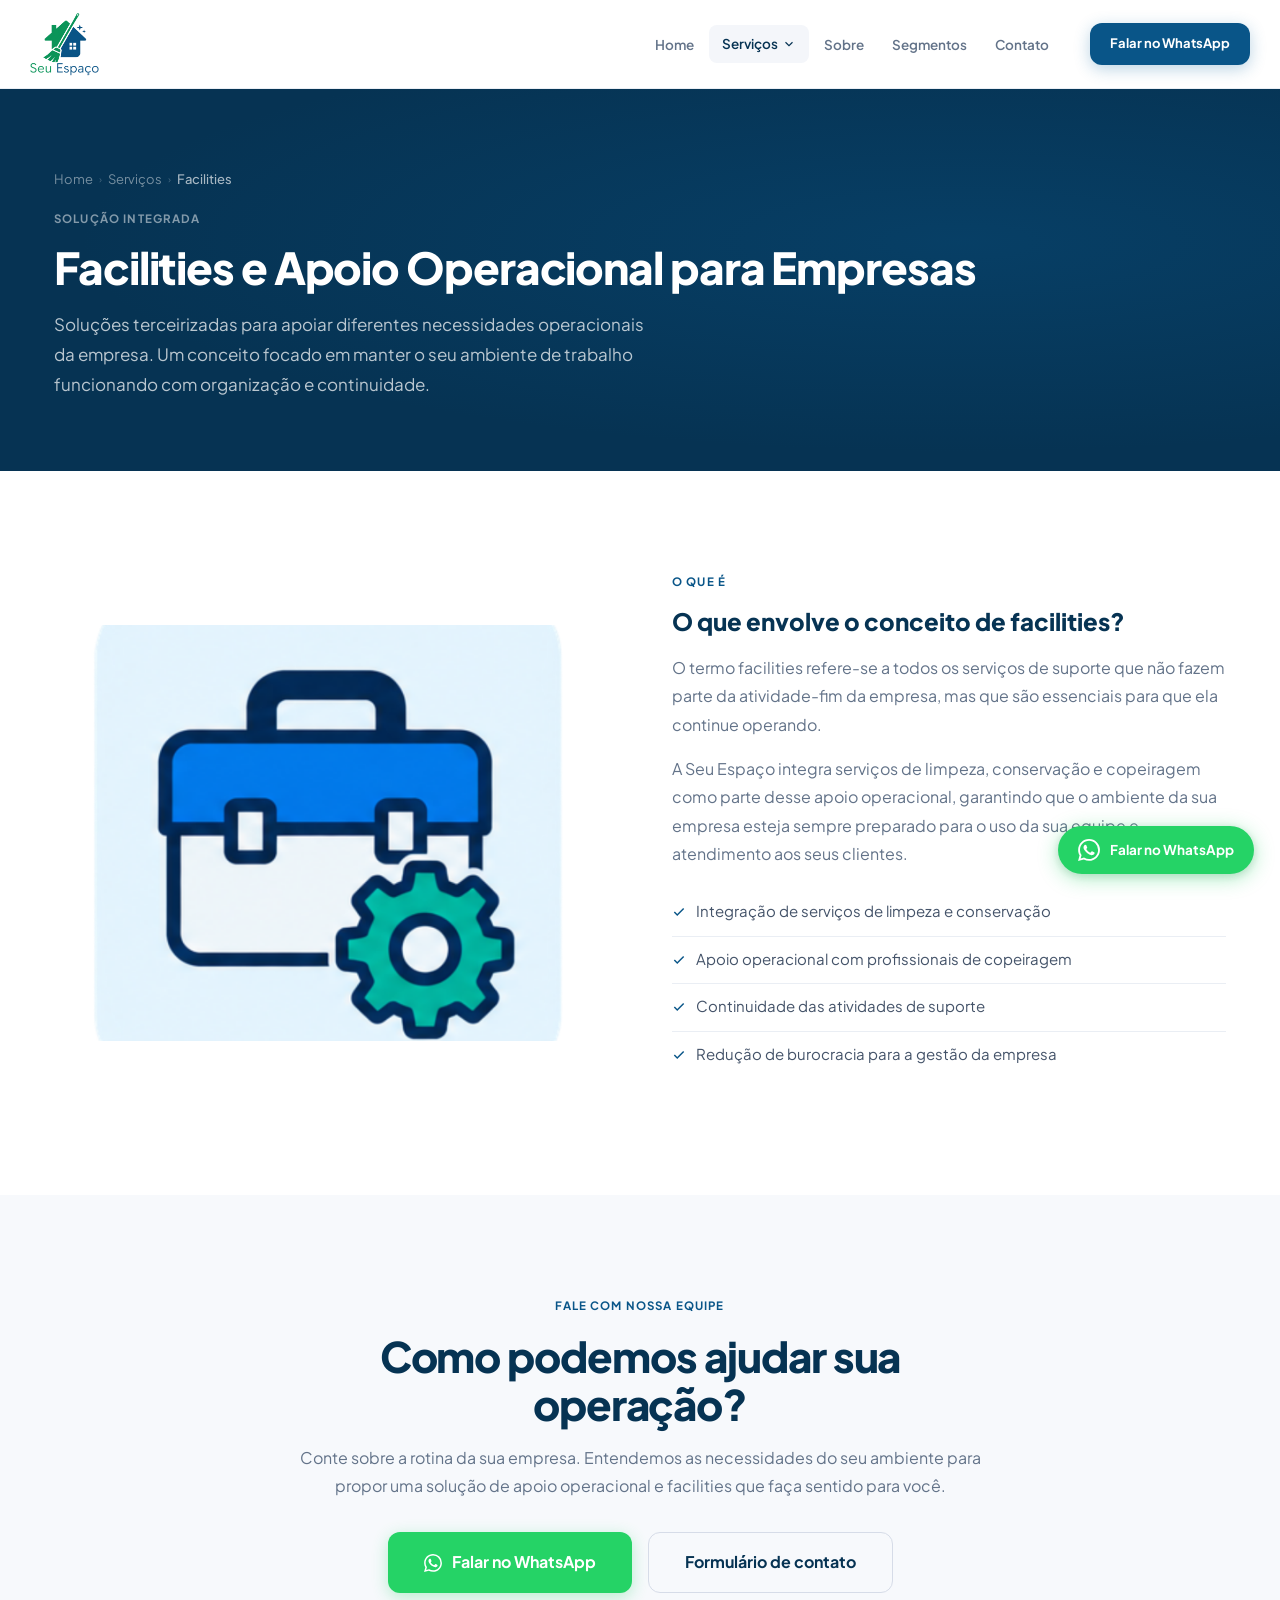
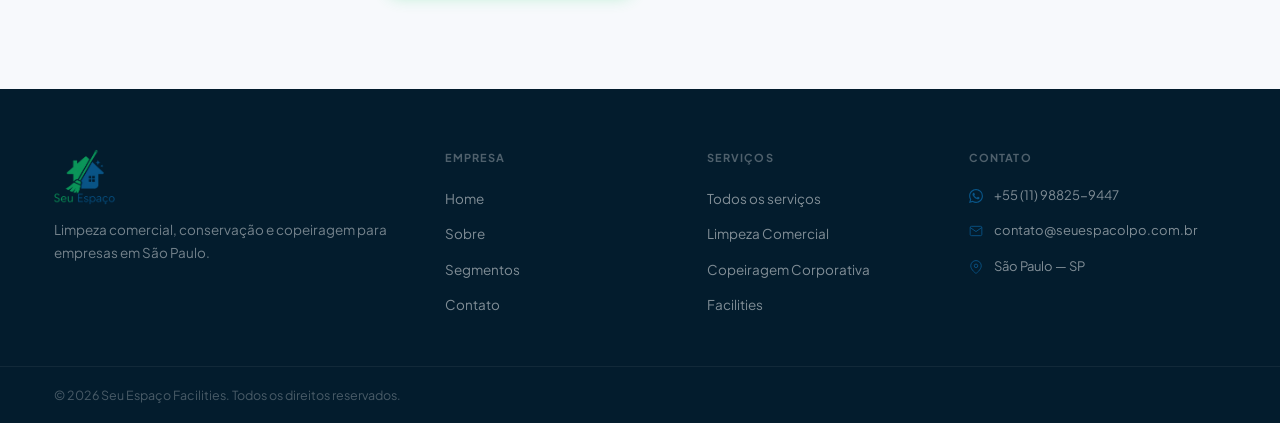
<file: servicos/facilities/index.html>
<!DOCTYPE html>
<html lang="pt-BR">
<head>
  <meta charset="UTF-8" />
  <meta name="viewport" content="width=device-width, initial-scale=1.0" />
  <title>Facilities e Apoio Operacional | Seu Espaço Facilities</title>
  <meta name="description" content="Serviços terceirizados de facilities e apoio operacional para empresas em São Paulo. Soluções integradas para manter sua operação funcionando." />
  <meta name="robots" content="index, follow" />
  <link rel="canonical" href="https://www.seuespaco.com.br/servicos/facilities/" />
  <meta property="og:type" content="website" />
  <meta property="og:url" content="https://www.seuespaco.com.br/servicos/facilities/" />
  <meta property="og:title" content="Facilities e Apoio Operacional | Seu Espaço Facilities" />
  <meta property="og:description" content="Serviços terceirizados de facilities e apoio operacional para empresas em São Paulo." />
  <link rel="icon" type="image/png" href="/images/favicon.png" />
  <link rel="preconnect" href="https://fonts.googleapis.com" />
  <link rel="preconnect" href="https://fonts.gstatic.com" crossorigin />
  <link href="https://fonts.googleapis.com/css2?family=Plus+Jakarta+Sans:wght@400;500;600;700;800&display=swap" rel="stylesheet" />
  <link rel="stylesheet" href="/style.css" />
</head>
<body>
  <header class="site-header" id="site-header" role="banner">
    <div class="container header-inner">
      <a href="/" class="logo"><img src="/images/logo.png" alt="Seu Espaço Facilities" style="height:64px;width:auto;" /></a>
      <nav class="nav" role="navigation">
        <ul class="nav-list">
          <li><a href="/" class="nav-a">Home</a></li>
          <li class="has-dropdown">
            <a href="/servicos/" class="nav-a nav-a--has-dropdown nav-active">Serviços <svg width="14" height="14" viewBox="0 0 24 24" fill="none" stroke="currentColor" stroke-width="2"><polyline points="6 9 12 15 18 9"/></svg></a>
            <div class="nav-dropdown" role="menu">
              <a href="/servicos/limpeza-comercial/" class="dropdown-item" role="menuitem"><span class="dropdown-item-icon"><svg width="18" height="18" viewBox="0 0 24 24" fill="none" stroke="currentColor" stroke-width="1.5"><path d="M3 9l9-7 9 7v11a2 2 0 01-2 2H5a2 2 0 01-2-2z"/><polyline points="9 22 9 12 15 12 15 22"/></svg></span><span><strong>Limpeza Comercial</strong><small>Para escritórios, clínicas e empresas</small></span></a>
              <a href="/servicos/copeiragem/" class="dropdown-item" role="menuitem"><span class="dropdown-item-icon"><svg width="18" height="18" viewBox="0 0 24 24" fill="none" stroke="currentColor" stroke-width="1.5"><path d="M18 8h1a4 4 0 010 8h-1M2 8h16v9a4 4 0 01-4 4H6a4 4 0 01-4-4V8zM6 1v3M10 1v3M14 1v3"/></svg></span><span><strong>Copeiragem Corporativa</strong><small>Apoio à copa, reuniões e atendimento</small></span></a>
              <a href="/servicos/facilities/" class="dropdown-item" role="menuitem"><span class="dropdown-item-icon"><svg width="18" height="18" viewBox="0 0 24 24" fill="none" stroke="currentColor" stroke-width="1.5"><rect x="2" y="7" width="20" height="14" rx="2"/><path d="M16 21V5a2 2 0 00-2-2h-4a2 2 0 00-2 2v16"/></svg></span><span><strong>Facilities</strong><small>Soluções operacionais integradas</small></span></a>
            </div>
          </li>
          <li><a href="/sobre/" class="nav-a">Sobre</a></li>
          <li><a href="/segmentos/" class="nav-a">Segmentos</a></li>
          <li><a href="/contato/" class="nav-a">Contato</a></li>
        </ul>
      </nav>
      <a href="https://wa.me/5511988259447?text=Ol%C3%A1%21+Gostaria+de+saber+mais+sobre+facilities." class="btn btn-primary btn-sm header-cta" data-track="whatsapp" data-loc="header" target="_blank" rel="noopener noreferrer">Falar no WhatsApp</a>
      <button class="hamburger" id="hamburger-btn" aria-expanded="false"><span class="hbar"></span><span class="hbar"></span><span class="hbar"></span></button>
    </div>
    <nav class="mobile-menu" id="mobile-menu" aria-hidden="true">
      <ul>
        <li><a href="/" class="mob-a">Home</a></li>
        <li><button class="mob-a mob-sub-toggle" aria-expanded="false">Serviços <svg class="mob-sub-chevron" width="14" height="14" viewBox="0 0 24 24" fill="none" stroke="currentColor" stroke-width="2" style="transition:transform .2s"><polyline points="6 9 12 15 18 9"/></svg></button>
          <ul class="mob-submenu"><li><a href="/servicos/" class="mob-sub-a">Todos os Serviços</a></li><li><a href="/servicos/limpeza-comercial/" class="mob-sub-a">Limpeza Comercial</a></li><li><a href="/servicos/copeiragem/" class="mob-sub-a">Copeiragem Corporativa</a></li><li><a href="/servicos/facilities/" class="mob-sub-a">Facilities</a></li></ul></li>
        <li><a href="/sobre/" class="mob-a">Sobre</a></li>
        <li><a href="/segmentos/" class="mob-a">Segmentos</a></li>
        <li><a href="/contato/" class="mob-a">Contato</a></li>
      </ul>
      <a href="https://wa.me/5511988259447?text=Ol%C3%A1%21+Gostaria+de+saber+mais+sobre+facilities." class="btn btn-primary mob-cta btn-full" target="_blank" rel="noopener noreferrer">Falar no WhatsApp</a>
    </nav>
  </header>

  <main>
    <section class="page-hero" aria-label="Facilities">
      <div class="container page-hero-inner">
        <nav class="breadcrumb" aria-label="Você está em">
          <a href="/">Home</a><span class="breadcrumb-sep">›</span>
          <a href="/servicos/">Serviços</a><span class="breadcrumb-sep">›</span>
          <span class="breadcrumb-current">Facilities</span>
        </nav>
        <span class="page-hero-label">Solução Integrada</span>
        <h1>Facilities e Apoio Operacional para Empresas</h1>
        <p class="page-hero-desc">Soluções terceirizadas para apoiar diferentes necessidades operacionais da empresa. Um conceito focado em manter o seu ambiente de trabalho funcionando com organização e continuidade.</p>
      </div>
    </section>

    <section class="section-pad bg-white" aria-labelledby="fac-oque-title">
      <div class="container">
        <div class="service-what">
          <div class="service-what-img fade-left">
            <img src="/images/facilities.png" alt="Gestão de facilities em ambiente corporativo" loading="lazy" width="600" height="450" />
          </div>
          <div class="fade-right">
            <span class="label">O que é</span>
            <h2 class="service-what-title" id="fac-oque-title">O que envolve o conceito de facilities?</h2>
            <p class="service-what-text">O termo facilities refere-se a todos os serviços de suporte que não fazem parte da atividade-fim da empresa, mas que são essenciais para que ela continue operando.</p>
            <p class="service-what-text">A Seu Espaço integra serviços de limpeza, conservação e copeiragem como parte desse apoio operacional, garantindo que o ambiente da sua empresa esteja sempre preparado para o uso da sua equipe e atendimento aos seus clientes.</p>
            <ul class="service-list">
              <li><span class="service-list-icon"><svg width="14" height="14" viewBox="0 0 24 24" fill="none" stroke="currentColor" stroke-width="2.5"><polyline points="20 6 9 17 4 12"/></svg></span>Integração de serviços de limpeza e conservação</li>
              <li><span class="service-list-icon"><svg width="14" height="14" viewBox="0 0 24 24" fill="none" stroke="currentColor" stroke-width="2.5"><polyline points="20 6 9 17 4 12"/></svg></span>Apoio operacional com profissionais de copeiragem</li>
              <li><span class="service-list-icon"><svg width="14" height="14" viewBox="0 0 24 24" fill="none" stroke="currentColor" stroke-width="2.5"><polyline points="20 6 9 17 4 12"/></svg></span>Continuidade das atividades de suporte</li>
              <li><span class="service-list-icon"><svg width="14" height="14" viewBox="0 0 24 24" fill="none" stroke="currentColor" stroke-width="2.5"><polyline points="20 6 9 17 4 12"/></svg></span>Redução de burocracia para a gestão da empresa</li>
            </ul>
          </div>
        </div>
      </div>
    </section>

    <!-- CTA -->
    <section class="inst-cta-section" aria-labelledby="fac-cta-title">
      <div class="inst-cta-inner fade-up">
        <span class="label">Fale com nossa equipe</span>
        <h2 class="title" id="fac-cta-title">Como podemos ajudar sua operação?</h2>
        <p>Conte sobre a rotina da sua empresa. Entendemos as necessidades do seu ambiente para propor uma solução de apoio operacional e facilities que faça sentido para você.</p>
        <div class="inst-cta-btns">
          <a href="https://wa.me/5511988259447?text=Ol%C3%A1%21+Gostaria+de+saber+mais+sobre+as+solu%C3%A7%C3%B5es+de+facilities." class="btn btn-wa btn-lg" data-track="whatsapp" data-loc="fac_cta" target="_blank" rel="noopener noreferrer">
            <svg width="18" height="18" viewBox="0 0 24 24" fill="currentColor"><path d="M17.472 14.382c-.297-.149-1.758-.867-2.03-.967-.273-.099-.471-.148-.67.15-.197.297-.767.966-.94 1.164-.173.199-.347.223-.644.075-.297-.15-1.255-.463-2.39-1.475-.883-.788-1.48-1.761-1.653-2.059-.173-.297-.018-.458.13-.606.134-.133.298-.347.446-.52.149-.174.198-.298.298-.497.099-.198.05-.371-.025-.52-.075-.149-.669-1.612-.916-2.207-.242-.579-.487-.5-.669-.51-.173-.008-.371-.01-.57-.01-.198 0-.52.074-.792.372-.272.297-1.04 1.016-1.04 2.479 0 1.462 1.065 2.875 1.213 3.074.149.198 2.096 3.2 5.077 4.487.709.306 1.262.489 1.694.625.712.227 1.36.195 1.871.118.571-.085 1.758-.719 2.006-1.413.248-.694.248-1.289.173-1.413-.074-.124-.272-.198-.57-.347m-5.421 7.403h-.004a9.87 9.87 0 01-5.031-1.378l-.361-.214-3.741.982.998-3.648-.235-.374a9.86 9.86 0 01-1.51-5.26c.001-5.45 4.436-9.884 9.888-9.884 2.64 0 5.122 1.03 6.988 2.898a9.825 9.825 0 012.893 6.994c-.003 5.45-4.437 9.884-9.885 9.884m8.413-18.297A11.815 11.815 0 0012.05 0C5.495 0 .16 5.335.157 11.892c0 2.096.547 4.142 1.588 5.945L.057 24l6.305-1.654a11.882 11.882 0 005.683 1.448h.005c6.554 0 11.89-5.335 11.893-11.893a11.821 11.821 0 00-3.48-8.413z"/></svg>
            Falar no WhatsApp
          </a>
          <a href="/contato/" class="btn btn-ghost btn-lg">Formulário de contato</a>
        </div>
      </div>
    </section>
  </main>

  <!-- FOOTER (compact) -->
  <footer class="site-footer" role="contentinfo">
    <div class="container footer-grid">
      <div><a href="/" class="logo footer-logo"><img src="/images/logo.png" alt="Seu Espaço Facilities" style="height:56px;width:auto;" /></a><p class="footer-desc">Limpeza comercial, conservação e copeiragem para empresas em São Paulo.</p></div>
      <nav aria-label="Empresa"><h3 class="footer-col-title">Empresa</h3><ul class="footer-links"><li><a href="/" class="footer-link">Home</a></li><li><a href="/sobre/" class="footer-link">Sobre</a></li><li><a href="/segmentos/" class="footer-link">Segmentos</a></li><li><a href="/contato/" class="footer-link">Contato</a></li></ul></nav>
      <nav aria-label="Serviços"><h3 class="footer-col-title">Serviços</h3><ul class="footer-links"><li><a href="/servicos/" class="footer-link">Todos os serviços</a></li><li><a href="/servicos/limpeza-comercial/" class="footer-link">Limpeza Comercial</a></li><li><a href="/servicos/copeiragem/" class="footer-link">Copeiragem Corporativa</a></li><li><a href="/servicos/facilities/" class="footer-link">Facilities</a></li></ul></nav>
      <div><h3 class="footer-col-title">Contato</h3><div class="footer-contacts"><div class="footer-ci"><svg width="14" height="14" viewBox="0 0 24 24" fill="currentColor"><path d="M17.472 14.382c-.297-.149-1.758-.867-2.03-.967-.273-.099-.471-.148-.67.15-.197.297-.767.966-.94 1.164-.173.199-.347.223-.644.075-.297-.15-1.255-.463-2.39-1.475-.883-.788-1.48-1.761-1.653-2.059-.173-.297-.018-.458.13-.606.134-.133.298-.347.446-.52.149-.174.198-.298.298-.497.099-.198.05-.371-.025-.52-.075-.149-.669-1.612-.916-2.207-.242-.579-.487-.5-.669-.51-.173-.008-.371-.01-.57-.01-.198 0-.52.074-.792.372-.272.297-1.04 1.016-1.04 2.479 0 1.462 1.065 2.875 1.213 3.074.149.198 2.096 3.2 5.077 4.487.709.306 1.262.489 1.694.625.712.227 1.36.195 1.871.118.571-.085 1.758-.719 2.006-1.413.248-.694.248-1.289.173-1.413-.074-.124-.272-.198-.57-.347m-5.421 7.403h-.004a9.87 9.87 0 01-5.031-1.378l-.361-.214-3.741.982.998-3.648-.235-.374a9.86 9.86 0 01-1.51-5.26c.001-5.45 4.436-9.884 9.888-9.884 2.64 0 5.122 1.03 6.988 2.898a9.825 9.825 0 012.893 6.994c-.003 5.45-4.437 9.884-9.885 9.884m8.413-18.297A11.815 11.815 0 0012.05 0C5.495 0 .16 5.335.157 11.892c0 2.096.547 4.142 1.588 5.945L.057 24l6.305-1.654a11.882 11.882 0 005.683 1.448h.005c6.554 0 11.89-5.335 11.893-11.893a11.821 11.821 0 00-3.48-8.413z"/></svg><a href="https://wa.me/5511988259447" target="_blank" rel="noopener noreferrer">+55 (11) 98825-9447</a></div><div class="footer-ci"><svg width="14" height="14" viewBox="0 0 24 24" fill="none" stroke="currentColor" stroke-width="1.5"><path d="M4 4h16c1.1 0 2 .9 2 2v12c0 1.1-.9 2-2 2H4c-1.1 0-2-.9-2-2V6c0-1.1.9-2 2-2z"/><polyline points="22,6 12,13 2,6"/></svg><a href="mailto:contato@seuespacolpo.com.br">contato@seuespacolpo.com.br</a></div><div class="footer-ci"><svg width="14" height="14" viewBox="0 0 24 24" fill="none" stroke="currentColor" stroke-width="1.5"><path d="M21 10c0 7-9 13-9 13s-9-6-9-13a9 9 0 0118 0z"/><circle cx="12" cy="10" r="3"/></svg><span>São Paulo — SP</span></div></div></div>
    </div>
    <div class="footer-bar"><div class="container footer-bar-inner"><p>© <span data-year></span> Seu Espaço Facilities. Todos os direitos reservados.</p></div></div>
  </footer>
  <a href="https://wa.me/5511988259447?text=Ol%C3%A1%21+Gostaria+de+saber+mais+sobre+facilities." class="wa-float" target="_blank" rel="noopener noreferrer" aria-label="Falar pelo WhatsApp" data-track="whatsapp" data-loc="float_fac">
    <svg width="22" height="22" viewBox="0 0 24 24" fill="currentColor"><path d="M17.472 14.382c-.297-.149-1.758-.867-2.03-.967-.273-.099-.471-.148-.67.15-.197.297-.767.966-.94 1.164-.173.199-.347.223-.644.075-.297-.15-1.255-.463-2.39-1.475-.883-.788-1.48-1.761-1.653-2.059-.173-.297-.018-.458.13-.606.134-.133.298-.347.446-.52.149-.174.198-.298.298-.497.099-.198.05-.371-.025-.52-.075-.149-.669-1.612-.916-2.207-.242-.579-.487-.5-.669-.51-.173-.008-.371-.01-.57-.01-.198 0-.52.074-.792.372-.272.297-1.04 1.016-1.04 2.479 0 1.462 1.065 2.875 1.213 3.074.149.198 2.096 3.2 5.077 4.487.709.306 1.262.489 1.694.625.712.227 1.36.195 1.871.118.571-.085 1.758-.719 2.006-1.413.248-.694.248-1.289.173-1.413-.074-.124-.272-.198-.57-.347m-5.421 7.403h-.004a9.87 9.87 0 01-5.031-1.378l-.361-.214-3.741.982.998-3.648-.235-.374a9.86 9.86 0 01-1.51-5.26c.001-5.45 4.436-9.884 9.888-9.884 2.64 0 5.122 1.03 6.988 2.898a9.825 9.825 0 012.893 6.994c-.003 5.45-4.437 9.884-9.885 9.884m8.413-18.297A11.815 11.815 0 0012.05 0C5.495 0 .16 5.335.157 11.892c0 2.096.547 4.142 1.588 5.945L.057 24l6.305-1.654a11.882 11.882 0 005.683 1.448h.005c6.554 0 11.89-5.335 11.893-11.893a11.821 11.821 0 00-3.48-8.413z"/></svg>
    <span class="wa-float-label">Falar no WhatsApp</span>
  </a>
  <script src="/script.js"></script>
</body>
</html>
</file>
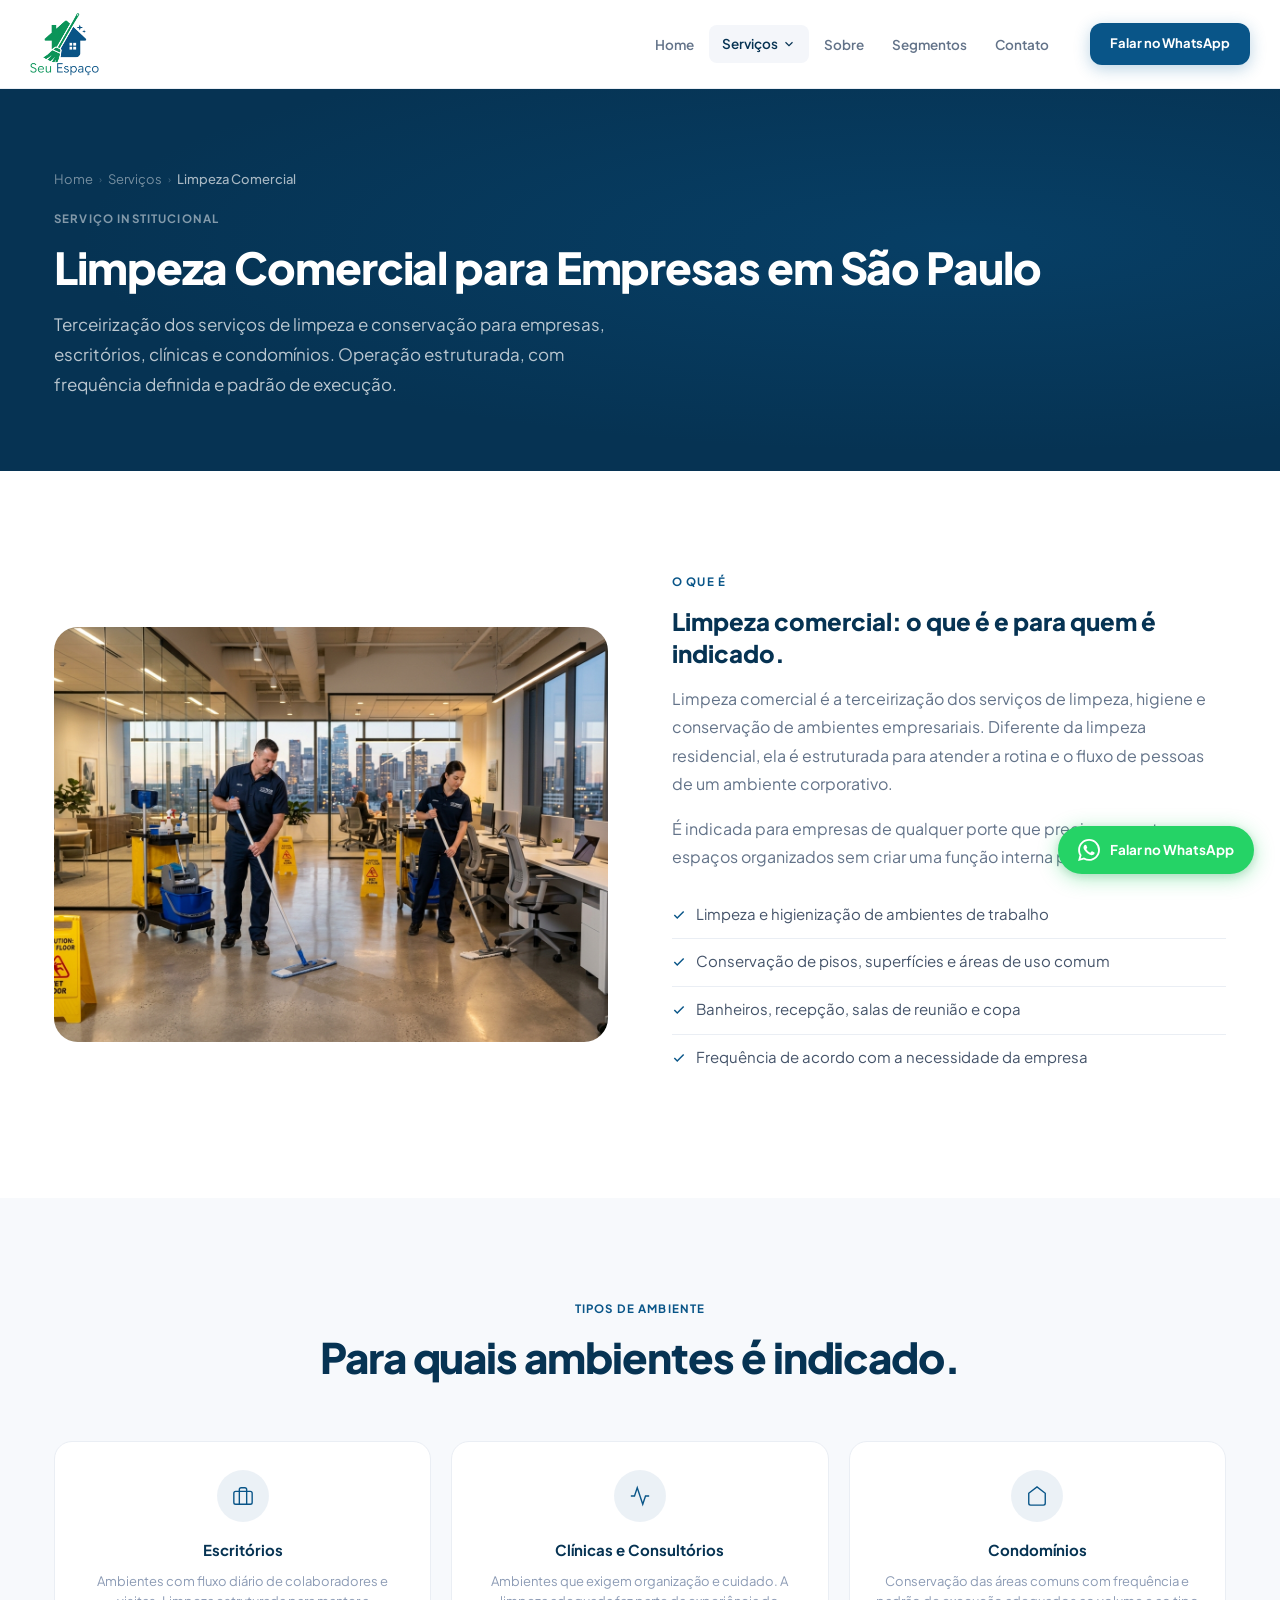
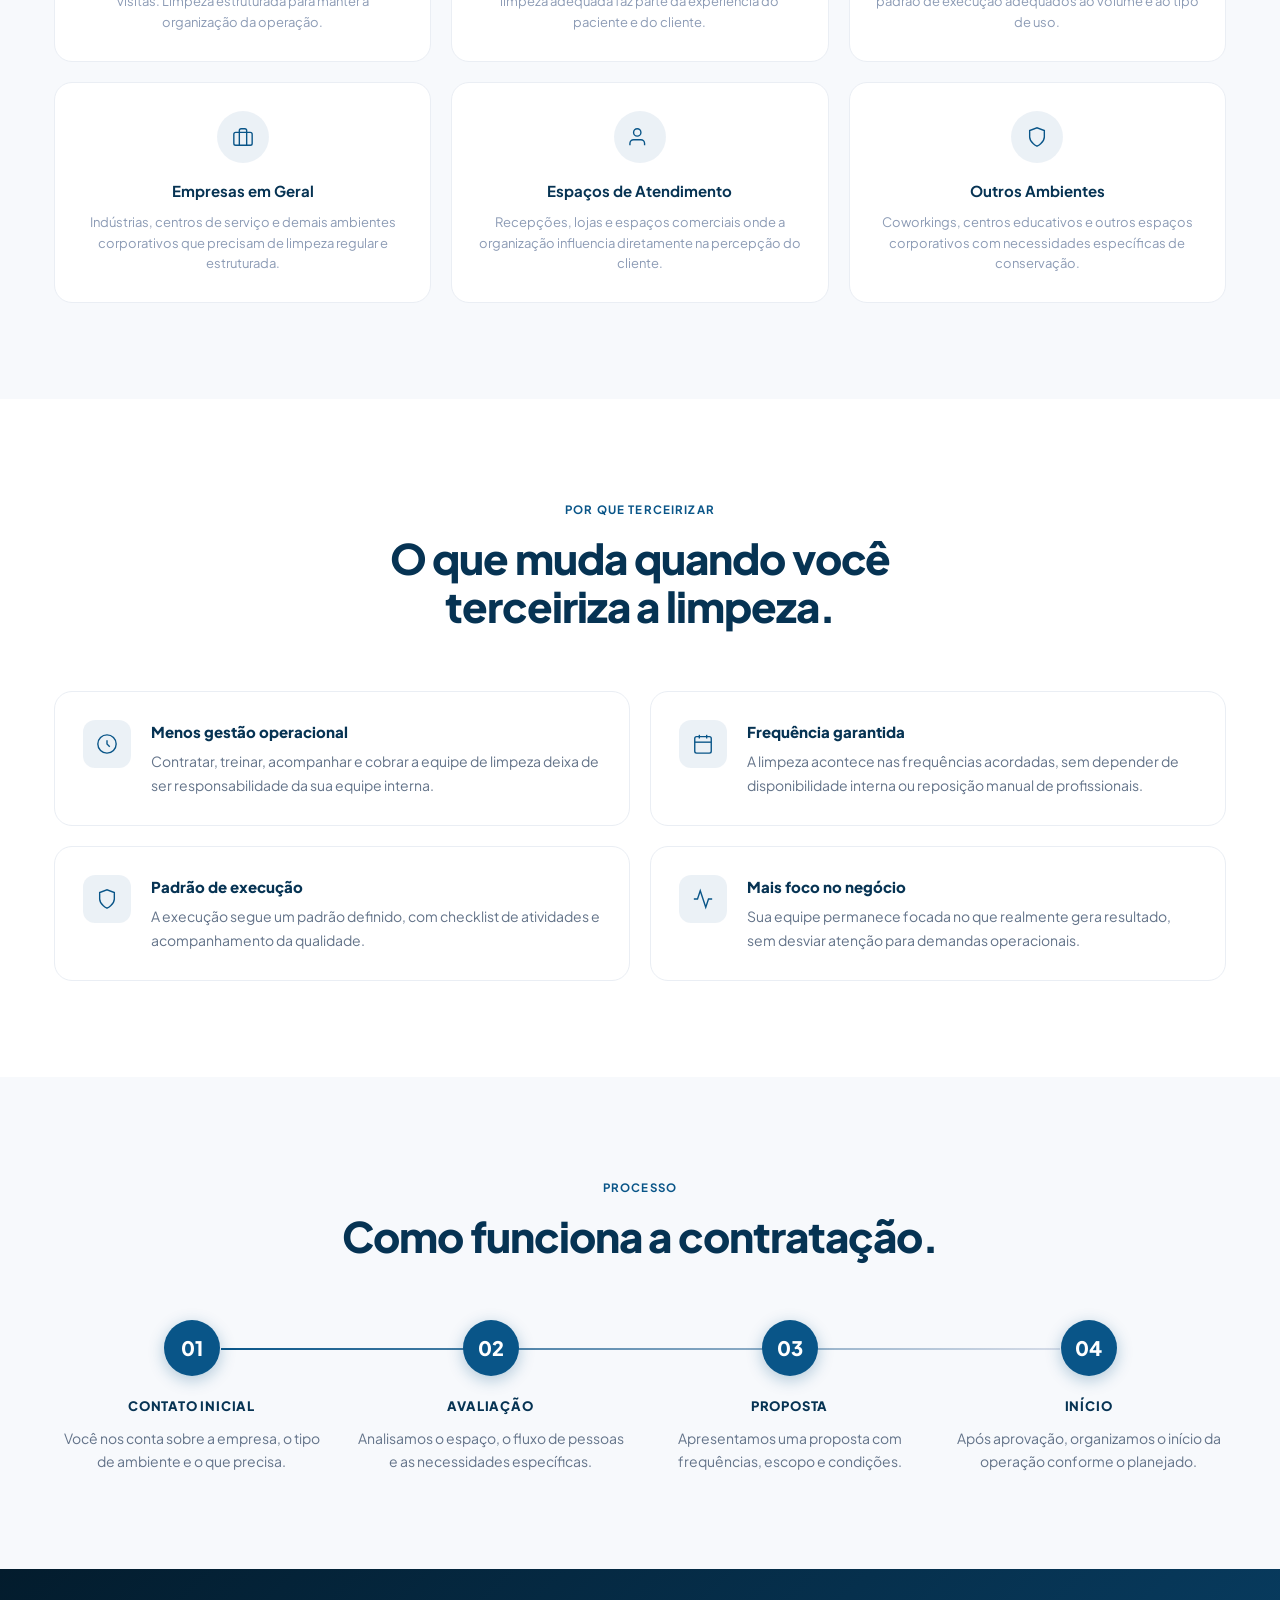
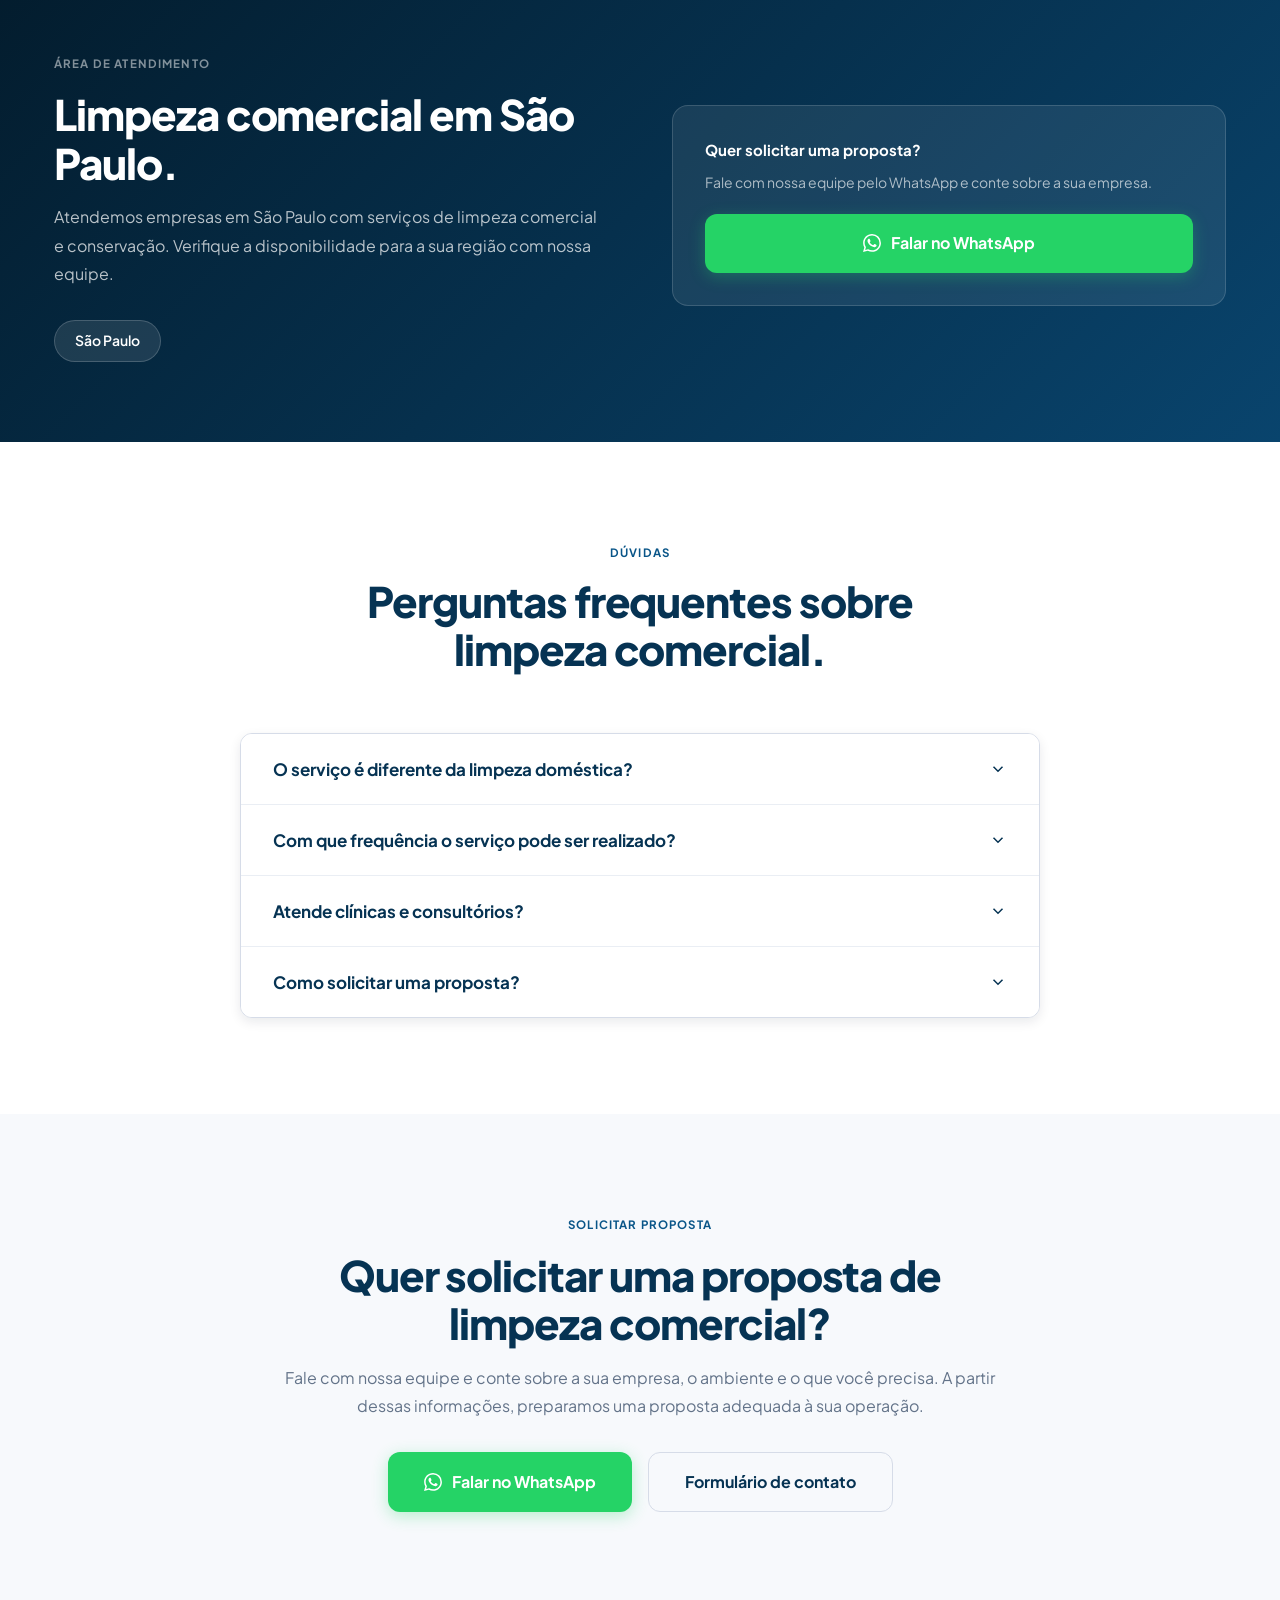
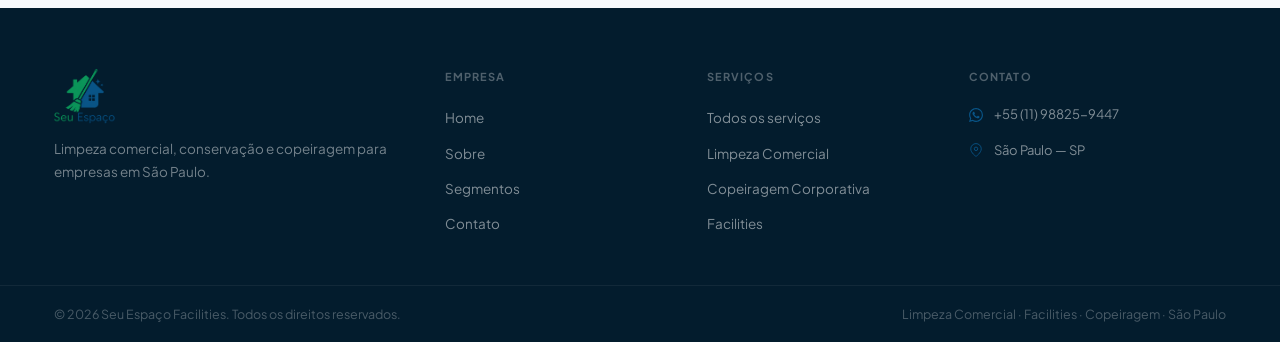
<file: servicos/limpeza-comercial/index.html>
<!DOCTYPE html>
<html lang="pt-BR">
<head>
  <meta charset="UTF-8" />
  <meta name="viewport" content="width=device-width, initial-scale=1.0" />
  <title>Limpeza Comercial em São Paulo | Seu Espaço Facilities</title>
  <meta name="description" content="Serviços de limpeza comercial e conservação para empresas em São Paulo. Conheça a solução da Seu Espaço Facilities para escritórios, clínicas e condomínios." />
  <meta name="robots" content="index, follow" />
  <link rel="canonical" href="https://www.seuespaco.com.br/servicos/limpeza-comercial/" />
  <meta property="og:type" content="website" />
  <meta property="og:url" content="https://www.seuespaco.com.br/servicos/limpeza-comercial/" />
  <meta property="og:title" content="Limpeza Comercial em São Paulo | Seu Espaço Facilities" />
  <meta property="og:description" content="Serviços de limpeza comercial e conservação para empresas em São Paulo. Conheça a solução da Seu Espaço Facilities." />
  <link rel="icon" type="image/png" href="/images/favicon.png" />
  <link rel="preconnect" href="https://fonts.googleapis.com" />
  <link rel="preconnect" href="https://fonts.gstatic.com" crossorigin />
  <link href="https://fonts.googleapis.com/css2?family=Plus+Jakarta+Sans:wght@400;500;600;700;800&display=swap" rel="stylesheet" />
  <link rel="stylesheet" href="/style.css" />
  <script type="application/ld+json">
  {
    "@context":"https://schema.org",
    "@graph":[
      {"@type":"BreadcrumbList","itemListElement":[{"@type":"ListItem","position":1,"name":"Home","item":"https://www.seuespaco.com.br/"},{"@type":"ListItem","position":2,"name":"Serviços","item":"https://www.seuespaco.com.br/servicos/"},{"@type":"ListItem","position":3,"name":"Limpeza Comercial","item":"https://www.seuespaco.com.br/servicos/limpeza-comercial/"}]},
      {"@type":"Service","name":"Limpeza Comercial","provider":{"@type":"Organization","name":"Seu Espaço Facilities","url":"https://www.seuespaco.com.br/"},"areaServed":{"@type":"City","name":"São Paulo"},"description":"Serviços de limpeza e conservação para ambientes corporativos em São Paulo."}
    ]
  }
  </script>
</head>
<body>
  <!-- HEADER -->
  <header class="site-header" id="site-header" role="banner">
    <div class="container header-inner">
      <a href="/" class="logo"><img src="/images/logo.png" alt="Seu Espaço Facilities" style="height:64px;width:auto;" /></a>
      <nav class="nav" role="navigation" aria-label="Navegação principal">
        <ul class="nav-list">
          <li><a href="/" class="nav-a">Home</a></li>
          <li class="has-dropdown">
            <a href="/servicos/" class="nav-a nav-a--has-dropdown nav-active">Serviços <svg width="14" height="14" viewBox="0 0 24 24" fill="none" stroke="currentColor" stroke-width="2"><polyline points="6 9 12 15 18 9"/></svg></a>
            <div class="nav-dropdown" role="menu">
              <a href="/servicos/limpeza-comercial/" class="dropdown-item" role="menuitem"><span class="dropdown-item-icon"><svg width="18" height="18" viewBox="0 0 24 24" fill="none" stroke="currentColor" stroke-width="1.5"><path d="M3 9l9-7 9 7v11a2 2 0 01-2 2H5a2 2 0 01-2-2z"/><polyline points="9 22 9 12 15 12 15 22"/></svg></span><span><strong>Limpeza Comercial</strong><small>Para escritórios, clínicas e empresas</small></span></a>
              <a href="/servicos/copeiragem/" class="dropdown-item" role="menuitem"><span class="dropdown-item-icon"><svg width="18" height="18" viewBox="0 0 24 24" fill="none" stroke="currentColor" stroke-width="1.5"><path d="M18 8h1a4 4 0 010 8h-1M2 8h16v9a4 4 0 01-4 4H6a4 4 0 01-4-4V8zM6 1v3M10 1v3M14 1v3"/></svg></span><span><strong>Copeiragem Corporativa</strong><small>Apoio à copa, reuniões e atendimento</small></span></a>
              <a href="/servicos/facilities/" class="dropdown-item" role="menuitem"><span class="dropdown-item-icon"><svg width="18" height="18" viewBox="0 0 24 24" fill="none" stroke="currentColor" stroke-width="1.5"><rect x="2" y="7" width="20" height="14" rx="2"/><path d="M16 21V5a2 2 0 00-2-2h-4a2 2 0 00-2 2v16"/></svg></span><span><strong>Facilities</strong><small>Soluções operacionais integradas</small></span></a>
            </div>
          </li>
          <li><a href="/sobre/" class="nav-a">Sobre</a></li>
          <li><a href="/segmentos/" class="nav-a">Segmentos</a></li>
          <li><a href="/contato/" class="nav-a">Contato</a></li>
        </ul>
      </nav>
      <a href="https://wa.me/5511988259447?text=Ol%C3%A1%21+Gostaria+de+saber+mais+sobre+os+servi%C3%A7os+de+limpeza+comercial." class="btn btn-primary btn-sm header-cta" data-track="whatsapp" data-loc="header" target="_blank" rel="noopener noreferrer">Falar no WhatsApp</a>
      <button class="hamburger" id="hamburger-btn" aria-label="Abrir menu" aria-expanded="false"><span class="hbar"></span><span class="hbar"></span><span class="hbar"></span></button>
    </div>
    <nav class="mobile-menu" id="mobile-menu" aria-label="Menu mobile" aria-hidden="true">
      <ul>
        <li><a href="/" class="mob-a">Home</a></li>
        <li><button class="mob-a mob-sub-toggle" aria-expanded="false">Serviços <svg class="mob-sub-chevron" width="14" height="14" viewBox="0 0 24 24" fill="none" stroke="currentColor" stroke-width="2" style="transition:transform .2s"><polyline points="6 9 12 15 18 9"/></svg></button>
          <ul class="mob-submenu"><li><a href="/servicos/" class="mob-sub-a">Todos os Serviços</a></li><li><a href="/servicos/limpeza-comercial/" class="mob-sub-a">Limpeza Comercial</a></li><li><a href="/servicos/copeiragem/" class="mob-sub-a">Copeiragem Corporativa</a></li><li><a href="/servicos/facilities/" class="mob-sub-a">Facilities</a></li></ul></li>
        <li><a href="/sobre/" class="mob-a">Sobre</a></li>
        <li><a href="/segmentos/" class="mob-a">Segmentos</a></li>
        <li><a href="/contato/" class="mob-a">Contato</a></li>
      </ul>
      <a href="https://wa.me/5511988259447?text=Ol%C3%A1%21+Gostaria+de+saber+mais+sobre+os+servi%C3%A7os+de+limpeza+comercial." class="btn btn-primary mob-cta btn-full" target="_blank" rel="noopener noreferrer">Falar no WhatsApp</a>
    </nav>
  </header>

  <main>
    <!-- HERO -->
    <section class="page-hero" aria-label="Limpeza Comercial">
      <div class="container page-hero-inner">
        <nav class="breadcrumb" aria-label="Você está em">
          <a href="/">Home</a><span class="breadcrumb-sep">›</span>
          <a href="/servicos/">Serviços</a><span class="breadcrumb-sep">›</span>
          <span class="breadcrumb-current">Limpeza Comercial</span>
        </nav>
        <span class="page-hero-label">Serviço institucional</span>
        <h1>Limpeza Comercial para Empresas em São Paulo</h1>
        <p class="page-hero-desc">Terceirização dos serviços de limpeza e conservação para empresas, escritórios, clínicas e condomínios. Operação estruturada, com frequência definida e padrão de execução.</p>
      </div>
    </section>

    <!-- O QUE É -->
    <section class="section-pad bg-white" aria-labelledby="lc-oque-title">
      <div class="container">
        <div class="service-what">
          <div class="service-what-img fade-left">
            <img src="/images/limpeza-comercial-sao-paulo.jpg" alt="Limpeza comercial em escritório corporativo em São Paulo" loading="lazy" width="600" height="450" />
          </div>
          <div class="fade-right">
            <span class="label">O que é</span>
            <h2 class="service-what-title" id="lc-oque-title">Limpeza comercial: o que é e para quem é indicado.</h2>
            <p class="service-what-text">Limpeza comercial é a terceirização dos serviços de limpeza, higiene e conservação de ambientes empresariais. Diferente da limpeza residencial, ela é estruturada para atender a rotina e o fluxo de pessoas de um ambiente corporativo.</p>
            <p class="service-what-text">É indicada para empresas de qualquer porte que precisam manter seus espaços organizados sem criar uma função interna para isso.</p>
            <ul class="service-list" aria-label="Inclui">
              <li><span class="service-list-icon"><svg width="14" height="14" viewBox="0 0 24 24" fill="none" stroke="currentColor" stroke-width="2.5"><polyline points="20 6 9 17 4 12"/></svg></span>Limpeza e higienização de ambientes de trabalho</li>
              <li><span class="service-list-icon"><svg width="14" height="14" viewBox="0 0 24 24" fill="none" stroke="currentColor" stroke-width="2.5"><polyline points="20 6 9 17 4 12"/></svg></span>Conservação de pisos, superfícies e áreas de uso comum</li>
              <li><span class="service-list-icon"><svg width="14" height="14" viewBox="0 0 24 24" fill="none" stroke="currentColor" stroke-width="2.5"><polyline points="20 6 9 17 4 12"/></svg></span>Banheiros, recepção, salas de reunião e copa</li>
              <li><span class="service-list-icon"><svg width="14" height="14" viewBox="0 0 24 24" fill="none" stroke="currentColor" stroke-width="2.5"><polyline points="20 6 9 17 4 12"/></svg></span>Frequência de acordo com a necessidade da empresa</li>
            </ul>
          </div>
        </div>
      </div>
    </section>

    <!-- AMBIENTES -->
    <section class="section-pad bg-off" aria-labelledby="lc-amb-title">
      <div class="container">
        <div class="section-head fade-up">
          <span class="label">Tipos de ambiente</span>
          <h2 class="title" id="lc-amb-title">Para quais ambientes é indicado.</h2>
        </div>
        <div class="env-grid">
          <div class="env-card fade-up">
            <div class="env-card-icon"><svg width="22" height="22" viewBox="0 0 24 24" fill="none" stroke="currentColor" stroke-width="1.5"><path d="M20 7H4a2 2 0 00-2 2v10a2 2 0 002 2h16a2 2 0 002-2V9a2 2 0 00-2-2z"/><path d="M16 21V5a2 2 0 00-2-2h-4a2 2 0 00-2 2v16"/></svg></div>
            <h3 class="env-card-title">Escritórios</h3>
            <p class="env-card-text">Ambientes com fluxo diário de colaboradores e visitas. Limpeza estruturada para manter a organização da operação.</p>
          </div>
          <div class="env-card fade-up">
            <div class="env-card-icon"><svg width="22" height="22" viewBox="0 0 24 24" fill="none" stroke="currentColor" stroke-width="1.5"><path d="M22 12h-4l-3 9L9 3l-3 9H2"/></svg></div>
            <h3 class="env-card-title">Clínicas e Consultórios</h3>
            <p class="env-card-text">Ambientes que exigem organização e cuidado. A limpeza adequada faz parte da experiência do paciente e do cliente.</p>
          </div>
          <div class="env-card fade-up">
            <div class="env-card-icon"><svg width="22" height="22" viewBox="0 0 24 24" fill="none" stroke="currentColor" stroke-width="1.5"><path d="M3 9l9-7 9 7v11a2 2 0 01-2 2H5a2 2 0 01-2-2z"/></svg></div>
            <h3 class="env-card-title">Condomínios</h3>
            <p class="env-card-text">Conservação das áreas comuns com frequência e padrão de execução adequados ao volume e ao tipo de uso.</p>
          </div>
          <div class="env-card fade-up">
            <div class="env-card-icon"><svg width="22" height="22" viewBox="0 0 24 24" fill="none" stroke="currentColor" stroke-width="1.5"><rect x="2" y="7" width="20" height="14" rx="2"/><path d="M16 21V5a2 2 0 00-2-2h-4a2 2 0 00-2 2v16"/></svg></div>
            <h3 class="env-card-title">Empresas em Geral</h3>
            <p class="env-card-text">Indústrias, centros de serviço e demais ambientes corporativos que precisam de limpeza regular e estruturada.</p>
          </div>
          <div class="env-card fade-up">
            <div class="env-card-icon"><svg width="22" height="22" viewBox="0 0 24 24" fill="none" stroke="currentColor" stroke-width="1.5"><path d="M17 21v-2a4 4 0 00-4-4H5a4 4 0 00-4 4v2"/><circle cx="9" cy="7" r="4"/></svg></div>
            <h3 class="env-card-title">Espaços de Atendimento</h3>
            <p class="env-card-text">Recepções, lojas e espaços comerciais onde a organização influencia diretamente na percepção do cliente.</p>
          </div>
          <div class="env-card fade-up">
            <div class="env-card-icon"><svg width="22" height="22" viewBox="0 0 24 24" fill="none" stroke="currentColor" stroke-width="1.5"><path d="M12 22s8-4 8-10V5l-8-3-8 3v7c0 6 8 10 8 10z"/></svg></div>
            <h3 class="env-card-title">Outros Ambientes</h3>
            <p class="env-card-text">Coworkings, centros educativos e outros espaços corporativos com necessidades específicas de conservação.</p>
          </div>
        </div>
      </div>
    </section>

    <!-- BENEFÍCIOS DA TERCEIRIZAÇÃO -->
    <section class="section-pad bg-white" aria-labelledby="lc-bene-title">
      <div class="container">
        <div class="section-head fade-up">
          <span class="label">Por que terceirizar</span>
          <h2 class="title" id="lc-bene-title">O que muda quando você terceiriza a limpeza.</h2>
        </div>
        <div class="diff-grid">
          <div class="diff-card fade-up"><div class="diff-icon"><svg width="22" height="22" viewBox="0 0 24 24" fill="none" stroke="currentColor" stroke-width="1.5"><circle cx="12" cy="12" r="10"/><path d="M12 8v4l3 3"/></svg></div><div><h3 class="diff-title">Menos gestão operacional</h3><p class="diff-text">Contratar, treinar, acompanhar e cobrar a equipe de limpeza deixa de ser responsabilidade da sua equipe interna.</p></div></div>
          <div class="diff-card fade-up"><div class="diff-icon"><svg width="22" height="22" viewBox="0 0 24 24" fill="none" stroke="currentColor" stroke-width="1.5"><rect x="3" y="4" width="18" height="18" rx="2"/><line x1="16" y1="2" x2="16" y2="6"/><line x1="8" y1="2" x2="8" y2="6"/><line x1="3" y1="10" x2="21" y2="10"/></svg></div><div><h3 class="diff-title">Frequência garantida</h3><p class="diff-text">A limpeza acontece nas frequências acordadas, sem depender de disponibilidade interna ou reposição manual de profissionais.</p></div></div>
          <div class="diff-card fade-up"><div class="diff-icon"><svg width="22" height="22" viewBox="0 0 24 24" fill="none" stroke="currentColor" stroke-width="1.5"><path d="M12 22s8-4 8-10V5l-8-3-8 3v7c0 6 8 10 8 10z"/></svg></div><div><h3 class="diff-title">Padrão de execução</h3><p class="diff-text">A execução segue um padrão definido, com checklist de atividades e acompanhamento da qualidade.</p></div></div>
          <div class="diff-card fade-up"><div class="diff-icon"><svg width="22" height="22" viewBox="0 0 24 24" fill="none" stroke="currentColor" stroke-width="1.5"><polyline points="22 12 18 12 15 21 9 3 6 12 2 12"/></svg></div><div><h3 class="diff-title">Mais foco no negócio</h3><p class="diff-text">Sua equipe permanece focada no que realmente gera resultado, sem desviar atenção para demandas operacionais.</p></div></div>
        </div>
      </div>
    </section>

    <!-- COMO FUNCIONA -->
    <section class="section-pad bg-off" aria-labelledby="lc-como-title">
      <div class="container">
        <div class="section-head fade-up">
          <span class="label">Processo</span>
          <h2 class="title" id="lc-como-title">Como funciona a contratação.</h2>
        </div>
        <div class="steps-grid">
          <div class="step-item fade-up"><div class="step-num">01</div><h3 class="step-title">Contato inicial</h3><p class="step-text">Você nos conta sobre a empresa, o tipo de ambiente e o que precisa.</p></div>
          <div class="step-item fade-up"><div class="step-num">02</div><h3 class="step-title">Avaliação</h3><p class="step-text">Analisamos o espaço, o fluxo de pessoas e as necessidades específicas.</p></div>
          <div class="step-item fade-up"><div class="step-num">03</div><h3 class="step-title">Proposta</h3><p class="step-text">Apresentamos uma proposta com frequências, escopo e condições.</p></div>
          <div class="step-item fade-up"><div class="step-num">04</div><h3 class="step-title">Início</h3><p class="step-text">Após aprovação, organizamos o início da operação conforme o planejado.</p></div>
        </div>
      </div>
    </section>

    <!-- REGIÃO -->
    <section class="region-section" aria-labelledby="lc-reg-title">
      <div class="container region-inner">
        <div class="region-text fade-left">
          <span class="label label--light">Área de atendimento</span>
          <h2 class="title title--light" id="lc-reg-title">Limpeza comercial em São Paulo.</h2>
          <p>Atendemos empresas em São Paulo com serviços de limpeza comercial e conservação. Verifique a disponibilidade para a sua região com nossa equipe.</p>
          <div class="region-cities"><span class="region-city">São Paulo</span></div>
        </div>
        <div class="fade-right">
          <div style="background:rgba(255,255,255,.08);border:1px solid rgba(255,255,255,.15);border-radius:16px;padding:32px;">
            <div style="font-size:15px;font-weight:700;color:#fff;margin-bottom:8px;">Quer solicitar uma proposta?</div>
            <div style="font-size:14px;color:rgba(255,255,255,.65);margin-bottom:20px;">Fale com nossa equipe pelo WhatsApp e conte sobre a sua empresa.</div>
            <a href="https://wa.me/5511988259447?text=Ol%C3%A1%21+Gostaria+de+saber+mais+sobre+os+servi%C3%A7os+de+limpeza+comercial." class="btn btn-wa btn-lg" data-track="whatsapp" data-loc="lc_region" target="_blank" rel="noopener noreferrer" style="width:100%;justify-content:center;">
              <svg width="18" height="18" viewBox="0 0 24 24" fill="currentColor"><path d="M17.472 14.382c-.297-.149-1.758-.867-2.03-.967-.273-.099-.471-.148-.67.15-.197.297-.767.966-.94 1.164-.173.199-.347.223-.644.075-.297-.15-1.255-.463-2.39-1.475-.883-.788-1.48-1.761-1.653-2.059-.173-.297-.018-.458.13-.606.134-.133.298-.347.446-.52.149-.174.198-.298.298-.497.099-.198.05-.371-.025-.52-.075-.149-.669-1.612-.916-2.207-.242-.579-.487-.5-.669-.51-.173-.008-.371-.01-.57-.01-.198 0-.52.074-.792.372-.272.297-1.04 1.016-1.04 2.479 0 1.462 1.065 2.875 1.213 3.074.149.198 2.096 3.2 5.077 4.487.709.306 1.262.489 1.694.625.712.227 1.36.195 1.871.118.571-.085 1.758-.719 2.006-1.413.248-.694.248-1.289.173-1.413-.074-.124-.272-.198-.57-.347m-5.421 7.403h-.004a9.87 9.87 0 01-5.031-1.378l-.361-.214-3.741.982.998-3.648-.235-.374a9.86 9.86 0 01-1.51-5.26c.001-5.45 4.436-9.884 9.888-9.884 2.64 0 5.122 1.03 6.988 2.898a9.825 9.825 0 012.893 6.994c-.003 5.45-4.437 9.884-9.885 9.884m8.413-18.297A11.815 11.815 0 0012.05 0C5.495 0 .16 5.335.157 11.892c0 2.096.547 4.142 1.588 5.945L.057 24l6.305-1.654a11.882 11.882 0 005.683 1.448h.005c6.554 0 11.89-5.335 11.893-11.893a11.821 11.821 0 00-3.48-8.413z"/></svg>
              Falar no WhatsApp
            </a>
          </div>
        </div>
      </div>
    </section>

    <!-- FAQ -->
    <section class="section-pad bg-white" aria-labelledby="lc-faq-title">
      <div class="container">
        <div class="section-head fade-up">
          <span class="label">Dúvidas</span>
          <h2 class="title" id="lc-faq-title">Perguntas frequentes sobre limpeza comercial.</h2>
        </div>
        <div class="faq-list">
          <div class="faq-item"><button class="faq-btn" aria-expanded="false" id="lc-faq-1">O serviço é diferente da limpeza doméstica?<svg class="faq-icon" width="18" height="18" viewBox="0 0 24 24" fill="none" stroke="currentColor" stroke-width="2"><polyline points="6 9 12 15 18 9"/></svg></button><div class="faq-content"><p class="faq-text">Sim. A limpeza comercial é estruturada para ambientes corporativos — com rotinas, frequências e padrões de execução adequados ao fluxo de pessoas e ao tipo de espaço empresarial.</p></div></div>
          <div class="faq-item"><button class="faq-btn" aria-expanded="false" id="lc-faq-2">Com que frequência o serviço pode ser realizado?<svg class="faq-icon" width="18" height="18" viewBox="0 0 24 24" fill="none" stroke="currentColor" stroke-width="2"><polyline points="6 9 12 15 18 9"/></svg></button><div class="faq-content"><p class="faq-text">A frequência é definida de acordo com a necessidade da empresa — pode ser diária, semanal ou em outra periodicidade. Isso é definido na proposta antes do início do serviço.</p></div></div>
          <div class="faq-item"><button class="faq-btn" aria-expanded="false" id="lc-faq-3">Atende clínicas e consultórios?<svg class="faq-icon" width="18" height="18" viewBox="0 0 24 24" fill="none" stroke="currentColor" stroke-width="2"><polyline points="6 9 12 15 18 9"/></svg></button><div class="faq-content"><p class="faq-text">Sim. Atendemos clínicas, consultórios e outros ambientes de saúde que precisam manter organização e higiene como parte da experiência oferecida ao paciente ou cliente.</p></div></div>
          <div class="faq-item"><button class="faq-btn" aria-expanded="false" id="lc-faq-4">Como solicitar uma proposta?<svg class="faq-icon" width="18" height="18" viewBox="0 0 24 24" fill="none" stroke="currentColor" stroke-width="2"><polyline points="6 9 12 15 18 9"/></svg></button><div class="faq-content"><p class="faq-text">Entre em contato pelo WhatsApp ou pelo formulário de contato. Informe o tipo de ambiente, a metragem aproximada e a frequência desejada, e nossa equipe prepara uma proposta.</p></div></div>
        </div>
      </div>
    </section>

    <!-- CTA -->
    <section class="inst-cta-section" aria-labelledby="lc-cta-title">
      <div class="inst-cta-inner fade-up">
        <span class="label">Solicitar proposta</span>
        <h2 class="title" id="lc-cta-title">Quer solicitar uma proposta de limpeza comercial?</h2>
        <p>Fale com nossa equipe e conte sobre a sua empresa, o ambiente e o que você precisa. A partir dessas informações, preparamos uma proposta adequada à sua operação.</p>
        <div class="inst-cta-btns">
          <a href="https://wa.me/5511988259447?text=Ol%C3%A1%21+Gostaria+de+saber+mais+sobre+os+servi%C3%A7os+de+limpeza+comercial." class="btn btn-wa btn-lg" data-track="whatsapp" data-loc="lc_cta" target="_blank" rel="noopener noreferrer">
            <svg width="18" height="18" viewBox="0 0 24 24" fill="currentColor"><path d="M17.472 14.382c-.297-.149-1.758-.867-2.03-.967-.273-.099-.471-.148-.67.15-.197.297-.767.966-.94 1.164-.173.199-.347.223-.644.075-.297-.15-1.255-.463-2.39-1.475-.883-.788-1.48-1.761-1.653-2.059-.173-.297-.018-.458.13-.606.134-.133.298-.347.446-.52.149-.174.198-.298.298-.497.099-.198.05-.371-.025-.52-.075-.149-.669-1.612-.916-2.207-.242-.579-.487-.5-.669-.51-.173-.008-.371-.01-.57-.01-.198 0-.52.074-.792.372-.272.297-1.04 1.016-1.04 2.479 0 1.462 1.065 2.875 1.213 3.074.149.198 2.096 3.2 5.077 4.487.709.306 1.262.489 1.694.625.712.227 1.36.195 1.871.118.571-.085 1.758-.719 2.006-1.413.248-.694.248-1.289.173-1.413-.074-.124-.272-.198-.57-.347m-5.421 7.403h-.004a9.87 9.87 0 01-5.031-1.378l-.361-.214-3.741.982.998-3.648-.235-.374a9.86 9.86 0 01-1.51-5.26c.001-5.45 4.436-9.884 9.888-9.884 2.64 0 5.122 1.03 6.988 2.898a9.825 9.825 0 012.893 6.994c-.003 5.45-4.437 9.884-9.885 9.884m8.413-18.297A11.815 11.815 0 0012.05 0C5.495 0 .16 5.335.157 11.892c0 2.096.547 4.142 1.588 5.945L.057 24l6.305-1.654a11.882 11.882 0 005.683 1.448h.005c6.554 0 11.89-5.335 11.893-11.893a11.821 11.821 0 00-3.48-8.413z"/></svg>
            Falar no WhatsApp
          </a>
          <a href="/contato/" class="btn btn-ghost btn-lg">Formulário de contato</a>
        </div>
      </div>
    </section>
  </main>

  <!-- FOOTER (compact) -->
  <footer class="site-footer" role="contentinfo">
    <div class="container footer-grid">
      <div><a href="/" class="logo footer-logo"><img src="/images/logo.png" alt="Seu Espaço Facilities" style="height:56px;width:auto;" /></a><p class="footer-desc">Limpeza comercial, conservação e copeiragem para empresas em São Paulo.</p></div>
      <nav aria-label="Empresa"><h3 class="footer-col-title">Empresa</h3><ul class="footer-links"><li><a href="/" class="footer-link">Home</a></li><li><a href="/sobre/" class="footer-link">Sobre</a></li><li><a href="/segmentos/" class="footer-link">Segmentos</a></li><li><a href="/contato/" class="footer-link">Contato</a></li></ul></nav>
      <nav aria-label="Serviços"><h3 class="footer-col-title">Serviços</h3><ul class="footer-links"><li><a href="/servicos/" class="footer-link">Todos os serviços</a></li><li><a href="/servicos/limpeza-comercial/" class="footer-link">Limpeza Comercial</a></li><li><a href="/servicos/copeiragem/" class="footer-link">Copeiragem Corporativa</a></li><li><a href="/servicos/facilities/" class="footer-link">Facilities</a></li></ul></nav>
      <div><h3 class="footer-col-title">Contato</h3><div class="footer-contacts"><div class="footer-ci"><svg width="14" height="14" viewBox="0 0 24 24" fill="currentColor"><path d="M17.472 14.382c-.297-.149-1.758-.867-2.03-.967-.273-.099-.471-.148-.67.15-.197.297-.767.966-.94 1.164-.173.199-.347.223-.644.075-.297-.15-1.255-.463-2.39-1.475-.883-.788-1.48-1.761-1.653-2.059-.173-.297-.018-.458.13-.606.134-.133.298-.347.446-.52.149-.174.198-.298.298-.497.099-.198.05-.371-.025-.52-.075-.149-.669-1.612-.916-2.207-.242-.579-.487-.5-.669-.51-.173-.008-.371-.01-.57-.01-.198 0-.52.074-.792.372-.272.297-1.04 1.016-1.04 2.479 0 1.462 1.065 2.875 1.213 3.074.149.198 2.096 3.2 5.077 4.487.709.306 1.262.489 1.694.625.712.227 1.36.195 1.871.118.571-.085 1.758-.719 2.006-1.413.248-.694.248-1.289.173-1.413-.074-.124-.272-.198-.57-.347m-5.421 7.403h-.004a9.87 9.87 0 01-5.031-1.378l-.361-.214-3.741.982.998-3.648-.235-.374a9.86 9.86 0 01-1.51-5.26c.001-5.45 4.436-9.884 9.888-9.884 2.64 0 5.122 1.03 6.988 2.898a9.825 9.825 0 012.893 6.994c-.003 5.45-4.437 9.884-9.885 9.884m8.413-18.297A11.815 11.815 0 0012.05 0C5.495 0 .16 5.335.157 11.892c0 2.096.547 4.142 1.588 5.945L.057 24l6.305-1.654a11.882 11.882 0 005.683 1.448h.005c6.554 0 11.89-5.335 11.893-11.893a11.821 11.821 0 00-3.48-8.413z"/></svg><a href="https://wa.me/5511988259447" target="_blank" rel="noopener noreferrer">+55 (11) 98825-9447</a></div><div class="footer-ci"><svg width="14" height="14" viewBox="0 0 24 24" fill="none" stroke="currentColor" stroke-width="1.5"><path d="M21 10c0 7-9 13-9 13s-9-6-9-13a9 9 0 0118 0z"/><circle cx="12" cy="10" r="3"/></svg><span>São Paulo — SP</span></div></div></div>
    </div>
    <div class="footer-bar"><div class="container footer-bar-inner"><p>© <span data-year></span> Seu Espaço Facilities. Todos os direitos reservados.</p><p>Limpeza Comercial · Facilities · Copeiragem · São Paulo</p></div></div>
  </footer>
  <a href="https://wa.me/5511988259447?text=Ol%C3%A1%21+Gostaria+de+saber+mais+sobre+os+servi%C3%A7os+de+limpeza+comercial." class="wa-float" target="_blank" rel="noopener noreferrer" aria-label="Falar pelo WhatsApp" data-track="whatsapp" data-loc="float_lc">
    <svg width="22" height="22" viewBox="0 0 24 24" fill="currentColor"><path d="M17.472 14.382c-.297-.149-1.758-.867-2.03-.967-.273-.099-.471-.148-.67.15-.197.297-.767.966-.94 1.164-.173.199-.347.223-.644.075-.297-.15-1.255-.463-2.39-1.475-.883-.788-1.48-1.761-1.653-2.059-.173-.297-.018-.458.13-.606.134-.133.298-.347.446-.52.149-.174.198-.298.298-.497.099-.198.05-.371-.025-.52-.075-.149-.669-1.612-.916-2.207-.242-.579-.487-.5-.669-.51-.173-.008-.371-.01-.57-.01-.198 0-.52.074-.792.372-.272.297-1.04 1.016-1.04 2.479 0 1.462 1.065 2.875 1.213 3.074.149.198 2.096 3.2 5.077 4.487.709.306 1.262.489 1.694.625.712.227 1.36.195 1.871.118.571-.085 1.758-.719 2.006-1.413.248-.694.248-1.289.173-1.413-.074-.124-.272-.198-.57-.347m-5.421 7.403h-.004a9.87 9.87 0 01-5.031-1.378l-.361-.214-3.741.982.998-3.648-.235-.374a9.86 9.86 0 01-1.51-5.26c.001-5.45 4.436-9.884 9.888-9.884 2.64 0 5.122 1.03 6.988 2.898a9.825 9.825 0 012.893 6.994c-.003 5.45-4.437 9.884-9.885 9.884m8.413-18.297A11.815 11.815 0 0012.05 0C5.495 0 .16 5.335.157 11.892c0 2.096.547 4.142 1.588 5.945L.057 24l6.305-1.654a11.882 11.882 0 005.683 1.448h.005c6.554 0 11.89-5.335 11.893-11.893a11.821 11.821 0 00-3.48-8.413z"/></svg>
    <span class="wa-float-label">Falar no WhatsApp</span>
  </a>
  <script src="/script.js"></script>
</body>
</html>
</file>
<file: style.css>
/* =============================================
   VALDIRENE FACILITIES — DESIGN SYSTEM
   Shared stylesheet for Home + 2 Landing Pages
   ============================================= */

/* --- TOKENS --- */
:root {
  --navy:       #063353;
  --navy-mid:   #09446d;
  --navy-deep:  #031c2d;
  --accent:     #095588;
  --accent-dark:#07446d;
  --accent-light:rgba(9,85,136,0.08);
  --teal:       #0b9559;
  --white:      #FFFFFF;
  --off-white:  #F7F9FC;
  --gray-50:    #F4F6FA;
  --gray-100:   #EAEEf4;
  --gray-200:   #D6DCE8;
  --gray-300:   #B8C2D4;
  --gray-400:   #8C9BB5;
  --gray-500:   #637389;
  --gray-600:   #445369;
  --gray-700:   #2D3D55;
  --gray-800:   #1C2C42;
  --success:    #0b9559;

  --font: 'Plus Jakarta Sans', system-ui, -apple-system, sans-serif;

  --max-w:        1220px;
  --px:           24px;
  --px-m:         20px;
  --section-v:    96px;
  --section-v-m:  60px;

  --r-sm:   8px;
  --r-md:   12px;
  --r-lg:   18px;
  --r-xl:   24px;
  --r-full: 9999px;

  --sh-xs: 0 1px 4px rgba(12,26,46,.06);
  --sh-sm: 0 4px 12px rgba(12,26,46,.09);
  --sh-md: 0 8px 28px rgba(12,26,46,.12);
  --sh-lg: 0 16px 48px rgba(12,26,46,.16);

  --ease: cubic-bezier(.4,0,.2,1);
  --t:    .22s var(--ease);
  --tf:   .14s var(--ease);
}

/* --- RESET --- */
*,*::before,*::after{box-sizing:border-box;margin:0;padding:0}
html{scroll-behavior:smooth;-webkit-text-size-adjust:100%}
body{font-family:var(--font);font-size:16px;line-height:1.65;color:var(--gray-600);background:var(--white);overflow-x:hidden;-webkit-font-smoothing:antialiased}
img{display:block;max-width:100%;height:auto}
a{color:inherit;text-decoration:none}
ul,ol{list-style:none}
button{font-family:inherit;cursor:pointer;border:none;background:none}
input,select,textarea{font-family:inherit}

/* --- LAYOUT --- */
.container{width:100%;max-width:var(--max-w);margin-inline:auto;padding-inline:var(--px)}
.section-pad{padding-block:var(--section-v)}
.bg-white{background:var(--white)}
.bg-off{background:var(--off-white)}
.bg-gray{background:var(--gray-50)}
.bg-dark{background:var(--navy)}

/* --- TYPOGRAPHY --- */
.label{
  display:inline-flex;align-items:center;gap:8px;
  font-size:11.5px;font-weight:700;letter-spacing:.1em;text-transform:uppercase;
  color:var(--accent);margin-bottom:14px
}
.label--light{color:rgba(255,255,255,.5)}
.label--muted{color:var(--gray-400)}

.section-head{text-align:center;max-width:680px;margin-inline:auto;margin-bottom:60px}
.section-head--left{text-align:left;margin-inline:0}

h1.display{
  font-size:clamp(38px,5.5vw,62px);font-weight:800;
  color:var(--navy);line-height:1.08;letter-spacing:-.03em
}
h2.title{
  font-size:clamp(26px,3.8vw,42px);font-weight:800;
  color:var(--navy);line-height:1.15;letter-spacing:-.025em;margin-bottom:18px
}
h2.title--light{color:var(--white)}
h3.card-title{
  font-size:17px;font-weight:800;color:var(--navy);
  line-height:1.3;margin-bottom:8px
}
.subtitle{font-size:17px;color:var(--gray-500);line-height:1.72;max-width:560px}
.subtitle--center{margin-inline:auto}
.subtitle--light{color:rgba(255,255,255,.65)}
.accent-word{color:var(--accent)}

/* --- BUTTONS --- */
.btn{
  display:inline-flex;align-items:center;justify-content:center;gap:10px;
  font-weight:700;font-size:15px;border-radius:var(--r-md);
  padding:14px 28px;transition:all var(--t);white-space:nowrap;
  position:relative;overflow:hidden
}
.btn-lg{font-size:16px;padding:16px 36px}
.btn-xl{font-size:17px;padding:18px 42px}
.btn-sm{font-size:13px;padding:10px 20px}
.btn-full{width:100%}

.btn-primary{
  background:var(--accent);color:var(--white);
  box-shadow:0 4px 16px rgba(29,111,164,.3)
}
.btn-primary:hover{background:var(--accent-dark);transform:translateY(-1px);box-shadow:0 6px 22px rgba(29,111,164,.42)}
.btn-primary:active{transform:translateY(0)}

.btn-ghost{
  background:transparent;color:var(--navy);
  border:1.5px solid var(--gray-200)
}
.btn-ghost:hover{border-color:var(--gray-300);background:var(--gray-50)}

.btn-ghost-light{
  background:transparent;color:var(--white);
  border:1.5px solid rgba(255,255,255,.3)
}
.btn-ghost-light:hover{border-color:rgba(255,255,255,.6);background:rgba(255,255,255,.07)}

.btn-white{
  background:var(--white);color:var(--navy);font-weight:800;
  box-shadow:0 4px 18px rgba(0,0,0,.14)
}
.btn-white:hover{background:var(--off-white);transform:translateY(-1px);box-shadow:0 6px 26px rgba(0,0,0,.2)}

.btn-wa{
  background:#25D366;color:var(--white);
  box-shadow:0 4px 16px rgba(37,211,102,.3)
}
.btn-wa:hover{background:#1EB858;transform:translateY(-1px)}

/* --- HEADER (Full — Home) --- */
.site-header{
  position:relative;z-index:900;
  background:rgba(255,255,255,.96);backdrop-filter:blur(14px);-webkit-backdrop-filter:blur(14px);
  border-bottom:1px solid var(--gray-100);transition:box-shadow var(--t)
}
.site-header.scrolled{box-shadow:var(--sh-sm)}
.header-inner{display:flex;align-items:center;gap:28px;min-height:80px;padding:12px 0}

.logo{display:flex;align-items:center;gap:10px;flex-shrink:0}
.logo-mark{
  width:34px;height:34px;background:var(--navy);color:var(--white);
  border-radius:8px;display:flex;align-items:center;justify-content:center;
  font-weight:800;font-size:17px;letter-spacing:-.02em
}
.logo-name{font-size:16px;font-weight:800;color:var(--navy);letter-spacing:-.02em}

.nav{margin-left:auto}
.nav-list{display:flex;align-items:center;gap:2px}
.nav-a{
  font-size:13.5px;font-weight:600;color:var(--gray-500);
  padding:8px 13px;border-radius:var(--r-sm);transition:all var(--tf)
}
.nav-a:hover,.nav-a.active{color:var(--navy);background:var(--gray-50)}

.header-cta{flex-shrink:0}

.hamburger{display:none;flex-direction:column;gap:5px;padding:8px;margin-left:auto}
.hbar{display:block;width:22px;height:2px;background:var(--navy);border-radius:2px;transition:all var(--tf)}
.hamburger[aria-expanded="true"] .hbar:nth-child(1){transform:translateY(7px) rotate(45deg)}
.hamburger[aria-expanded="true"] .hbar:nth-child(2){opacity:0}
.hamburger[aria-expanded="true"] .hbar:nth-child(3){transform:translateY(-7px) rotate(-45deg)}

.mobile-menu{
  display:none;flex-direction:column;gap:2px;
  padding:14px var(--px) 18px;border-top:1px solid var(--gray-100);background:var(--white)
}
.mobile-menu.open{display:flex}
.mob-a{
  display:block;font-size:15px;font-weight:600;color:var(--gray-500);
  padding:11px 13px;border-radius:var(--r-sm);transition:color var(--tf)
}
.mob-a:hover{color:var(--navy)}
.mob-cta{margin-top:10px}

/* --- HEADER (Strip — Landing Pages) --- */
.lp-header{
  position:relative;z-index:900;
  background:rgba(255,255,255,.97);backdrop-filter:blur(14px);-webkit-backdrop-filter:blur(14px);
  border-bottom:1px solid var(--gray-100);transition:box-shadow var(--t)
}
.lp-header.scrolled{box-shadow:var(--sh-sm)}
.lp-header-inner{
  display:flex;align-items:center;justify-content:space-between;
  gap:20px;min-height:80px;padding:12px 0;
}
.lp-header-note{font-size:13px;color:var(--gray-400)}
@media(max-width:640px){.lp-header-note{display:none}}

/* --- HERO (Home) --- */
.home-hero{
  background:linear-gradient(150deg,var(--off-white) 0%,var(--white) 55%);
  padding-top:72px;padding-bottom:72px;overflow:hidden;position:relative
}
.home-hero::before{
  content:'';position:absolute;top:-160px;right:-160px;
  width:600px;height:600px;border-radius:50%;
  background:radial-gradient(circle,rgba(29,111,164,.05),transparent 70%);pointer-events:none
}
.home-hero-inner{display:grid;grid-template-columns:1fr 1fr;gap:64px;align-items:center}

.hero-badge{
  display:inline-flex;align-items:center;gap:9px;
  font-size:12.5px;font-weight:600;color:var(--gray-500);
  background:var(--white);border:1px solid var(--gray-200);
  border-radius:var(--r-full);padding:5px 15px;margin-bottom:24px;
  box-shadow:var(--sh-xs)
}
.badge-dot{width:7px;height:7px;background:var(--success);border-radius:50%;animation:pulse 2s infinite}
@keyframes pulse{0%,100%{opacity:1;transform:scale(1)}50%{opacity:.7;transform:scale(1.2)}}

.hero-cta-row{display:flex;gap:14px;flex-wrap:wrap;margin-top:32px}
.hero-note{margin-top:28px;font-size:13px;color:var(--gray-400);display:flex;align-items:center;gap:20px;flex-wrap:wrap}
.hero-note-item{display:flex;align-items:center;gap:7px}
.hero-note-item svg{color:var(--accent);flex-shrink:0}

.hero-img-wrap{position:relative}
.hero-img-container{
  position:relative;border-radius:var(--r-xl);overflow:hidden;
  box-shadow:var(--sh-lg)
}
.hero-img{width:100%;height:460px;object-fit:cover;display:block;transition:transform .55s ease}
.hero-img-container:hover .hero-img{transform:scale(1.025)}
.hero-img-chip{
  position:absolute;bottom:20px;left:20px;right:20px;
  display:flex;align-items:center;gap:12px;
  background:rgba(12,26,46,.82);backdrop-filter:blur(8px);
  border-radius:var(--r-md);padding:12px 16px;color:var(--white)
}
.chip-icon{
  width:34px;height:34px;min-width:34px;background:var(--accent);
  border-radius:7px;display:flex;align-items:center;justify-content:center
}
.chip-title{display:block;font-size:12.5px;font-weight:700}
.chip-sub{display:block;font-size:11.5px;color:rgba(255,255,255,.55)}

/* --- HERO (Landing Pages) --- */
.lp-hero{
  background:var(--navy);
  padding-top:80px;padding-bottom:80px;
  position:relative;overflow:hidden
}
.lp-hero::before{
  content:'';position:absolute;inset:0;
  background:linear-gradient(110deg,rgba(8,17,31,.75) 0%,rgba(8,17,31,.35) 60%,transparent 100%);
  z-index:1;pointer-events:none
}
.lp-hero-bg{position:absolute;inset:0;z-index:0}
.lp-hero-bg img{width:100%;height:100%;object-fit:cover;opacity:.45}
.lp-hero-inner{position:relative;z-index:2;max-width:700px}

/* --- HERO (Landing Pages - LIGHT THEME) --- */
.lp-hero-light{
  background:var(--off-white);
  padding-top:60px;padding-bottom:80px;
  position:relative;overflow:hidden
}
.lp-hero-light .lp-hero-inner{
  max-width:100%;
}
.lp-hero-light h1.lp-h1{
  color:var(--navy);
}
.lp-hero-light .lp-hero-sub{
  color:var(--gray-600);
}

h1.lp-h1{
  font-size:clamp(34px,5vw,56px);font-weight:800;
  color:var(--white);line-height:1.08;letter-spacing:-.03em;margin-bottom:22px
}
.lp-hero-sub{font-size:18px;color:rgba(255,255,255,.75);line-height:1.65;margin-bottom:36px;max-width:540px}
.lp-hero-cta{display:flex;gap:14px;flex-wrap:wrap;margin-bottom:28px}
.lp-hero-trust{
  display:inline-flex;align-items:center;gap:8px;
  font-size:13px;color:rgba(255,255,255,.45)
}
.lp-hero-trust svg{color:var(--success)}

/* --- TRUST BAR --- */
.trust-bar{background:var(--navy-mid);padding-block:28px;border-top:1px solid rgba(255,255,255,.04)}
.trust-bar-inner{display:flex;align-items:center;justify-content:center;flex-wrap:wrap;gap:0}
.trust-i{
  display:flex;align-items:center;gap:8px;
  font-size:13.5px;font-weight:600;color:rgba(255,255,255,.8);
  padding-inline:24px
}
.trust-i svg{color:var(--accent);flex-shrink:0}
.trust-sep{width:1px;height:18px;background:rgba(255,255,255,.12)}

/* --- PROBLEM / IDENTIFICATION (LP) --- */
.ident-section{background:var(--off-white)}
.ident-block{
  max-width:680px;margin-inline:auto;
  border-left:3px solid var(--accent);
  padding:36px 40px;
  background:var(--white);border-radius:0 var(--r-lg) var(--r-lg) 0;
  box-shadow:var(--sh-sm)
}
.ident-block p{font-size:17px;color:var(--gray-600);line-height:1.8;margin-bottom:10px}
.ident-block p:last-child{margin-bottom:0}
.ident-block .ident-close{
  display:block;margin-top:24px;font-size:17px;font-weight:700;
  color:var(--navy);border-top:1px solid var(--gray-100);padding-top:18px
}

/* --- GRID CARDS --- */
.cards-4{display:grid;grid-template-columns:repeat(4,1fr);gap:20px}
.cards-3{display:grid;grid-template-columns:repeat(3,1fr);gap:20px}
.cards-2{display:grid;grid-template-columns:repeat(2,1fr);gap:20px}

.card{
  background:var(--white);border:1px solid var(--gray-200);
  border-radius:var(--r-lg);padding:28px 24px;
  transition:all var(--t);position:relative;overflow:hidden
}
.card::after{
  content:'';position:absolute;top:0;left:0;right:0;height:3px;
  background:var(--gray-200);transition:background var(--t)
}
.card:hover{box-shadow:var(--sh-md);transform:translateY(-3px);border-color:transparent}
.card:hover::after{background:var(--accent)}
.card--on-dark{background:rgba(255,255,255,.06);border-color:rgba(255,255,255,.1)}
.card--on-dark:hover{background:rgba(255,255,255,.1);border-color:rgba(255,255,255,.15)}
.card--on-dark .card-title{color:var(--white)}
.card--on-dark .card-text{color:rgba(255,255,255,.6)}
.card-icon{
  width:48px;height:48px;background:var(--accent-light);
  border-radius:var(--r-sm);display:flex;align-items:center;justify-content:center;
  color:var(--accent);margin:0 auto 18px;flex-shrink:0
}
.card-title{font-size:16px;font-weight:800;color:var(--navy);margin-bottom:8px;line-height:1.3}
.card-text{font-size:14px;color:var(--gray-500);line-height:1.65}
.card-link{
  display:inline-flex;align-items:center;gap:6px;margin-top:16px;
  font-size:13.5px;font-weight:700;color:var(--accent);transition:gap var(--tf)
}
.card-link:hover{gap:10px}
.card--featured{border-color:var(--accent);box-shadow:0 0 0 1px rgba(29,111,164,.15)}
.card--featured::after{background:var(--accent)}
.card-tag{
  display:inline-flex;align-items:center;
  font-size:10.5px;font-weight:700;letter-spacing:.07em;text-transform:uppercase;
  color:var(--gray-500);background:var(--gray-100);
  border-radius:var(--r-full);padding:3px 9px;margin-bottom:12px;width:fit-content
}

/* --- SEGMENT CARDS (image) --- */
.seg-grid{display:grid;grid-template-columns:repeat(4,1fr);gap:20px}
.seg-card{
  border-radius:var(--r-lg);overflow:hidden;border:1px solid var(--gray-200);
  background:var(--white);transition:all var(--t)
}
.seg-card:hover{box-shadow:var(--sh-md);transform:translateY(-3px)}
.seg-img-wrap{position:relative;height:175px;overflow:hidden}
.seg-img-wrap img{width:100%;height:100%;object-fit:cover;transition:transform .5s ease}
.seg-card:hover .seg-img-wrap img{transform:scale(1.06)}
.seg-img-overlay{position:absolute;inset:0;background:linear-gradient(to bottom,transparent 40%,rgba(12,26,46,.5) 100%)}
.seg-body{padding:20px}
.seg-title{font-size:15.5px;font-weight:800;color:var(--navy);margin-bottom:6px}
.seg-text{font-size:13.5px;color:var(--gray-500);line-height:1.6}

/* --- MECHANISM / FLOW VISUAL --- */
.mech-wrap{
  display:flex;align-items:flex-start;justify-content:center;
  gap:0;flex-wrap:nowrap
}
.mech-step{
  display:flex;flex-direction:column;align-items:center;
  text-align:center;padding:0 16px;flex:1
}
.mech-circle{
  width:62px;height:62px;border-radius:50%;
  background:var(--white);border:2px solid var(--gray-200);
  display:flex;align-items:center;justify-content:center;
  color:var(--navy);position:relative;z-index:1;
  box-shadow:var(--sh-xs);transition:all var(--t);flex-shrink:0
}
.mech-step:hover .mech-circle{
  background:var(--accent);border-color:var(--accent);color:var(--white);
  box-shadow:0 0 0 6px rgba(29,111,164,.12),var(--sh-sm)
}
.mech-label{font-size:13px;font-weight:700;color:var(--navy);margin-top:12px;line-height:1.3}
.mech-arrow{
  display:flex;align-items:center;padding-top:18px;
  color:var(--gray-300);flex-shrink:0
}

/* --- HOW IT WORKS --- */
.how-grid{display:grid;grid-template-columns:repeat(3,1fr);gap:24px;position:relative}
.how-grid::before{
  content:'';position:absolute;top:60px;left:calc(16.66% + 12px);right:calc(16.66% + 12px);
  height:2px;background:linear-gradient(to right,var(--accent),var(--teal));opacity:.18
}
.how-step{display:flex;flex-direction:column;align-items:center;text-align:center;padding:0 12px}
.how-num{
  width:72px;height:72px;border-radius:50%;
  background:var(--navy);color:var(--white);
  display:flex;align-items:center;justify-content:center;
  font-size:19px;font-weight:800;letter-spacing:-.02em;
  margin-bottom:24px;position:relative;z-index:1;
  box-shadow:0 0 0 6px var(--white),0 0 0 8px var(--gray-100);
  transition:background var(--t),box-shadow var(--t)
}
.how-step:hover .how-num{
  background:var(--accent);
  box-shadow:0 0 0 6px var(--white),0 0 0 8px rgba(29,111,164,.2),0 6px 20px rgba(29,111,164,.3)
}
.how-step-title{font-size:15.5px;font-weight:800;color:var(--navy);margin-bottom:8px}
.how-step-text{font-size:13.5px;color:var(--gray-500);line-height:1.65}

/* --- DARK CTA SECTION --- */
.dark-cta{
  background:linear-gradient(135deg,var(--navy-deep) 0%,var(--navy-mid) 50%,#0A1D3B 100%);
  padding-block:88px;position:relative;overflow:hidden
}
.dark-cta::before{
  content:'';position:absolute;top:-120px;right:-120px;
  width:500px;height:500px;border-radius:50%;
  background:radial-gradient(circle,rgba(29,111,164,.12),transparent 70%);pointer-events:none
}
.dark-cta-inner{text-align:center;position:relative;z-index:1;max-width:620px;margin-inline:auto}
.dark-cta-btns{display:flex;gap:16px;justify-content:center;flex-wrap:wrap;margin-top:36px}

/* --- FORMULÁRIO --- */
.form-section{background:var(--off-white)}
.form-grid{display:grid;grid-template-columns:1fr 1.6fr;gap:72px;align-items:start}
.form-info-title{font-size:clamp(24px,3vw,36px);font-weight:800;color:var(--navy);letter-spacing:-.025em;margin-bottom:14px}
.form-info-text{font-size:15.5px;color:var(--gray-500);line-height:1.7;margin-bottom:32px}
.contact-list{display:flex;flex-direction:column;gap:18px}
.contact-item{display:flex;align-items:center;gap:14px}
.contact-icon{
  width:40px;height:40px;min-width:40px;background:var(--white);
  border:1px solid var(--gray-200);border-radius:var(--r-sm);
  display:flex;align-items:center;justify-content:center;color:var(--accent);
  box-shadow:var(--sh-xs)
}
.contact-item strong{display:block;font-size:12.5px;font-weight:700;color:var(--navy);margin-bottom:1px}
.contact-item a,.contact-item span{font-size:13.5px;color:var(--gray-500)}
.contact-item a:hover{color:var(--accent)}

.form-card{
  background:var(--white);border:1px solid var(--gray-200);
  border-radius:var(--r-xl);padding:44px;box-shadow:var(--sh-md)
}
.form-body{display:flex;flex-direction:column;gap:18px}
.form-row{display:grid;grid-template-columns:1fr 1fr;gap:18px}
.form-group{display:flex;flex-direction:column;gap:7px}
.form-group.full{grid-column:1/-1}
.form-label{font-size:12.5px;font-weight:700;color:var(--navy);letter-spacing:.01em}
.form-label span{color:var(--accent)}
.form-input,.form-select,.form-textarea{
  width:100%;padding:12px 15px;
  border:1.5px solid var(--gray-200);border-radius:var(--r-md);
  font-size:14px;color:var(--navy);background:var(--white);
  transition:border-color var(--tf),box-shadow var(--tf);outline:none
}
.form-input::placeholder,.form-textarea::placeholder{color:var(--gray-300)}
.form-input:focus,.form-select:focus,.form-textarea:focus{
  border-color:var(--accent);box-shadow:0 0 0 3px rgba(29,111,164,.1)
}
.form-input.error{border-color:#E53E3E}
.sel-wrap{position:relative}
.form-select{appearance:none;cursor:pointer;padding-right:38px}
.sel-icon{position:absolute;right:13px;top:50%;transform:translateY(-50%);color:var(--gray-400);pointer-events:none}
.form-textarea{resize:vertical;min-height:96px}
.form-note{font-size:11.5px;color:var(--gray-400);text-align:center;margin-top:12px}
.form-success{text-align:center;padding:48px 24px}
.form-success-icon{
  width:68px;height:68px;background:rgba(13,155,108,.1);border-radius:50%;
  display:flex;align-items:center;justify-content:center;
  margin-inline:auto;margin-bottom:18px;color:var(--success)
}
.form-success h3{font-size:21px;font-weight:800;color:var(--navy);margin-bottom:10px}
.form-success p{font-size:15px;color:var(--gray-500);line-height:1.7}

/* --- FAQ --- */
.faq-wrap{max-width:780px;margin-inline:auto}
.faq-list{border-radius:var(--r-lg);overflow:hidden;border:1px solid var(--gray-200)}
.faq-item{border-bottom:1px solid var(--gray-100)}
.faq-item:last-child{border-bottom:none}
.faq-btn{
  width:100%;display:flex;align-items:center;justify-content:space-between;gap:20px;
  padding:22px 26px;text-align:left;
  font-size:15px;font-weight:700;color:var(--navy);
  background:var(--white);transition:background var(--tf)
}
.faq-btn:hover,.faq-btn[aria-expanded="true"]{background:var(--gray-50)}
.faq-chevron{flex-shrink:0;color:var(--accent);transition:transform var(--t)}
.faq-btn[aria-expanded="true"] .faq-chevron{transform:rotate(180deg)}
.faq-answer{
  padding:0 26px 22px;font-size:14.5px;color:var(--gray-500);line-height:1.72;
  background:var(--gray-50);animation:fadeDown .2s ease
}
@keyframes fadeDown{from{opacity:0;transform:translateY(-6px)}to{opacity:1;transform:translateY(0)}}

/* --- FINAL CTA --- */
.final-cta{padding-block:88px;background:var(--off-white);text-align:center}
.final-cta-inner{max-width:580px;margin-inline:auto}
.final-cta-title{
  font-size:clamp(30px,4vw,46px);font-weight:800;color:var(--navy);
  line-height:1.12;letter-spacing:-.03em;margin-bottom:18px
}
.final-cta-text{font-size:17px;color:var(--gray-500);line-height:1.7;margin-bottom:36px}
.final-cta-btns{display:flex;gap:14px;justify-content:center;flex-wrap:wrap}

/* --- FOOTER --- */
.site-footer{background:var(--navy-deep);color:rgba(255,255,255,.55)}
.footer-grid{
  display:grid;grid-template-columns:1.6fr 1fr 1fr 1.2fr;
  gap:48px;padding-top:60px;padding-bottom:48px
}
.footer-logo .logo-mark{background:rgba(255,255,255,.1);color:var(--white)}
.footer-logo .logo-name{color:var(--white)}
.footer-desc{font-size:13.5px;color:rgba(255,255,255,.45);line-height:1.7;margin-top:14px;margin-bottom:22px}
.footer-social{display:flex;gap:10px}
.soc-a{
  width:36px;height:36px;background:rgba(255,255,255,.07);border-radius:var(--r-sm);
  display:flex;align-items:center;justify-content:center;
  color:rgba(255,255,255,.45);transition:all var(--tf)
}
.soc-a:hover{background:rgba(255,255,255,.14);color:var(--white)}
.footer-col-title{
  font-size:11px;font-weight:700;letter-spacing:.1em;text-transform:uppercase;
  color:rgba(255,255,255,.3);margin-bottom:18px
}
.footer-links{display:flex;flex-direction:column;gap:9px}
.footer-link{font-size:13.5px;color:rgba(255,255,255,.5);transition:color var(--tf)}
.footer-link:hover{color:var(--white)}
.footer-contacts{display:flex;flex-direction:column;gap:14px}
.footer-ci{display:flex;align-items:center;gap:11px;font-size:13px;color:rgba(255,255,255,.5)}
.footer-ci svg{color:var(--accent);flex-shrink:0}
.footer-ci a{color:rgba(255,255,255,.5);transition:color var(--tf)}
.footer-ci a:hover{color:var(--white)}
.footer-bar{border-top:1px solid rgba(255,255,255,.06)}
.footer-bar-inner{
  display:flex;align-items:center;justify-content:space-between;
  gap:12px;padding-block:18px;font-size:12.5px;color:rgba(255,255,255,.28)
}

/* --- WHATSAPP FLOAT --- */
.wa-float{
  position:fixed;bottom:26px;right:26px;z-index:990;
  display:flex;align-items:center;gap:10px;
  background:#25D366;color:var(--white);
  font-size:13.5px;font-weight:700;
  padding:13px 20px;border-radius:var(--r-full);
  box-shadow:0 4px 20px rgba(37,211,102,.4),0 2px 8px rgba(0,0,0,.12);
  transition:all var(--t)
}
.wa-float:hover{background:#1EB858;transform:translateY(-2px);box-shadow:0 6px 26px rgba(37,211,102,.5)}
.wa-float-label{white-space:nowrap}

/* --- ANIMATIONS --- */
.fade-up{opacity:0;transform:translateY(22px);transition:opacity .6s ease,transform .6s ease}
.fade-left{opacity:0;transform:translateX(-28px);transition:opacity .65s ease,transform .65s ease}
.fade-right{opacity:0;transform:translateX(28px);transition:opacity .65s ease .12s,transform .65s ease .12s}
.fade-up.vis,.fade-left.vis,.fade-right.vis{opacity:1;transform:translate(0)}

.cards-4 .card:nth-child(2){transition-delay:.08s}
.cards-4 .card:nth-child(3){transition-delay:.16s}
.cards-4 .card:nth-child(4){transition-delay:.24s}
.cards-3 .card:nth-child(2){transition-delay:.1s}
.cards-3 .card:nth-child(3){transition-delay:.2s}
.how-grid .how-step:nth-child(2){transition-delay:.1s}
.how-grid .how-step:nth-child(3){transition-delay:.2s}
.how-grid .how-step:nth-child(4){transition-delay:.3s}
.seg-grid .seg-card:nth-child(2){transition-delay:.08s}
.seg-grid .seg-card:nth-child(3){transition-delay:.16s}
.seg-grid .seg-card:nth-child(4){transition-delay:.24s}

/* --- MECHANISM (ANTES/DEPOIS) --- */
.mech-grid{display:flex;flex-wrap:wrap;gap:24px;max-width:1000px;margin:0 auto;align-items:stretch}
.mech-card{flex:1;min-width:260px;background:var(--white);border:1px solid var(--gray-200);border-radius:12px;padding:40px;display:flex;flex-direction:column}
.mech-card-featured{flex:1;min-width:260px;background:var(--white);border:2px solid var(--accent);border-radius:12px;padding:40px;box-shadow:0 8px 24px rgba(9, 85, 136, 0.1);display:flex;flex-direction:column;position:relative}

/* --- FOCUS --- */
:focus-visible{outline:2px solid var(--accent);outline-offset:3px;border-radius:4px}

/* --- FAQ ACCORDION --- */
.faq-list { max-width: 800px; margin: 0 auto; background: var(--white); border: 1px solid var(--gray-200); border-radius: 12px; overflow: hidden; box-shadow: var(--sh-sm); }
.faq-item { border-bottom: 1px solid var(--gray-100); }
.faq-item:last-child { border-bottom: none; }
.faq-btn { width: 100%; display: flex; justify-content: space-between; align-items: center; padding: 24px 32px; text-align: left; font-weight: 700; font-size: 17px; color: var(--navy); transition: all var(--tf); }
.faq-btn:hover { background: var(--gray-50); color: var(--accent); }
.faq-icon { transition: transform 0.3s ease; }
.faq-btn[aria-expanded="true"] .faq-icon { transform: rotate(180deg); }
.faq-content { max-height: 0; overflow: hidden; transition: max-height 0.3s ease; }
.faq-text { padding: 0 32px 24px 32px; color: var(--gray-500); }

/* --- MOBILE CTA BAR --- */
.mobile-cta-bar { display: none; position: fixed; bottom: 0; left: 0; right: 0; background: var(--white); padding: 12px 16px; border-top: 1px solid var(--gray-100); z-index: 999; box-shadow: 0 -4px 16px rgba(0,0,0,0.06); }

/* --- RESPONSIVE TABLET --- */
@media(max-width:1024px){
  :root{--section-v:72px}
  .home-hero-inner{grid-template-columns:1fr;gap:48px}
  .hero-img{height:380px}
  .cards-4{grid-template-columns:repeat(2,1fr)}
  .seg-grid{grid-template-columns:repeat(2,1fr)}
  .how-grid{grid-template-columns:repeat(2,1fr);gap:36px}
  .how-grid::before{display:none}
  .form-grid{grid-template-columns:1fr;gap:44px}
  .footer-grid{grid-template-columns:1fr 1fr;gap:36px}
}

/* --- RESPONSIVE MOBILE --- */
@media(max-width:768px){
  :root{--section-v:var(--section-v-m);--px:var(--px-m)}
  .nav,.header-cta{display:none !important}
  .lp-header-inner .btn{display:none !important}
  .header-inner, .lp-header-inner { position: relative; justify-content: center; }
  .header-inner .logo, .lp-header-inner .logo { position: absolute; left: 50%; transform: translateX(-50%); }
  .hamburger{display:flex}
  .home-hero{padding-block:52px}
  .hero-img{height:260px}
  .hero-img-chip{display:none}
  .hero-cta-row{flex-direction:column;align-items:stretch}
  .hero-cta-row .btn{width:100%;justify-content:center}
  .cards-4,.cards-3,.cards-2{grid-template-columns:1fr;gap:14px}
  .seg-grid{grid-template-columns:1fr;gap:14px}
  .how-grid{grid-template-columns:1fr;gap:24px}
  .how-step{flex-direction:column;text-align:center;gap:12px;align-items:center}
  .how-step img { width: 80px !important; margin-bottom: 12px !important; }
  .how-num{min-width:56px;width:56px;height:56px;font-size:16px;margin-bottom:0}
  .mech-grid { gap: 16px }
  .mech-card, .mech-card-featured { padding: 24px; min-width: unset; width: 100%; }
  .dark-cta{padding-block:64px}
  .dark-cta-btns{flex-direction:column;align-items:stretch}
  .dark-cta-btns .btn{width:100%;justify-content:center}
  .form-card{padding:24px 18px}
  .form-row{grid-template-columns:1fr;gap:16px}
  .final-cta-btns{flex-direction:column;align-items:stretch}
  .final-cta-btns .btn{width:100%;justify-content:center}
  .footer-grid{grid-template-columns:1fr}
  .footer-bar-inner{flex-direction:column;text-align:center;gap:6px}
  .wa-float{bottom:18px;right:18px;padding:12px 16px}
  .section-head{margin-bottom:40px}
  .trust-sep{display:none}
  .trust-i{padding-block:6px}
  .lp-hero{padding-block:64px}
  h1.lp-h1{font-size:clamp(30px,8vw,44px)}
  .lp-hero-cta{flex-direction:column;align-items:stretch}
  .lp-hero-cta .btn{width:100%;justify-content:center}
  .ident-block{padding:24px 22px}
  .btn-xl{font-size:15px;padding:15px 26px}
  .faq-btn{padding:20px 20px;font-size:16px}
  .faq-text{padding:0 20px 20px 20px}
  .mobile-cta-bar{display:block}
}

@media(max-width:440px){
  h1.display{font-size:clamp(32px,9vw,42px)}
  h1.lp-h1{font-size:clamp(28px,8.5vw,38px)}
}

/* ============================================================
   INSTITUTIONAL SITE — Additional Styles
   Added for: Home Institucional + Pages /sobre/ /servicos/ etc.
   DO NOT remove existing styles above — LPs depend on them.
   ============================================================ */

/* --- DROPDOWN NAV (desktop) --- */
.nav-list .has-dropdown{position:relative}
.nav-a--has-dropdown{display:flex;align-items:center;gap:4px}
.nav-a--has-dropdown svg{transition:transform .2s}
.has-dropdown:hover .nav-a--has-dropdown svg,
.has-dropdown:focus-within .nav-a--has-dropdown svg{transform:rotate(180deg)}
.nav-dropdown{
  position:absolute;top:calc(100% + 10px);left:50%;
  transform:translateX(-50%) translateY(6px);
  min-width:280px;background:var(--white);
  border-radius:var(--r-lg);border:1px solid var(--gray-100);
  box-shadow:0 16px 48px rgba(6,51,83,.14);
  padding:8px;
  opacity:0;visibility:hidden;
  transition:opacity .2s,transform .2s,visibility .2s;
  z-index:500
}
.has-dropdown:hover .nav-dropdown,
.has-dropdown:focus-within .nav-dropdown{
  opacity:1;visibility:visible;transform:translateX(-50%) translateY(0)
}
.dropdown-item{
  display:flex;align-items:flex-start;gap:12px;
  padding:10px 12px;border-radius:var(--r-md);
  transition:background .15s;color:var(--navy)
}
.dropdown-item:hover{background:var(--gray-50)}
.dropdown-item-icon{
  width:36px;height:36px;
  background:var(--accent-light);border-radius:var(--r-md);
  display:flex;align-items:center;justify-content:center;
  flex-shrink:0;color:var(--accent)
}
.dropdown-item strong{display:block;font-size:14px;font-weight:700;color:var(--navy);line-height:1.3}
.dropdown-item small{display:block;font-size:12px;color:var(--gray-400);margin-top:2px}

/* --- MOBILE SUBMENU --- */
.mob-sub-toggle{
  width:100%;display:flex;justify-content:space-between;align-items:center;
  background:none;border:none;padding:0;cursor:pointer;
  font-size:15px;font-weight:600;color:var(--gray-500)
}
.mob-sub-toggle:hover{color:var(--navy)}
.mob-submenu{max-height:0;overflow:hidden;transition:max-height .3s ease;padding-left:8px}
.mob-submenu.open{max-height:300px}
.mob-sub-a{
  display:block;padding:9px 12px;font-size:14px;font-weight:500;
  color:var(--gray-400);border-radius:var(--r-sm);transition:color .15s
}
.mob-sub-a:hover{color:var(--navy)}

/* --- BREADCRUMB --- */
.breadcrumb{
  display:flex;align-items:center;gap:6px;
  font-size:13px;color:var(--gray-400);margin-bottom:20px;flex-wrap:wrap
}
.breadcrumb a{color:var(--gray-400);transition:color .2s}
.breadcrumb a:hover{color:var(--accent)}
.breadcrumb-sep{color:var(--gray-300);font-size:10px}
.breadcrumb-current{color:var(--gray-600);font-weight:500}

/* --- PAGE HERO (inner pages) --- */
.page-hero{
  background:var(--navy);padding:80px 0 72px;
  position:relative;overflow:hidden
}
.page-hero::before{
  content:'';position:absolute;inset:0;
  background:radial-gradient(ellipse at 75% 40%,rgba(9,85,136,.35) 0%,transparent 65%)
}
.page-hero-inner{position:relative;z-index:1}
.page-hero .breadcrumb{color:rgba(255,255,255,.45)}
.page-hero .breadcrumb a{color:rgba(255,255,255,.45)}
.page-hero .breadcrumb a:hover{color:#fff}
.page-hero .breadcrumb-sep{color:rgba(255,255,255,.25)}
.page-hero .breadcrumb-current{color:rgba(255,255,255,.65)}
.page-hero-label{
  display:block;color:rgba(255,255,255,.5);
  font-size:11.5px;font-weight:700;letter-spacing:.1em;text-transform:uppercase;margin-bottom:12px
}
.page-hero h1{
  color:#fff;font-size:clamp(26px,4vw,44px);font-weight:800;
  line-height:1.2;letter-spacing:-.025em;margin-bottom:16px
}
.page-hero-desc{
  color:rgba(255,255,255,.72);font-size:clamp(15px,1.8vw,17px);
  max-width:600px;line-height:1.75
}

/* --- INTRO SECTION (home) --- */
.intro-section{background:var(--navy);padding:80px 0}
.intro-inner{
  display:grid;grid-template-columns:1fr 1fr;gap:80px;align-items:center
}
.intro-text h2{color:#fff;margin-bottom:20px}
.intro-text p{color:rgba(255,255,255,.72);font-size:17px;line-height:1.78;margin-bottom:16px}
.intro-text p:last-of-type{margin-bottom:0}
.intro-stats{display:grid;grid-template-columns:1fr 1fr;gap:24px}
.intro-stat{
  background:rgba(255,255,255,.08);border:1px solid rgba(255,255,255,.12);
  border-radius:var(--r-lg);padding:24px;text-align:center
}
.intro-stat-val{font-size:28px;font-weight:800;color:#fff;line-height:1}
.intro-stat-label{font-size:12px;color:rgba(255,255,255,.5);margin-top:6px;font-weight:600;text-transform:uppercase;letter-spacing:.06em}

/* --- STEPS (como funciona) --- */
.steps-grid{
  display:grid;grid-template-columns:repeat(4,1fr);
  gap:24px;position:relative
}
.steps-grid::before{
  content:'';position:absolute;top:28px;
  left:calc(12.5% + 20px);right:calc(12.5% + 20px);
  height:2px;background:linear-gradient(90deg,var(--accent) 0%,var(--gray-200) 100%)
}
.step-item{text-align:center;position:relative}
.step-num{
  width:56px;height:56px;background:var(--accent);color:#fff;
  font-size:20px;font-weight:800;border-radius:50%;
  display:flex;align-items:center;justify-content:center;
  margin:0 auto 20px;position:relative;z-index:1;
  box-shadow:0 4px 16px rgba(9,85,136,.3)
}
.step-title{
  font-size:13px;font-weight:800;color:var(--navy);
  text-transform:uppercase;letter-spacing:.06em;margin-bottom:10px
}
.step-text{font-size:14px;color:var(--gray-500);line-height:1.65}

/* --- ABOUT PREVIEW (home) --- */
.about-preview-grid{
  display:grid;grid-template-columns:1fr 1fr;gap:80px;align-items:center
}
.about-preview-img{
  border-radius:var(--r-xl);overflow:hidden;aspect-ratio:4/3;position:relative
}
.about-preview-img img{width:100%;height:100%;object-fit:cover}
.about-preview-img::after{
  content:'';position:absolute;inset:0;
  background:linear-gradient(135deg,rgba(6,51,83,.1) 0%,transparent 60%)
}
.about-preview-content .label{margin-bottom:16px}
.about-preview-content h2{margin-bottom:20px}
.about-preview-content p{
  color:var(--gray-500);line-height:1.78;margin-bottom:18px;font-size:16px
}
.about-preview-content .btn{margin-top:8px}
.about-placeholder-note{
  display:inline-flex;align-items:center;gap:8px;
  background:var(--accent-light);color:var(--accent);
  padding:8px 16px;border-radius:var(--r-full);font-size:12px;font-weight:700;
  margin-top:20px;letter-spacing:.04em;text-transform:uppercase
}

/* --- DIFFERENTIALS GRID --- */
.diff-grid{display:grid;grid-template-columns:repeat(2,1fr);gap:20px}
.diff-card{
  background:var(--white);border:1px solid var(--gray-100);
  border-radius:var(--r-lg);padding:28px;
  display:flex;gap:20px;align-items:flex-start;
  transition:box-shadow .25s,border-color .25s
}
.diff-card:hover{box-shadow:var(--sh-md);border-color:var(--gray-200)}
.diff-icon{
  width:48px;height:48px;background:var(--accent-light);
  border-radius:var(--r-md);display:flex;align-items:center;
  justify-content:center;flex-shrink:0;color:var(--accent)
}
.diff-title{font-size:15px;font-weight:800;color:var(--navy);margin-bottom:6px}
.diff-text{font-size:14px;color:var(--gray-500);line-height:1.65}

/* --- REGION SECTION --- */
.region-section{background:linear-gradient(135deg,var(--navy-deep) 0%,var(--navy-mid) 100%);padding:80px 0}
.region-inner{display:grid;grid-template-columns:1fr 1fr;gap:64px;align-items:center}
.region-text .label--light{margin-bottom:16px}
.region-text h2{color:#fff;margin-bottom:16px}
.region-text p{color:rgba(255,255,255,.72);line-height:1.78;font-size:16px}
.region-cities{display:flex;flex-wrap:wrap;gap:10px;margin-top:32px}
.region-city{
  background:rgba(255,255,255,.1);border:1px solid rgba(255,255,255,.18);
  border-radius:var(--r-full);padding:8px 20px;
  color:#fff;font-size:14px;font-weight:600
}
.region-placeholder{
  color:rgba(255,255,255,.4);font-size:13px;margin-top:12px;font-style:italic
}

/* --- INSTITUTIONAL CTA --- */
.inst-cta-section{background:var(--off-white);padding:96px 0;text-align:center}
.inst-cta-inner{max-width:720px;margin:0 auto}
.inst-cta-inner .label{margin-bottom:16px}
.inst-cta-inner h2{margin-bottom:16px}
.inst-cta-inner>p{color:var(--gray-500);margin-bottom:32px;line-height:1.75;font-size:16px}
.inst-cta-btns{display:flex;gap:16px;justify-content:center;flex-wrap:wrap}

/* ---- QUIZ CTA ---- */
.quiz-container{width:100%;text-align:left}
.quiz-step{animation:quizFadeIn .3s ease}
.quiz-step--hidden{display:none!important}
@keyframes quizFadeIn{from{opacity:0;transform:translateY(8px)}to{opacity:1;transform:translateY(0)}}

.quiz-question{
  font-size:15px;font-weight:600;color:var(--gray-700,#374151);
  margin-bottom:14px;text-transform:uppercase;letter-spacing:.04em
}
.quiz-options{
  display:grid;grid-template-columns:1fr 1fr;gap:12px;
  margin-bottom:0
}
.quiz-option{
  display:flex;align-items:center;gap:12px;
  background:#fff;border:2px solid var(--gray-100,#f3f4f6);
  border-radius:14px;padding:18px 20px;cursor:pointer;
  font-size:15px;font-weight:500;color:var(--gray-700,#374151);
  text-align:left;transition:border-color .2s,box-shadow .2s,transform .15s;
  line-height:1.3
}
.quiz-option:hover{
  border-color:var(--accent,#0f4c81);box-shadow:0 4px 16px rgba(15,76,129,.12);
  transform:translateY(-2px)
}
.quiz-option:active{transform:translateY(0)}
.quiz-option.selected{
  border-color:var(--accent,#0f4c81);
  background:rgba(15,76,129,.05)
}
.quiz-opt-icon{font-size:22px;flex-shrink:0;line-height:1}

.quiz-back{
  display:inline-flex;align-items:center;gap:6px;
  background:none;border:none;cursor:pointer;
  color:var(--gray-500,#6b7280);font-size:13px;font-weight:600;
  padding:0;margin-bottom:18px;
  transition:color .2s
}
.quiz-back:hover{color:var(--accent,#0f4c81)}
.quiz-back--center{
  display:flex;justify-content:center;
  margin:16px auto 0;width:100%
}

.quiz-result{
  background:#fff;border:2px solid var(--gray-100,#f3f4f6);
  border-radius:20px;padding:40px 32px;text-align:center;
  max-width:480px;margin:0 auto
}
.quiz-result--info{border-color:rgba(15,76,129,.18)}
.quiz-result-icon{font-size:48px;margin-bottom:16px;line-height:1}
.quiz-result-title{font-size:22px;font-weight:700;color:var(--gray-900,#111827);margin-bottom:10px}
.quiz-result-text{color:var(--gray-500,#6b7280);font-size:15px;line-height:1.7;margin-bottom:24px}
.quiz-result-text strong{color:var(--gray-700,#374151)}

@media(max-width:540px){
  .quiz-options{grid-template-columns:1fr}
}

/* --- SERVICE CARDS (home + hub) --- */
.svc-card{
  background:var(--white);border:1px solid var(--gray-100);
  border-radius:var(--r-xl);padding:36px;
  display:flex;flex-direction:column;
  transition:box-shadow .25s,transform .25s,border-color .25s
}
.svc-card:hover{box-shadow:var(--sh-lg);transform:translateY(-4px);border-color:var(--gray-200)}
.svc-card-icon{
  display:flex;align-items:center;
  color:var(--accent);margin-bottom:24px
}
.svc-card-icon img, .svc-card-icon svg{
  width:80px;height:80px;object-fit:contain;display:block
}
.svc-card-title{font-size:19px;font-weight:800;color:var(--navy);margin-bottom:10px}
.svc-card-text{font-size:15px;color:var(--gray-500);line-height:1.7;margin-bottom:24px;flex:1}
.svc-card-link{
  display:inline-flex;align-items:center;gap:6px;
  font-size:13px;font-weight:700;color:var(--accent);
  margin-top:auto;transition:gap .2s
}
.svc-card-link:hover{gap:10px}

/* --- SERVICE PAGE SECTIONS --- */
.service-what{
  display:grid;grid-template-columns:1fr 1fr;gap:64px;align-items:center
}
.service-what.reverse{direction:rtl}
.service-what.reverse>*{direction:ltr}
.service-what-img{border-radius:var(--r-xl);overflow:hidden;aspect-ratio:4/3}
.service-what-img img{width:100%;height:100%;object-fit:cover}
.service-what-title{font-size:24px;font-weight:800;color:var(--navy);margin-bottom:16px;line-height:1.3}
.service-what-text{font-size:16px;color:var(--gray-500);line-height:1.78;margin-bottom:16px}
.service-list{list-style:none;padding:0;margin:20px 0}
.service-list li{
  display:flex;gap:10px;align-items:flex-start;
  padding:10px 0;border-bottom:1px solid var(--gray-100);
  font-size:15px;color:var(--gray-600)
}
.service-list li:last-child{border-bottom:none}
.service-list-icon{color:var(--accent);flex-shrink:0;margin-top:2px}

/* --- ENVIRONMENT CARDS --- */
.env-grid{display:grid;grid-template-columns:repeat(3,1fr);gap:20px}
.env-card{
  background:var(--white);border:1px solid var(--gray-100);
  border-radius:var(--r-lg);padding:28px 24px;text-align:center;
  transition:box-shadow .2s,transform .2s
}
.env-card:hover{box-shadow:var(--sh-md);transform:translateY(-2px)}
.env-card-icon{
  width:52px;height:52px;background:var(--accent-light);
  border-radius:50%;display:flex;align-items:center;justify-content:center;
  margin:0 auto 16px;color:var(--accent)
}
.env-card-title{font-size:15px;font-weight:700;color:var(--navy);margin-bottom:8px}
.env-card-text{font-size:13px;color:var(--gray-400);line-height:1.6}

/* --- CONTACT PAGE --- */
.contact-layout{display:grid;grid-template-columns:1fr 1.3fr;gap:56px;align-items:flex-start}
.contact-info-title{font-size:18px;font-weight:800;color:var(--navy);margin-bottom:24px}
.contact-info-item{
  display:flex;gap:14px;align-items:flex-start;
  padding:18px 0;border-bottom:1px solid var(--gray-100)
}
.contact-info-item:last-child{border-bottom:none}
.contact-info-icon{
  width:40px;height:40px;background:var(--accent-light);
  border-radius:var(--r-md);display:flex;align-items:center;justify-content:center;
  flex-shrink:0;color:var(--accent)
}
.contact-info-label{font-size:11px;font-weight:700;text-transform:uppercase;letter-spacing:.07em;color:var(--gray-400);margin-bottom:3px}
.contact-info-value{font-size:15px;color:var(--navy);font-weight:600}
.contact-info-value a{color:var(--navy);transition:color .2s}
.contact-info-value a:hover{color:var(--accent)}

.contact-form-card{
  background:var(--white);border:1px solid var(--gray-100);
  border-radius:var(--r-xl);padding:40px;box-shadow:var(--sh-md)
}
.contact-form-title{font-size:20px;font-weight:800;color:var(--navy);margin-bottom:6px}
.contact-form-sub{font-size:14px;color:var(--gray-400);margin-bottom:28px}
.form-row-2{display:grid;grid-template-columns:1fr 1fr;gap:16px}
.form-row-full{grid-column:1/-1}
.form-group{display:flex;flex-direction:column;gap:6px;margin-bottom:16px}
.form-label{font-size:13px;font-weight:600;color:var(--gray-600)}
.form-input,.form-select,.form-textarea{
  width:100%;padding:12px 14px;border:1.5px solid var(--gray-200);
  border-radius:var(--r-md);font-size:15px;color:var(--navy);
  background:var(--white);transition:border-color .2s,box-shadow .2s;outline:none;
  font-family:var(--font)
}
.form-input:focus,.form-select:focus,.form-textarea:focus{
  border-color:var(--accent);box-shadow:0 0 0 3px rgba(9,85,136,.1)
}
.form-textarea{resize:vertical;min-height:100px}
.form-select{
  appearance:none;
  background-image:url("data:image/svg+xml,%3Csvg xmlns='http://www.w3.org/2000/svg' width='12' height='12' viewBox='0 0 24 24' fill='none' stroke='%23637389' stroke-width='2'%3E%3Cpolyline points='6 9 12 15 18 9'/%3E%3C/svg%3E");
  background-repeat:no-repeat;background-position:right 12px center;padding-right:36px
}

/* --- BLOG PLACEHOLDER --- */
.blog-coming{text-align:center;padding:80px 0}
.blog-icon-wrap{
  width:80px;height:80px;background:var(--accent-light);border-radius:50%;
  display:flex;align-items:center;justify-content:center;
  margin:0 auto 28px;color:var(--accent)
}
.blog-coming h2{margin-bottom:16px}
.blog-coming p{color:var(--gray-500);max-width:480px;margin:0 auto 40px;font-size:16px;line-height:1.75}
.blog-topics{display:flex;flex-wrap:wrap;gap:10px;justify-content:center;max-width:720px;margin:0 auto}
.blog-topic-tag{
  background:var(--accent-light);color:var(--accent);
  padding:8px 18px;border-radius:var(--r-full);font-size:13px;font-weight:600
}

/* --- SEGMENTS PAGE --- */
.seg-page-grid{display:grid;grid-template-columns:repeat(2,1fr);gap:24px}
.seg-page-card{
  background:var(--white);border:1px solid var(--gray-100);
  border-radius:var(--r-xl);overflow:hidden;
  transition:box-shadow .25s,transform .25s
}
.seg-page-card:hover{box-shadow:var(--sh-lg);transform:translateY(-3px)}
.seg-page-img{height:200px;overflow:hidden}
.seg-page-img img{width:100%;height:100%;object-fit:cover;transition:transform .5s}
.seg-page-card:hover .seg-page-img img{transform:scale(1.04)}
.seg-page-body{padding:28px}
.seg-page-title{font-size:19px;font-weight:800;color:var(--navy);margin-bottom:10px}
.seg-page-text{font-size:14px;color:var(--gray-500);line-height:1.72;margin-bottom:16px}
.seg-page-link{font-size:13px;font-weight:700;color:var(--accent);display:flex;align-items:center;gap:4px}

/* --- ABOUT PAGE --- */
.about-section-grid{display:grid;grid-template-columns:1fr 1fr;gap:72px;align-items:center}
.about-img-stack{position:relative;border-radius:var(--r-xl);overflow:hidden;aspect-ratio:4/3}
.about-img-stack img{width:100%;height:100%;object-fit:cover}
.about-content p{color:var(--gray-500);line-height:1.78;font-size:16px;margin-bottom:18px}
.about-content p:last-child{margin-bottom:0}
.mission-grid{display:grid;grid-template-columns:repeat(3,1fr);gap:20px}
.mission-card{
  background:var(--white);border:1px solid var(--gray-100);
  border-radius:var(--r-lg);padding:28px;text-align:center
}
.mission-card-icon{
  width:48px;height:48px;background:var(--accent-light);border-radius:50%;
  display:flex;align-items:center;justify-content:center;margin:0 auto 16px;color:var(--accent)
}
.mission-card-title{font-size:15px;font-weight:800;color:var(--navy);margin-bottom:8px}
.mission-card-text{font-size:13px;color:var(--gray-400);line-height:1.65}

/* placeholder box for future content */
.placeholder-box{
  border:2px dashed var(--gray-200);border-radius:var(--r-lg);padding:40px;text-align:center;
  background:var(--gray-50);color:var(--gray-300);font-size:14px;font-style:italic
}

/* --- ACTIVE NAV LINK --- */
.nav-a.nav-active{color:var(--navy);background:var(--gray-50)}

/* ============================================================
   RESPONSIVE — INSTITUTIONAL ADDITIONS
   ============================================================ */
@media(max-width:1024px){
  .intro-inner{grid-template-columns:1fr;gap:48px}
  .intro-stats{grid-template-columns:repeat(4,1fr);gap:16px}
  .steps-grid{grid-template-columns:repeat(2,1fr)}
  .steps-grid::before{display:none}
  .diff-grid{grid-template-columns:1fr}
  .about-preview-grid{grid-template-columns:1fr;gap:48px}
  .region-inner{grid-template-columns:1fr;gap:40px}
  .service-what{grid-template-columns:1fr;gap:40px}
  .service-what.reverse{direction:ltr}
  .contact-layout{grid-template-columns:1fr;gap:40px}
  .env-grid{grid-template-columns:repeat(2,1fr)}
  .about-section-grid{grid-template-columns:1fr;gap:40px}
  .mission-grid{grid-template-columns:1fr 1fr}
}
@media(max-width:768px){
  .steps-grid{grid-template-columns:1fr}
  .diff-grid{grid-template-columns:1fr}
  .seg-page-grid{grid-template-columns:1fr}
  .env-grid{grid-template-columns:1fr}
  .intro-stats{grid-template-columns:repeat(2,1fr)}
  .form-row-2{grid-template-columns:1fr}
  .contact-form-card{padding:24px}
  .page-hero{padding:52px 0 44px}
  .inst-cta-btns{flex-direction:column;align-items:center}
  .inst-cta-btns .btn{width:100%;max-width:340px;justify-content:center}
  .mission-grid{grid-template-columns:1fr}
}

/* Hero Mobile Image Reordering & Centering */
@media (max-width: 768px) {
  .hero-img-desktop { display: none !important; }
  .hero-img-mobile { display: block !important; margin: 24px 0; }
  .hero-img-mobile img { width: 100%; border-radius: 20px; box-shadow: var(--sh-lg); max-width: 540px; margin: 0 auto; display: block; }
  
  /* Centralization fixes for buttons and images */
  .lp-hero-cta { width: 100%; display: flex; flex-direction: column; align-items: center; }
  .lp-hero-cta .btn, .hero-cta-row .btn { width: 100%; max-width: 540px; justify-content: center; }
  .lp-hero-inner { text-align: center !important; align-items: center !important; }
}
@media (min-width: 769px) {
  .hero-img-mobile { display: none !important; }
}
</file>
